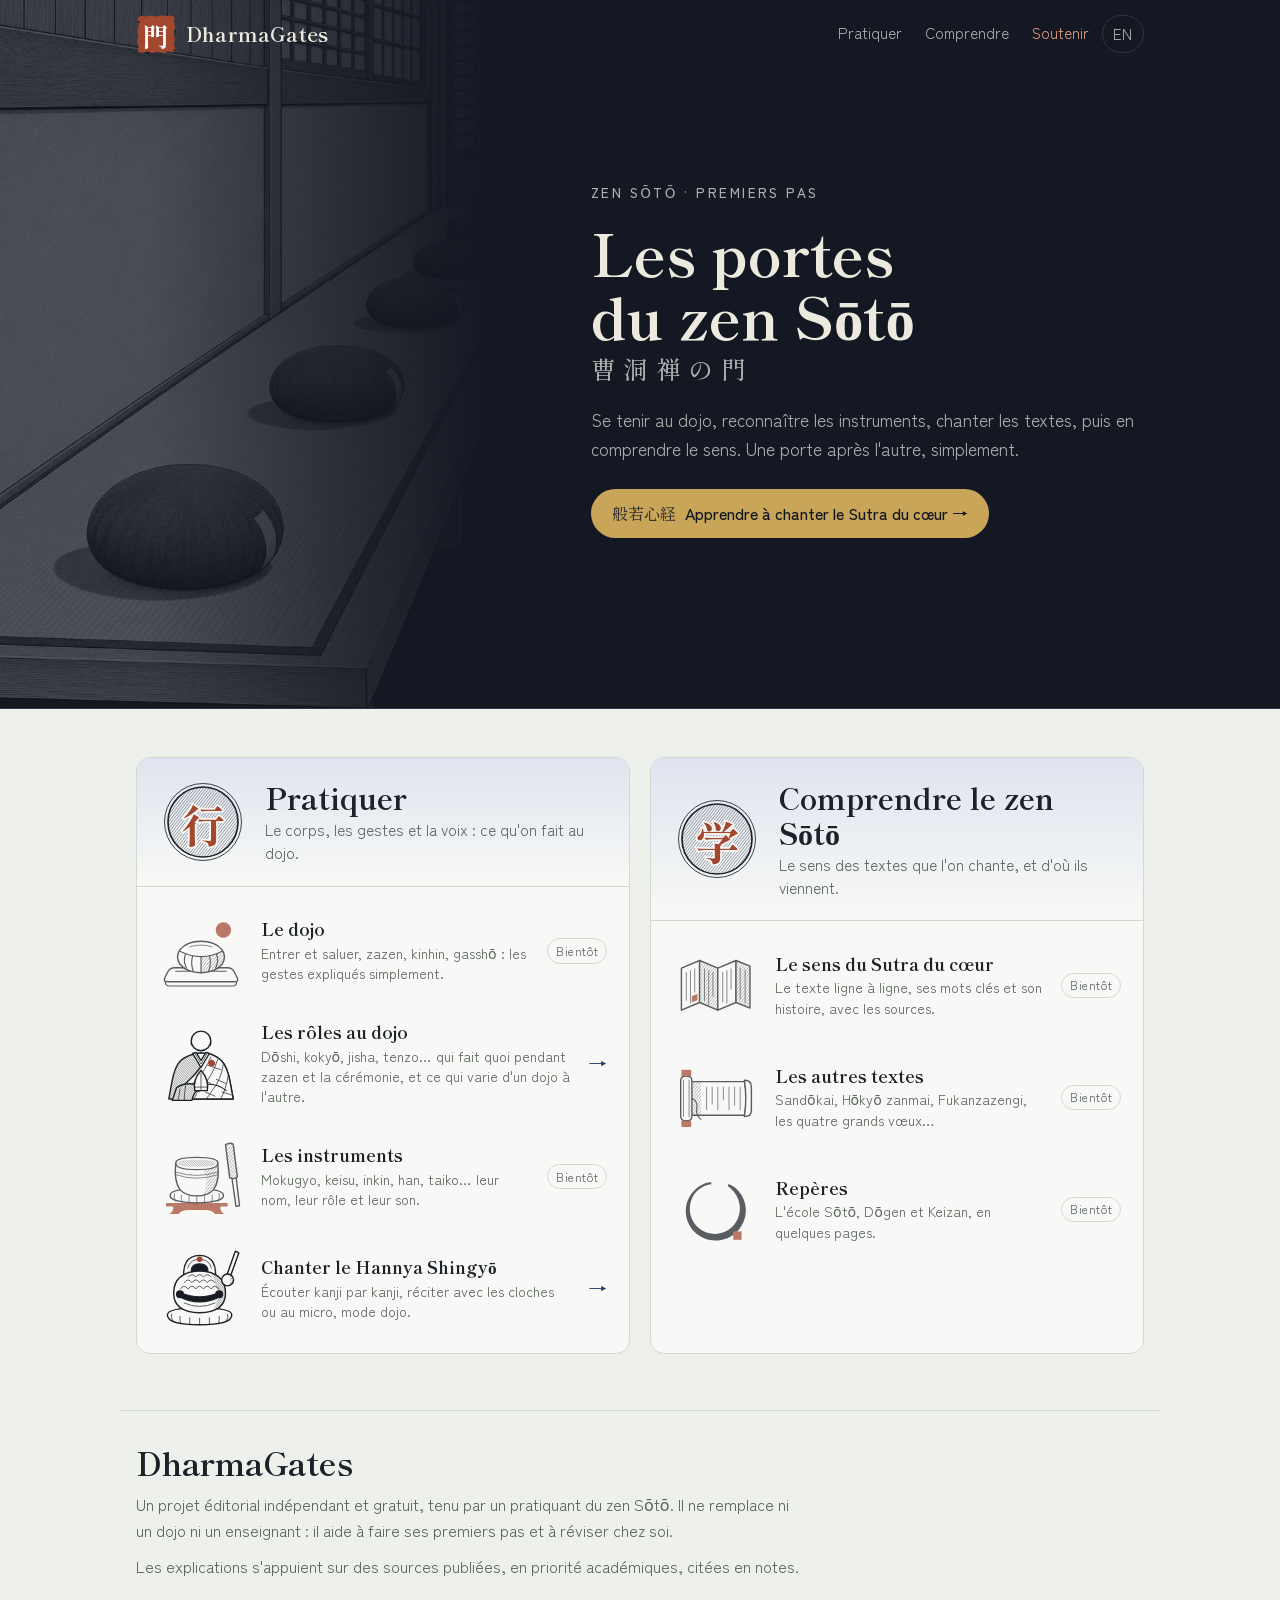
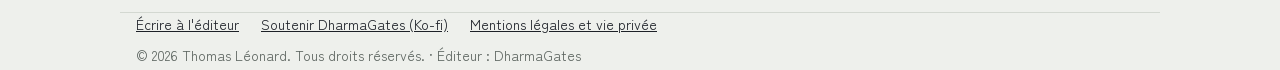
<file: index.html>
<!doctype html>
<html lang="fr">
<head>
<meta charset="utf-8">
<meta name="viewport" content="width=device-width,initial-scale=1">
<!-- Généré par outils/accueil-site.py : modifier ce script, pas ce fichier. -->
<title>DharmaGates · Pratiquer et comprendre le zen Sōtō</title>
<meta name="description" content="Apprendre les bases du zen Sōtō : les gestes du dojo, les instruments, le chant des textes, et le sens de ces textes, à commencer par le Sutra du cœur (Hannya Shingyō).">
<link rel="canonical" href="https://dharmagates.eu/">
<link rel="alternate" hreflang="fr" href="https://dharmagates.eu/">
<link rel="alternate" hreflang="en" href="https://dharmagates.eu/en/">
<link rel="alternate" hreflang="x-default" href="https://dharmagates.eu/">
<meta property="og:type" content="website">
<meta property="og:site_name" content="DharmaGates">
<meta property="og:title" content="DharmaGates · Pratiquer et comprendre le zen Sōtō">
<meta property="og:description" content="Les gestes du dojo, les instruments, le chant et le sens des textes, à commencer par le Sutra du cœur.">
<meta property="og:url" content="https://dharmagates.eu/">
<meta property="og:locale" content="fr_FR">
<meta property="og:image" content="https://dharmagates.eu/hannya-shingyo/partage.png">
<meta property="og:image:width" content="1200">
<meta property="og:image:height" content="630">
<meta property="og:image:alt" content="Sceau DharmaGates : le kanji 門 (la porte) sur une pierre rouge usée">
<meta name="twitter:card" content="summary_large_image">
<link rel="icon" href="hannya-shingyo/favicon.svg" type="image/svg+xml">
<link rel="alternate icon" href="hannya-shingyo/hannya.ico">
<link rel="preconnect" href="https://fonts.googleapis.com">
<link rel="preconnect" href="https://fonts.gstatic.com" crossorigin>
<link rel="stylesheet" href="https://fonts.googleapis.com/css2?family=Shippori+Mincho:wght@500;700&family=Zen+Kaku+Gothic+New:wght@400;500;700&display=swap">
<link rel="stylesheet" href="site.css">
</head>
<body>
<svg class="defs" width="0" height="0" aria-hidden="true"><defs><pattern id="hach" width="3.2" height="3.2" patternUnits="userSpaceOnUse" patternTransform="rotate(38)"><line class="hl" x1="0" y1="0" x2="0" y2="3.2"/></pattern><pattern id="hach2" width="2.4" height="2.4" patternUnits="userSpaceOnUse" patternTransform="rotate(-42)"><line class="hl" x1="0" y1="0" x2="0" y2="2.4"/></pattern></defs></svg>

<header class="wrap top">
  <a class="brand" href="./" aria-label="DharmaGates, accueil"><svg class="seal" viewBox="0 0 200 200" aria-hidden="true"><path d="M 16 12 L 40 8 L 46 14 L 70 7 L 104 12 L 132 6 L 150 10 L 176 8 L 192 16 L 190 40 L 195 64 L 188 98 L 194 128 L 190 150 L 196 172 L 186 193 L 160 188 L 138 194 L 110 189 L 84 195 L 58 188 L 34 194 L 10 190 L 13 164 L 6 138 L 12 110 L 7 82 L 14 56 L 8 32 Z"/><g class="wear"><circle cx="14" cy="40" r="5"/><circle cx="60" cy="196" r="6"/><circle cx="196" cy="88" r="5"/><circle cx="190" cy="180" r="4"/></g><text x="100" y="106" text-anchor="middle" dominant-baseline="central" font-weight="700" font-size="128">門</text></svg><span aria-hidden="true">DharmaGates</span></a>
  <nav class="menu" aria-label="Menu principal">
    <ul>
      <li><a href="#pratiquer">Pratiquer</a></li>
      <li><a href="#comprendre">Comprendre</a></li>
      <li class="don" data-don hidden><a data-don href="#">Soutenir</a></li>
      <li class="lang"><a href="en/" hreflang="en" lang="en" aria-label="English version">EN</a></li>
    </ul>
  </nav>
</header>

<main>
  <div class="hero">
    <!-- Fond d'encre qui remonte derrière l'en-tête, avec l'estrade du dojo en filigrane calée dans le coin haut gauche -->
    <div class="encre" aria-hidden="true"><img src="accueil-dojo.webp" alt="" width="926" height="1463"></div>
    <div class="wrap"><div class="hero-text">
      <p class="eyebrow">Zen Sōtō · premiers pas</p>
      <h1>Les portes du zen Sōtō<span class="jp" lang="ja">曹洞禅の門</span></h1>
      <p class="lead">Se tenir au dojo, reconnaître les instruments, chanter les textes, puis en comprendre le sens. Une porte après l'autre, simplement.</p>
      <a class="cta" href="hannya-shingyo/fr/"><span class="jp" lang="ja" aria-hidden="true">般若心経</span> Apprendre à chanter le Sutra du cœur →</a>
    </div></div>
  </div>

  <!-- Deux portes. Une ligne « soon » devient un lien (href) quand sa page est en ligne. -->
  <div class="wrap gates">
    <section class="gate" id="pratiquer" aria-labelledby="g1">
      <header><span class="embleme" aria-hidden="true"><svg viewBox="0 0 120 120"><circle class="e-h" cx="60" cy="60" r="50"/><circle class="e-r1" cx="60" cy="60" r="55"/><circle class="e-r2" cx="60" cy="60" r="50"/><text x="60" y="62" text-anchor="middle" dominant-baseline="central" lang="ja">行</text></svg></span><div><h2 id="g1">Pratiquer</h2><p>Le corps, les gestes et la voix : ce qu'on fait au dojo.</p></div></header>
      <ul>
      <li><div class="item soon"><span class="pic" aria-hidden="true"><svg viewBox="0 0 120 120"><circle class="a" cx="92" cy="30" r="11"/><path class="s" d="M22 84 L98 84 Q104 84 107 89 L112 99 Q114 104 107 104 L13 104 Q6 104 8 99 L13 89 Q16 84 22 84 Z"/><path class="d" d="M9 104 Q9 110 15 110 L105 110 Q111 110 111 104"/><path class="d" d="M24 89 L96 89"/><path class="s" d="M30 58 Q23 68 30 79 Q40 91 60 91 Q80 91 90 79 Q97 68 90 58 Q80 46 60 46 Q40 46 30 58 Z"/><path class="h" d="M60 69 Q78 68 91 60 Q96 69 90 79 Q80 91 60 91 Z"/><path class="d" d="M29 60 Q60 76 91 60"/><path class="d" d="M38 64 Q34 74 39 84 M48 67 Q45 78 49 89 M60 68 L60 91 M72 67 Q75 78 71 89 M82 64 Q86 74 81 84"/><path class="d f" d="M44 54 Q60 49 76 54"/></svg></span><span class="t"><b>Le dojo</b><small>Entrer et saluer, zazen, kinhin, gasshō : les gestes expliqués simplement.</small></span><span class="tag">Bientôt</span></div></li>
      <li><a class="item" href="ceremonies/"><span class="pic" aria-hidden="true"><svg viewBox="0 0 120 120"><path class="s" d="M60 44 Q42 46 31 55 Q22 64 18 88 L14 110 L106 110 L102 88 Q98 64 89 55 Q78 46 60 44 Z"/><path class="h l" d="M60 44 Q42 46 31 55 Q22 64 18 88 L14 110 L26 110 Q31 93 45 81 Q58 69 66 53 L60 63 L50 45 Z"/><path class="s" d="M71 45 Q80 47 89 55 Q98 64 102 88 L106 110 L26 110 Q31 93 45 81 Q58 69 66 53 Z"/><path class="d f" d="M74 50 Q66 70 52 84 Q38 97 34 110 M84 53 Q76 78 62 92 Q52 102 50 110 M92 60 Q88 84 76 98 Q70 106 68 110 M99 76 Q96 96 88 110"/><path class="d f" d="M70 62 L88 68 M58 80 L74 88 M82 82 L96 88 M44 94 L58 100 M66 100 L80 106 M90 100 L103 104"/><path class="s" d="M48 45 L60 65 L72 45 L67 43.5 L60 55 L53 43.5 Z"/><path class="d f" d="M51 44.5 L60 60 L69 44.5"/><path class="s" d="M51 89 Q36 86 25 94 L19 112 L47 112 Q49 103 54 98 Z"/><path class="h l" d="M51 89 Q36 86 25 94 L19 112 L47 112 Q49 103 54 98 Z"/><path class="d f" d="M30 96 Q29 104 27 112 M38 91 Q36 102 36 112"/><path class="d" d="M69 89 Q84 88 96 98"/><path class="s" d="M51 98 Q48 83 60 69 Q72 83 69 98 Z"/><path class="d f" d="M60 73 L60 98 M52 93 L68 93"/><circle class="s" cx="60" cy="27" r="14"/><path class="d f" d="M46 28 Q44 31 47 34 M74 28 Q76 31 73 34"/><path class="a" d="M72 55 q4 -3 7 1 q3 4 -1 7 q-4 2 -7 -2 q-2 -3 1 -6 Z"/></svg></span><span class="t"><b>Les rôles au dojo</b><small>Dōshi, kokyō, jisha, tenzo… qui fait quoi pendant zazen et la cérémonie, et ce qui varie d'un dojo à l'autre.</small></span><span class="go" aria-hidden="true">→</span></a></li>
      <li><div class="item soon"><span class="pic" aria-hidden="true"><svg viewBox="0 0 120 120"><path class="s" d="M104 60 L110 59 L115 101 L110 102 Z"/><path class="s" d="M95 14 Q101 10 106 13 L112 60 Q107 64 101 61 Z"/><path class="h" d="M95 14 Q101 10 106 13 L112 60 Q107 64 101 61 Z"/><path class="a" d="M10 97 H98 V102 H10 Z M20 102 H88 Q86 107 93 113 H80 Q76 107 66 107 H42 Q32 107 28 113 H15 Q22 107 20 102 Z"/><path class="s" d="M16 86 Q16 77 54 77 Q92 77 92 86 Q93 96 54 97 Q15 96 16 86 Z"/><path class="d f" d="M22 84 Q20 90 24 95 M32 86 Q31 92 33 96.5 M43 87.5 Q42.5 93 43.5 97 M54 88 L54 97 M65 87.5 Q65.5 93 64.5 97 M76 86 Q77 92 75 96.5 M86 84 Q88 90 84 95"/><path class="s" d="M24 40 Q24 32 54 32 Q84 32 84 40 Q87 66 78 78 Q70 87 54 87 Q38 87 30 78 Q21 66 24 40 Z"/><path class="h l" d="M27.5 40 Q27.5 35.5 54 35.5 Q80.5 35.5 80.5 40 Q80.5 45.5 54 45.5 Q27.5 45.5 27.5 40 Z"/><path class="h" d="M64 50 Q76 49 84 43 Q87 66 78 78 Q72 85 62 86.5 Q72 70 64 50 Z"/><path class="d" d="M24 40 Q24 49.5 54 49.5 Q84 49.5 84 40"/><path class="d f" d="M24.5 53 Q54 62.5 83.5 53 M25 57 Q54 66.5 83 57"/></svg></span><span class="t"><b>Les instruments</b><small>Mokugyo, keisu, inkin, han, taiko… leur nom, leur rôle et leur son.</small></span><span class="tag">Bientôt</span></div></li>
      <li><a class="item" href="hannya-shingyo/fr/"><span class="pic" aria-hidden="true"><svg viewBox="0 0 120 120"><path class="s" d="M12 97 Q12 87 58 87 Q104 87 104 97 Q104 111 58 111 Q12 111 12 97 Z"/><path class="d f" d="M18 96 Q16 101 20 106 M30 99 Q29 104 31 109 M44 101 L44 110.5 M58 101.5 L58 111 M72 101 L72 110.5 M86 99 Q87 104 85 109 M98 96 Q100 101 96 106"/><path class="s" d="M36 48 Q31 13 58 12 Q85 13 80 48 Z"/><path class="s" d="M21 66 Q21 36 58 34 Q95 36 95 66 Q95 93 58 94 Q21 93 21 66 Z"/><path class="h l" d="M74 37 Q95 44 95 66 Q95 86 78 91.5 Q90 64 74 37 Z"/><path class="hole" d="M46 34.6 Q46 24 58 24 Q70 24 70 34.6 Q58 33.4 46 34.6 Z"/><path class="d f" d="M41 30 Q44 19 54 18 M75 30 Q72 19 62 18"/><path class="d f" d="M36 51 q5.5 -8 11 0 q5.5 -8 11 0 q5.5 -8 11 0 q5.5 -8 11 0 M30.5 60 q5.5 -8 11 0 q5.5 -8 11 0 q5.5 -8 11 0 q5.5 -8 11 0 q5.5 -8 11 0 M41.5 43 q5.5 -7 11 0 q5.5 -7 11 0 q5.5 -7 11 0"/><path class="hole" d="M29 71 Q58 86 87 71 Q90 66 85 65.5 Q58 77 31 65.5 Q26 66 29 71 Z"/><circle class="hole" cx="30" cy="67.5" r="5"/><circle class="hole" cx="86" cy="67.5" r="5"/><path class="d f" d="M36 80 Q58 90 80 80"/><circle class="a" cx="58" cy="17.5" r="4"/><path class="s" d="M109 6 L114 8.5 L102 42 L97 40 Z"/><circle class="s" cx="98" cy="47" r="8.5"/><path class="h" d="M98 38.5 a8.5 8.5 0 0 1 0 17 a12 12 0 0 0 0 -17 Z"/></svg></span><span class="t"><b>Chanter le Hannya Shingyō</b><small>Écouter kanji par kanji, réciter avec les cloches ou au micro, mode dojo.</small></span><span class="go" aria-hidden="true">→</span></a></li>
      </ul>
    </section>
    <section class="gate" id="comprendre" aria-labelledby="g2">
      <header><span class="embleme" aria-hidden="true"><svg viewBox="0 0 120 120"><circle class="e-h" cx="60" cy="60" r="50"/><circle class="e-r1" cx="60" cy="60" r="55"/><circle class="e-r2" cx="60" cy="60" r="50"/><text x="60" y="62" text-anchor="middle" dominant-baseline="central" lang="ja">学</text></svg></span><div><h2 id="g2">Comprendre le zen Sōtō</h2><p>Le sens des textes que l'on chante, et d'où ils viennent.</p></div></header>
      <ul>
      <li><div class="item soon"><span class="pic" aria-hidden="true"><svg viewBox="0 0 120 120"><path class="s" d="M12 36 L38 25 L38 85 L12 96 Z"/><path class="s" d="M38 25 L64 36 L64 96 L38 85 Z"/><path class="s" d="M64 36 L90 25 L90 85 L64 96 Z"/><path class="s" d="M90 25 L110 33 L110 93 L90 85 Z"/><path class="h" d="M38 25 L64 36 L64 96 L38 85 Z"/><path class="h" d="M90 25 L110 33 L110 93 L90 85 Z"/><path class="d f" d="M19 42 L19 82 M25 39.5 L25 86 M31 37 L31 70 M45 37 L45 82 M51 39.5 L51 88 M57 42 L57 76 M71 42 L71 84 M77 39.5 L77 86 M83 37 L83 66 M96 36 L96 80 M103 39 L103 86"/><path class="a" d="M27 76 L35 72.6 L35 81.6 L27 85 Z"/></svg></span><span class="t"><b>Le sens du Sutra du cœur</b><small>Le texte ligne à ligne, ses mots clés et son histoire, avec les sources.</small></span><span class="tag">Bientôt</span></div></li>
      <li><div class="item soon"><span class="pic" aria-hidden="true"><svg viewBox="0 0 120 120"><path class="s" d="M26 38 L102 38 Q107 62 102 86 L26 86 Z"/><path class="h" d="M26 38 L40 38 L40 86 L26 86 Z"/><path class="d f" d="M48 46 L48 78 M56 46 L56 70 M64 46 L64 78 M72 46 L72 64 M80 46 L80 78 M88 46 L88 72 M96 46 L96 78"/><path class="s" d="M102 36 Q112 36 112 45 L112 79 Q112 88 102 88 Q106 62 102 36 Z"/><path class="s" d="M19 30 Q11 30 11 37 L11 87 Q11 94 19 94 Q27 94 27 87 L27 37 Q27 30 19 30 Z"/><path class="d f" d="M15 36 L15 88 M23 36 L23 88"/><path class="a" d="M14 21 H24 Q26 21 26 23 V30 H12 V23 Q12 21 14 21 Z M12 94 H26 V101 Q26 103 24 103 H14 Q12 103 12 101 Z"/><path class="d" d="M27 62 Q36 66 34 76 Q32 86 40 92"/></svg></span><span class="t"><b>Les autres textes</b><small>Sandōkai, Hōkyō zanmai, Fukanzazengi, les quatre grands vœux…</small></span><span class="tag">Bientôt</span></div></li>
      <li><div class="item soon"><span class="pic" aria-hidden="true"><svg viewBox="0 0 120 120"><path class="s brush" d="M79.5 24.3 L83.1 25.9 L86.5 28.0 L89.7 30.5 L92.6 33.3 L95.2 36.3 L97.6 39.7 L99.6 43.2 L101.2 47.0 L102.5 50.9 L103.4 54.9 L103.9 59.0 L104.0 63.2 L103.7 67.3 L102.9 71.4 L101.8 75.4 L100.3 79.3 L98.5 83.0 L96.3 86.6 L93.7 89.9 L90.8 92.9 L87.7 95.7 L84.3 98.1 L80.7 100.2 L76.9 102.0 L72.9 103.3 L68.9 104.3 L64.8 104.9 L60.6 105.0 L56.5 104.8 L52.4 104.2 L48.4 103.2 L44.5 101.8 L40.8 100.1 L37.3 98.0 L34.0 95.6 L30.9 92.9 L28.1 89.9 L25.7 86.7 L23.5 83.3 L21.8 79.7 L20.3 75.9 L19.2 72.1 L18.6 68.2 L18.2 64.2 L18.3 60.3 L18.7 56.4 L19.5 52.5 L20.7 48.8 L22.2 45.2 L24.0 41.8 L26.1 38.7 L28.5 35.7 L31.1 32.9 L33.9 30.3 L36.9 28.0 L40.1 26.0 L43.5 24.4 L47.1 23.0 L50.7 22.0 L54.4 21.3 L54.9 24.5 L51.4 25.1 L48.1 26.0 L44.8 27.3 L41.7 28.8 L38.8 30.7 L36.0 32.8 L33.4 35.2 L31.1 37.8 L29.2 40.7 L27.6 43.8 L26.3 47.0 L25.2 50.2 L24.5 53.6 L24.1 57.0 L24.0 60.4 L24.2 63.8 L24.7 67.1 L25.6 70.4 L26.7 73.5 L28.1 76.5 L29.8 79.4 L31.8 82.1 L34.0 84.6 L36.4 86.9 L39.0 88.9 L41.7 90.7 L44.6 92.2 L47.7 93.5 L50.8 94.4 L54.0 95.1 L57.2 95.5 L60.5 95.6 L63.7 95.3 L66.9 94.8 L70.1 94.0 L73.1 92.9 L76.1 91.5 L78.9 89.9 L81.6 88.0 L84.0 85.9 L86.3 83.6 L88.4 81.0 L90.2 78.3 L91.8 75.4 L93.1 72.4 L94.1 69.3 L94.9 66.0 L95.3 62.7 L95.5 59.4 L95.4 56.0 L94.9 52.7 L94.1 49.4 L93.1 46.1 L91.7 43.0 L90.1 39.9 L88.2 37.0 L86.0 34.3 L83.6 31.7 L80.9 29.3 L78.0 27.1 Z"/><path class="a" d="M86 92 h12 v12 h-12 Z"/></svg></span><span class="t"><b>Repères</b><small>L'école Sōtō, Dōgen et Keizan, en quelques pages.</small></span><span class="tag">Bientôt</span></div></li>
      </ul>
    </section>
  </div>

  <section class="wrap about" aria-labelledby="apropos">
    <h2 id="apropos">DharmaGates</h2>
    <p>Un projet éditorial indépendant et gratuit, tenu par un pratiquant du zen Sōtō. Il ne remplace ni un dojo ni un enseignant : il aide à faire ses premiers pas et à réviser chez soi.</p>
    <p>Les explications s'appuient sur des sources publiées, en priorité académiques, citées en notes.</p>
  </section>
</main>

<footer class="wrap">
  <ul>
    <li><a href="mailto:dharmagates.contact@gmail.com">Écrire à l'éditeur</a></li>
    <li data-don hidden><a data-don href="#">Soutenir DharmaGates (Ko-fi)</a></li>
    <li><a href="hannya-shingyo/mentions.html">Mentions légales et vie privée</a></li>
  </ul>
  <p>© 2026 Thomas Léonard. Tous droits réservés. · Éditeur : DharmaGates</p>
</footer>

<script src="hannya-shingyo/dons.js"></script>
</body>
</html>
</file>
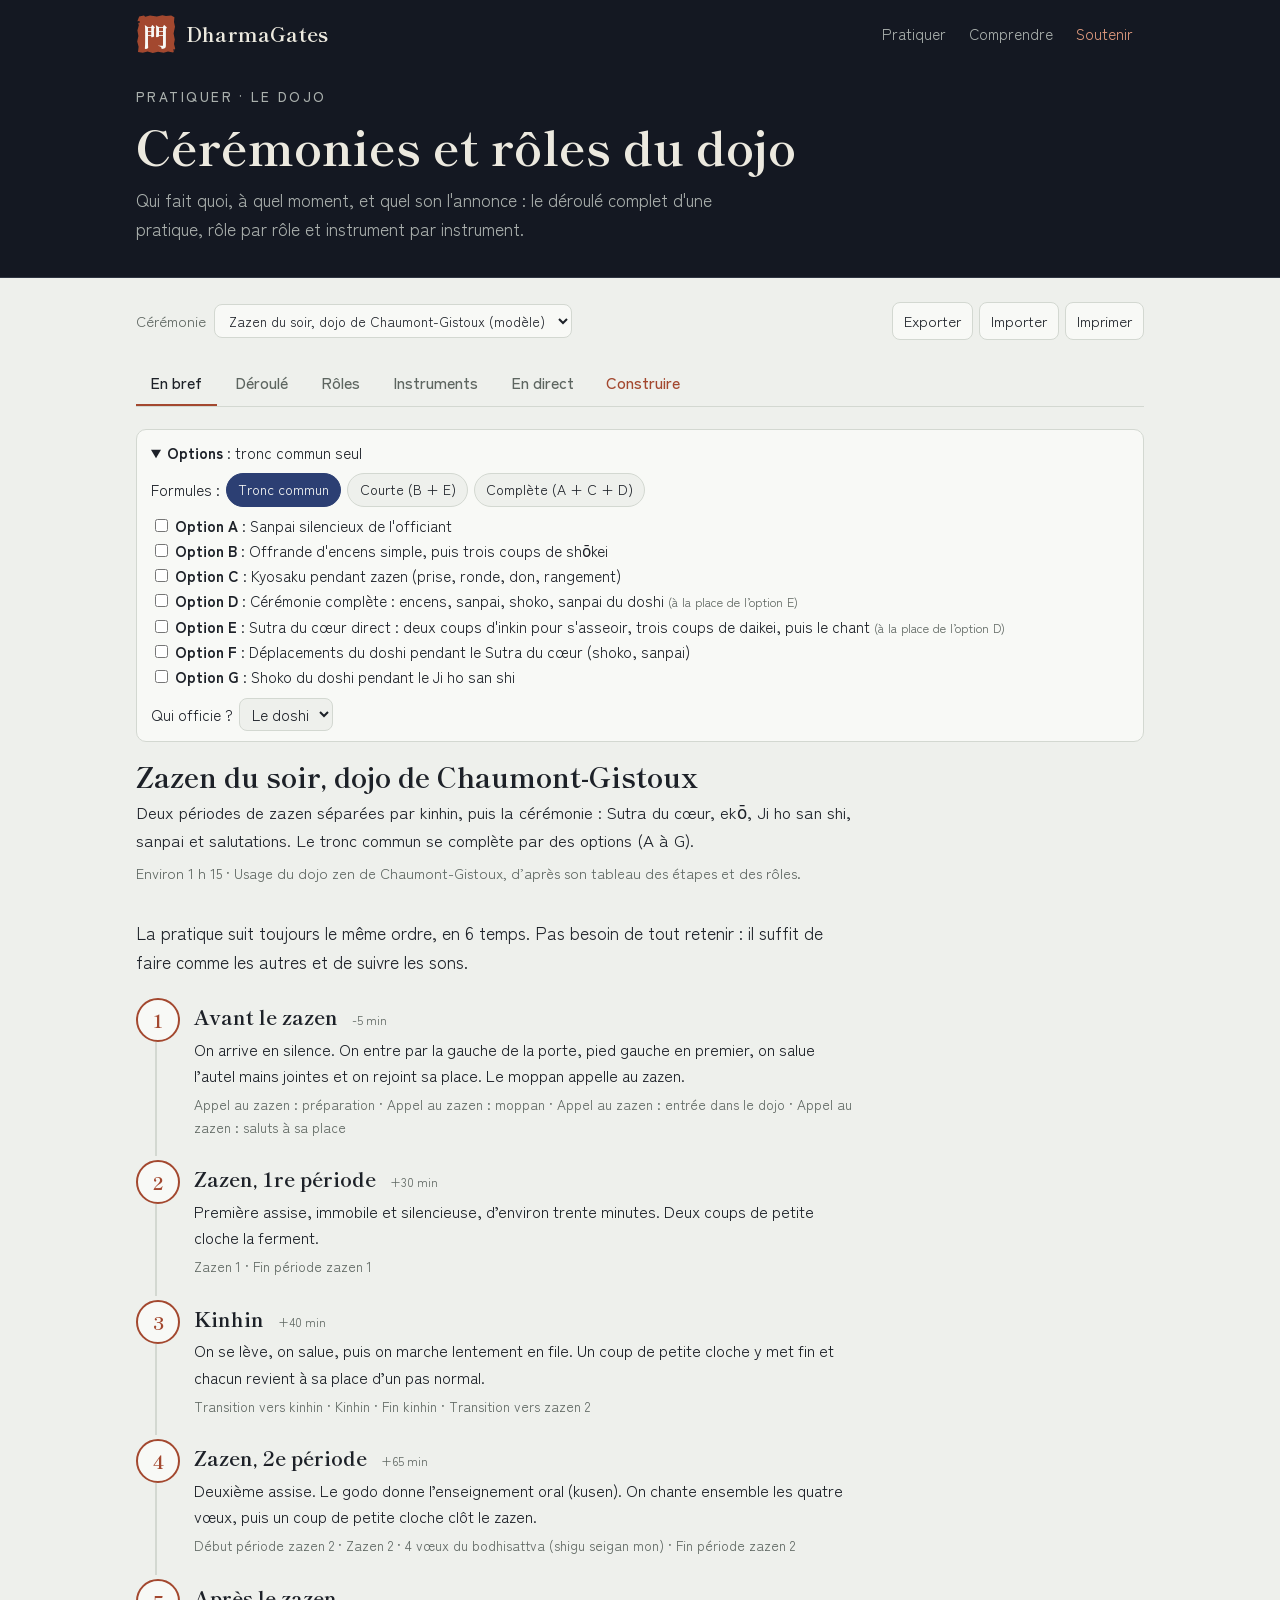
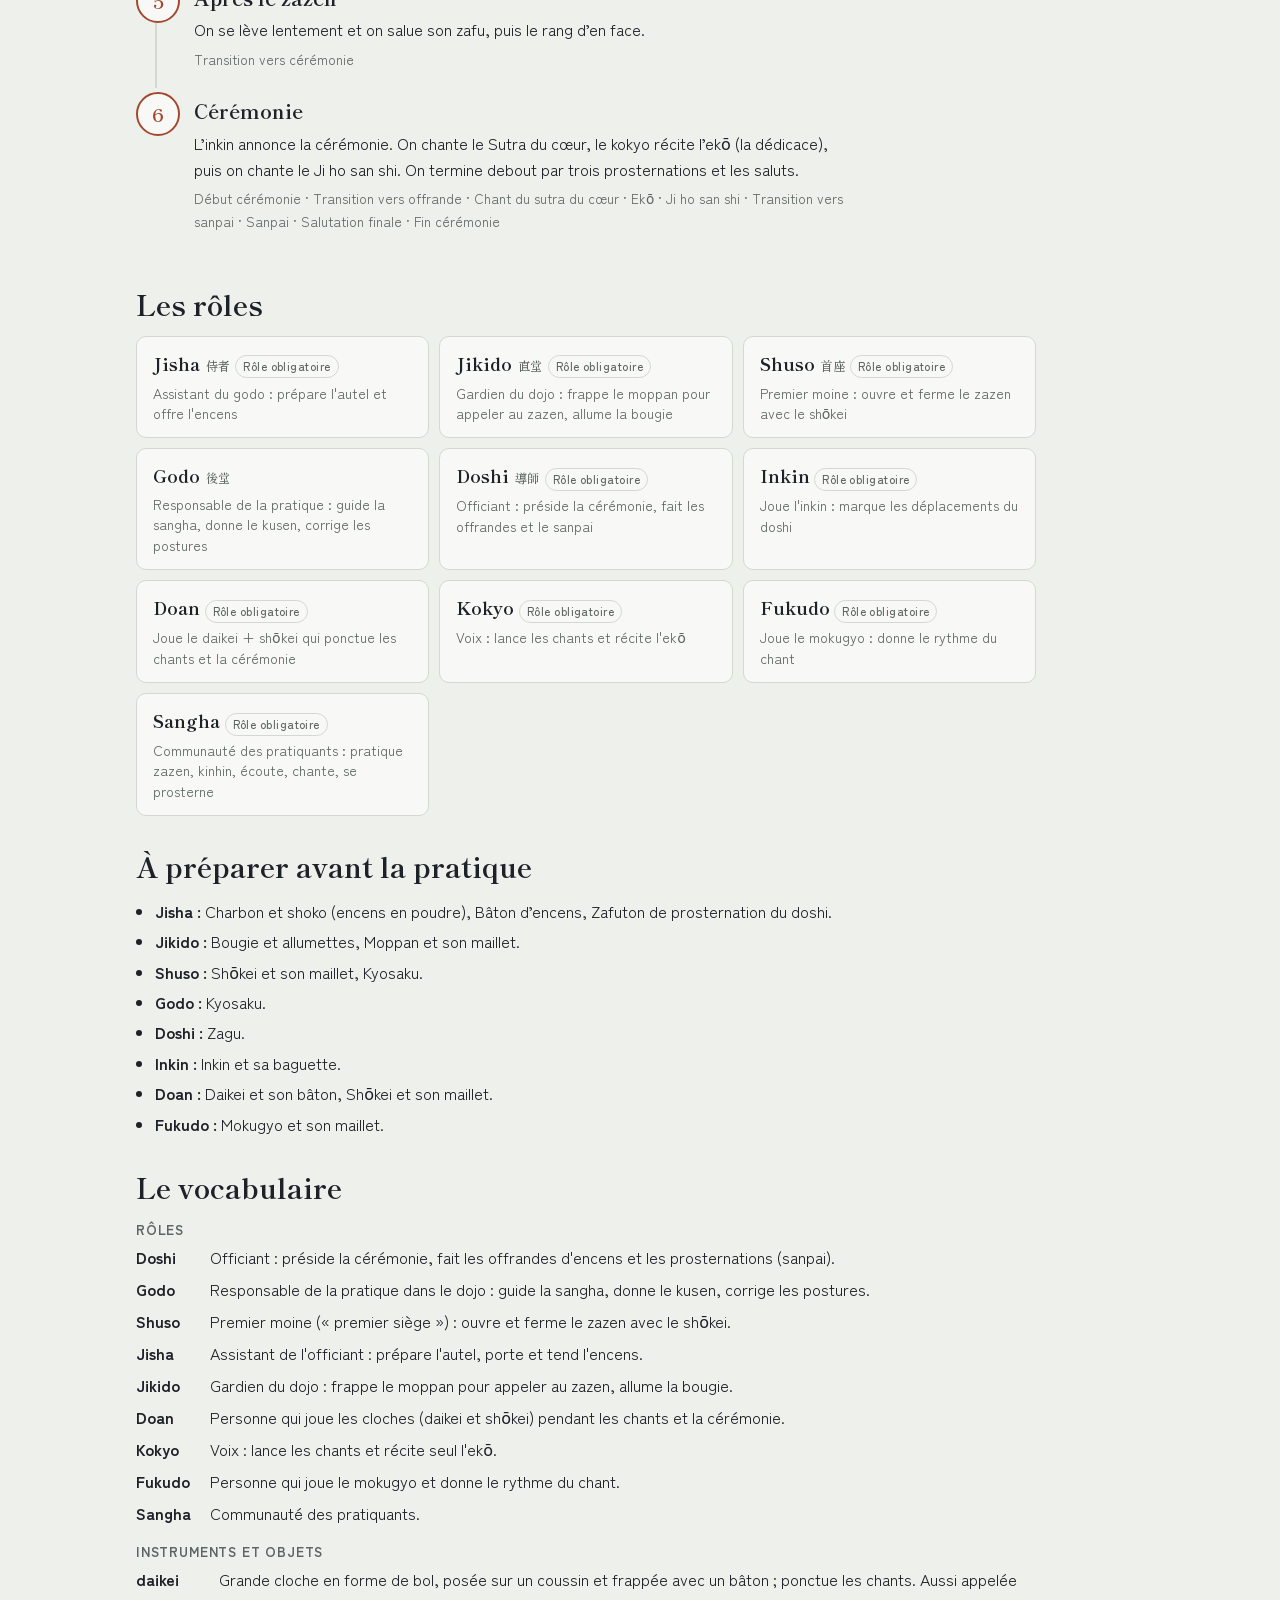
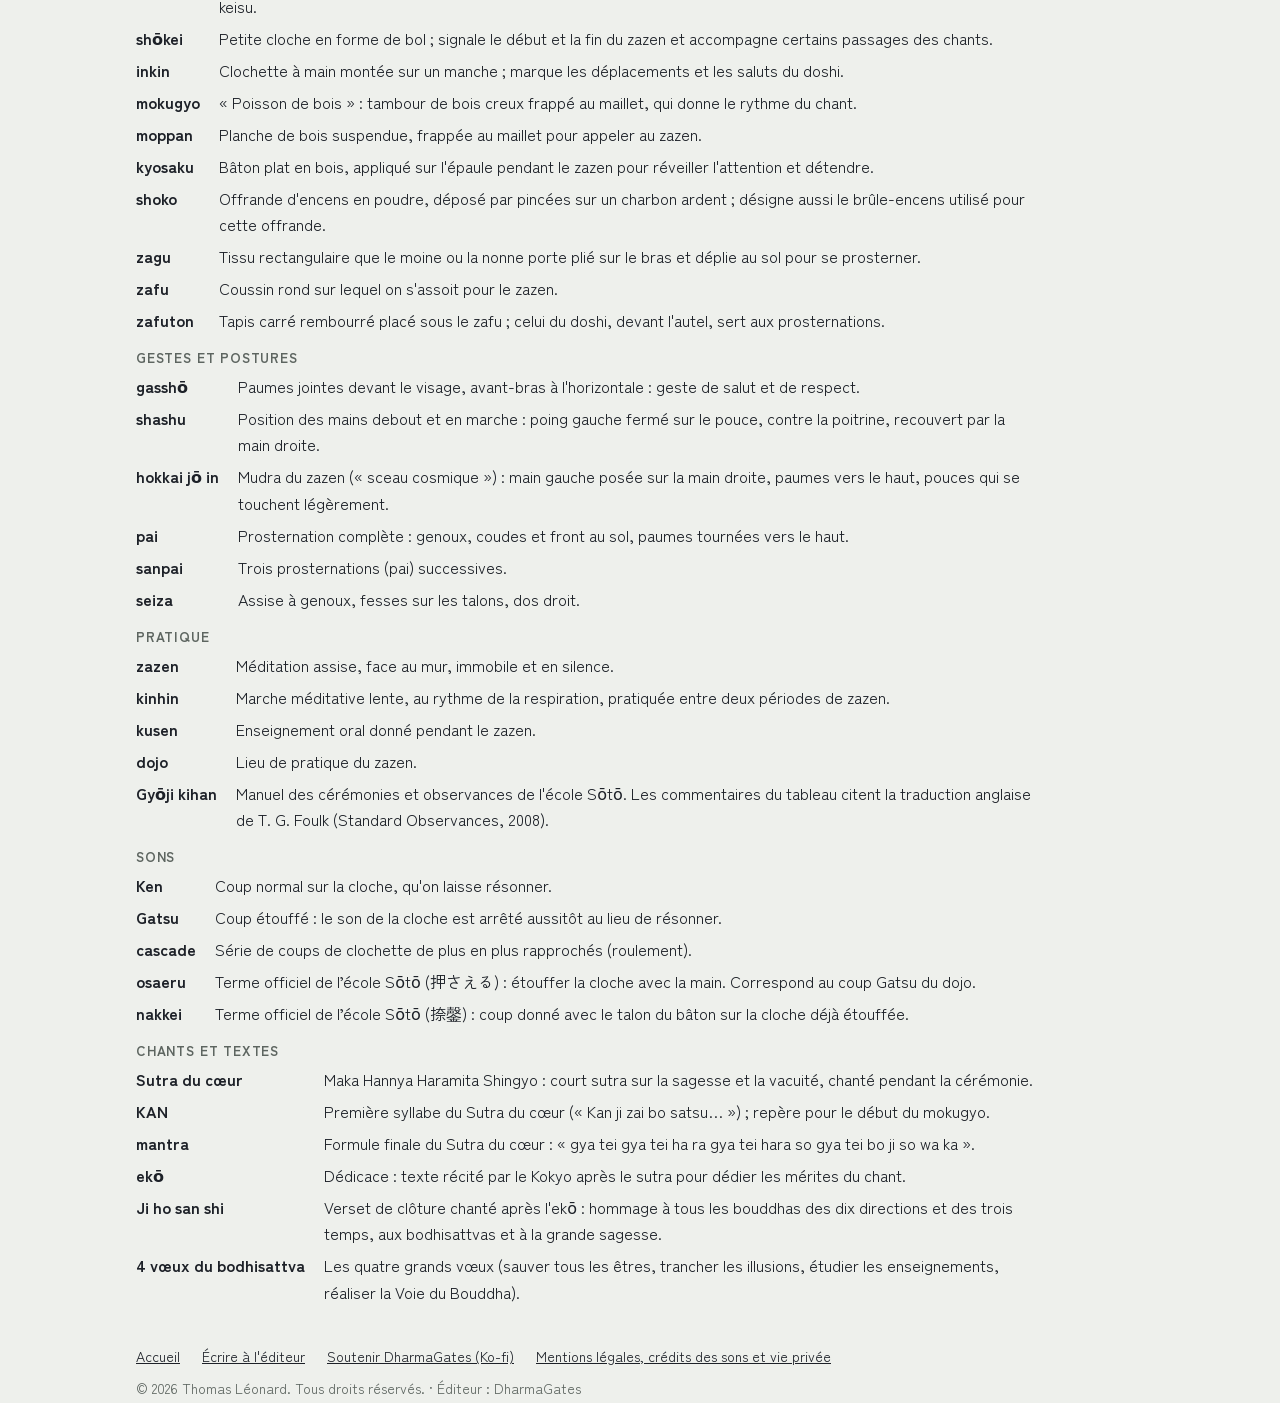
<file: ceremonies/index.html>
<!doctype html>
<html lang="fr">
<head>
<meta charset="utf-8">
<meta name="viewport" content="width=device-width,initial-scale=1">
<title>Cérémonies et rôles du dojo · DharmaGates</title>
<meta name="description" content="Qui fait quoi pendant le zazen et la cérémonie : le déroulé étape par étape, les rôles (dōshi, kokyō, jisha, dōan…), les instruments et leurs sons, et un mode en direct sur téléphone.">
<link rel="canonical" href="https://dharmagates.eu/ceremonies/">
<meta property="og:type" content="website">
<meta property="og:site_name" content="DharmaGates">
<meta property="og:locale" content="fr_FR">
<meta property="og:url" content="https://dharmagates.eu/ceremonies/">
<meta property="og:title" content="Cérémonies et rôles du dojo · DharmaGates">
<meta property="og:description" content="Le déroulé du zazen et de la cérémonie, rôle par rôle et instrument par instrument.">
<meta property="og:image" content="https://dharmagates.eu/hannya-shingyo/partage.png">
<meta name="theme-color" content="#141822">
<link rel="icon" href="../hannya-shingyo/favicon.svg" type="image/svg+xml">
<link rel="alternate icon" href="../hannya-shingyo/hannya.ico">
<link rel="stylesheet" href="https://fonts.googleapis.com/css2?family=Shippori+Mincho:wght@500;700&family=Zen+Kaku+Gothic+New:wght@400;500;700&display=swap">
<link rel="stylesheet" href="../site.css">
<link rel="stylesheet" href="ceremonies.css">
</head>
<body>

<div class="bande">
  <header class="wrap top">
    <a class="brand" href="../" aria-label="DharmaGates, accueil"><svg class="seal" viewBox="0 0 200 200" aria-hidden="true"><path d="M 16 12 L 40 8 L 46 14 L 70 7 L 104 12 L 132 6 L 150 10 L 176 8 L 192 16 L 190 40 L 195 64 L 188 98 L 194 128 L 190 150 L 196 172 L 186 193 L 160 188 L 138 194 L 110 189 L 84 195 L 58 188 L 34 194 L 10 190 L 13 164 L 6 138 L 12 110 L 7 82 L 14 56 L 8 32 Z"/><g class="wear"><circle cx="14" cy="40" r="5"/><circle cx="60" cy="196" r="6"/><circle cx="196" cy="88" r="5"/><circle cx="190" cy="180" r="4"/></g><text x="100" y="106" text-anchor="middle" dominant-baseline="central" font-weight="700" font-size="128">門</text></svg><span aria-hidden="true">DharmaGates</span></a>
    <nav class="menu" aria-label="Menu principal">
      <ul>
        <li><a href="../#pratiquer">Pratiquer</a></li>
        <li><a href="../#comprendre">Comprendre</a></li>
        <li class="don" data-don hidden><a data-don href="#">Soutenir</a></li>
      </ul>
    </nav>
  </header>
  <div class="wrap titre">
    <p class="eyebrow">Pratiquer · le dojo</p>
    <h1>Cérémonies et rôles du dojo</h1>
    <p class="lead">Qui fait quoi, à quel moment, et quel son l'annonce : le déroulé complet d'une pratique, rôle par rôle et instrument par instrument.</p>
  </div>
</div>

<main class="wrap">
  <div class="barre">
    <label class="choix"><span>Cérémonie</span> <select id="choix-ceremonie"></select></label>
    <div class="outils">
      <button type="button" id="b-exporter" title="Enregistrer cette cérémonie dans un fichier sur votre appareil">Exporter</button>
      <label class="bouton" title="Ouvrir un fichier de cérémonie exporté depuis ce module, ou un tableau Excel (.xlsx) : une étape par ligne, un rôle par colonne">Importer<input type="file" id="b-importer" accept=".json,application/json,.xlsx,application/vnd.openxmlformats-officedocument.spreadsheetml.sheet" hidden></label>
      <button type="button" id="b-retirer" hidden>Retirer</button>
      <button type="button" id="b-imprimer">Imprimer</button>
    </div>
  </div>
  <p class="message" id="message" role="status" hidden></p>

  <nav class="onglets" aria-label="Vues">
    <a href="#bref" data-vue="bref">En bref</a>
    <a href="#deroule" data-vue="deroule">Déroulé</a>
    <a href="#role" data-vue="role">Rôles</a>
    <a href="#instrument" data-vue="instrument">Instruments</a>
    <a href="#direct" data-vue="direct">En direct</a>
    <a href="#construire" data-vue="construire" class="onglet-construire">Construire</a>
  </nav>

  <div id="vue"></div>
  <div id="impression" aria-hidden="true"></div>
  <noscript><p>Ce module a besoin de JavaScript pour afficher la cérémonie.</p></noscript>
</main>

<footer class="wrap">
  <ul>
    <li><a href="../">Accueil</a></li>
    <li><a href="mailto:dharmagates.contact@gmail.com">Écrire à l'éditeur</a></li>
    <li data-don hidden><a data-don href="#">Soutenir DharmaGates (Ko-fi)</a></li>
    <li><a href="../hannya-shingyo/mentions.html">Mentions légales, crédits des sons et vie privée</a></li>
  </ul>
  <p>© 2026 Thomas Léonard. Tous droits réservés. · Éditeur : DharmaGates</p>
</footer>

<script src="../hannya-shingyo/dons.js"></script>
<script src="cases.js"></script>
<script src="excel.js"></script>
<script src="modeles/zazen-chaumont-gistoux.js"></script>
<script src="modeles/zazen-reims.js"></script>
<script src="construire.js"></script>
<script src="ceremonies.js"></script>
</body>
</html>
</file>
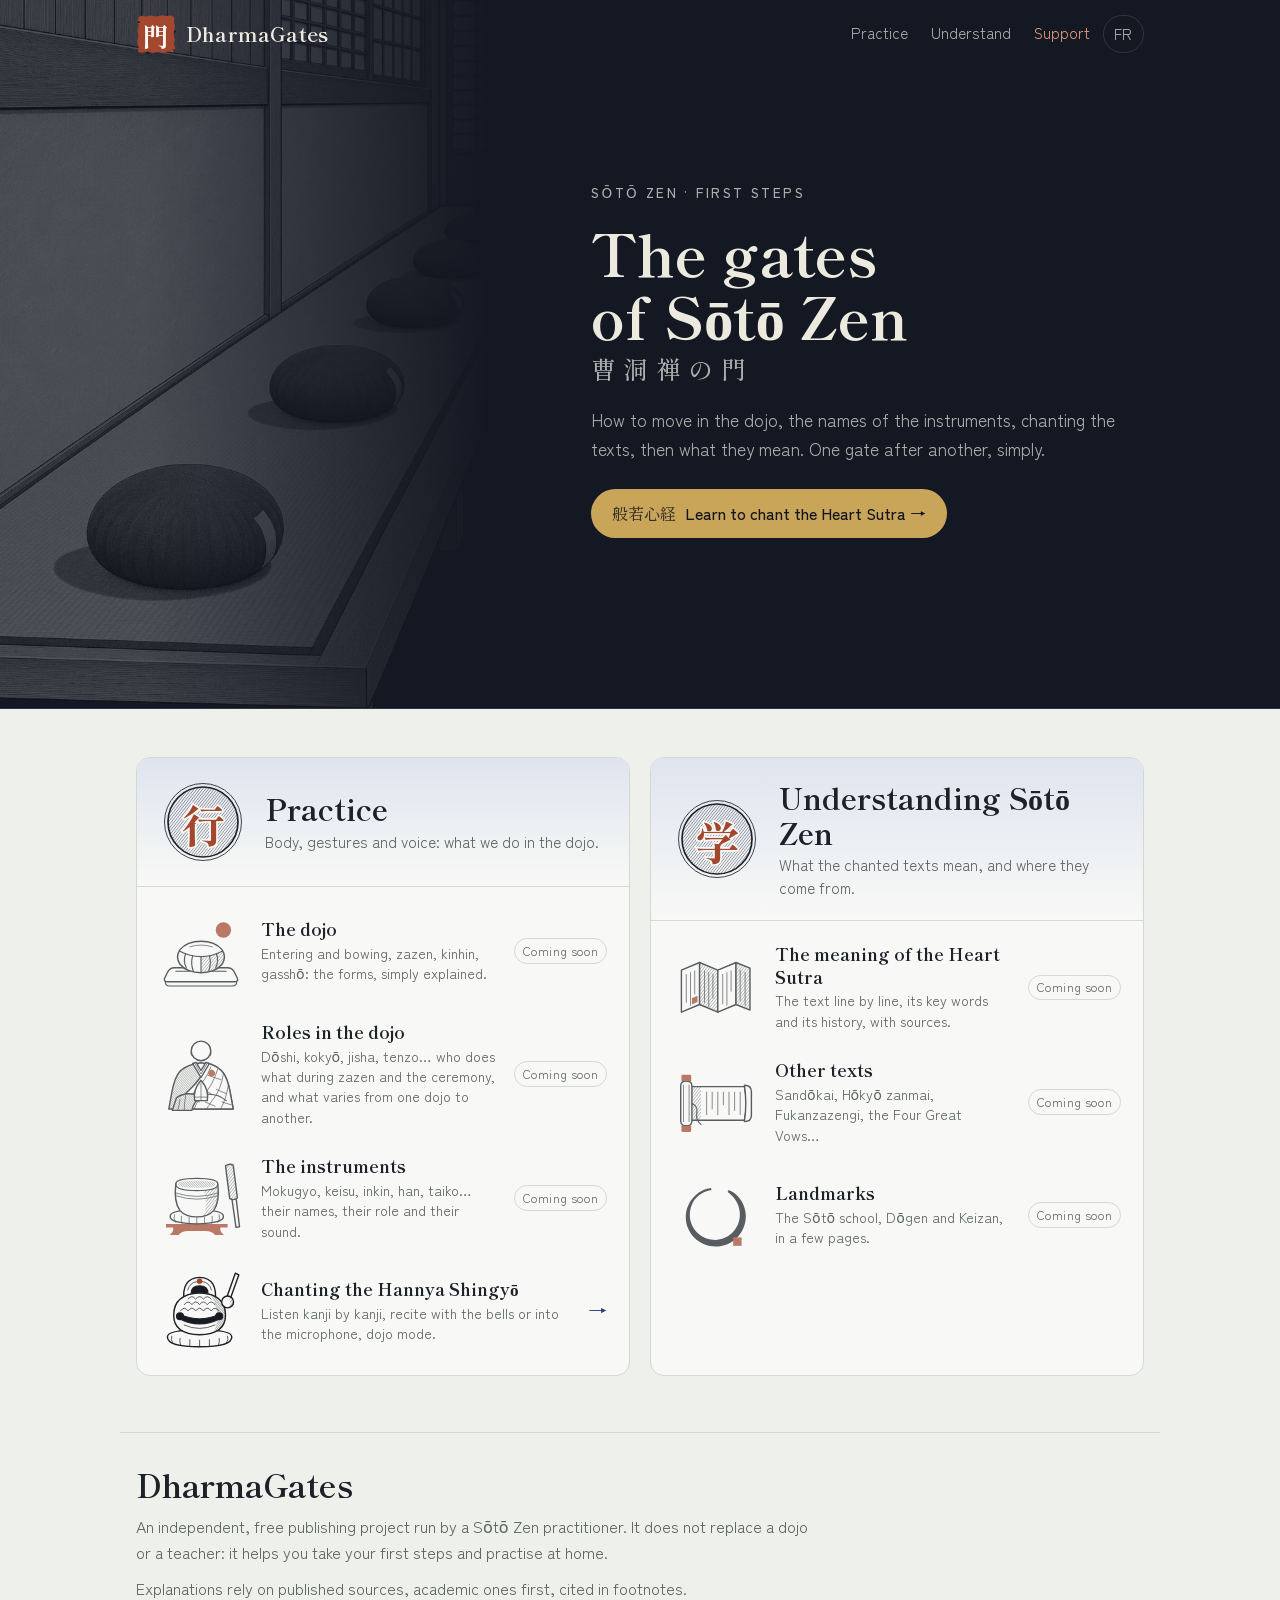
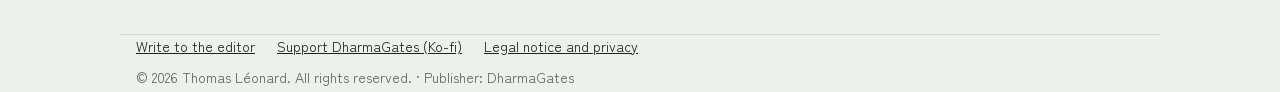
<file: en/index.html>
<!doctype html>
<html lang="en">
<head>
<meta charset="utf-8">
<meta name="viewport" content="width=device-width,initial-scale=1">
<!-- Généré par outils/accueil-site.py : modifier ce script, pas ce fichier. -->
<title>DharmaGates · Practising and understanding Sōtō Zen</title>
<meta name="description" content="Learn the basics of Sōtō Zen: the forms of the dojo, the instruments, chanting the texts and what they mean, starting with the Heart Sutra (Hannya Shingyō).">
<link rel="canonical" href="https://dharmagates.eu/en/">
<link rel="alternate" hreflang="fr" href="https://dharmagates.eu/">
<link rel="alternate" hreflang="en" href="https://dharmagates.eu/en/">
<link rel="alternate" hreflang="x-default" href="https://dharmagates.eu/">
<meta property="og:type" content="website">
<meta property="og:site_name" content="DharmaGates">
<meta property="og:title" content="DharmaGates · Practising and understanding Sōtō Zen">
<meta property="og:description" content="The forms of the dojo, the instruments, chanting the texts and what they mean, starting with the Heart Sutra.">
<meta property="og:url" content="https://dharmagates.eu/en/">
<meta property="og:locale" content="en_US">
<meta property="og:image" content="https://dharmagates.eu/hannya-shingyo/partage.png">
<meta property="og:image:width" content="1200">
<meta property="og:image:height" content="630">
<meta property="og:image:alt" content="DharmaGates seal: the kanji 門 (gate) on worn red stone">
<meta name="twitter:card" content="summary_large_image">
<link rel="icon" href="../hannya-shingyo/favicon.svg" type="image/svg+xml">
<link rel="alternate icon" href="../hannya-shingyo/hannya.ico">
<link rel="preconnect" href="https://fonts.googleapis.com">
<link rel="preconnect" href="https://fonts.gstatic.com" crossorigin>
<link rel="stylesheet" href="https://fonts.googleapis.com/css2?family=Shippori+Mincho:wght@500;700&family=Zen+Kaku+Gothic+New:wght@400;500;700&display=swap">
<link rel="stylesheet" href="../site.css">
</head>
<body>
<svg class="defs" width="0" height="0" aria-hidden="true"><defs><pattern id="hach" width="3.2" height="3.2" patternUnits="userSpaceOnUse" patternTransform="rotate(38)"><line class="hl" x1="0" y1="0" x2="0" y2="3.2"/></pattern><pattern id="hach2" width="2.4" height="2.4" patternUnits="userSpaceOnUse" patternTransform="rotate(-42)"><line class="hl" x1="0" y1="0" x2="0" y2="2.4"/></pattern></defs></svg>

<header class="wrap top">
  <a class="brand" href="./" aria-label="DharmaGates, home"><svg class="seal" viewBox="0 0 200 200" aria-hidden="true"><path d="M 16 12 L 40 8 L 46 14 L 70 7 L 104 12 L 132 6 L 150 10 L 176 8 L 192 16 L 190 40 L 195 64 L 188 98 L 194 128 L 190 150 L 196 172 L 186 193 L 160 188 L 138 194 L 110 189 L 84 195 L 58 188 L 34 194 L 10 190 L 13 164 L 6 138 L 12 110 L 7 82 L 14 56 L 8 32 Z"/><g class="wear"><circle cx="14" cy="40" r="5"/><circle cx="60" cy="196" r="6"/><circle cx="196" cy="88" r="5"/><circle cx="190" cy="180" r="4"/></g><text x="100" y="106" text-anchor="middle" dominant-baseline="central" font-weight="700" font-size="128">門</text></svg><span aria-hidden="true">DharmaGates</span></a>
  <nav class="menu" aria-label="Main menu">
    <ul>
      <li><a href="#pratiquer">Practice</a></li>
      <li><a href="#comprendre">Understand</a></li>
      <li class="don" data-don hidden><a data-don href="#">Support</a></li>
      <li class="lang"><a href="../" hreflang="fr" lang="fr" aria-label="Version française">FR</a></li>
    </ul>
  </nav>
</header>

<main>
  <div class="hero">
    <!-- Fond d'encre qui remonte derrière l'en-tête, avec l'estrade du dojo en filigrane calée dans le coin haut gauche -->
    <div class="encre" aria-hidden="true"><img src="../accueil-dojo.webp" alt="" width="926" height="1463"></div>
    <div class="wrap"><div class="hero-text">
      <p class="eyebrow">Sōtō Zen · first steps</p>
      <h1>The gates of Sōtō Zen<span class="jp" lang="ja">曹洞禅の門</span></h1>
      <p class="lead">How to move in the dojo, the names of the instruments, chanting the texts, then what they mean. One gate after another, simply.</p>
      <a class="cta" href="../hannya-shingyo/"><span class="jp" lang="ja" aria-hidden="true">般若心経</span> Learn to chant the Heart Sutra →</a>
    </div></div>
  </div>

  <!-- Deux portes. Une ligne « soon » devient un lien (href) quand sa page est en ligne. -->
  <div class="wrap gates">
    <section class="gate" id="pratiquer" aria-labelledby="g1">
      <header><span class="embleme" aria-hidden="true"><svg viewBox="0 0 120 120"><circle class="e-h" cx="60" cy="60" r="50"/><circle class="e-r1" cx="60" cy="60" r="55"/><circle class="e-r2" cx="60" cy="60" r="50"/><text x="60" y="62" text-anchor="middle" dominant-baseline="central" lang="ja">行</text></svg></span><div><h2 id="g1">Practice</h2><p>Body, gestures and voice: what we do in the dojo.</p></div></header>
      <ul>
      <li><div class="item soon"><span class="pic" aria-hidden="true"><svg viewBox="0 0 120 120"><circle class="a" cx="92" cy="30" r="11"/><path class="s" d="M22 84 L98 84 Q104 84 107 89 L112 99 Q114 104 107 104 L13 104 Q6 104 8 99 L13 89 Q16 84 22 84 Z"/><path class="d" d="M9 104 Q9 110 15 110 L105 110 Q111 110 111 104"/><path class="d" d="M24 89 L96 89"/><path class="s" d="M30 58 Q23 68 30 79 Q40 91 60 91 Q80 91 90 79 Q97 68 90 58 Q80 46 60 46 Q40 46 30 58 Z"/><path class="h" d="M60 69 Q78 68 91 60 Q96 69 90 79 Q80 91 60 91 Z"/><path class="d" d="M29 60 Q60 76 91 60"/><path class="d" d="M38 64 Q34 74 39 84 M48 67 Q45 78 49 89 M60 68 L60 91 M72 67 Q75 78 71 89 M82 64 Q86 74 81 84"/><path class="d f" d="M44 54 Q60 49 76 54"/></svg></span><span class="t"><b>The dojo</b><small>Entering and bowing, zazen, kinhin, gasshō: the forms, simply explained.</small></span><span class="tag">Coming soon</span></div></li>
      <li><div class="item soon"><span class="pic" aria-hidden="true"><svg viewBox="0 0 120 120"><path class="s" d="M60 44 Q42 46 31 55 Q22 64 18 88 L14 110 L106 110 L102 88 Q98 64 89 55 Q78 46 60 44 Z"/><path class="h l" d="M60 44 Q42 46 31 55 Q22 64 18 88 L14 110 L26 110 Q31 93 45 81 Q58 69 66 53 L60 63 L50 45 Z"/><path class="s" d="M71 45 Q80 47 89 55 Q98 64 102 88 L106 110 L26 110 Q31 93 45 81 Q58 69 66 53 Z"/><path class="d f" d="M74 50 Q66 70 52 84 Q38 97 34 110 M84 53 Q76 78 62 92 Q52 102 50 110 M92 60 Q88 84 76 98 Q70 106 68 110 M99 76 Q96 96 88 110"/><path class="d f" d="M70 62 L88 68 M58 80 L74 88 M82 82 L96 88 M44 94 L58 100 M66 100 L80 106 M90 100 L103 104"/><path class="s" d="M48 45 L60 65 L72 45 L67 43.5 L60 55 L53 43.5 Z"/><path class="d f" d="M51 44.5 L60 60 L69 44.5"/><path class="s" d="M51 89 Q36 86 25 94 L19 112 L47 112 Q49 103 54 98 Z"/><path class="h l" d="M51 89 Q36 86 25 94 L19 112 L47 112 Q49 103 54 98 Z"/><path class="d f" d="M30 96 Q29 104 27 112 M38 91 Q36 102 36 112"/><path class="d" d="M69 89 Q84 88 96 98"/><path class="s" d="M51 98 Q48 83 60 69 Q72 83 69 98 Z"/><path class="d f" d="M60 73 L60 98 M52 93 L68 93"/><circle class="s" cx="60" cy="27" r="14"/><path class="d f" d="M46 28 Q44 31 47 34 M74 28 Q76 31 73 34"/><path class="a" d="M72 55 q4 -3 7 1 q3 4 -1 7 q-4 2 -7 -2 q-2 -3 1 -6 Z"/></svg></span><span class="t"><b>Roles in the dojo</b><small>Dōshi, kokyō, jisha, tenzo… who does what during zazen and the ceremony, and what varies from one dojo to another.</small></span><span class="tag">Coming soon</span></div></li>
      <li><div class="item soon"><span class="pic" aria-hidden="true"><svg viewBox="0 0 120 120"><path class="s" d="M104 60 L110 59 L115 101 L110 102 Z"/><path class="s" d="M95 14 Q101 10 106 13 L112 60 Q107 64 101 61 Z"/><path class="h" d="M95 14 Q101 10 106 13 L112 60 Q107 64 101 61 Z"/><path class="a" d="M10 97 H98 V102 H10 Z M20 102 H88 Q86 107 93 113 H80 Q76 107 66 107 H42 Q32 107 28 113 H15 Q22 107 20 102 Z"/><path class="s" d="M16 86 Q16 77 54 77 Q92 77 92 86 Q93 96 54 97 Q15 96 16 86 Z"/><path class="d f" d="M22 84 Q20 90 24 95 M32 86 Q31 92 33 96.5 M43 87.5 Q42.5 93 43.5 97 M54 88 L54 97 M65 87.5 Q65.5 93 64.5 97 M76 86 Q77 92 75 96.5 M86 84 Q88 90 84 95"/><path class="s" d="M24 40 Q24 32 54 32 Q84 32 84 40 Q87 66 78 78 Q70 87 54 87 Q38 87 30 78 Q21 66 24 40 Z"/><path class="h l" d="M27.5 40 Q27.5 35.5 54 35.5 Q80.5 35.5 80.5 40 Q80.5 45.5 54 45.5 Q27.5 45.5 27.5 40 Z"/><path class="h" d="M64 50 Q76 49 84 43 Q87 66 78 78 Q72 85 62 86.5 Q72 70 64 50 Z"/><path class="d" d="M24 40 Q24 49.5 54 49.5 Q84 49.5 84 40"/><path class="d f" d="M24.5 53 Q54 62.5 83.5 53 M25 57 Q54 66.5 83 57"/></svg></span><span class="t"><b>The instruments</b><small>Mokugyo, keisu, inkin, han, taiko… their names, their role and their sound.</small></span><span class="tag">Coming soon</span></div></li>
      <li><a class="item" href="../hannya-shingyo/"><span class="pic" aria-hidden="true"><svg viewBox="0 0 120 120"><path class="s" d="M12 97 Q12 87 58 87 Q104 87 104 97 Q104 111 58 111 Q12 111 12 97 Z"/><path class="d f" d="M18 96 Q16 101 20 106 M30 99 Q29 104 31 109 M44 101 L44 110.5 M58 101.5 L58 111 M72 101 L72 110.5 M86 99 Q87 104 85 109 M98 96 Q100 101 96 106"/><path class="s" d="M36 48 Q31 13 58 12 Q85 13 80 48 Z"/><path class="s" d="M21 66 Q21 36 58 34 Q95 36 95 66 Q95 93 58 94 Q21 93 21 66 Z"/><path class="h l" d="M74 37 Q95 44 95 66 Q95 86 78 91.5 Q90 64 74 37 Z"/><path class="hole" d="M46 34.6 Q46 24 58 24 Q70 24 70 34.6 Q58 33.4 46 34.6 Z"/><path class="d f" d="M41 30 Q44 19 54 18 M75 30 Q72 19 62 18"/><path class="d f" d="M36 51 q5.5 -8 11 0 q5.5 -8 11 0 q5.5 -8 11 0 q5.5 -8 11 0 M30.5 60 q5.5 -8 11 0 q5.5 -8 11 0 q5.5 -8 11 0 q5.5 -8 11 0 q5.5 -8 11 0 M41.5 43 q5.5 -7 11 0 q5.5 -7 11 0 q5.5 -7 11 0"/><path class="hole" d="M29 71 Q58 86 87 71 Q90 66 85 65.5 Q58 77 31 65.5 Q26 66 29 71 Z"/><circle class="hole" cx="30" cy="67.5" r="5"/><circle class="hole" cx="86" cy="67.5" r="5"/><path class="d f" d="M36 80 Q58 90 80 80"/><circle class="a" cx="58" cy="17.5" r="4"/><path class="s" d="M109 6 L114 8.5 L102 42 L97 40 Z"/><circle class="s" cx="98" cy="47" r="8.5"/><path class="h" d="M98 38.5 a8.5 8.5 0 0 1 0 17 a12 12 0 0 0 0 -17 Z"/></svg></span><span class="t"><b>Chanting the Hannya Shingyō</b><small>Listen kanji by kanji, recite with the bells or into the microphone, dojo mode.</small></span><span class="go" aria-hidden="true">→</span></a></li>
      </ul>
    </section>
    <section class="gate" id="comprendre" aria-labelledby="g2">
      <header><span class="embleme" aria-hidden="true"><svg viewBox="0 0 120 120"><circle class="e-h" cx="60" cy="60" r="50"/><circle class="e-r1" cx="60" cy="60" r="55"/><circle class="e-r2" cx="60" cy="60" r="50"/><text x="60" y="62" text-anchor="middle" dominant-baseline="central" lang="ja">学</text></svg></span><div><h2 id="g2">Understanding Sōtō Zen</h2><p>What the chanted texts mean, and where they come from.</p></div></header>
      <ul>
      <li><div class="item soon"><span class="pic" aria-hidden="true"><svg viewBox="0 0 120 120"><path class="s" d="M12 36 L38 25 L38 85 L12 96 Z"/><path class="s" d="M38 25 L64 36 L64 96 L38 85 Z"/><path class="s" d="M64 36 L90 25 L90 85 L64 96 Z"/><path class="s" d="M90 25 L110 33 L110 93 L90 85 Z"/><path class="h" d="M38 25 L64 36 L64 96 L38 85 Z"/><path class="h" d="M90 25 L110 33 L110 93 L90 85 Z"/><path class="d f" d="M19 42 L19 82 M25 39.5 L25 86 M31 37 L31 70 M45 37 L45 82 M51 39.5 L51 88 M57 42 L57 76 M71 42 L71 84 M77 39.5 L77 86 M83 37 L83 66 M96 36 L96 80 M103 39 L103 86"/><path class="a" d="M27 76 L35 72.6 L35 81.6 L27 85 Z"/></svg></span><span class="t"><b>The meaning of the Heart Sutra</b><small>The text line by line, its key words and its history, with sources.</small></span><span class="tag">Coming soon</span></div></li>
      <li><div class="item soon"><span class="pic" aria-hidden="true"><svg viewBox="0 0 120 120"><path class="s" d="M26 38 L102 38 Q107 62 102 86 L26 86 Z"/><path class="h" d="M26 38 L40 38 L40 86 L26 86 Z"/><path class="d f" d="M48 46 L48 78 M56 46 L56 70 M64 46 L64 78 M72 46 L72 64 M80 46 L80 78 M88 46 L88 72 M96 46 L96 78"/><path class="s" d="M102 36 Q112 36 112 45 L112 79 Q112 88 102 88 Q106 62 102 36 Z"/><path class="s" d="M19 30 Q11 30 11 37 L11 87 Q11 94 19 94 Q27 94 27 87 L27 37 Q27 30 19 30 Z"/><path class="d f" d="M15 36 L15 88 M23 36 L23 88"/><path class="a" d="M14 21 H24 Q26 21 26 23 V30 H12 V23 Q12 21 14 21 Z M12 94 H26 V101 Q26 103 24 103 H14 Q12 103 12 101 Z"/><path class="d" d="M27 62 Q36 66 34 76 Q32 86 40 92"/></svg></span><span class="t"><b>Other texts</b><small>Sandōkai, Hōkyō zanmai, Fukanzazengi, the Four Great Vows…</small></span><span class="tag">Coming soon</span></div></li>
      <li><div class="item soon"><span class="pic" aria-hidden="true"><svg viewBox="0 0 120 120"><path class="s brush" d="M79.5 24.3 L83.1 25.9 L86.5 28.0 L89.7 30.5 L92.6 33.3 L95.2 36.3 L97.6 39.7 L99.6 43.2 L101.2 47.0 L102.5 50.9 L103.4 54.9 L103.9 59.0 L104.0 63.2 L103.7 67.3 L102.9 71.4 L101.8 75.4 L100.3 79.3 L98.5 83.0 L96.3 86.6 L93.7 89.9 L90.8 92.9 L87.7 95.7 L84.3 98.1 L80.7 100.2 L76.9 102.0 L72.9 103.3 L68.9 104.3 L64.8 104.9 L60.6 105.0 L56.5 104.8 L52.4 104.2 L48.4 103.2 L44.5 101.8 L40.8 100.1 L37.3 98.0 L34.0 95.6 L30.9 92.9 L28.1 89.9 L25.7 86.7 L23.5 83.3 L21.8 79.7 L20.3 75.9 L19.2 72.1 L18.6 68.2 L18.2 64.2 L18.3 60.3 L18.7 56.4 L19.5 52.5 L20.7 48.8 L22.2 45.2 L24.0 41.8 L26.1 38.7 L28.5 35.7 L31.1 32.9 L33.9 30.3 L36.9 28.0 L40.1 26.0 L43.5 24.4 L47.1 23.0 L50.7 22.0 L54.4 21.3 L54.9 24.5 L51.4 25.1 L48.1 26.0 L44.8 27.3 L41.7 28.8 L38.8 30.7 L36.0 32.8 L33.4 35.2 L31.1 37.8 L29.2 40.7 L27.6 43.8 L26.3 47.0 L25.2 50.2 L24.5 53.6 L24.1 57.0 L24.0 60.4 L24.2 63.8 L24.7 67.1 L25.6 70.4 L26.7 73.5 L28.1 76.5 L29.8 79.4 L31.8 82.1 L34.0 84.6 L36.4 86.9 L39.0 88.9 L41.7 90.7 L44.6 92.2 L47.7 93.5 L50.8 94.4 L54.0 95.1 L57.2 95.5 L60.5 95.6 L63.7 95.3 L66.9 94.8 L70.1 94.0 L73.1 92.9 L76.1 91.5 L78.9 89.9 L81.6 88.0 L84.0 85.9 L86.3 83.6 L88.4 81.0 L90.2 78.3 L91.8 75.4 L93.1 72.4 L94.1 69.3 L94.9 66.0 L95.3 62.7 L95.5 59.4 L95.4 56.0 L94.9 52.7 L94.1 49.4 L93.1 46.1 L91.7 43.0 L90.1 39.9 L88.2 37.0 L86.0 34.3 L83.6 31.7 L80.9 29.3 L78.0 27.1 Z"/><path class="a" d="M86 92 h12 v12 h-12 Z"/></svg></span><span class="t"><b>Landmarks</b><small>The Sōtō school, Dōgen and Keizan, in a few pages.</small></span><span class="tag">Coming soon</span></div></li>
      </ul>
    </section>
  </div>

  <section class="wrap about" aria-labelledby="apropos">
    <h2 id="apropos">DharmaGates</h2>
    <p>An independent, free publishing project run by a Sōtō Zen practitioner. It does not replace a dojo or a teacher: it helps you take your first steps and practise at home.</p>
    <p>Explanations rely on published sources, academic ones first, cited in footnotes.</p>
  </section>
</main>

<footer class="wrap">
  <ul>
    <li><a href="mailto:dharmagates.contact@gmail.com">Write to the editor</a></li>
    <li data-don hidden><a data-don href="#">Support DharmaGates (Ko-fi)</a></li>
    <li><a href="../hannya-shingyo/mentions.html">Legal notice and privacy</a></li>
  </ul>
  <p>© 2026 Thomas Léonard. All rights reserved. · Publisher: DharmaGates</p>
</footer>

<script src="../hannya-shingyo/dons.js"></script>
</body>
</html>
</file>
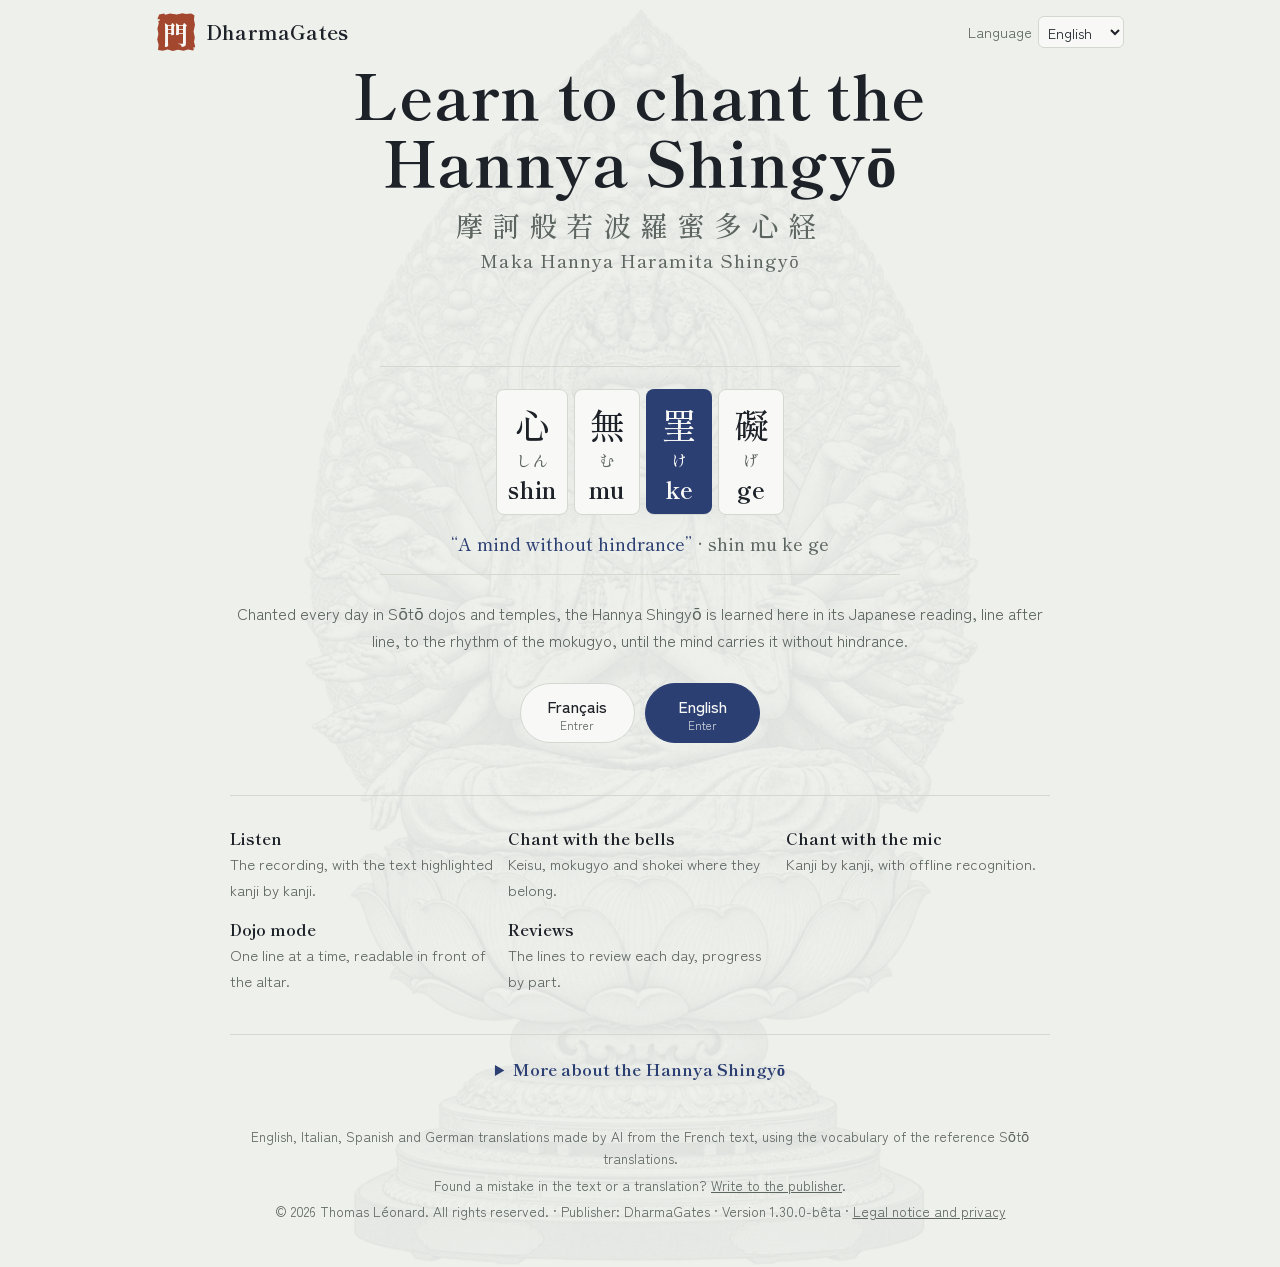
<file: hannya-shingyo/index.html>
<!doctype html>
<html lang="en">
<head>
<meta charset="utf-8">
<meta name="viewport" content="width=device-width,initial-scale=1">
<title>Learn the Hannya Shingyō: Heart Sutra chanting</title>
<meta name="description" content="Learn to chant the Heart Sutra (Hannya Shingyō) in its Sōtō Zen Japanese reading: listen kanji by kanji, recite at the mic and with the bells, free and offline.">
<!-- Référencement : adresse de référence, versions par langue (hreflang), aperçu de partage (Open Graph) -->
<link rel="canonical" href="https://dharmagates.eu/hannya-shingyo/">
<link rel="alternate" hreflang="en" href="https://dharmagates.eu/hannya-shingyo/">
<link rel="alternate" hreflang="fr" href="https://dharmagates.eu/hannya-shingyo/fr/">
<link rel="alternate" hreflang="x-default" href="https://dharmagates.eu/hannya-shingyo/">
<meta property="og:type" content="website">
<meta property="og:site_name" content="DharmaGates">
<meta property="og:title" content="Learn the Hannya Shingyō: Heart Sutra chanting">
<meta property="og:description" content="Learn to chant the Heart Sutra (Hannya Shingyō) in its Sōtō Zen Japanese reading: listen kanji by kanji, recite at the mic and with the bells, free and offline.">
<meta property="og:url" content="https://dharmagates.eu/hannya-shingyo/">
<meta property="og:locale" content="en_GB">
<meta property="og:image" content="https://dharmagates.eu/hannya-shingyo/partage.png">
<meta property="og:image:width" content="1200">
<meta property="og:image:height" content="630">
<meta property="og:image:alt" content="DharmaGates seal: the kanji 門 (gate) on worn red stone">
<meta name="twitter:card" content="summary_large_image">
<link rel="icon" href="favicon.svg" type="image/svg+xml">
<link rel="alternate icon" href="hannya.ico">
<link rel="preconnect" href="https://fonts.googleapis.com">
<link rel="preconnect" href="https://fonts.gstatic.com" crossorigin>
<link rel="stylesheet" href="https://fonts.googleapis.com/css2?family=Shippori+Mincho:wght@500;700&family=Zen+Kaku+Gothic+New:wght@400;500;700&display=swap">
<link rel="stylesheet" href="accueil.css">
</head>
<body>
<div class="page">
  <div class="kannon"></div>
  <main>
    <a class="brand corner" href="./" aria-label="DharmaGates"><svg class="seal" viewBox="0 0 200 200" aria-hidden="true"><path d="M 16 12 L 40 8 L 46 14 L 70 7 L 104 12 L 132 6 L 150 10 L 176 8 L 192 16 L 190 40 L 195 64 L 188 98 L 194 128 L 190 150 L 196 172 L 186 193 L 160 188 L 138 194 L 110 189 L 84 195 L 58 188 L 34 194 L 10 190 L 13 164 L 6 138 L 12 110 L 7 82 L 14 56 L 8 32 Z"/><g class="wear"><circle cx="14" cy="40" r="5"/><circle cx="60" cy="196" r="6"/><circle cx="196" cy="88" r="5"/><circle cx="190" cy="180" r="4"/></g><text x="100" y="106" text-anchor="middle" dominant-baseline="central" font-weight="700" font-size="128">門</text></svg><span aria-hidden="true">DharmaGates</span></a>
    <label class="pagelang" for="pageLang"><span data-t="pageLang">Language</span>
      <select id="pageLang"><option value="en" selected>English</option><option value="fr">Français</option></select>
    </label>
    <h1 data-t="h1">Learn to chant the Hannya Shingyō</h1>
    <p class="title-jp" lang="ja">摩訶般若波羅蜜多心経</p>
    <p class="title-ro" lang="ja-Latn">Maka Hannya Haramita Shingyō</p>
    <p class="tagline"><span class="sr" data-t="tagline">The Heart Sutra, to learn by heart.</span><span class="rot" id="tagline" aria-hidden="true">The Heart Sutra, to learn by heart.</span></p>
    <section class="hero" data-t-label="hero" aria-label="心無罣礙, shin mu ke ge">
      <div class="line" id="demo" aria-hidden="true">
        <span class="hl"></span>
        <span class="syl"><span class="c">心</span><span class="k">しん</span><span class="r">shin</span></span>
        <span class="syl"><span class="c">無</span><span class="k">む</span><span class="r">mu</span></span>
        <span class="syl"><span class="c">罣</span><span class="k">け</span><span class="r">ke</span></span>
        <span class="syl"><span class="c">礙</span><span class="k">げ</span><span class="r">ge</span></span>
      </div>
      <p class="m"><span data-t="verse">“A mind without hindrance”</span> <em>· shin mu ke ge</em></p>
    </section>
    <p class="intro" data-t="intro">Chanted every day in Sōtō dojos and temples, the Hannya Shingyō is learned here in its Japanese reading, line after line, to the rhythm of the mokugyo, until the mind carries it without hindrance.</p>
    <nav class="langs" id="langs" data-t-label="langs" aria-label="Choose a language and enter">
      <a href="hannya-shingyo.html?lang=fr" data-lang="fr" lang="fr">Français<small>Entrer</small></a>
      <a href="hannya-shingyo.html?lang=en" data-lang="en" lang="en">English<small>Enter</small></a>
      <!-- italien, espagnol, allemand désactivés pour le moment :
      <a href="hannya-shingyo.html?lang=it" data-lang="it" lang="it">Italiano<small>Entra</small></a>
      <a href="hannya-shingyo.html?lang=es" data-lang="es" lang="es">Español<small>Entrar</small></a>
      <a href="hannya-shingyo.html?lang=de" data-lang="de" lang="de">Deutsch<small>Eintreten</small></a>
      -->
    </nav>
    <ul class="feats">
      <li><b data-t="f1">Listen</b><span data-t="f1d">The recording, with the text highlighted kanji by kanji.</span></li>
      <li><b data-t="f2">Chant with the bells</b><span data-t="f2d">Keisu, mokugyo and shokei where they belong.</span></li>
      <li><b data-t="f3">Chant with the mic</b><span data-t="f3d">Kanji by kanji, with offline recognition.</span></li>
      <li><b data-t="f4">Dojo mode</b><span data-t="f4d">One line at a time, readable in front of the altar.</span></li>
      <li><b data-t="f5">Reviews</b><span data-t="f5d">The lines to review each day, progress by part.</span></li>
    </ul>
    <details class="more" data-t-html="more">
      <summary>More about the Hannya Shingyō</summary>
      <h2>What is the Hannya Shingyō?</h2>
      <p>The Hannya Shingyō (<span lang="ja">摩訶般若波羅蜜多心経</span>, <i lang="ja-Latn">Maka Hannya Haramita Shingyō</i>, sometimes written Hannya Shingyo), or <b>Heart Sutra</b>, is one of the shortest and most widely recited texts of Mahāyāna Buddhism. Its Chinese version, attributed to the monk Xuanzang (7th century), runs to barely 260 characters<sup>1</sup>. It distils the teaching of the “perfection of wisdom” (<i>prajñāpāramitā</i>): nothing exists by itself, “form is emptiness, emptiness is form”.</p>
      <h2>Why chant it?</h2>
      <p>In the Sōtō school, the Heart Sutra is chanted every day: at morning service in temples, and often after zazen in dojos<sup>2</sup>. In many dojos, especially in Europe, it is chanted not in translation but in its Japanese reading of the Chinese characters. Knowing it by heart lets you chant with the others without keeping your eyes on the sutra book.</p>
      <h2>How is it chanted?</h2>
      <p>The chant follows the <b>mokugyo</b>, the fish-shaped wooden drum: one beat per syllable, in a low, steady voice, without melody. The kokyō (the ino in Japan) announces the title alone, then the whole assembly joins in. The bells, keisu and shokei, mark the beginning and the end. The tempo and some details vary from one dojo and lineage to another: follow what is done in yours.</p>
      <h2>Learning to chant the Hannya Shingyō on this site</h2>
      <ol>
        <li><b>Listen</b>: the recording highlights each kanji as it is chanted, with the kana and the rōmaji.</li>
        <li><b>Chant with the bells</b>: keisu, mokugyo and shokei sound where they belong, as in the dojo.</li>
        <li><b>Chant with the mic</b>: speech recognition, which works offline, checks your recitation kanji by kanji.</li>
        <li><b>Review</b>: each day, the lines to go over, until you can chant from memory in dojo mode, one line at a time.</li>
      </ol>
      <p>The tool is free and needs no sign-up. It does not replace a dojo or a teacher: it helps you memorise the text so that you can chant with the sangha.</p>
      <p class="src"><sup>1</sup> Red Pine, <i>The Heart Sutra: The Womb of Buddhas</i>, Counterpoint, 2004; on the origin of the text, Jan Nattier, “The Heart Sūtra: A Chinese Apocryphal Text?”, <i>Journal of the International Association of Buddhist Studies</i>, 15/2, 1992, pp. 153–223.<br><sup>2</sup> Sōtōshū Shūmuchō, <i>Sōtō School Scriptures for Daily Services and Practice</i>, Tokyo, 2001.</p>
    </details>
    <div class="notes">
      <p data-t="ai">English, Italian, Spanish and German translations made by AI from the French text, using the vocabulary of the reference Sōtō translations.</p>
      <p><span data-t="err">Found a mistake in the text or a translation?</span> <a id="errata" href="mailto:dharmagates.contact@gmail.com" data-t="errLink">Write to the publisher</a>.</p>
      <p>© 2026 Thomas Léonard. <span data-t="rights">All rights reserved.</span> · <span data-t="pub">Publisher:</span> DharmaGates · <span data-t="ver">Version</span> <span id="version"></span> · <a href="mentions.html" data-t="legal">Legal notice and privacy</a></p>
    </div>
  </main>
</div>
<script src="version.js"></script>
<script src="dons.js"></script>
<script src="accueil.js"></script>
</body>
</html>
</file>
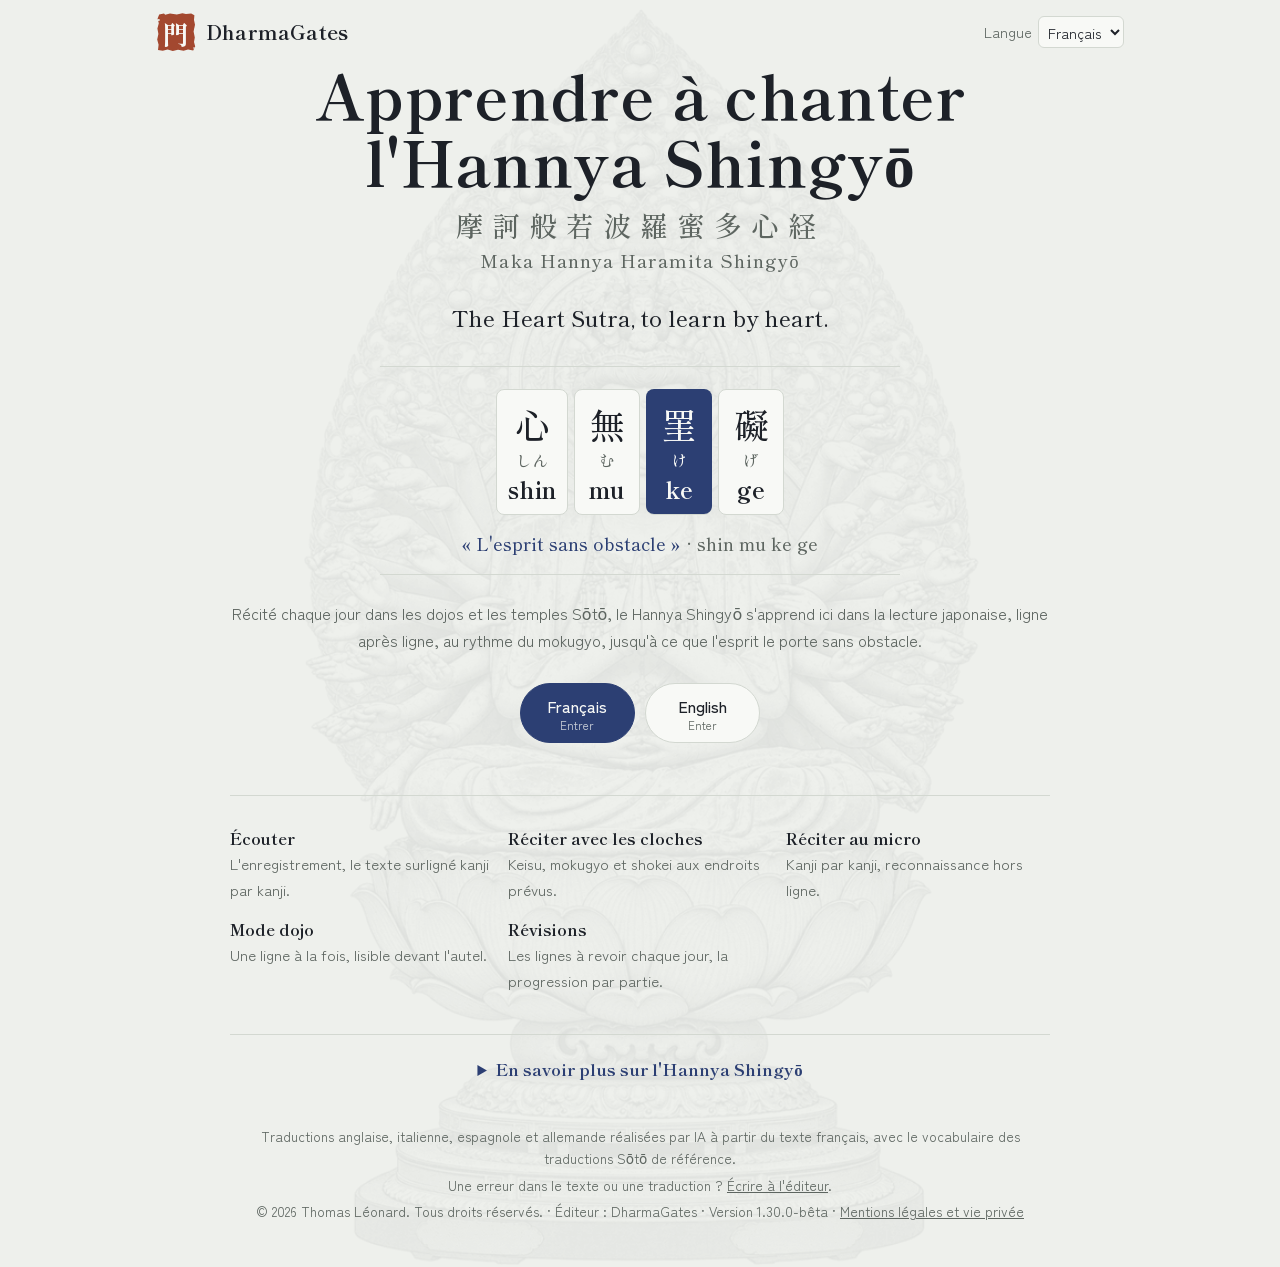
<file: hannya-shingyo/fr/index.html>
<!doctype html>
<html lang="fr">
<head>
<meta charset="utf-8">
<meta name="viewport" content="width=device-width,initial-scale=1">
<title>Apprendre l'Hannya Shingyō : chanter le Sutra du cœur</title>
<meta name="description" content="Apprendre à chanter le Sutra du cœur (Hannya Shingyō) dans la lecture japonaise du zen Sōtō : écoute kanji par kanji, récitation au micro et avec les cloches, gratuit et hors ligne.">
<!-- Référencement : adresse de référence, versions par langue (hreflang), aperçu de partage (Open Graph) -->
<link rel="canonical" href="https://dharmagates.eu/hannya-shingyo/fr/">
<link rel="alternate" hreflang="en" href="https://dharmagates.eu/hannya-shingyo/">
<link rel="alternate" hreflang="fr" href="https://dharmagates.eu/hannya-shingyo/fr/">
<link rel="alternate" hreflang="x-default" href="https://dharmagates.eu/hannya-shingyo/">
<meta property="og:type" content="website">
<meta property="og:site_name" content="DharmaGates">
<meta property="og:title" content="Apprendre l'Hannya Shingyō : chanter le Sutra du cœur">
<meta property="og:description" content="Apprendre à chanter le Sutra du cœur (Hannya Shingyō) dans la lecture japonaise du zen Sōtō : écoute kanji par kanji, récitation au micro et avec les cloches, gratuit et hors ligne.">
<meta property="og:url" content="https://dharmagates.eu/hannya-shingyo/fr/">
<meta property="og:locale" content="fr_FR">
<meta property="og:image" content="https://dharmagates.eu/hannya-shingyo/partage.png">
<meta property="og:image:width" content="1200">
<meta property="og:image:height" content="630">
<meta property="og:image:alt" content="DharmaGates seal: the kanji 門 (gate) on worn red stone">
<meta name="twitter:card" content="summary_large_image">
<link rel="icon" href="../favicon.svg" type="image/svg+xml">
<link rel="alternate icon" href="../hannya.ico">
<link rel="preconnect" href="https://fonts.googleapis.com">
<link rel="preconnect" href="https://fonts.gstatic.com" crossorigin>
<link rel="stylesheet" href="https://fonts.googleapis.com/css2?family=Shippori+Mincho:wght@500;700&family=Zen+Kaku+Gothic+New:wght@400;500;700&display=swap">
<link rel="stylesheet" href="../accueil.css">
</head>
<body>
<div class="page">
  <div class="kannon"></div>
  <main>
    <a class="brand corner" href="./" aria-label="DharmaGates"><svg class="seal" viewBox="0 0 200 200" aria-hidden="true"><path d="M 16 12 L 40 8 L 46 14 L 70 7 L 104 12 L 132 6 L 150 10 L 176 8 L 192 16 L 190 40 L 195 64 L 188 98 L 194 128 L 190 150 L 196 172 L 186 193 L 160 188 L 138 194 L 110 189 L 84 195 L 58 188 L 34 194 L 10 190 L 13 164 L 6 138 L 12 110 L 7 82 L 14 56 L 8 32 Z"/><g class="wear"><circle cx="14" cy="40" r="5"/><circle cx="60" cy="196" r="6"/><circle cx="196" cy="88" r="5"/><circle cx="190" cy="180" r="4"/></g><text x="100" y="106" text-anchor="middle" dominant-baseline="central" font-weight="700" font-size="128">門</text></svg><span aria-hidden="true">DharmaGates</span></a>
    <label class="pagelang" for="pageLang"><span data-t="pageLang">Langue</span>
      <select id="pageLang"><option value="en">English</option><option value="fr" selected>Français</option></select>
    </label>
    <h1 data-t="h1">Apprendre à chanter l'Hannya Shingyō</h1>
    <p class="title-jp" lang="ja">摩訶般若波羅蜜多心経</p>
    <p class="title-ro" lang="ja-Latn">Maka Hannya Haramita Shingyō</p>
    <p class="tagline"><span class="sr" data-t="tagline">Le Sutra du cœur, à apprendre par cœur.</span><span class="rot" id="tagline" aria-hidden="true">Le Sutra du cœur, à apprendre par cœur.</span></p>
    <section class="hero" data-t-label="hero" aria-label="心無罣礙, shin mu ke ge : « l'esprit sans obstacle »">
      <div class="line" id="demo" aria-hidden="true">
        <span class="hl"></span>
        <span class="syl"><span class="c">心</span><span class="k">しん</span><span class="r">shin</span></span>
        <span class="syl"><span class="c">無</span><span class="k">む</span><span class="r">mu</span></span>
        <span class="syl"><span class="c">罣</span><span class="k">け</span><span class="r">ke</span></span>
        <span class="syl"><span class="c">礙</span><span class="k">げ</span><span class="r">ge</span></span>
      </div>
      <p class="m"><span data-t="verse">« L'esprit sans obstacle »</span> <em>· shin mu ke ge</em></p>
    </section>
    <p class="intro" data-t="intro">Récité chaque jour dans les dojos et les temples Sōtō, le Hannya Shingyō s'apprend ici dans la lecture japonaise, ligne après ligne, au rythme du mokugyo, jusqu'à ce que l'esprit le porte sans obstacle.</p>
    <nav class="langs" id="langs" data-t-label="langs" aria-label="Choisir la langue et entrer">
      <a href="../hannya-shingyo.html?lang=fr" data-lang="fr" lang="fr">Français<small>Entrer</small></a>
      <a href="../hannya-shingyo.html?lang=en" data-lang="en" lang="en">English<small>Enter</small></a>
      <!-- italien, espagnol, allemand désactivés pour le moment :
      <a href="../hannya-shingyo.html?lang=it" data-lang="it" lang="it">Italiano<small>Entra</small></a>
      <a href="../hannya-shingyo.html?lang=es" data-lang="es" lang="es">Español<small>Entrar</small></a>
      <a href="../hannya-shingyo.html?lang=de" data-lang="de" lang="de">Deutsch<small>Eintreten</small></a>
      -->
    </nav>
    <ul class="feats">
      <li><b data-t="f1">Écouter</b><span data-t="f1d">L'enregistrement, le texte surligné kanji par kanji.</span></li>
      <li><b data-t="f2">Réciter avec les cloches</b><span data-t="f2d">Keisu, mokugyo et shokei aux endroits prévus.</span></li>
      <li><b data-t="f3">Réciter au micro</b><span data-t="f3d">Kanji par kanji, reconnaissance hors ligne.</span></li>
      <li><b data-t="f4">Mode dojo</b><span data-t="f4d">Une ligne à la fois, lisible devant l'autel.</span></li>
      <li><b data-t="f5">Révisions</b><span data-t="f5d">Les lignes à revoir chaque jour, la progression par partie.</span></li>
    </ul>
    <details class="more" data-t-html="more">
      <summary>En savoir plus sur l'Hannya Shingyō</summary>
      <h2>Qu'est-ce que l'Hannya Shingyō ?</h2>
      <p>L'Hannya Shingyō (<span lang="ja">摩訶般若波羅蜜多心経</span>, <i lang="ja-Latn">Maka Hannya Haramita Shingyō</i>, parfois écrit Hannya Shingyo), ou <b>Sutra du cœur</b>, est l'un des textes les plus courts et les plus récités du bouddhisme du Grand Véhicule. Sa version chinoise, attribuée au moine Xuanzang (VII<sup>e</sup> siècle), tient en à peine 260 caractères<sup>1</sup>. Elle condense l'enseignement de la « perfection de sagesse » (<i>prajñāpāramitā</i>) : rien n'existe par soi-même, « la forme est vide, le vide est forme ».</p>
      <h2>Pourquoi le chanter ?</h2>
      <p>Dans l'école Sōtō, le Sutra du cœur est chanté chaque jour : à l'office du matin dans les temples, et souvent après zazen dans les dojos<sup>2</sup>. Dans beaucoup de dojos, en Europe notamment, on ne le chante pas en traduction mais dans sa lecture japonaise des caractères chinois. Le connaître par cœur permet de chanter avec les autres sans garder les yeux sur le livret.</p>
      <h2>Comment se chante-t-il ?</h2>
      <p>Le chant suit le <b>mokugyo</b>, le tambour de bois en forme de poisson : un battement par syllabe, d'une voix grave et régulière, sans mélodie. Le kokyō (l'ino au Japon) annonce le titre seul, puis toute l'assemblée enchaîne. Les cloches, keisu et shokei, marquent le début et la fin. Le tempo et certains détails varient d'un dojo et d'une lignée à l'autre : suivez ce qui se fait dans le vôtre.</p>
      <h2>Apprendre à chanter l'Hannya Shingyō avec ce site</h2>
      <ol>
        <li><b>Écouter</b> : l'enregistrement surligne chaque kanji au moment où il est chanté, avec les kana et le rōmaji.</li>
        <li><b>Réciter avec les cloches</b> : keisu, mokugyo et shokei sonnent aux endroits prévus, comme au dojo.</li>
        <li><b>Réciter au micro</b> : la reconnaissance vocale, qui fonctionne sans connexion, vérifie la récitation kanji par kanji.</li>
        <li><b>Réviser</b> : chaque jour, les lignes à revoir, jusqu'à pouvoir chanter de mémoire en mode dojo, une ligne à la fois.</li>
      </ol>
      <p>L'outil est gratuit et sans inscription. Il ne remplace ni un dojo ni un enseignant : il aide à mémoriser le texte pour pouvoir chanter avec la sangha.</p>
      <p class="src"><sup>1</sup> Red Pine, <i>The Heart Sutra: The Womb of Buddhas</i>, Counterpoint, 2004 ; sur l'origine du texte, Jan Nattier, « The Heart Sūtra: A Chinese Apocryphal Text? », <i>Journal of the International Association of Buddhist Studies</i>, 15/2, 1992, p. 153-223.<br><sup>2</sup> Sōtōshū Shūmuchō, <i>Sōtō School Scriptures for Daily Services and Practice</i>, Tokyo, 2001.</p>
    </details>
    <div class="notes">
      <p data-t="ai">Traductions anglaise, italienne, espagnole et allemande réalisées par IA à partir du texte français, avec le vocabulaire des traductions Sōtō de référence.</p>
      <p><span data-t="err">Une erreur dans le texte ou une traduction ?</span> <a id="errata" href="mailto:dharmagates.contact@gmail.com" data-t="errLink">Écrire à l'éditeur</a>.</p>
      <p>© 2026 Thomas Léonard. <span data-t="rights">Tous droits réservés.</span> · <span data-t="pub">Éditeur :</span> DharmaGates · <span data-t="ver">Version</span> <span id="version"></span> · <a href="../mentions.html" data-t="legal">Mentions légales et vie privée</a></p>
    </div>
  </main>
</div>
<script src="../version.js"></script>
<script src="../dons.js"></script>
<script src="../accueil.js"></script>
</body>
</html>
</file>
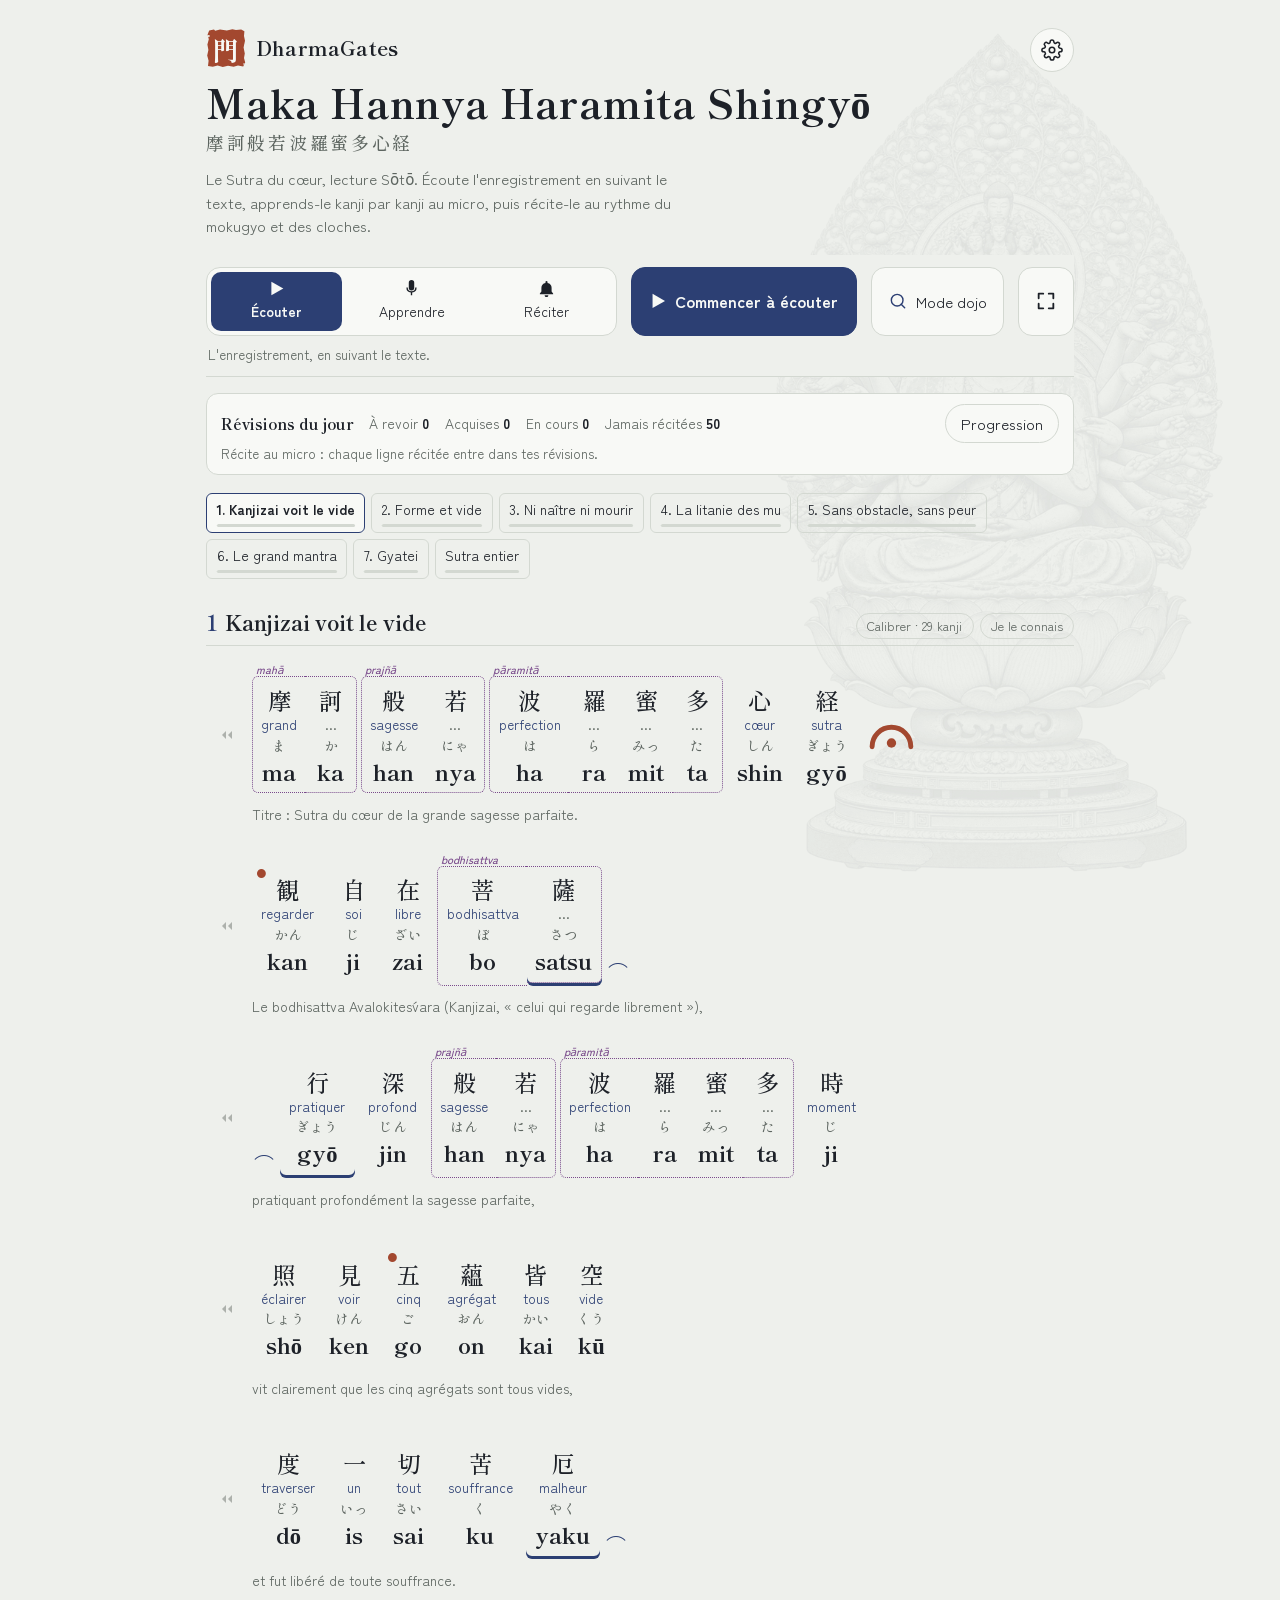
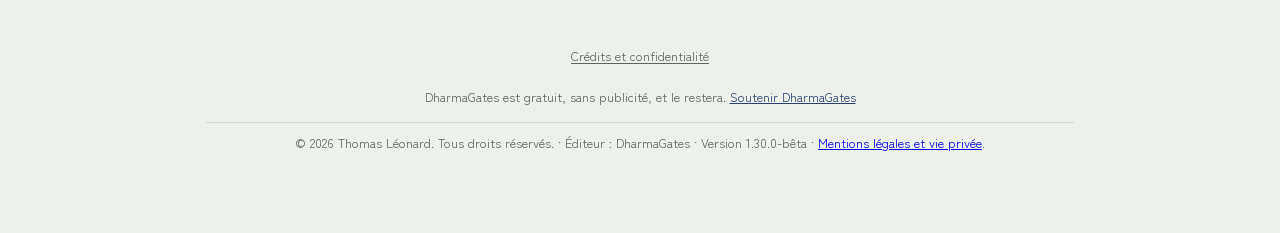
<file: hannya-shingyo/hannya-shingyo.html>
<!doctype html>
<html lang="fr">
<head>
<meta charset="utf-8">
<meta name="viewport" content="width=device-width,initial-scale=1">
<title>Hannya Shingyō · Apprendre à chanter le Sutra du cœur</title>
<meta name="description" content="Apprendre à chanter l'Hannya Shingyō (Sutra du cœur) en lecture japonaise Sōtō : texte en kanji, kana et rōmaji, enregistrement surligné, récitation au micro et au rythme du mokugyo.">
<link rel="canonical" href="https://dharmagates.eu/hannya-shingyo/hannya-shingyo.html">
<meta property="og:type" content="website">
<meta property="og:site_name" content="DharmaGates">
<meta property="og:title" content="Hannya Shingyō · Apprendre à chanter le Sutra du cœur">
<meta property="og:description" content="Apprendre à chanter l'Hannya Shingyō (Sutra du cœur) en lecture japonaise Sōtō : texte en kanji, kana et rōmaji, enregistrement surligné, récitation au micro et au rythme du mokugyo.">
<meta property="og:url" content="https://dharmagates.eu/hannya-shingyo/hannya-shingyo.html">
<meta property="og:locale" content="fr_FR">
<meta property="og:image" content="https://dharmagates.eu/hannya-shingyo/partage.png">
<meta property="og:image:width" content="1200">
<meta property="og:image:height" content="630">
<meta name="twitter:card" content="summary_large_image">
<link rel="icon" href="favicon.svg" type="image/svg+xml">
<link rel="preconnect" href="https://fonts.googleapis.com">
<link rel="preconnect" href="https://fonts.gstatic.com" crossorigin>
<link rel="stylesheet" href="https://fonts.googleapis.com/css2?family=Shippori+Mincho:wght@500;700&family=Zen+Kaku+Gothic+New:wght@400;500;700&display=swap">
<style>
/* Une colonne de récitation : barre d'outils collante, puis les lignes du sutra syllabe par syllabe */
:root{
  --bg:#eef0ec; --surface:#f8f9f6; --ink:#1d2128; --muted:#5d6560; --line:#d3d8d1;
  --accent:#2c3f73; --accent-soft:#dfe4ef; --on-accent:#f8f9f6;
  --you:#8a5a1c; --ok:#2f6b47; --ok-soft:#d9eadf; --warn:#a3482f; --skt:#7a4b8c; --skt-soft:#efe5f2; --kl:38%;
  --f-display:"Shippori Mincho","Yu Mincho","Hiragino Mincho ProN",Georgia,serif;
  --f-body:"Zen Kaku Gothic New","Yu Gothic","Segoe UI",system-ui,sans-serif;
  color-scheme:light;
}
@media (prefers-color-scheme:dark){
  :root{
    --bg:#12151c; --surface:#1a1e27; --ink:#e6e4dc; --muted:#9aa09a; --line:#2d323d;
    --accent:#c9a55a; --accent-soft:#29271f; --on-accent:#12151c;
    --you:#8fa8e0; --ok:#7cc59a; --ok-soft:#1d3127; --warn:#e08a6e; --skt:#cfa8de; --skt-soft:#2b2332; --kl:74%;
    color-scheme:dark;
  }
}
*{box-sizing:border-box}
[hidden]{display:none !important}
html,body{margin:0}
body{background:var(--bg);color:var(--ink);font:15px/1.55 var(--f-body)}
.wrap{max-width:900px;margin:0 auto;padding-left:max(16px,env(safe-area-inset-left,0px));padding-right:max(16px,env(safe-area-inset-right,0px));padding-block:28px 80px}
header.top h1{font:700 clamp(28px,5vw,40px)/1.1 var(--f-display);margin:0;letter-spacing:.02em;text-wrap:balance}
header.top .jp{font:500 18px var(--f-display);color:var(--muted);margin:.3em 0 0;letter-spacing:.15em}
header.top{position:relative}
/* ⚙ en haut à droite : ouvre les réglages */
.gearbtn{position:absolute;top:0;right:0;width:44px;height:44px;border-radius:50%;border:1px solid var(--line);background:var(--surface);color:var(--ink);display:grid;place-items:center;cursor:pointer;padding:0}
.gearbtn:hover,.gearbtn:focus-visible{border-color:var(--accent);color:var(--accent)}
.si{width:22px;height:22px;fill:none;stroke:currentColor;stroke-width:1.7;stroke-linecap:round;stroke-linejoin:round;flex:none}
/* Logo DharmaGates : sceau de pierre usée portant 門 (la porte) ; les éclats prennent la couleur du fond */
.brand{display:inline-flex;align-items:center;gap:10px;color:var(--ink);text-decoration:none}
.brand .seal{width:40px;height:40px;flex:none}
.brand .seal path{fill:#a3482f}
.brand .seal .wear{fill:var(--bg)}
.brand .seal text{fill:#f8f9f6;font-family:var(--f-display)}
.brand span{font:700 20px/1 var(--f-display);letter-spacing:.01em}
.brand:hover span,.brand:focus-visible span{color:var(--accent)}
.brand.home{margin-bottom:12px}
header.top p.lead{max-width:62ch;color:var(--muted);margin:.8em 0 0}

.bar{position:sticky;top:0;z-index:5;background:var(--bg);padding-block:12px;margin-top:18px;border-bottom:1px solid var(--line)}
.row{display:flex;flex-wrap:wrap;gap:10px 14px;align-items:center}
.row + .row{margin-top:10px}
button,select,input{font:inherit;color:inherit}
.btn{display:inline-flex;align-items:center;gap:.5em;border:1px solid var(--line);background:var(--surface);border-radius:999px;padding:.45em 1em;cursor:pointer}
.btn:hover{border-color:var(--accent)}
.btn.ghost{background:transparent}
.btn.ghost[aria-pressed="true"],.btn.ghost[aria-expanded="true"]{background:var(--accent-soft);border-color:var(--accent);font-weight:700}
.btn.sq{padding:.35em .65em;min-width:2.2em;justify-content:center}
.grow{flex:1}
.btn.primary{background:var(--accent);color:var(--on-accent);border-color:var(--accent);font-weight:700}
.btn.live{background:var(--warn);color:var(--on-accent);border-color:var(--warn)}
.btn svg{width:1em;height:1em;fill:currentColor}
:focus-visible{outline:2px solid var(--accent);outline-offset:2px}
.seg{display:inline-flex;border:1px solid var(--line);border-radius:999px;overflow:hidden;background:var(--surface)}
.seg button{border:0;background:transparent;padding:.4em .8em;cursor:pointer}
.seg button[aria-pressed="true"]{background:var(--accent-soft);color:var(--ink);font-weight:700}
label.ctl{display:inline-flex;align-items:center;gap:.4em;color:var(--muted);font-size:.92em}
label.ctl select{background:var(--surface);border:1px solid var(--line);border-radius:6px;padding:.25em .4em}
.bpm{font-variant-numeric:tabular-nums;min-width:4.5ch;color:var(--ink)}
.beat{width:12px;height:12px;border-radius:50%;background:var(--line);transition:background .25s}
.beat.on{background:var(--accent);transition:none}

.yt{display:grid;grid-template-columns:minmax(0,1.2fr) minmax(0,1fr);gap:16px 20px;margin-top:18px;align-items:start}
@media (max-width:720px){.yt{grid-template-columns:minmax(0,1fr)}}
.ytbox{position:relative;aspect-ratio:16/9;max-width:100%;background:var(--surface);border-radius:8px;overflow:hidden}
.ytbox iframe,#yt{position:absolute;inset:0;width:100%;height:100%;border:0}
.ytside{min-width:0}
body:not(.syncmode) .ytside,body:not(.syncmode) .synconly{display:none}
body:not(.syncmode) .yt:not(.compact){grid-template-columns:minmax(0,1fr);max-width:640px}
body:not(.syncmode) .yt.compact{margin:0}
/* Menu flottant de l'enregistrement : en bas à gauche, la vignette vidéo étant en bas à droite */
.ytfloat{position:fixed;left:16px;bottom:16px;right:236px;z-index:21;display:flex;flex-wrap:wrap;gap:8px 16px;align-items:center;padding:10px 12px;background:var(--surface);border:1px solid var(--line);border-radius:12px;box-shadow:0 6px 20px rgba(0,0,0,.18)}
.ytfloat .fgroup{display:inline-flex;align-items:center;gap:6px}
.ytfloat .flabel{color:var(--muted);font-size:.9em}
.ytfloat .btn{padding:.35em .8em}
.ytfloat .btn.sq{padding:.35em .65em}
.ytfloat .fgroup{gap:4px}
@media (max-width:720px){.ytfloat{right:16px;bottom:232px}}
/* Téléphone : vidéo réduite et commandes côte à côte dans une seule bande de 200 px de haut
   (au lieu d'empiler le menu au-dessus de la vignette). 200 × 200 px est le minimum imposé par YouTube. */
@media (max-width:720px){
  .yt.compact .ytbox.ytbox{right:8px;bottom:8px}
  .yt.compact ~ .ytfloat{left:8px;right:216px;bottom:8px;height:200px;box-sizing:border-box;padding:6px;gap:4px;
    display:grid;grid-template-columns:repeat(10,minmax(0,1fr));align-content:space-between;border-radius:10px}
  .yt.compact ~ .ytfloat .fgroup{display:contents}
  .yt.compact ~ .ytfloat .flabel,.yt.compact ~ .ytfloat .grow{display:none}
  .yt.compact ~ .ytfloat .btn{min-width:0;min-height:32px;padding:.15em .1em;font-size:14px;white-space:nowrap;overflow:hidden;text-overflow:ellipsis;justify-content:center}
  .yt.compact ~ .ytfloat #fPlay{grid-column:span 10}
  .yt.compact ~ .ytfloat [data-rate]{grid-column:span 2;order:1}
  .yt.compact ~ .ytfloat #ytClose{grid-column:span 4;order:1}
  .yt.compact ~ .ytfloat #fLine,.yt.compact ~ .ytfloat #fBlock,.yt.compact ~ .ytfloat #fAll{grid-column:span 10;order:2;text-align:left;padding-left:.6em}
  .yt.compact ~ .ytfloat #fLine::before,.yt.compact ~ .ytfloat #fBlock::before,.yt.compact ~ .ytfloat #fAll::before{content:"↺ "}
  .yt.compact ~ .ytfloat .synconly{display:none}
  body.ytopen.p-ecouter .wrap{padding-bottom:224px}
  html:has(body.ytopen.p-ecouter){scroll-padding-bottom:216px}
  /* vidéo agrandie : elle est dans la page, le menu reste en bas */
  .yt:not(.compact) ~ .ytfloat{bottom:8px;left:8px;right:8px}
}
body.ytopen .wrap,body.pfl .wrap{padding-bottom:120px}
/* barres flottantes de Réciter et d'Apprendre, comme celle de l'enregistrement */
.micbar.pfloat{position:fixed;left:16px;right:16px;bottom:16px;z-index:21;max-width:868px;margin:0 auto;justify-content:center;gap:8px 16px;padding:10px 14px;background:var(--surface);border:1px solid var(--line);border-radius:14px;box-shadow:0 6px 20px rgba(0,0,0,.18)}
.pfloat label.ctl{color:var(--ink);font-size:1em;gap:.6em}
.pfloat input[type=range]{width:min(320px,48vw)}
.kseg{display:flex;flex-wrap:wrap;align-items:center;justify-content:center;gap:4px}
.kseg .flabel{color:var(--muted);font-size:.9em;margin-right:4px}
.kseg button{border:1px solid var(--line);border-radius:999px;background:none;color:var(--ink);font:inherit;font-size:.9em;padding:.35em .85em;min-height:36px;cursor:pointer}
.kseg button:hover{border-color:var(--accent)}
.kseg button[aria-pressed="true"]{background:var(--accent);border-color:var(--accent);color:var(--on-accent);font-weight:700}
body:not(.p-ecouter) .ytfloat{display:none !important}
/* Bande-son à la place de la vidéo : pas d'image ; la barre du bas se place comme celles d'Apprendre et de Réciter */
.ytbox{display:none !important}
body:not(.syncmode) #ytPanel{display:none}
.ytfloat.ytfloat.ytfloat{left:16px;right:16px;bottom:16px;max-width:868px;margin:0 auto;justify-content:center;height:auto;display:flex;padding:10px 14px;border-radius:14px}
.ytfloat.ytfloat.ytfloat[hidden]{display:none}
@media (max-width:720px){.ytfloat.ytfloat.ytfloat{left:8px;right:8px;bottom:8px;gap:6px 10px}.ytfloat .flabel{font-size:.85em}}
body.ytopen.p-ecouter .wrap.wrap{padding-bottom:140px}
/* Vidéo réduite : petite vignette fixe dans le coin (le lecteur YouTube doit rester visible, 200 × 200 px au moins) */
.yt.compact{grid-template-columns:minmax(0,1fr)}
.yt.compact .ytbox{position:fixed;right:16px;bottom:16px;width:200px;height:200px;aspect-ratio:auto;z-index:20;box-shadow:0 6px 20px rgba(0,0,0,.3)}
.ytside h2{font:700 19px var(--f-display);margin:0 0 .4em}
.ytinfo{margin:0 0 .8em;color:var(--muted);max-width:60ch}
.ytnote{margin:.8em 0 0;color:var(--muted);font-size:.88em;max-width:60ch}
.tabs{display:flex;flex-wrap:wrap;gap:6px;margin-top:18px}
.tabs button{border:1px solid var(--line);background:transparent;border-radius:6px;padding:.35em .7em;cursor:pointer;font-size:.92em}
.tabs button[aria-selected="true"]{background:var(--surface);border-color:var(--accent);font-weight:700}
.tabs button .dot{display:inline-block;width:6px;height:6px;border-radius:50%;background:var(--ok);margin-left:.4em;vertical-align:middle}

.status{margin-top:8px;font-size:.9em;color:var(--muted)}
.status:empty{display:none}
/* Pratique : trois choix, puis un seul gros bouton qui lance celle qui est choisie */
.practice{display:flex;flex-wrap:wrap;gap:10px 14px;align-items:stretch}
.pseg{flex:2 1 320px;display:flex;gap:4px;padding:4px;background:var(--surface);border:1px solid var(--line);border-radius:14px}
.pseg button{flex:1;border:0;border-radius:10px;background:none;color:var(--ink);font:inherit;font-size:.92em;display:flex;flex-direction:column;align-items:center;justify-content:center;gap:4px;padding:8px 4px;min-height:58px;cursor:pointer}
.pseg button svg{width:17px;height:17px;fill:currentColor}
.pseg button:hover{background:var(--accent-soft)}
.pseg button[aria-pressed="true"]{background:var(--accent);color:var(--on-accent);font-weight:700}
.go{flex:1 1 180px;justify-content:center;min-height:66px;border-radius:14px;font-size:1.08em}
/* Mode dojo : à côté du gros bouton, avec une loupe */
.dojogo{flex:0 0 auto;justify-content:center;min-height:66px;border-radius:14px;padding:.45em 1.1em;font-size:1em}
.btn.dojogo .si{width:20px;height:20px;fill:none;color:var(--accent)}
/* Plein écran : ne garde que le texte (et les barres du bas) ; le navigateur passe en plein écran quand il le permet */
.fsgo{flex:0 0 auto;justify-content:center;min-height:66px;min-width:56px;border-radius:14px;padding:.45em .8em}
.btn.fsgo .si,.fsout .si{width:22px;height:22px;fill:none;stroke:currentColor;stroke-width:2;stroke-linecap:round;stroke-linejoin:round}
body.fs header.top,body.fs .bar .practice,body.fs .bar .pdesc,body.fs .review,body.fs footer{display:none}
body.fs .bar{position:static;padding:0;margin:0;border:0}
.fsout{position:fixed;top:max(8px,env(safe-area-inset-top,0px));right:8px;z-index:22;width:44px;height:44px;border-radius:50%;border:1px solid var(--line);background:var(--surface);color:var(--ink);display:flex;align-items:center;justify-content:center;box-shadow:0 4px 14px rgba(0,0,0,.18);cursor:pointer}
body:not(.fs) .fsout{display:none}
/* plein écran : les barres du bas sont masquées aussi ; la vignette YouTube reste visible (règle YouTube : lecteur affiché pendant la lecture) */
body.fs .ytfloat,body.fs .micbar.pfloat{display:none !important}
body.fs .wrap{padding-bottom:24px}
/* plein écran : la vignette se glisse dans n'importe quel coin, par une poignée au-dessus du lecteur (qui garde ses 200 × 200 px, rien ne le recouvre) */
.ytgrip{display:none}
body.fs .yt.compact .ytbox{height:228px;background:var(--surface)}
body.fs .yt.compact .ytbox iframe,body.fs .yt.compact #yt{top:28px;bottom:auto;height:200px}
body.fs .yt.compact .ytgrip{display:flex;position:absolute;left:0;right:0;top:0;height:28px;align-items:center;justify-content:center;cursor:grab;touch-action:none;user-select:none;color:var(--muted);font-size:18px;letter-spacing:.1em;border-bottom:1px solid var(--line)}
body.fs .yt.compact .ytbox.dragging .ytgrip{cursor:grabbing}
body.fs .yt.compact .ytbox.ytbox[data-c="tl"]{top:8px;left:8px;right:auto;bottom:auto}
body.fs .yt.compact .ytbox.ytbox[data-c="tr"]{top:8px;right:8px;left:auto;bottom:auto}
body.fs .yt.compact .ytbox.ytbox[data-c="bl"]{bottom:8px;left:8px;right:auto;top:auto}
body.fs .yt.compact .ytbox.ytbox[data-c="br"]{bottom:8px;right:8px;left:auto;top:auto}
body.fs.ytopen:has(.yt:not(.compact)) .fsout,body.fs:has(.ytbox[data-c="tr"]) .fsout{top:auto;bottom:max(8px,env(safe-area-inset-bottom,0px))}
body.fs .wrap{padding-top:0}
body.fs.ytopen.p-ecouter .wrap{padding-bottom:24px}
@media (max-width:720px){.go{flex-basis:110px}.dojogo{padding-inline:.8em}.fsgo{min-width:48px;padding-inline:.5em}}
.go .goic{display:grid;place-items:center}
.go .goic svg{width:1.1em;height:1.1em}
.pdesc{margin:8px 2px 0;color:var(--muted);font-size:.9em}
/* Réglages : page plein écran, listes groupées (comme une appli de téléphone) */
.settings{position:fixed;inset:0;z-index:15;background:var(--bg);overflow-y:auto;overscroll-behavior:contain}
.settings .shead{position:sticky;top:0;z-index:1;background:var(--bg);display:flex;align-items:center;gap:6px;padding:10px max(12px,env(safe-area-inset-left,0px));border-bottom:1px solid var(--line)}
.settings .shead b{font:700 1.25em var(--f-body)}
.sback{width:44px;height:44px;border-radius:50%;border:0;background:transparent;color:var(--ink);display:grid;place-items:center;cursor:pointer;padding:0}
.sback:hover,.sback:focus-visible{color:var(--accent)}
.sbody{max-width:640px;margin:0 auto;padding:4px 16px 48px}
.sgroup{margin-top:20px}
.sgroup .sh{display:block;padding:0 14px 6px;font:700 .75em var(--f-body);letter-spacing:.1em;text-transform:uppercase;color:var(--muted)}
.scard{background:var(--surface);border:1px solid var(--line);border-radius:14px;overflow:hidden}
.sitem{display:flex;align-items:center;gap:12px;width:100%;min-height:52px;padding:8px 14px;border:0;border-top:1px solid var(--line);background:none;color:var(--ink);font:inherit;text-align:left;cursor:pointer}
.scard > .sitem:first-child{border-top:0}
.sitem > span{flex:1}
.sitem > em{font-style:normal;color:var(--muted);font-size:.9em;text-align:right}
button.sitem:hover{background:var(--accent-soft)}
.sitem .si{color:var(--accent)}
.sitem select{max-width:58%;background:var(--bg);color:var(--ink);border:1px solid var(--line);border-radius:8px;padding:.35em .5em;font:inherit;font-size:.92em}
input.sw{appearance:none;-webkit-appearance:none;width:46px;height:28px;border-radius:14px;background:var(--line);position:relative;flex:none;cursor:pointer;margin:0;transition:background .15s}
input.sw::after{content:"";position:absolute;top:3px;left:3px;width:22px;height:22px;border-radius:50%;background:var(--surface);box-shadow:0 1px 2px rgba(0,0,0,.25);transition:left .15s}
input.sw:checked{background:var(--accent)}
input.sw:checked::after{left:21px;background:var(--on-accent)}
input.sw:focus-visible{outline:2px solid var(--accent);outline-offset:2px}
body.setopen{overflow:hidden}
.status b{color:var(--ink)}
.heard{font-family:var(--f-display);color:var(--ink);letter-spacing:.05em}
.notice{margin-top:12px;padding:.6em .9em;border-left:3px solid var(--warn);background:var(--surface);font-size:.9em;color:var(--muted)}
.micbar{display:flex;flex-wrap:wrap;align-items:center;gap:8px 14px;margin-top:10px}
.micbar[hidden]{display:none}
.srlog{margin-top:10px;padding:10px 12px;border:1px solid var(--line);border-radius:12px;background:var(--surface);font-size:.85em}
.srlog[hidden]{display:none}
.srhead{display:flex;flex-wrap:wrap;align-items:center;gap:6px 12px}
.srdict,.calinfo{color:var(--muted)}
#srlist{margin:8px 0 0;padding-left:1.8em;max-height:16em;overflow:auto;display:grid;gap:5px;color:var(--muted)}
#srlist .empty{list-style:none;margin-left:-1.8em}
#srlist .alt{font-family:var(--f-display);color:var(--ink);letter-spacing:.04em}
#srlist .alt.best{font-weight:700;text-decoration:underline;text-underline-offset:3px}
#srlist .adv{color:var(--ok);font-weight:700}
#srlist .none{color:var(--warn)}
.meter{width:120px;height:8px;border-radius:4px;background:var(--line);overflow:hidden}
.meter i{display:block;height:100%;width:0;background:var(--ok);transition:width .08s linear}

section.block{margin-top:28px}
.bhead{display:flex;flex-wrap:wrap;justify-content:space-between;align-items:baseline;gap:8px;border-bottom:1px solid var(--line);padding-bottom:6px}
.bhead h2{font:700 21px var(--f-display);margin:0}
.bhead h2 .num{color:var(--accent);margin-right:.35em}
.bbtns{display:flex;flex-wrap:wrap;gap:6px}
.known{border:1px solid var(--line);background:transparent;border-radius:999px;padding:.2em .8em;font-size:.85em;cursor:pointer;color:var(--muted)}
.known.on{border-color:var(--ok);color:var(--ok);font-weight:700}

.line{display:grid;grid-template-columns:auto minmax(0,1fr);gap:4px 10px;padding:10px 8px;border-radius:8px;margin-top:4px}
.line.target{background:var(--accent-soft)}
/* les boutons de gauche sont centrés sur la rangée de kanji (le sens et la synchro passent dessous) */
.line .body{display:contents}
.line .body > *{grid-column:2;min-width:0}
.line .syls{grid-row:1}
.line .lbtns{grid-column:1;grid-row:1;align-self:center;position:relative;margin-top:14px}   /* 14 px : la place des mots sanskrits au-dessus des kanji (.syls, 16 px en haut, 2 en bas) */
.line .lbtns .hintb{position:absolute;top:100%;margin-top:4px}
.say{width:32px;height:32px;border-radius:50%;border:1px solid var(--line);background:var(--surface);cursor:pointer;display:grid;place-items:center}
.say svg{width:12px;height:12px;fill:currentColor}
.line.done .say{border-color:var(--ok);color:var(--ok)}
.line.review .say{border-color:var(--warn);color:var(--warn)}
.lbtns{display:flex;flex-direction:column;align-items:center;gap:4px}
.ygo{border:0;background:transparent;border-radius:6px;cursor:pointer;display:grid;place-items:center;width:26px;height:20px;padding:0;color:var(--muted);opacity:.45}
.line:hover .ygo,.ygo:focus-visible{opacity:1}
.ygo svg{width:12px;height:10px;fill:currentColor}
.ygo:hover{color:var(--accent);opacity:1}
.hintb{border:1px solid var(--line);background:var(--surface);border-radius:50%;cursor:pointer;width:22px;height:22px;padding:0;display:grid;place-items:center;font:700 14px/1 var(--f-body);color:var(--muted)}
.hintb:hover,.hintb:focus-visible{border-color:var(--accent);color:var(--accent)}
.line:not(:has(.syl.masked:not(.peek):not(.ok))) .hintb{visibility:hidden}

.syls{display:flex;flex-wrap:wrap;gap:18px 4px;padding:16px 2px 2px;border-radius:8px}
/* page (hors dojo) : kanji, kana, rōmaji et mot à mot 25 % plus grands */
.line .syls{font-size:1.25em}
/* fin de ligne : « Recommencer », juste après le dernier kanji */
.again{flex:none;align-self:center;margin-left:4px;border:1px solid var(--line);background:var(--surface);border-radius:50%;cursor:pointer;width:26px;height:26px;padding:0;
  display:grid;place-items:center;color:var(--muted);opacity:.45}
.again svg{width:14px;height:14px;fill:none;stroke:currentColor;stroke-width:1.6;stroke-linecap:round;stroke-linejoin:round}
.line:hover .again,.line.target .again,.line.done .again,.line.review .again,.again:focus-visible{opacity:1}
.again:hover{border-color:var(--accent);color:var(--accent)}
/* Boutons de ligne selon le mode (page et dojo) :
   Écouter = vidéo ouverte sans récitation : seulement « revenir au début de la ligne » (.ygo) ;
   Réciter (micro, cloches, ou rien d'ouvert) : écouter la ligne (.say), indice (.hintb), Recommencer (.again) */
body.p-ecouter :is(.say,.hintb,.again){display:none}
body:not(.p-ecouter) .ygo{display:none}
.dojo .drow{flex:1;min-height:0;display:flex;align-items:center;gap:2vw;position:relative}
.dojo .drow .dline{align-self:stretch}
/* à gauche de la ligne : écouter (Réciter) ou revenir au début (Écouter) ; à droite : Recommencer */
.dojo .dside{flex:none;width:52px;display:flex;flex-direction:column;align-items:center;gap:10px}
.dojo .dside .say,.dojo .dside .again{width:44px;height:44px;margin:0;opacity:1}
.dojo .dside .say svg{width:16px;height:16px}
.dojo .dside .again svg{width:20px;height:20px}
.dojo .dside .ygo{opacity:1;width:44px;height:36px}
.dojo .dside .ygo svg{width:20px;height:16px}
/* « + » : sous le prochain kanji encore caché */
.dojo .dplus{position:absolute;z-index:1;transform:translateX(-50%);width:30px;height:30px}
.line.you .syls{outline:2px dashed var(--you);outline-offset:2px}
.line.you .syls::after{content:"à toi";align-self:center;font-size:.8em;color:var(--you);margin-left:6px;font-weight:700}
.syl{position:relative;display:inline-flex;flex-direction:column;align-items:center;min-width:2.7em;padding:.3em .45em;border:1px solid transparent;border-radius:6px;background:transparent;cursor:pointer;line-height:1.25}
.syl:hover{border-color:var(--line)}
.syl .c{font:500 1.25em var(--f-display);color:var(--ink)}
.syl .k{font:500 .72em var(--f-display);color:var(--muted)}
.syl .r{font:700 1.2em var(--f-display);color:var(--ink)}
.syl .g{font-size:.72em;color:var(--accent);line-height:1.15;max-width:7em;text-align:center;margin-bottom:.15em}
.syl .g.cont{color:var(--muted)}
.syl.now .g{color:var(--on-accent)}
.nojp .syl .c,.nojp .syl .k{display:none}
.nogloss .syl .g{display:none}
.syl.masked:not(.peek):not(.ok){border:1px dashed var(--line)}
.syl.masked:not(.peek):not(.ok) > span{visibility:hidden}
.syl.masked:not(.peek):not(.ok)::after{content:"";position:absolute;left:50%;top:50%;width:6px;height:6px;border-radius:50%;background:var(--muted);transform:translate(-50%,-50%)}
/* Mot sanskrit : un cadre en pointillés qui court sur tous ses kanji */
.syl.skt{border-style:dotted;border-color:var(--skt);border-width:1.5px 0;border-radius:0}
.syl.skt:not(.skt-e){margin-right:-4px}
.syl.skt-s{border-left-width:1.5px;border-top-left-radius:6px;border-bottom-left-radius:6px}
.syl.skt-e{border-right-width:1.5px;border-top-right-radius:6px;border-bottom-right-radius:6px}
.syl .skt-l{position:absolute;top:-16px;left:3px;font:italic 500 11px var(--f-body);color:var(--skt);white-space:nowrap}
.noskt .syl.skt{border-color:transparent}
.noskt .syl .skt-l{display:none}
/* Kanji qui reviennent : une teinte par kanji ; survol = toutes ses occurrences */
.syl[data-rep] .c,.syl[data-rep] .k,.syl[data-rep] .r{color:hsl(var(--h) 62% var(--kl))}
.syl[data-rep] .c{font-weight:700}
.syl.same{outline:2px solid hsl(var(--h) 62% var(--kl));outline-offset:1px}
.norep .syl[data-rep] .c,.norep .syl[data-rep] .r{color:var(--ink)}
.norep .syl[data-rep] .k{color:var(--muted)}
.norep .syl[data-rep] .c{font-weight:500}
.norep .syl.same{outline:0}
.ytline{display:none}
body.syncmode .ytline{display:flex;flex-wrap:wrap;gap:6px;align-items:center;margin-top:6px;font-size:.85em}
.ytline .ytt{font-variant-numeric:tabular-nums;color:var(--muted);min-width:7ch}
.ytline .ytt.set{color:var(--you);font-weight:700}
.ytn{border:1px solid var(--line);background:var(--surface);border-radius:6px;padding:.15em .55em;cursor:pointer;font:inherit;color:inherit}
.ytn:hover{border-color:var(--accent)}
.ytn.ytsave.saved{background:var(--you);border-color:var(--you);color:var(--bg);font-weight:700}
.line.locked .ytt::after{content:' 🔒'}
body.syncmode .syl.anchor{box-shadow:inset 0 -3px 0 var(--you)}
body.syncmode .syl.tapnext{outline:2px dashed var(--accent);outline-offset:2px}
#fRecInfo.hit{animation:taphit .25s ease-out}
@keyframes taphit{from{color:var(--accent);transform:scale(1.08)}to{transform:none}}
#fRecInfo{display:inline-block;font-variant-numeric:tabular-nums}
.syl.ok{background:var(--ok-soft);border-color:var(--ok)}
.syl.miss{border-color:var(--warn)}
.syl.cur{outline:2px solid var(--accent);outline-offset:2px}
/* sous le kanji que « ma voix » vient de juger : le recalibrer si la reconnaissance s'est trompée */
.fixbtn{position:absolute;z-index:30;transform:translateX(-50%);margin-top:4px;padding:.25em .7em;font:inherit;font-size:.8rem;white-space:nowrap;
  color:var(--accent);background:var(--surface);border:1px solid var(--accent);border-radius:999px;cursor:pointer;box-shadow:0 2px 8px rgba(0,0,0,.15)}
.fixbtn:hover{background:var(--accent);color:var(--surface)}
.syl.now{background:var(--accent);border-color:var(--accent)}
.syl.now > span{color:var(--on-accent)}
.grp{display:inline-flex;gap:4px;align-items:stretch}
.grp.multi{box-shadow:inset 0 -3px 0 var(--accent);border-radius:0 0 6px 6px;padding-bottom:3px}
.join{display:none}
.editbeats .join{display:inline-grid;place-items:center;align-self:center;width:20px;height:20px;padding:0;border:1px solid var(--line);border-radius:50%;background:var(--surface);color:var(--muted);cursor:pointer;font-size:13px;line-height:1}
.editbeats .join::before{content:"+"}
.editbeats .join.on{border-color:var(--accent);color:var(--accent)}
.editbeats .join.on::before{content:"×"}
.cue{align-self:center;font:500 .9em var(--f-display);color:var(--warn);letter-spacing:.1em;padding:0 4px}
.cue.fermata{display:inline-grid;place-items:center;padding:0 6px;cursor:help}
.cue.fermata svg{width:2.9em;height:1.95em}
.cue.fermata path{fill:none;stroke:currentColor;stroke-width:2.4;stroke-linecap:round}
.cue.fermata circle{fill:currentColor}
.syl.bell::before,.syl.ring::before{position:absolute;top:1px;left:3px;font-size:10px;line-height:1;color:var(--warn)}
.syl.bell::before{content:"●"}
.syl.ring::before{content:"○"}
.link{align-self:flex-end;font-size:20px;line-height:1;color:var(--accent);padding:0 2px 4px;cursor:default;user-select:none}
.editbeats .link{display:none}
.m{margin:.35em 0 0 2px;color:var(--muted);font-size:.93em;max-width:65ch}
.nomeaning .m{display:none}
footer{margin-top:40px;color:var(--muted);font-size:.85em;text-align:center}
/* Crédits repliés : un petit lien « Crédits et confidentialité » qu'on ouvre d'un toucher */
footer .credits summary{cursor:pointer;display:inline-block;padding:.3em .6em;text-decoration:underline;text-underline-offset:2px}
footer .credits[open] summary{margin-bottom:.5em}
footer .credits #credits{text-align:left;max-width:60ch;margin:0 auto;line-height:1.5}
footer .credits #credits h4{margin:1em 0 .25em;font-size:1em;font-weight:600;color:var(--ink)}
footer .credits #credits h4:first-child{margin-top:.3em}
footer .credits #credits ul{margin:0;padding-left:1.2em}
footer .credits #credits li{margin:.2em 0}
footer .edition{margin:1.2em 0 0;padding-top:.8em;border-top:1px solid var(--line)}
/* Dons : une ligne discrète au pied de page, et une invitation calme après une récitation complète du sutra */
footer .don{margin:1.4em 0 0}
footer .don a{color:var(--accent)}
.donask{position:fixed;left:16px;right:16px;bottom:16px;z-index:23;max-width:30rem;margin:0 auto;display:flex;align-items:center;gap:10px 14px;flex-wrap:wrap;
  padding:12px 14px;background:var(--surface);border:1px solid var(--line);border-radius:12px;box-shadow:0 6px 20px rgba(0,0,0,.12);
  transition:opacity .8s ease,transform .8s ease}
.donask[hidden]{display:none}
.donask.out{opacity:0;transform:translateY(8px)}
.donask p{margin:0;flex:1 1 16rem;font-size:.95em}
.donask p b{font-family:var(--f-display)}
.donask .acts{display:flex;gap:8px;margin-left:auto}
.donask a.btn{text-decoration:none}
@media (prefers-reduced-motion:reduce){.donask{transition:none}}
@media (prefers-reduced-motion:reduce){.beat{transition:none}}
/* Révisions du jour : compteurs, bouton, progression par partie ; petite barre de progression sous chaque onglet */
.review{margin-top:16px;padding:10px 14px;border:1px solid var(--line);border-radius:12px;background:var(--surface)}
.rvrow{display:flex;flex-wrap:wrap;align-items:center;gap:8px 16px}
.rvh{font:700 1em var(--f-display)}
.rvs{color:var(--muted);font-size:.92em}
.rvs b{color:var(--ink);font-variant-numeric:tabular-nums}
.rvs.due b{color:var(--warn)}
.rvnote{color:var(--muted);font-size:.9em}
.rvprog{display:grid;grid-template-columns:minmax(0,max-content) minmax(80px,1fr) auto;gap:6px 12px;align-items:center;margin-top:10px;font-size:.9em}
.pbar{height:8px;border-radius:4px;background:linear-gradient(to right,var(--ok) 0 var(--pa),var(--you) var(--pa) var(--pb),var(--line) var(--pb))}
.rvprog .pn{color:var(--muted);font-variant-numeric:tabular-nums}
.tabs button .tprog{display:block;height:3px;margin-top:4px;border-radius:2px;background:linear-gradient(to right,var(--ok) 0 var(--pa),var(--you) var(--pa) var(--pb),var(--line) var(--pb))}
/* Mode dojo : une ligne en très grand, plein écran ; sous la vignette vidéo (20) pour qu'elle reste visible */
.dojo{position:fixed;inset:0;z-index:19;background:var(--bg);display:flex;flex-direction:column;gap:12px;padding:20px max(16px,4vw)}
.dojo .dhead,.dojo .dfoot{display:flex;align-items:center;gap:12px;color:var(--muted)}
.dojo .dfoot{justify-content:center}
.dojo .dline{flex:1;display:flex;flex-wrap:wrap;align-content:center;justify-content:center;gap:3vh .8vw;font-size:clamp(30px,7vw,112px);cursor:pointer;min-height:0}
.dojo .grp{gap:.5vw}
.dojo .syl{pointer-events:none;min-width:1.3em;padding:.08em .14em;border-width:2px}
.dojo .syl .c{font-size:1em}
.dojo .syl .k{font-size:.26em}
.dojo .syl .r{font-size:.4em}
.dojo .syl .g,.dojo .skt-l,.dojo .join,.dojo .link{display:none}
.dojo .cue{font-size:.3em;align-self:center;color:var(--muted)}
.dojo .syl.masked:not(.peek):not(.ok)::after{width:.14em;height:.14em}
.dojo .dmean{margin:0;text-align:center;font-size:clamp(18px,2.6vw,32px);color:var(--ink);opacity:.85}
/* Traduction (bouton du dojo) : le sens de la ligne et le mot à mot sous chaque kanji */
.dojo.tr .syl .g{display:block;font-size:.2em;margin-bottom:.25em;max-width:none;white-space:nowrap}
.dojo:not(.tr) .dmean{display:none}

.calo .cbig{flex:1;display:flex;flex-direction:column;align-items:center;justify-content:center;gap:1vh;min-height:0}
.calo .cc{font-family:var(--f-display);font-size:clamp(110px,34vh,380px);line-height:1;color:var(--ink)}
.calo .cr{font-size:clamp(30px,7vh,76px);font-weight:700;letter-spacing:.06em;color:var(--ink)}
.calo .ck{font-size:clamp(22px,4.5vh,48px);color:var(--muted)}
.calo .cask{margin:0;text-align:center;font-size:clamp(18px,3.2vh,32px);color:var(--ink)}
.calo .cdots{display:flex;justify-content:center;gap:14px}
.calo .cdots i{width:20px;height:20px;border-radius:50%;border:2px solid var(--line)}
.calo .cdots i.cur{border-color:var(--ink)}
.calo .cdots i.ok{background:var(--ok);border-color:var(--ok)}
.calo .cdots i.new{background:var(--warn);border-color:var(--warn)}
/* Avant le tout premier calibrage : une explication, puis « On y va » */
.cintro .cibody{flex:1;display:flex;flex-direction:column;justify-content:center;gap:1em;max-width:34em;margin:0 auto;font-size:clamp(17px,2.4vh,22px);line-height:1.5;overflow-y:auto}
.cintro h2{font:700 clamp(24px,4vh,36px) var(--f-display);margin:0;text-align:center}
.cintro p{margin:0}
.cintro .ciN{color:var(--muted);text-align:center}
.cintro .dfoot .btn{font-size:1.1em;padding:.6em 2em}
.cintro .cnbtns{flex-wrap:wrap;gap:10px}
.cintro .cnbtns .btn{padding:.6em 1.2em;white-space:normal;text-align:center}
.cintro .cnbtns .btn:not(.primary){color:var(--ink)}
.calo .cheard{margin:0;text-align:center;min-height:1.6em;color:var(--muted);font-size:clamp(16px,2.6vh,26px)}
.dojo .dhint{margin:0;text-align:center;font-size:.8em;color:var(--muted)}
/* Fond : Kannon aux mille bras en filigrane, fixe contre le bord droit ; le dessin sert de masque, la couleur suit le thème */
.kbg{position:fixed;inset:0;z-index:0;pointer-events:none;background:var(--ink);opacity:.07;
  -webkit-mask:url(kannon.webp) right 24px center/auto 94vh no-repeat;mask:url(kannon.webp) right 24px center/auto 94vh no-repeat}
.wrap{position:relative;z-index:1}
</style>
</head>
<body>
<div class="kbg" aria-hidden="true"></div>
<button class="fsout" id="fsOut" title="Quitter le plein écran" aria-label="Quitter le plein écran"><svg class="si" viewBox="0 0 24 24" aria-hidden="true"><path d="M9 4v5H4M15 4v5h5M9 20v-5H4M15 20v-5h5"/></svg></button>
<div class="wrap">
  <header class="top">
    <a class="brand home" href="./" title="Revenir à la page d'accueil" aria-label="DharmaGates, accueil"><svg class="seal" viewBox="0 0 200 200" aria-hidden="true"><path d="M 16 12 L 40 8 L 46 14 L 70 7 L 104 12 L 132 6 L 150 10 L 176 8 L 192 16 L 190 40 L 195 64 L 188 98 L 194 128 L 190 150 L 196 172 L 186 193 L 160 188 L 138 194 L 110 189 L 84 195 L 58 188 L 34 194 L 10 190 L 13 164 L 6 138 L 12 110 L 7 82 L 14 56 L 8 32 Z"/><g class="wear"><circle cx="14" cy="40" r="5"/><circle cx="60" cy="196" r="6"/><circle cx="196" cy="88" r="5"/><circle cx="190" cy="180" r="4"/></g><text x="100" y="106" text-anchor="middle" dominant-baseline="central" font-weight="700" font-size="128">門</text></svg><span aria-hidden="true">DharmaGates</span></a>
    <button class="gearbtn" id="setBtn" aria-expanded="false" aria-controls="settings" aria-label="Réglages" title="Réglages"><svg class="si" viewBox="0 0 24 24" aria-hidden="true"><circle cx="12" cy="12" r="3"/><path d="M19.4 15a1.65 1.65 0 0 0 .33 1.82l.06.06a2 2 0 1 1-2.83 2.83l-.06-.06a1.65 1.65 0 0 0-1.82-.33 1.65 1.65 0 0 0-1 1.51V21a2 2 0 1 1-4 0v-.09A1.65 1.65 0 0 0 9 19.4a1.65 1.65 0 0 0-1.82.33l-.06.06a2 2 0 1 1-2.83-2.83l.06-.06A1.65 1.65 0 0 0 4.68 15a1.65 1.65 0 0 0-1.51-1H3a2 2 0 1 1 0-4h.09A1.65 1.65 0 0 0 4.6 9a1.65 1.65 0 0 0-.33-1.82l-.06-.06a2 2 0 1 1 2.83-2.83l.06.06A1.65 1.65 0 0 0 9 4.68a1.65 1.65 0 0 0 1-1.51V3a2 2 0 1 1 4 0v.09a1.65 1.65 0 0 0 1 1.51 1.65 1.65 0 0 0 1.82-.33l.06-.06a2 2 0 1 1 2.83 2.83l-.06.06A1.65 1.65 0 0 0 19.4 9a1.65 1.65 0 0 0 1.51 1H21a2 2 0 1 1 0 4h-.09a1.65 1.65 0 0 0-1.51 1z"/></svg></button>
    <h1>Maka Hannya Haramita Shingyō</h1>
    <p class="jp">摩訶般若波羅蜜多心経</p>
    <p class="lead">Le Sutra du cœur, lecture Sōtō. Écoute l'enregistrement en suivant le texte, apprends-le kanji par kanji au micro, puis récite-le au rythme du mokugyo et des cloches.</p>
  </header>

  <div class="bar">
    <!-- la pratique choisie, puis un seul bouton pour la lancer ; les boutons d'origine (cachés) gardent leur code -->
    <div class="practice">
      <div class="pseg" role="group" aria-label="Pratique">
        <button data-p="ecouter" aria-pressed="true"><svg viewBox="0 0 10 10" aria-hidden="true"><path d="M2 1l7 4-7 4z"/></svg><span>Écouter</span></button>
        <button data-p="micro" aria-pressed="false" title="Au micro : la page t'écoute, kanji par kanji"><svg viewBox="0 0 10 10" aria-hidden="true"><path d="M5 0a1.6 1.6 0 0 1 1.6 1.6v3a1.6 1.6 0 0 1-3.2 0v-3A1.6 1.6 0 0 1 5 0zM2 4.4h.8a2.2 2.2 0 0 0 4.4 0H8a3 3 0 0 1-2.6 3V9h-.8V7.4A3 3 0 0 1 2 4.4z"/></svg><span>Apprendre</span></button>
        <button data-p="cloches" aria-pressed="false"><svg viewBox="0 0 10 10" aria-hidden="true"><path d="M5 .6a.6.6 0 0 1 .6.6v.5a3 3 0 0 1 2.4 2.9v2.2l.9 1.1v.5H1.1v-.5L2 6.8V4.6a3 3 0 0 1 2.4-2.9v-.5A.6.6 0 0 1 5 .6zM3.9 9h2.2a1.1 1.1 0 0 1-2.2 0z"/></svg><span>Réciter</span></button>
      </div>
      <button class="btn primary go" id="go"><span class="goic"></span><span id="goTxt">Écouter</span></button>
      <button class="btn dojogo" id="dojoBtn" title="Une ligne à la fois, en très grand, lisible de loin"><svg class="si" viewBox="0 0 24 24" aria-hidden="true"><circle cx="11" cy="11" r="7"/><path d="M20 20l-4.2-4.2"/></svg><span>Mode dojo</span></button>
      <button class="btn fsgo" id="fsBtn" title="Plein écran : seulement le texte" aria-label="Plein écran"><svg class="si" viewBox="0 0 24 24" aria-hidden="true"><path d="M4 9V4h5M20 9V4h-5M4 15v5h5M20 15v5h-5"/></svg></button>
    </div>
    <p class="pdesc" id="pdesc"></p>
    <div hidden><button class="btn primary" id="play" title="Écouter l'enregistrement (Espace)"><svg viewBox="0 0 10 10"><path d="M2 1l7 4-7 4z"/></svg><span>Écouter</span></button><button class="btn" id="mic"><svg viewBox="0 0 10 10"><path d="M5 0a1.6 1.6 0 0 1 1.6 1.6v3a1.6 1.6 0 0 1-3.2 0v-3A1.6 1.6 0 0 1 5 0zM2 4.4h.8a2.2 2.2 0 0 0 4.4 0H8a3 3 0 0 1-2.6 3V9h-.8V7.4A3 3 0 0 1 2 4.4z"/></svg><span>Réciter au micro</span></button><button class="btn" id="recite" title="Réciter à voix haute, sans micro, au rythme du mokugyo et des cloches"><svg viewBox="0 0 10 10"><path d="M5 .6a.6.6 0 0 1 .6.6v.5a3 3 0 0 1 2.4 2.9v2.2l.9 1.1v.5H1.1v-.5L2 6.8V4.6a3 3 0 0 1 2.4-2.9v-.5A.6.6 0 0 1 5 .6zM3.9 9h2.2a1.1 1.1 0 0 1-2.2 0z"/></svg><span>Réciter avec les cloches</span></button></div>
    <!-- récitation sans micro : ouverture au keisu, mokugyo à chaque temps, cloches aux endroits prévus -->
    <!-- barres flottantes du bas : celle de la pratique choisie (Réciter : le tempo ; Apprendre : les aides du micro) -->
    <div class="micbar pfloat" id="recbar" hidden role="toolbar" aria-label="Réciter">
      <label class="ctl" for="tempo">Tempo <input type="range" id="tempo" min="50" max="160" value="104"> <span class="bpm" id="bpm">104</span></label>
      <span class="beat" id="beat" aria-hidden="true"></span>
      <div class="kseg" role="group" aria-label="Kanji affichés"><span class="flabel">Kanji</span><button data-lv="0">Tous visibles</button><button data-lv="1">1 sur 2</button><button data-lv="2">Le début</button><button data-lv="3">Tous cachés</button><button data-lv="4" title="Un quart des kanji cachés, tirés au sort à chaque clic">Hasard facile</button><button data-lv="5" title="La moitié des kanji cachés, tirés au sort à chaque clic">Hasard moyen</button><button data-lv="6" title="Trois quarts des kanji cachés, tirés au sort à chaque clic">Hasard difficile</button></div>
    </div>
    <div class="micbar pfloat" id="micbar" hidden role="toolbar" aria-label="Apprendre">
      <button class="btn ghost" id="hint" title="Dévoile un kanji de plus">Indice</button>
      <button class="btn ghost" id="skip">Passer la ligne</button>
      <button class="btn ghost" id="offline" hidden>Installer la reconnaissance hors ligne</button>
      <button class="btn ghost" id="logBtn" aria-expanded="false" title="Montre ce que la reconnaissance entend, à chaque essai">Journal</button>
    </div>
    <!-- journal : les propositions de la reconnaissance, leur lecture en kana, celle retenue et l'avance du curseur -->
    <div class="srlog" id="srlog" hidden>
      <div class="srhead"><b>Journal de la reconnaissance</b> <span class="srdict" id="srdict"></span><span class="grow"></span>
        <button class="btn ghost" id="logCopy">Copier le journal</button> <button class="btn ghost" id="logClear">Vider</button></div>
      <ol id="srlist"></ol>
    </div>
    <div class="settings" id="settings" hidden role="dialog" aria-modal="true" aria-labelledby="setTitle">
      <div class="shead"><button class="sback" id="setClose" aria-label="Fermer les réglages"><svg class="si" viewBox="0 0 24 24" aria-hidden="true"><path d="M15 6l-6 6 6 6"/></svg></button><b id="setTitle">Réglages</b></div>
      <div class="sbody">
        <div class="sgroup"><span class="sh">Ma voix</span><div class="scard">
          <button class="sitem" id="calib" title="Un kanji à la fois, en grand : l'exemple, puis toi, 5 fois. La page garde l'empreinte de ta voix."><svg class="si" viewBox="0 0 24 24" aria-hidden="true"><path d="M3 12h2M7 8v8M11 5v14M15 8v8M19 11v2"/></svg><span>Calibrer ma voix</span><em class="calinfo" id="calInfo"></em></button>
          <label class="sitem" for="engine"><span>Reconnaissance</span><select id="engine"><option value="voix">ma voix (empreintes)</option><option value="vosk">hors ligne</option><option value="google">en ligne</option></select></label>
          <button class="sitem" id="calClear" hidden><span>Effacer le calibrage</span></button>
        </div></div>
        <div class="sgroup"><span class="sh">Afficher</span><div class="scard">
          <label class="sitem" for="meaning"><span>Sens</span><input class="sw" type="checkbox" id="meaning" checked></label>
          <label class="sitem" for="gloss"><span>Mot à mot</span><input class="sw" type="checkbox" id="gloss" checked></label>
          <label class="sitem" for="jp"><span>Kanji et kana</span><input class="sw" type="checkbox" id="jp" checked></label>
          <label class="sitem" for="rep"><span>Kanji répétés</span><input class="sw" type="checkbox" id="rep"></label>
          <label class="sitem" for="skt"><span>Mots sanskrits</span><input class="sw" type="checkbox" id="skt" checked></label>
        </div></div>
        <div class="sgroup"><span class="sh">Mémoriser</span><div class="scard">
          <label class="sitem" for="level"><span>Cacher</span><select id="level">
            <option value="0">rien</option>
            <option value="1">une syllabe sur deux</option>
            <option value="2">tout sauf le début</option>
            <option value="3">tout</option>
            <option value="4">au hasard, facile</option>
            <option value="5">au hasard, moyen</option>
            <option value="6">au hasard, difficile</option>
          </select></label>
          <button class="sitem" id="reroll" hidden><span>Nouveau tirage</span></button>
        </div></div>
        <div class="sgroup"><span class="sh">Réciter</span><div class="scard">
          <label class="sitem" for="voix" title="La voix qui dit les syllabes et les lignes (écoute, écho, avec la voix, exemples du calibrage)"><span>Voix des récitations</span><select id="voix"><option value="m">masculine (Keita)</option><option value="f">féminine (Nanami)</option></select></label>
          <label class="sitem" for="lire" title="Au micro : la voix lit chaque ligne avant que tu la récites ; à la fin, elle la relit, dit « Répète », te laisse le temps de la répéter, puis passe à la ligne suivante"><span>Voix sur chaque ligne</span><select id="lire"><option value="both">avant et après</option><option value="before">avant seulement</option><option value="after">après seulement</option><option value="none">non</option></select></label>
          <label class="sitem" for="exig" title="Souple : la reconnaissance tolère l'accent (sons proches acceptés). Précise : chaque syllabe doit être bien reconnue."><span>Exigence</span><select id="exig"><option value="souple">souple (tolère l'accent)</option><option value="precis">précise</option></select></label>
          <label class="sitem" for="span"><span>Temps réunis</span><select id="span"><option value="aere">aérés (1,75 temps)</option><option value="serre">serrés (1 temps)</option></select></label>
          <label class="sitem" for="voice" id="voiceWrap" hidden><span>Voix</span><select id="voice"></select></label>
          <label class="sitem" for="editbeats"><span>Régler les temps</span><input class="sw" type="checkbox" id="editbeats"></label>
          <button class="sitem" id="resetbeats" hidden><span>Revenir aux temps du dojo</span></button>
        </div></div>
        <div class="sgroup"><span class="sh">Général</span><div class="scard">
          <label class="sitem" for="lang"><span>Langue</span><select id="lang"><option value="fr">Français</option><option value="en">English</option></select></label>
          <button class="sitem" id="syncBtn" aria-pressed="false" title="Caler le texte sur l'enregistrement"><svg class="si" viewBox="0 0 24 24" aria-hidden="true"><path d="M4 12a8 8 0 0 1 14-5l2 2M20 12a8 8 0 0 1-14 5l-2-2M20 4v5h-5M4 20v-5h5"/></svg><span>Synchroniser</span><em>administrateur</em></button>
        </div></div>
      </div>
    </div>
    <div class="status" id="status"></div>
    <div id="notices"></div>
  </div>

  <section class="yt compact" id="ytPanel" hidden aria-label="Synchroniser avec l'enregistrement">
    <div class="ytbox"><div class="ytgrip" id="ytGrip" title="Glisser pour déplacer la vidéo" aria-hidden="true"><span>⠿</span></div><div id="yt"></div></div>
    <div class="ytside">
      <h2>Synchroniser</h2>
      <p class="ytinfo" id="ytInfo"></p>
      <div class="row">
        <button class="btn ghost" id="syncSave" title="Sauve toutes les lignes et écrit synchro.json à côté de la page (il est aussi mis à jour à chaque fin de ligne)">Sauver la synchro dans un fichier</button>
        <button class="btn ghost" id="ytClear">Effacer tous les repères</button>
        <span class="ctl" title="Ne sert que pour les lignes pas encore synchronisées (≈)">Débit du texte estimé</span>
        <button class="btn ghost" id="ytSlower" title="Le surlignage avance trop vite">−</button>
        <span class="bpm" id="ytSpeedShow">100 %</span>
        <button class="btn ghost" id="ytFaster" title="Le surlignage avance trop lentement">+</button>
      </div>
      <button class="btn" id="ytMark" hidden>Ligne suivante</button>
    </div>
  </section>

  <div class="ytfloat" id="ytFloat" hidden role="toolbar" aria-label="Commandes de l'enregistrement">
    <button class="btn primary" id="fPlay">Lecture</button>
    <span class="fgroup" title="Vitesse de l'enregistrement ; le défilement des kanji suit"><span class="flabel">Vitesse</span><button class="btn ghost sq" data-rate="-0.05" aria-label="Plus lent">−</button><button class="btn ghost ratev" data-rate="reset" title="Revenir à la vitesse normale">×1</button><button class="btn ghost sq" data-rate="0.05" aria-label="Plus vite">+</button></span>
    <span class="fgroup"><span class="flabel">Reprendre</span><button class="btn ghost" id="fLine">la ligne</button><button class="btn ghost" id="fBlock">la section</button><button class="btn ghost" id="fAll">le début</button></span>
    <span class="fgroup synconly"><button class="btn ghost" id="fSave" title="Sauve toutes les lignes et écrit la synchro dans synchro.json">Sauver toute la synchro</button><span class="flabel" id="fRecInfo"></span></span>
    <span class="grow"></span>
    <button class="btn ghost sq" id="ytSize" hidden title="Agrandir la vidéo" aria-label="Agrandir la vidéo">⤢</button>
    <button class="btn ghost sq" id="ytClose" title="Fermer l'enregistrement" aria-label="Fermer l'enregistrement">✕</button>
  </div>

  <section class="review" id="review" aria-label="Révisions du jour"></section>
  <nav class="tabs" id="tabs" role="tablist" aria-label="Blocs du sutra"></nav>
  <main id="main" class="norep"></main>

  <footer>
    <details class="credits"><summary>Crédits et confidentialité</summary>
    <div id="credits">
    <h4>Confidentialité</h4><ul>
      <li><b>Reconnaissance vocale</b> : hors ligne par défaut (Vosk), l'audio ne quitte pas l'ordinateur. En mode « en ligne », il est envoyé au service du navigateur (Microsoft pour Edge, Google pour Chrome).</li>
      <li><b>Progression</b> (« Je le connais ») : enregistrée seulement dans ce navigateur.</li>
    </ul>
    <h4>Sons et voix</h4><ul>
      <li><b>Mokugyo</b> : « Mokugyo drum sounds » de <a href="https://freesound.org/people/George_Papargyris/sounds/837177/">George Papargyris</a>, via Freesound, sous licence <a href="https://creativecommons.org/licenses/by/4.0/">CC BY 4.0</a> (un coup extrait, rendu plus grave et plus fort).</li>
      <li><b>Cloches</b> : démonstrations des cloches zen Daitokuji <a href="https://tierrazen.com/fr-en/products/campana-zen-daitokuji-39-cm">39 cm</a> (keisu) et <a href="https://tierrazen.com/fr-en/products/campana-zen-daitokuji-12-cm">12 cm</a> (shokei) de Tierra Zen.</li>
      <li><b>Voix des syllabes et des lignes</b> : voix de synthèse Keita et Nanami de Microsoft Azure AI Speech.</li>
    </ul>
    <h4>Image</h4><ul>
      <li><b>Kannon</b> : image générée par IA d'après le <i>Bodhisattva Kannon aux mille bras</i> (XIVᵉ siècle), Musée national de Tokyo, C-306. Créée à partir de <a href="https://colbase.nich.go.jp/collection_items/tnm/C-306">ColBase</a> ; image modifiée, le musée n'en est pas l'auteur.</li>
    </ul>
    <h4>Traductions</h4><ul>
      <li><b>Anglais, italien, espagnol et allemand</b> : écrites pour cette page à partir du sens français, avec le vocabulaire des traductions Sōtō de référence (<a href="https://www.sotozen.com/eng/practice/sutra/scriptures.html">Sōtōshū et Soto Zen Text Project</a>, <a href="https://meditation-zen.org/sites/default/files/inline-files/hannya_shingyo.pdf">version allemande de la Sōtō-shū</a>, <a href="https://abzen.eu/wp-content/uploads/2024/02/ABZE-traduction-sutras-IT.pdf">ABZE en italien</a> et <a href="https://abzen.eu/wp-content/uploads/2024/02/ABZE-traduction-sutras-ES.pdf">en espagnol</a>), sans les recopier.</li>
    </ul>
    </div></details>
    <p class="don" data-don hidden><span>DharmaGates est gratuit, sans publicité, et le restera.</span> <a data-don href="#">Soutenir DharmaGates</a></p>
    <p class="edition">© 2026 Thomas Léonard. <span>Tous droits réservés.</span> · <span>Éditeur :</span> DharmaGates · <span>Version</span> <span id="version"></span> · <a href="mentions.html">Mentions légales et vie privée</a>.</p>
  </footer>
</div>

<!-- invitation au don : après une récitation complète du sutra, au plus une fois tous les 30 jours ; jamais pendant la pratique -->
<div class="donask" id="donAsk" hidden role="status">
  <p><b>Gasshō.</b> <span>Si cette pratique t'aide, tu peux soutenir DharmaGates.</span></p>
  <div class="acts"><a class="btn primary" data-don href="#" id="donGo">Soutenir</a><button class="btn ghost" id="donNo">Plus tard</button></div>
</div>

<div class="dojo" id="dojo" hidden role="dialog" aria-label="Mode dojo">
  <div class="dhead"><span id="dojoWhere"></span><span class="grow"></span><button class="btn ghost sq" id="dojoClose" aria-label="Fermer le mode dojo" title="Fermer le mode dojo">✕</button></div>
  <div class="drow" id="dojoRow">
    <div class="dside" id="dojoLeft"></div>
    <div class="dline" id="dojoLine"></div>
    <div class="dside" id="dojoRight"></div>
    <button class="hintb dplus" id="dojoPlus" aria-label="Ajouter un indice" title="Ajouter un indice : dévoile ce kanji">+</button>
  </div>
  <p class="dmean" id="dojoMean"></p>
  <div class="dfoot">
    <button class="btn ghost sq" id="dojoPrev" aria-label="Ligne précédente" title="Ligne précédente">←</button>
    <button class="btn" id="dojoRecite">Réciter</button>
    <button class="btn ghost" id="dojoTr" aria-pressed="true" title="Afficher ou cacher la traduction : le sens de la ligne et le mot à mot sous chaque kanji (touche T)">Traduction</button>
    <button class="btn ghost sq" id="dojoNext" aria-label="Ligne suivante" title="Ligne suivante">→</button>
  </div>
  <p class="dhint">← → ou Espace : changer de ligne · T : traduction · Échap : fermer</p>
</div>

<button class="fixbtn" id="fixBtn" hidden title="La reconnaissance s'est trompée sur ce kanji ? Refais son calibrage (5 enregistrements), puis la récitation reprend ici">Recalibrer ce kanji</button>
<!-- avant le tout premier calibrage : ce qui va se passer -->
<div class="dojo calo cintro" id="caloIntro" hidden role="dialog" aria-labelledby="ciTitle">
  <div class="dhead"><span class="grow"></span><button class="btn ghost sq" id="ciClose" aria-label="Pas maintenant" title="Pas maintenant">✕</button></div>
  <div class="cibody">
    <h2 id="ciTitle">Calibrer ta voix</h2>
    <p>Pour réciter au micro, la page doit d'abord apprendre ta voix : chaque voix est différente, et la reconnaissance se trompe moins quand elle connaît la tienne.</p>
    <p>Un kanji s'affiche en grand. Tu entends l'exemple, puis tu le dis à ton tour, 5 fois. Les points en bas montrent où tu en es, puis le kanji suivant arrive tout seul.</p>
    <p>Mets-toi au calme et parle d'une voix normale, comme au zendō. Si un kanji coince, « Passer ce kanji » le garde pour plus tard.</p>
    <p>Tu peux t'arrêter quand tu veux avec ✕ : les kanji déjà faits sont gardés. L'empreinte de ta voix reste dans ce navigateur.</p>
    <p class="ciN"><span>Kanji à calibrer :</span> <b id="ciN"></b></p>
  </div>
  <div class="dfoot"><button class="btn primary" id="ciGo">On y va</button></div>
</div>
<!-- calibrage lancé par « Commencer à apprendre » sur le sutra entier : une section à la fois, puis le choix -->
<div class="dojo calo cintro" id="caloNext" hidden role="dialog" aria-labelledby="cnTitle">
  <div class="dhead"><span class="grow"></span><button class="btn ghost sq" id="cnClose" aria-label="Arrêter" title="Arrêter">✕</button></div>
  <div class="cibody">
    <h2 id="cnTitle">Section calibrée</h2>
    <p class="ciN" id="cnDone"></p>
    <p>Tu peux calibrer la section suivante maintenant, ou commencer à apprendre les sections déjà calibrées et revenir au calibrage plus tard.</p>
  </div>
  <div class="dfoot cnbtns"><button class="btn" id="cnMore"></button><button class="btn primary" id="cnLearn">Commencer à apprendre</button></div>
</div>
<!-- calibrage : un kanji à la fois, en très grand, à dire 5 fois -->
<div class="dojo calo" id="calo" hidden role="dialog" aria-label="Calibrer ma voix">
  <div class="dhead"><span id="caloWhere"></span><span class="grow"></span><button class="btn ghost sq" id="caloClose" aria-label="Arrêter le calibrage" title="Arrêter le calibrage">✕</button></div>
  <div class="cbig"><span class="cc" id="caloKanji"></span><span class="cr" id="caloRoma"></span><span class="ck" id="caloKana"></span></div>
  <p class="cask" id="caloAsk"></p>
  <div class="cdots" id="caloDots" aria-hidden="true"></div>
  <p class="cheard" id="caloHeard"></p>
  <div class="dfoot"><span class="meter" title="Niveau du micro"><i id="caloMeter"></i></span><button class="btn ghost" id="caloSkip">Passer ce kanji</button></div>
  <p class="dhint">Écoute l'exemple, puis dis le kanji · 5 fois · Échap : arrêter</p>
</div>

<!-- voix des récitations : Keita (masculine) ou Nanami (féminine, fichiers en -f) ; seule la voix choisie est chargée -->
<script>(() => { let f = false; try { f = JSON.parse(localStorage.getItem('hannya:voix')) === 'f'; } catch {}
  const x = f ? '-f' : ''; document.write(`<script src="syllabes${x}.js"><\/script><script src="lignes${x}.js"><\/script>`); })();</script>
<script src="traductions.js"></script>
<script src="version.js"></script>
<script src="dons.js"></script>
<script>
// Numéro de version, affiché en bas de page : il est défini dans version.js, commun avec la page d'accueil
const VERSION = window.HANNYA_VERSION || '';
document.getElementById('version').textContent = VERSION;

/* ---------- Langue ----------
   Le français est la langue d'origine de la page. ?lang=en|it|es|de dans l'adresse, sinon le dernier choix.
   Les textes de l'interface sont traduits au vol (par leur texte français exact), ceux du sutra à la construction de DATA. */
const LANG = (() => {
  const q = new URLSearchParams(location.search).get('lang');
  let l = q;
  try { if (q) localStorage.setItem('hannya:lang', JSON.stringify(q)); else l = JSON.parse(localStorage.getItem('hannya:lang') || '"fr"'); } catch { l = q || 'fr'; }
  // italien, espagnol, allemand désactivés pour le moment (traductions gardées dans traductions.js) : remettre leur code ici
  return ['en'].includes(l) && window.I18N && I18N[l] ? l : 'fr';
})();
const TX = LANG === 'fr' ? null : I18N[LANG];
document.documentElement.lang = LANG;
// Le logo ramène à l'accueil dans la langue de l'outil (anglais à la racine, français dans fr/)
if (LANG === 'fr') document.querySelector('.brand.home').href = 'fr/';
function tr(s){
  if (!TX || typeof s !== 'string') return s;
  const k = s.trim(); if (!k) return s;
  if (TX.ui[k] != null) return s.replace(k, TX.ui[k]);
  const i = I18N.patterns.findIndex(re => re.test(k));
  return i < 0 ? s : s.replace(k, k.replace(I18N.patterns[i], TX.pat[i]));
}
// Tout texte ou infobulle qui apparaît dans la page passe par tr()
function localize(node){
  if (node.nodeType === 3){ const t = tr(node.data); if (t !== node.data) node.data = t; return; }
  if (node.nodeType !== 1) return;
  for (const a of ['title', 'aria-label']){ const v = node.getAttribute(a); if (v){ const t = tr(v); if (t !== v) node.setAttribute(a, t); } }
  node.childNodes.forEach(localize);
}
if (TX){
  localize(document.body);
  new MutationObserver(ms => ms.forEach(m => {
    if (m.type === 'childList') m.addedNodes.forEach(localize);
    else localize(m.type === 'characterData' ? m.target : m.target);
  })).observe(document.body, { childList: true, subtree: true, characterData: true, attributes: true, attributeFilter: ['title', 'aria-label'] });
  if (TX.footer) document.getElementById('credits').innerHTML = TX.footer;
}

// [romaji, kana, kanji, sens] ; un kanji = une syllabe
// [romaji, kana, kanji, sens, options]
// Romaji : « + » réunit deux syllabes sur un même temps (en fin de ligne : avec le début de la ligne suivante),
// « ● » = coup de keisu sur cette syllabe, « ○ » = coup ken de shokei ; « ▼ » après une ligne = dernier coup, gatsu de keisu, un temps après
const RAW = [
 {t:"Kanjizai voit le vide", lines:[
  ["ma ka han nya ha ra mit ta shin gyō","ま か はん にゃ は ら みっ た しん ぎょう","摩訶般若波羅蜜多心経","Titre : Sutra du cœur de la grande sagesse parfaite.",{hold:2}],
  ["●kan ji zai bo satsu+","かん じ ざい ぼ さつ","観自在菩薩","Le bodhisattva Avalokiteśvara (Kanjizai, « celui qui regarde librement »),"],
  ["gyō jin han nya ha ra mit ta ji","ぎょう じん はん にゃ は ら みっ た じ","行深般若波羅蜜多時","pratiquant profondément la sagesse parfaite,"],
  ["shō ken ●go on kai kū","しょう けん ご おん かい くう","照見五蘊皆空","vit clairement que les cinq agrégats sont tous vides,"],
  ["dō is sai ku yaku+","どう いっ さい く やく","度一切苦厄","et fut libéré de toute souffrance."]]},
 {t:"Forme et vide", lines:[
  ["sha ri shi","しゃ り し","舎利子","Ô Shariputra,"],
  ["shiki+fu i kū","しき ふ い くう","色不異空","la forme n'est pas différente du vide,"],
  ["kū fu i shiki+","くう ふ い しき","空不異色","le vide n'est pas différent de la forme."],
  ["shiki soku+ze kū","しき そく ぜ くう","色即是空","La forme, c'est le vide ;"],
  ["kū soku+ze shiki+","くう そく ぜ しき","空即是色","le vide, c'est la forme."],
  ["jyu sō gyō shiki","じゅ そう ぎょう しき","受想行識","Sensation, perception, formations mentales, conscience :"],
  ["yaku+bu nyo ze","やく ぶ にょ ぜ","亦復如是","il en est exactement de même."]]},
 {t:"Ni naître ni mourir", lines:[
  ["sha ri shi","しゃ り し","舎利子","Ô Shariputra,"],
  ["ze sho hō kū sō","ぜ しょ ほう くう そう","是諸法空相","tous les phénomènes ont la marque du vide :"],
  ["fu shō fu metsu+fu ku fu jyo","ふ しょう ふ めつ ふ く ふ じょ","不生不滅不垢不浄","ils ne naissent ni ne meurent, ne sont ni souillés ni purs,"],
  ["fu zō fu gen","ふ ぞう ふ げん","不増不減","n'augmentent ni ne diminuent."]]},
 {t:"La litanie des mu", lines:[
  ["ze ko kū chū","ぜ こ くう ちゅう","是故空中","C'est pourquoi, dans le vide,"],
  ["mu shiki+mu jyu sō gyō shiki+","む しき む じゅ そう ぎょう しき","無色無受想行識","pas de forme, pas de sensation, perception, formations, conscience,"],
  ["mu gen ni bi ze shin ni","む げん に び ぜ しん に","無眼耳鼻舌身意","pas d'œil, d'oreille, de nez, de langue, de corps, d'esprit,"],
  ["mu shiki+sho kō mi soku+hō","む しき しょ こう み そく ほう","無色声香味触法","pas de forme, son, odeur, saveur, toucher, objet mental,"],
  ["mu gen kai nai shi mu i shiki+kai","む げん かい ない し む い しき かい","無眼界乃至無意識界","pas de monde de la vue, et ainsi jusqu'à : pas de monde de la conscience."],
  ["mu mu myō yaku+mu mu myō jin","む む みょう やく む む みょう じん","無無明亦無無明尽","Pas d'ignorance, ni fin de l'ignorance,"],
  ["nai shi mu rō shi","ない し む ろう し","乃至無老死","et ainsi jusqu'à : pas de vieillesse ni de mort,"],
  ["yaku+mu rō shi jin","やく む ろう し じん","亦無老死尽","ni fin de la vieillesse et de la mort."],
  ["mu ku shū metsu+dō","む く しゅう めつ どう","無苦集滅道","Pas de souffrance, d'origine, de cessation, de chemin,"],
  ["mu chi yaku+mu toku+","む ち やく む とく","無智亦無得","pas de sagesse, pas d'obtention,"],
  ["i mu sho tok ko","い む しょ とっ こ","以無所得故","car il n'y a rien à obtenir."]]},
 {t:"Sans obstacle, sans peur", lines:[
  ["bo dai sat ta","ぼ だい さっ た","菩提薩埵","Le bodhisattva,"],
  ["e han nya ha ra mit ta ●ko","え はん にゃ は ら みっ た こ","依般若波羅蜜多故","s'appuyant sur la sagesse parfaite,"],
  ["shin mu ke ge mu ke ge ko","しん む け げ む け げ こ","心無罣礙無罣礙故","a l'esprit sans obstacle. Sans obstacle,"],
  ["mu u ku fu","む う く ふ","無有恐怖","il est sans peur."],
  ["on ri is sai ten dō mu sō","おん り いっ さい てん どう む そう","遠離一切顛倒夢想","Loin de toutes les vues inversées et des illusions,"],
  ["ku kyō ne han","く きょう ね はん","究竟涅槃","il atteint le nirvana ultime."],
  ["san ze sho butsu+","さん ぜ しょ ぶつ","三世諸仏","Les bouddhas des trois temps,"],
  ["e han nya ha ra mit ta ●ko","え はん にゃ は ら みっ た こ","依般若波羅蜜多故","s'appuyant sur la sagesse parfaite,"],
  ["toku+a noku+ta ra san myaku+san bo dai","とく あ のく た ら さん みゃく さん ぼ だい","得阿耨多羅三藐三菩提","obtiennent l'éveil suprême et parfait."]]},
 {t:"Le grand mantra", lines:[
  ["ko chi han nya ha ra mit ta","こ ち はん にゃ は ら みっ た","故知般若波羅蜜多","Sache donc que la sagesse parfaite"],
  ["ze dai jin shu","ぜ だい じん しゅ","是大神呪","est le grand mantra divin,"],
  ["ze dai myō shu","ぜ だい みょう しゅ","是大明呪","le grand mantra de lumière,"],
  ["ze mu jō shu","ぜ む じょう しゅ","是無上呪","le mantra insurpassable,"],
  ["ze mu tō dō shu","ぜ む とう どう しゅ","是無等等呪","le mantra sans égal."],
  ["nō jyo is sai ku","のう じょ いっ さい く","能除一切苦","Il supprime toute souffrance."],
  ["shin jitsu+fu ko","しん じつ ふ こ","真実不虚","C'est la vérité, non un mensonge."],
  ["ko setsu han nya ha ra mit ta shu","こ せつ はん にゃ は ら みっ た しゅ","故説般若波羅蜜多呪","Voici donc le mantra de la sagesse parfaite,"],
  ["soku setsu+shu watsu","そく せつ しゅ わつ","即説呪曰","le mantra qui dit :"]]},
 {t:"Gyatei", lines:[
  ["gya tei gya tei","ぎゃ てい ぎゃ てい","羯諦羯諦","Allé, allé (gate gate),"],
  ["○ha ra gya tei","は ら ぎゃ てい","波羅羯諦","allé au-delà (pāragate),"],
  ["ha ra sō gya tei","は ら そう ぎゃ てい","波羅僧羯諦","allé tout à fait au-delà (pārasaṃgate),"],
  ["○bo dai so+wa+ka","ぼ だい そ わ か","菩提薩婆訶","éveil, ainsi soit-il (bodhi svāhā) !",{post:"▼"}],
  ["han nya shin gyō","はん にゃ しん ぎょう","般若心経","Sutra du cœur de la sagesse.",{hold:1}]]}
];

// Mot à mot, un sens par kanji. « … » : suite d'un mot sanskrit transcrit sur plusieurs kanji
const GLOSS = {
  "摩訶般若波羅蜜多心経": "grand|…|sagesse|…|perfection|…|…|…|cœur|sutra",
  "観自在菩薩": "regarder|soi|libre|bodhisattva|…",
  "行深般若波羅蜜多時": "pratiquer|profond|sagesse|…|perfection|…|…|…|moment",
  "照見五蘊皆空": "éclairer|voir|cinq|agrégat|tous|vide",
  "度一切苦厄": "traverser|un|tout|souffrance|malheur",
  "舎利子": "Śāri|…|fils",
  "色不異空": "forme|ne pas|différer|vide",
  "空不異色": "vide|ne pas|différer|forme",
  "色即是空": "forme|aussitôt|être|vide",
  "空即是色": "vide|aussitôt|être|forme",
  "受想行識": "sensation|perception|formation|conscience",
  "亦復如是": "aussi|encore|comme|ceci",
  "是諸法空相": "ces|tous|phénomène|vide|aspect",
  "不生不滅": "ne pas|naître|ne pas|s'éteindre",
  "不垢不浄": "ne pas|souillé|ne pas|pur",
  "不増不減": "ne pas|croître|ne pas|décroître",
  "是故空中": "ceci|raison|vide|dans",
  "無色": "sans|forme",
  "無受想行識": "sans|sensation|perception|formation|conscience",
  "無眼耳鼻舌身意": "sans|œil|oreille|nez|langue|corps|esprit",
  "無色声香味触法": "sans|forme|son|odeur|saveur|toucher|objet mental",
  "無眼界": "sans|œil|monde",
  "乃至無意識界": "ainsi|jusqu'à|sans|esprit|conscience|monde",
  "無無明": "sans|sans|clarté",
  "亦無無明尽": "aussi|sans|sans|clarté|épuisement",
  "乃至無老死": "ainsi|jusqu'à|sans|vieillesse|mort",
  "亦無老死尽": "aussi|sans|vieillesse|mort|épuisement",
  "無苦集滅道": "sans|souffrance|origine|extinction|voie",
  "無智亦無得": "sans|sagesse|aussi|sans|obtenir",
  "以無所得故": "par|sans|ce que|obtenir|raison",
  "菩提薩埵": "éveil|…|être|…",
  "依般若波羅蜜多故": "s'appuyer|sagesse|…|perfection|…|…|…|raison",
  "心無罣礙": "esprit|sans|entrave|obstacle",
  "無罣礙故": "sans|entrave|obstacle|raison",
  "無有恐怖": "sans|avoir|crainte|peur",
  "遠離一切顛倒夢想": "loin|séparé|un|tout|renversé|inversé|rêve|pensée",
  "究竟涅槃": "extrême|fin|nirvana|…",
  "三世諸仏": "trois|époque|tous|bouddha",
  "得阿耨多羅三藐三菩提": "obtenir|insurpassable|…|…|…|parfait|…|éveil complet|…|…",
  "故知般若波羅蜜多": "donc|savoir|sagesse|…|perfection|…|…|…",
  "是大神呪": "être|grand|divin|mantra",
  "是大明呪": "être|grand|lumineux|mantra",
  "是無上呪": "être|sans|au-dessus|mantra",
  "是無等等呪": "être|sans|égal|égaler|mantra",
  "能除一切苦": "pouvoir|ôter|un|tout|souffrance",
  "真実不虚": "vrai|réel|ne pas|vain",
  "故説般若波羅蜜多呪": "donc|dire|sagesse|…|perfection|…|…|…|mantra",
  "即説呪曰": "aussitôt|dire|mantra|disant",
  "羯諦羯諦": "allé|…|allé|…",
  "波羅羯諦": "au-delà|…|allé|…",
  "波羅僧羯諦": "au-delà|…|ensemble|allé|…",
  "菩提薩婆訶": "éveil|…|svāhā|…|…",
  "不生不滅不垢不浄": "ne pas|naître|ne pas|s'éteindre|ne pas|souillé|ne pas|pur",
  "無色無受想行識": "sans|forme|sans|sensation|perception|formation|conscience",
  "無眼界乃至無意識界": "sans|œil|monde|ainsi|jusqu'à|sans|esprit|conscience|monde",
  "無無明亦無無明尽": "sans|sans|clarté|aussi|sans|sans|clarté|épuisement",
  "心無罣礙無罣礙故": "esprit|sans|entrave|obstacle|sans|entrave|obstacle|raison",
  "般若心経": "sagesse|…|cœur|sutra"
};

// Mots sanskrits transcrits phonétiquement : ces kanji notent un son, pas un sens
const SANSKRIT = [
  ["阿耨多羅三藐三菩提", "anuttarā-samyak-saṃbodhi", "éveil suprême et parfait"],
  ["菩提薩埵", "bodhisattva", "être d'éveil"],
  ["波羅蜜多", "pāramitā", "perfection, « passé sur l'autre rive »"],
  ["波羅僧羯諦", "pārasaṃgate", "allé tout à fait au-delà"],
  ["波羅羯諦", "pāragate", "allé au-delà"],
  ["薩婆訶", "svāhā", "ainsi soit-il, salut !"],
  ["舎利子", "Śāriputra", "nom du disciple ; 子 traduit putra, « fils »"],
  ["摩訶", "mahā", "grand"],
  ["般若", "prajñā", "sagesse"],
  ["菩薩", "bodhisattva", "être d'éveil (forme abrégée)"],
  ["涅槃", "nirvāṇa", "extinction, apaisement"],
  ["羯諦", "gate", "allé"],
  ["菩提", "bodhi", "éveil"],
  ["仏", "buddha", "l'éveillé"]
];
function markSanskrit(L){
  const text = L.syl.map(s => s.c).join("");
  for (let i = 0; i < text.length;){
    const w = SANSKRIT.find(([k]) => text.startsWith(k, i));
    if (!w){ i++; continue; }
    for (let j = 0; j < w[0].length; j++) L.syl[i + j].skt = { t: w[1], m: TX?.skt?.[w[0]] ?? w[2], start: j === 0, end: j === w[0].length - 1 };
    i += w[0].length;
  }
}
const toHira = s => s.replace(/[ァ-ヶ]/g, c => String.fromCharCode(c.charCodeAt(0) - 0x60));
const toKata = s => s.replace(/[ぁ-ゖ]/g, c => String.fromCharCode(c.charCodeAt(0) + 0x60));

// Formes acceptées pour une syllabe : le kanji, le kana, et les variantes de lecture courantes
// Forme souple : sans sonorisation (が→か, ば→は…), sans consonne doublée ni voyelle longue,
// petits kana comme les grands (みゃ = みや)
const SMALL = { 'ゃ': 'や', 'ゅ': 'ゆ', 'ょ': 'よ', 'ぁ': 'あ', 'ぃ': 'い', 'ぅ': 'う', 'ぇ': 'え', 'ぉ': 'お' };
const loosen = s => s.normalize('NFD').replace(/[゙゚]/g, '').normalize('NFC').replace(/[っー]/g, '').replace(/[ゃゅょぁぃぅぇぉ]/g, c => SMALL[c]);
// Formes apprises au calibrage (clé : kanji|lecture), lues avant que store existe
const VOICE = (() => { try { return JSON.parse(localStorage.getItem('hannya:voice')) || {}; } catch { return {}; } })();
function variants(s){
  const k = s.k, v = new Set([s.c, k, k.replace(/う$/, ''), ...(VOICE[s.c + '|' + k] || [])]);
  if (/っ$/.test(k)) ['つ','ち','く','ぷ',''].forEach(x => v.add(k.replace(/っ$/, x)));
  if (/てい$/.test(k)) v.add('て');
  [...v].forEach(x => v.add(loosen(x)));
  v.add(loosen(k.match(/^.[ゃゅょぁぃぅぇぉ]?/)[0]));   // le début de la syllabe suffit (shi pour shiki)
  return [...v].filter(Boolean).sort((a, b) => b.length - a.length);
}

const PRESET = {};
const DATA = RAW.map((b, bi) => ({
  title: TX?.titles?.[bi] ?? b.t,
  lines: b.lines.map(([r, k, c, m, o = {}], li) => {
    m = TX?.mean?.[c] ?? m;
    const R = [], flags = [];
    r.trim().split(/\s+/).forEach(tok => {
      const bell = tok.startsWith('●'), ring = tok.startsWith('○');
      const parts = tok.replace(/^[●○]/, '').split('+');
      parts.forEach((p, pi) => {
        if (!p) return;
        if (pi < parts.length - 1) PRESET[bi + '-' + li + '-' + R.length] = true;
        flags.push({ bell: bell && pi === 0, ring: ring && pi === 0 });
        R.push(p);
      });
    });
    const K = k.split(' '), C = [...c], G = (TX?.gloss?.[c] ?? GLOSS[c] ?? '').split('|');
    if (R.length !== K.length || R.length !== C.length || R.length !== G.length) console.warn('Désalignement', bi, li, c);
    const syl = R.map((x, i) => ({ r: x, k: K[i], c: C[i], g: G[i] || '', ...flags[i] }));
    syl.forEach(s => s.vars = variants(s));
    const line = { b: bi, l: li, m, syl, hold: o.hold || 0, pre: o.pre || '', post: o.post || '' };
    markSanskrit(line);
    return line;
  })
}));

// Kanji présents plusieurs fois : teintes espacées par l'angle d'or, les plus fréquents d'abord
const COUNT = {};
DATA.forEach(B => B.lines.forEach(L => L.syl.forEach(s => { COUNT[s.c] = (COUNT[s.c] || 0) + 1; })));
const REP = {};
Object.keys(COUNT).filter(k => COUNT[k] > 1).sort((a, b) => COUNT[b] - COUNT[a]).forEach((k, i) => { REP[k] = Math.round(i * 137.508) % 360; });
const store = {
  get(k, d){ try { const v = localStorage.getItem('hannya:' + k); return v == null ? d : JSON.parse(v); } catch { return d; } },
  set(k, v){ try { localStorage.setItem('hannya:' + k, JSON.stringify(v)); } catch {} }
};

// moteur par défaut : « ma voix » (empreintes) ; les réglages enregistrés avant la 1.10 y passent une fois
if (!store.get('engineV2')){ store.set('engine', 'voix'); store.set('engineV2', true); }
const S = { span: store.get('span', 'aere'), engine: store.get('engine', 'voix'), lire: store.get('lire', 'both'), exig: store.get('exig', 'souple'), tab: store.get('tab', 0), level: 0, mode: 'seul', bpm: store.get('bpm', 104), known: store.get('known', {}) };
const $ = id => document.getElementById(id);
const main = $('main'), statusEl = $('status');

function viewBlocks(){ return S.tab === 7 ? DATA : [DATA[S.tab]]; }
// Au hasard : dans chaque ligne, la part choisie des kanji (S.rand : 25, 50 ou 75 %), tirés au sort
const RANDS = [0.25, 0.5, 0.75];
let randomMask = {};
function drawRandomMask(){
  randomMask = {};
  DATA.forEach(B => B.lines.forEach(L => {
    const idx = L.syl.map((_, i) => i);
    for (let i = idx.length - 1; i > 0; i--){ const j = Math.floor(Math.random() * (i + 1)); [idx[i], idx[j]] = [idx[j], idx[i]]; }
    idx.slice(0, Math.round(L.syl.length * (S.rand || 0.5))).forEach(i => { randomMask[L.b + "-" + L.l + "-" + i] = true; });
  }));
}
function isMasked(i, L){
  if (S.level === 4) return !!randomMask[L.b + "-" + L.l + "-" + i];
  return S.level === 1 ? i % 2 === 1 : S.level === 2 ? i > 0 : S.level === 3;
}
function chipEl(b, l, s){ return main.querySelector(`.syl[data-b="${b}"][data-l="${l}"][data-s="${s}"]`); }
function lineEl(b, l){ return main.querySelector(`.line[data-b="${b}"][data-l="${l}"]`); }
function setStatus(html){ statusEl.innerHTML = tr(html); if (!$('calo').hidden && html) $('caloHeard').innerHTML = tr(html); }
const esc = s => s.replace(/[&<>"]/g, c => ({'&':'&amp;','<':'&lt;','>':'&gt;','"':'&quot;'}[c]));

function renderTabs(){
  const names = DATA.map((B, i) => `${i + 1}. ${B.title}`).concat(['Sutra entier']);
  $('tabs').innerHTML = names.map((n, i) =>
    `<button role="tab" data-tab="${i}" aria-selected="${S.tab === i}">${esc(n)}${S.known[i] ? '<span class="dot" title="Su par cœur"></span>' : ''}<i class="tprog" style="${progress(i < DATA.length ? DATA[i].lines : FLAT).style}"></i></button>`).join('');
}

// Temps : syllabes « réunies » sur un seul coup de mokugyo. Par défaut, ceux du tableau du dojo
let joins = store.get('joins3', null) || { ...PRESET };
const jkey = (L, i) => L.b + '-' + L.l + '-' + i;
function groups(L){
  const out = []; let cur = [];
  L.syl.forEach((_, i) => { cur.push(i); if (i === L.syl.length - 1 || !joins[jkey(L, i)]){ out.push(cur); cur = []; } });
  return out;
}
function chipHTML(bi, L, i){ const s = L.syl[i]; return `<button class="syl${isMasked(i, L) ? ' masked' : ''}${s.bell ? ' bell' : ''}${s.ring ? ' ring' : ''}${s.skt ? ' skt' + (s.skt.start ? ' skt-s' : '') + (s.skt.end ? ' skt-e' : '') : ''}"${s.skt ? ` title="${esc(s.skt.t + ' : ' + s.skt.m)} (sanskrit transcrit)"` : ''} data-b="${bi}" data-l="${L.l}" data-s="${i}" data-k="${s.c}"${REP[s.c] != null ? ` data-rep style="--h:${REP[s.c]}"` : ''}${!s.skt && COUNT[s.c] > 1 ? ` title="${s.c} revient ${COUNT[s.c]} fois"` : ''} aria-label="${esc(s.r)}">${s.skt && s.skt.start ? `<span class="skt-l">${esc(s.skt.t)}</span>` : ''}<span class="c">${s.c}</span><span class="g${s.g === '…' ? ' cont' : ''}">${esc(s.g)}</span><span class="k">${s.k}</span><span class="r">${esc(s.r)}</span></button>`; }
function joinHTML(L, i, on, tail){
  const what = tail ? 'avec le début de la ligne suivante' : 'ces syllabes';
  return `<button class="join${on ? ' on' : ''}${tail ? ' tail' : ''}" data-j="${jkey(L, i)}" title="${on ? 'Séparer' : 'Réunir sur un temps'} ${what}" aria-label="${on ? 'Séparer' : 'Réunir sur un temps'} ${what}"></button>`;
}
const FLAT = DATA.flatMap(B => B.lines);
const prevLine = L => FLAT[FLAT.indexOf(L) - 1];
const linkedOut = L => !!joins[jkey(L, L.syl.length - 1)] && FLAT.indexOf(L) < FLAT.length - 1;
const linkedIn = L => { const p = prevLine(L); return !!p && linkedOut(p); };
function sylsHTML(bi, L){
  const G = groups(L), n = L.syl.length, lin = linkedIn(L), lout = linkedOut(L);
  return (lin ? '<span class="link" title="Même temps que la fin de la ligne précédente">⌒</span>' : '') +
    G.map((g, gi) =>
      `<span class="grp${g.length > 1 || (lin && gi === 0) || (lout && gi === G.length - 1) ? ' multi' : ''}">${g.map((i, k) => chipHTML(bi, L, i) + (k < g.length - 1 ? joinHTML(L, i, true) : '')).join('')}</span>` +
      (gi < G.length - 1 ? joinHTML(L, g[g.length - 1], false) : '')).join('') +
    joinHTML(L, n - 1, !!joins[jkey(L, n - 1)], true) +
    (lout ? '<span class="link" title="Même temps que le début de la ligne suivante">⌒</span>' : '') +
    // point d'orgue (𝄐) : tenir longtemps le dernier son
    (L.hold ? `<span class="cue fermata" role="img" title="Point d'orgue : tenir longtemps le dernier son" aria-label="Point d'orgue : tenir longtemps le dernier son"><svg viewBox="0 0 24 16" aria-hidden="true"><path d="M2.5 14a9.5 9.5 0 0 1 19 0"/><circle cx="12" cy="12.2" r="2.3"/></svg></span>` : '') +
    (L.post ? `<span class="cue">${L.post}</span>` : '');
}

function render(){
  main.innerHTML = viewBlocks().map(B => {
    const bi = DATA.indexOf(B);
    return `<section class="block">
      <div class="bhead"><h2><span class="num">${bi + 1}</span>${esc(B.title)}</h2>
        <span class="bbtns"><button class="known calb" data-calib="${bi}" title="Calibrer ma voix sur les kanji de cette partie qui n'ont pas encore d'empreinte">Calibrer</button>
        <button class="known ${S.known[bi] ? 'on' : ''}" data-known="${bi}">${S.known[bi] ? 'Su par cœur' : 'Je le connais'}</button></span></div>
      ${B.lines.map(L => `<div class="line" data-b="${bi}" data-l="${L.l}">
        <div class="lbtns"><button class="say" data-b="${bi}" data-l="${L.l}" aria-label="Écouter la ligne" title="Écouter cette ligne avec la voix de synthèse"><svg viewBox="0 0 10 10"><path d="M2 1l7 4-7 4z"/></svg></button>
        <button class="ygo" data-b="${bi}" data-l="${L.l}" aria-label="Recommencer la ligne avec l'enregistrement" title="Recommencer cette ligne avec l'enregistrement"><svg viewBox="0 0 12 10"><path d="M5 1L1 5l4 4zM11 1L7 5l4 4z"/></svg></button>
        <button class="hintb" data-b="${bi}" data-l="${L.l}" aria-label="Ajouter un indice" title="Ajouter un indice : dévoile un kanji caché, au hasard">+</button></div>
        <div class="body"><div class="syls">${sylsHTML(bi, L)}<button class="again" data-b="${bi}" data-l="${L.l}" aria-label="Recommencer la ligne" title="Recommencer cette ligne au micro : ses kanji sont de nouveau cachés et la récitation reprend ici"><svg viewBox="0 0 16 16"><path d="M3 8a5 5 0 1 0 1.6-3.7"/><path d="M4.4 1.6v3h3"/></svg></button></div>
        <p class="m">${esc(L.m)}</p>
        <div class="ytline" data-b="${bi}" data-l="${L.l}"><span class="ytt">—</span><button class="ytn" data-d="-0.1" title="Début de la ligne 0,1 s plus tôt">−0,1 s</button><button class="ytn" data-d="0.1" title="Début de la ligne 0,1 s plus tard">+0,1 s</button><button class="ytn" data-d="play" title="La vidéo reprend au début de cette ligne">▶ Recommencer ici</button><button class="ytn" data-d="clear" title="Retire les repères posés sur cette ligne">Effacer le repère</button><button class="ytn ytsave" data-d="save" title="Fige la synchro de cette ligne : les prochains Espace et clics ne la modifieront plus">Sauver la synchro</button><button class="ytn" data-d="redo" title="Efface la synchro de la ligne ; la vidéo repart juste avant : clique sur chaque kanji au moment où il est chanté (ou tape Espace).">Refaire la ligne</button></div></div></div>`).join('')}
    </section>`;
  }).join('');
  renderTabs(); renderReview();
  try { calLabels(); } catch {}                    // empreintes pas encore chargées au premier affichage
  if (typeof paintAnchors === 'function') { paintAnchors(); tapShow(); }
}

/* ---------- Sons ---------- */
let ac, master;
function audio(){
  if (!ac){ ac = new (window.AudioContext || window.webkitAudioContext)(); master = ac.createGain(); master.gain.value = 0.8; master.connect(ac.destination); }
  if (ac.state === 'suspended') ac.resume();
  return ac;
}
// Mokugyo : un vrai coup enregistré (George Papargyris, Freesound, CC BY 4.0), isolé, rendu un peu plus grave et plus fort.
// Tant qu'il n'est pas chargé, un coup de bois recréé le remplace.
const MOKU_FILE = 'mokugyo-papargyris.mp3', MOKU_CUT = [0.5, 0.9], MOKU_PITCH = 0.84, MOKU_GAIN = 1.45;   // le 1er des 7 coups du fichier
let mokuBuf = null;
// Décode le fichier, isole le coup (début net, fin en fondu) et égalise son volume
function loadMoku(){
  if (!mokuBuf) mokuBuf = fetch(MOKU_FILE).then(r => r.arrayBuffer()).then(b => audio().decodeAudioData(b)).then(src => {
    const a = audio(), sr = src.sampleRate, A = Math.floor(MOKU_CUT[0] * sr), Z = Math.min(src.length, Math.floor(MOKU_CUT[1] * sr)) - A;
    const mono = new Float32Array(Z);
    for (let c = 0; c < src.numberOfChannels; c++){ const d = src.getChannelData(c); for (let i = 0; i < Z; i++) mono[i] += d[A + i] / src.numberOfChannels; }
    let peak = 0; for (const v of mono) peak = Math.max(peak, Math.abs(v));
    const on = Math.max(0, mono.findIndex(v => Math.abs(v) > peak * 0.05) - Math.round(sr * 0.002)), len = Z - on;
    const out = a.createBuffer(1, len, sr), o = out.getChannelData(0), fade = Math.round(sr * 0.04);
    for (let i = 0; i < len; i++) o[i] = mono[on + i] / peak * 0.7 * (i > len - fade ? (len - i) / fade : 1);
    return out;
  }).catch(() => null);
  mokuBuf.then(b => mokuBuf.done = b);
  return mokuBuf;
}
function mokugyo(when, out = master){
  const a = audio(), t = when ?? a.currentTime, buf = loadMoku().done;
  if (buf){
    const s = a.createBufferSource(), g = a.createGain();
    s.buffer = buf; s.playbackRate.value = MOKU_PITCH; g.gain.value = MOKU_GAIN;
    s.connect(g).connect(out); s.start(t);
    return;
  }
  const o = a.createOscillator(), g = a.createGain();
  o.type = 'sine'; o.frequency.setValueAtTime(420, t); o.frequency.exponentialRampToValueAtTime(300, t + 0.06);
  g.gain.setValueAtTime(0.0001, t); g.gain.exponentialRampToValueAtTime(0.8, t + 0.004); g.gain.exponentialRampToValueAtTime(0.0001, t + 0.2);
  o.connect(g).connect(out); o.start(t); o.stop(t + 0.25);
}
// Cloches : coups de démonstration des cloches Daitokuji (Tierra Zen), gardés avec toute leur résonance et un fondu final.
// keisu = 39 cm (les ● du sutra, et le dernier coup ▼ en gatsu) ; shokei = 12 cm (les ○ du gyatei, en ken).
// Ken = coup plein qui résonne librement ; gatsu = coup étouffé, la résonance est arrêtée peu après la frappe. Tant qu'un son n'est pas chargé, une cloche recréée le remplace.
const BELLS = {
  keisu: { file: 'keisu-39cm.mp3', len: 29, gain: 0.9 },
  shokei: { file: 'shokei-12cm.mp3', len: 16.5, gain: 0.9 },
};
const bellBufs = {};
function loadBell(name){
  const B = BELLS[name];
  if (!bellBufs[name]){
    bellBufs[name] = fetch(B.file).then(r => r.arrayBuffer()).then(b => audio().decodeAudioData(b)).then(src => {
      const a = audio(), sr = src.sampleRate, Z = Math.min(src.length, Math.floor(B.len * sr));
      const mono = new Float32Array(Z);
      for (let c = 0; c < src.numberOfChannels; c++){ const d = src.getChannelData(c); for (let i = 0; i < Z; i++) mono[i] += d[i] / src.numberOfChannels; }
      let peak = 0; for (const v of mono) peak = Math.max(peak, Math.abs(v));
      const on = Math.max(0, mono.findIndex(v => Math.abs(v) > peak * 0.05) - Math.round(sr * 0.002)), len = Z - on;
      const out = a.createBuffer(1, len, sr), o = out.getChannelData(0), fade = Math.round(sr * 6);
      for (let i = 0; i < len; i++){ const k = i > len - fade ? (len - i) / fade : 1; o[i] = mono[on + i] / peak * 0.7 * k * k; }   // fondu sur les dernières secondes
      return out;
    }).catch(() => null);
    bellBufs[name].then(b => bellBufs[name].done = b);
  }
  return bellBufs[name];
}
const loadKeisu = () => loadBell('keisu');
// Joue une cloche enregistrée ; « damp » (en s) étouffe la résonance après la frappe. Renvoie false si elle n'est pas chargée.
const GATSU_HOLD = 0.5, GATSU_STOP = 0.5;
const ringing = { keisu: [], shokei: [] };   // coups qui résonnent encore, par cloche
function playBell(name, vol, t, out, damp){
  const buf = loadBell(name).done;
  if (!buf) return false;
  const a = audio(), s = a.createBufferSource(), g = a.createGain(), v = vol * BELLS[name].gain;
  s.buffer = buf; g.gain.setValueAtTime(v, t);
  s.connect(g).connect(out); s.start(t);
  if (damp){
    // la main qui étouffe arrête toute la cloche : ce coup et la résonance des précédents
    const end = t + damp + GATSU_STOP;
    ringing[name].forEach(r => { r.g.gain.cancelScheduledValues(t + damp); r.g.gain.setTargetAtTime(0, t + damp, GATSU_STOP / 5); try { r.s.stop(end + 0.05); } catch {} });
    ringing[name] = [];
    g.gain.setValueAtTime(v, t + damp); g.gain.exponentialRampToValueAtTime(0.0005, end); s.stop(end + 0.05);
  } else {
    const r = { s, g }; ringing[name].push(r);
    s.onended = () => { ringing[name] = ringing[name].filter(x => x !== r); };
  }
  return true;
}
// (la sortie par défaut est lue après audio(), qui crée master au premier son)
function shokei(vol = 1, when, out){ const a = audio(); playBell('shokei', vol, when ?? a.currentTime, out || master); }
// Gatsu : coup de keisu étouffé (dernier coup)
function gatsu(vol = 1, when, out){ const a = audio(), t = when ?? a.currentTime; out = out || master; if (!playBell('keisu', vol, t, out, GATSU_HOLD)) bell(vol, t, out); }
function bell(vol = 1, when, out){
  const a = audio(), t = when ?? a.currentTime; out = out || master;
  if (playBell('keisu', vol, t, out)) return;
  [[1, .5, 5], [2.01, .18, 3.5], [2.76, .22, 3], [4.07, .1, 2], [5.43, .06, 1.4]].forEach(([r, amp, dec]) => {
    const o = a.createOscillator(), g = a.createGain();
    o.frequency.value = 392 * r;
    g.gain.setValueAtTime(0.0001, t); g.gain.exponentialRampToValueAtTime(amp * vol, t + 0.005); g.gain.exponentialRampToValueAtTime(0.0001, t + dec);
    o.connect(g).connect(out); o.start(t); o.stop(t + dec + 0.1);
  });
}
// Syllabes enregistrées (syllabes.js) : décodées une fois, puis jouées pile sur le temps
let SAMPLE = null, samplesPromise = null;
// Coupe les silences autour de la syllabe, renforce un souffle initial trop faible (ふ), égalise le volume.
// ONSET_BOOST : niveau visé pour le souffle avant la voyelle (médiane, en part du maximum). Le « f » de ふ est très
// faible dans les deux voix (2 à 7 % chez Nanami, contre 15 à 40 % pour le « sh » de し) : la voyelle arrive d'un coup
// et ふ sonne comme « gu ». Le gain est calculé pour chaque voix (5 au plus), et le souffle n'est plus coupé au début.
const ONSET_BOOST = { 'ふ': 0.2 };
function prepareSample(buf, kana){
  const a = audio(), d = buf.getChannelData(0), rate = buf.sampleRate, win = Math.round(rate * 0.01), en = [];
  for (let j = 0; j < d.length; j += win){ let e = 0; const end = Math.min(d.length, j + win); for (let q = j; q < end; q++) e += d[q] * d[q]; en.push(Math.sqrt(e / win)); }
  const mx = Math.max(...en), th = mx * 0.02;
  const want = ONSET_BOOST[kana];
  const s = Math.max(0, en.findIndex(e => e > (want ? mx * 0.004 : th))); let z = en.length - 1; while (z > s && en[z] < th) z--;
  const A = Math.max(0, s * win - Math.round(rate * 0.02)), Z = Math.min(d.length, (z + 1) * win + Math.round(rate * 0.06));
  let boost = 1, vo = 0;
  if (want){
    const v = en.findIndex(e => e > mx * 0.35), pre = en.slice(s, v).sort((x, y) => x - y), med = pre[pre.length >> 1] || 0;
    if (med > 0) boost = Math.min(5, Math.max(1, want * mx / med));
    vo = v * win;
  }
  const ramp = Math.round(rate * 0.02);
  const res = a.createBuffer(1, Z - A, rate), o = res.getChannelData(0);
  let peak = 0;
  for (let j = 0; j < o.length; j++){
    const i = A + j; let v = d[i];
    if (i < vo) v *= i < vo - ramp ? boost : 1 + (boost - 1) * (vo - i) / ramp;
    o[j] = v; peak = Math.max(peak, Math.abs(v));
  }
  const g = 0.8 / (peak || 1), fi = Math.round(rate * 0.005), fo = Math.round(rate * 0.05), n = o.length;
  for (let j = 0; j < n; j++){ let v = o[j] * g; if (j < fi) v *= j / fi; if (j > n - fo) v *= (n - j) / fo; o[j] = v; }
  return res;
}
function loadSamples(){
  if (samplesPromise || !window.SYLLABES) return samplesPromise;
  const a = audio(), out = {};
  samplesPromise = Promise.all(Object.entries(window.SYLLABES).map(([k, b64]) => {
    const bin = atob(b64), u = new Uint8Array(bin.length);
    for (let i = 0; i < bin.length; i++) u[i] = bin.charCodeAt(i);
    return a.decodeAudioData(u.buffer).then(buf => { out[k] = prepareSample(buf, k); });
  })).then(() => { SAMPLE = out; }).catch(() => {});
  return samplesPromise;
}
// Joue une syllabe telle quelle (sans accélérer, donc sans changer la hauteur) ; sa voyelle tenue
// dure jusqu'à la syllabe suivante et s'efface en fondu enchaîné sur son début : pas de silence entre les deux
function playSample(kana, when, slot, out = master){
  const buf = SAMPLE && SAMPLE[kana]; if (!buf) return;
  const a = audio(), src = a.createBufferSource(), g = a.createGain();
  src.buffer = buf;
  const dur = Math.min(buf.duration, slot + 0.08);
  g.gain.setValueAtTime(1, when);
  g.gain.setValueAtTime(1, when + Math.max(0, dur - 0.1));
  g.gain.linearRampToValueAtTime(0.0001, when + dur);
  src.connect(g).connect(out); src.start(when); src.stop(when + dur + 0.02);
}
// Les syllabes d'un même temps se partagent le temps
// Durée d'un groupe de temps : un temps réuni « aéré » dure 1,75 temps (2,5 temps pour trois syllabes)
function groupSpan(n){ return beatMs() / 1000 * (S.span === 'aere' && n > 1 ? 1 + 0.75 * (n - 1) : 1); }
function sing(members, when, out = master){
  if (!SAMPLE) return;
  const a = audio(), live = members.filter(m => !m.hold), t = when ?? a.currentTime + 0.01, span = groupSpan(live.length);
  live.forEach((m, k) => playSample(sylSpeech(m.L.syl[m.i]), t + k * span / live.length, span / live.length, out));
}
// Lignes entières (lignes.js) : décodées une fois ; l'instant de chaque syllabe vient des repères de mots
let LINES = null, linesPromise = null;
const lineText = L => L.syl.map(s => s.c).join('');
function syllableTimes(info){
  let pos = 0;
  const words = info.w.map(([o, d, t]) => { const r = { o, d, a: pos, b: pos + t.length }; pos += t.length; return r; });
  return info.c.map(ci => {
    const w = words.find(x => ci >= x.a && ci < x.b) || words[words.length - 1];
    return w.o + w.d * (ci - w.a) / Math.max(1, w.b - w.a) - info.s;
  });
}
function loadLines(){
  if (linesPromise || !window.LIGNES) return linesPromise;
  const a = audio(), out = {};
  linesPromise = Promise.all(Object.entries(window.LIGNES).map(([k, info]) => {
    const bin = atob(info.a), u = new Uint8Array(bin.length);
    for (let i = 0; i < bin.length; i++) u[i] = bin.charCodeAt(i);
    return a.decodeAudioData(u.buffer).then(buf => { out[k] = { buf, s: info.s, e: info.e, times: syllableTimes(info) }; });
  })).then(() => { LINES = out; }).catch(() => {});
  return linesPromise;
}
// Joue une ligne entière à l'instant « when », à la vitesse « rate », pendant « len » secondes au plus
function playLine(info, when, rate, len, out = master){
  const a = audio(), src = a.createBufferSource(), g = a.createGain();
  src.buffer = info.buf; src.playbackRate.value = rate;
  g.gain.setValueAtTime(1, when);
  g.gain.setValueAtTime(1, when + Math.max(0, len - 0.15));
  g.gain.linearRampToValueAtTime(0.0001, when + len);
  src.connect(g).connect(out);
  src.start(when, Math.max(0, info.s - 0.03), len * rate + 0.1);
}
function sayOne(kana){
  const p = loadSamples();
  if (!p) return speak(kana);
  p.then(() => SAMPLE ? playSample(kana, audio().currentTime + 0.02, beatMs() / 1000) : speak(kana));
}
function sayLine(L){
  const lp = loadLines();
  if (lp){
    lp.then(() => {
      const info = LINES && LINES[lineText(L)];
      if (info) playLine(info, audio().currentTime + 0.05, 1, info.e - info.s + 0.3);
      else sayLineSyllables(L);
    });
    return;
  }
  sayLineSyllables(L);
}
function sayLineSyllables(L){
  const p = loadSamples();
  if (!p) return speak(L.syl.map(sylSpeech).join(''), 0.85);
  p.then(() => {
    if (!SAMPLE) return speak(L.syl.map(sylSpeech).join(''), 0.85);
    let t = audio().currentTime + 0.05;
    groups(L).forEach(g => { const span = groupSpan(g.length); g.forEach((i, k) => playSample(sylSpeech(L.syl[i]), t + k * span / g.length, span / g.length)); t += span; });
  });
}
function pulse(){ const b = $('beat'); b.classList.add('on'); setTimeout(() => b.classList.remove('on'), 90); }

/* ---------- Voix japonaise ---------- */
const hasTTS = 'speechSynthesis' in window;
let jaVoice = null;
function pickVoice(){
  if (!hasTTS || window.SYLLABES) return;
  const vs = speechSynthesis.getVoices().filter(v => /^ja/i.test(v.lang));
  const saved = store.get('voice', '');
  jaVoice = vs.find(v => v.voiceURI === saved) || vs[0] || null;
  $('voiceWrap').hidden = vs.length < 2;
  $('voice').innerHTML = vs.map(v => `<option value="${esc(v.voiceURI)}"${v === jaVoice ? ' selected' : ''}>${esc(v.name)}</option>`).join('');
  renderNotices();
}
function utter(kana, rate){
  const u = new SpeechSynthesisUtterance(toKata(kana));
  u.lang = 'ja-JP'; u.voice = jaVoice; u.rate = rate; u.pitch = 0.85;
  return u;
}
// Petit délai après cancel() : sinon certains navigateurs ignorent la phrase suivante
function speak(kana, rate = 0.9){
  if (!hasTTS || !jaVoice) return;
  speechSynthesis.cancel();
  const u = utter(kana, rate);
  setTimeout(() => speechSynthesis.speak(u), 40);
}
const sylSpeech = s => s.k.replace(/っ$/, '');

// Durée d'une syllabe à vitesse 1 : apprise ligne par ligne, avec une moyenne générale de repli
let secPerSyl = store.get('sps', 0.22);
const lineSps = store.get('lineSps', {});
const lineKey = L => L.b + '-' + L.l;
const mora = s => Math.max(1, s.k.replace(/[ゃゅょぁぃぅぇぉ]/g, '').length);

/* ---------- Lecture ---------- */
let playing = false, runId = 0, timers = [], lastLine = null;
const later = (fn, ms) => { const t = setTimeout(fn, ms); timers.push(t); return t; };
const beatMs = () => 60000 / S.bpm;

function buildItems(){
  const lines = viewBlocks().flatMap(B => B.lines);
  const out = [{ t: 'rest', n: 1 }];
  // Ouverture, si l'on part du titre (temps de silence entre les coups) : keisu ken, 5 temps, ken, 5 temps, gatsu,
  // 2 temps, un coup de mokugyo, 1 temps, puis le titre
  if (lines[0] === DATA[0].lines[0]) out.push(
    { t: 'strike', s: 'ken' }, { t: 'rest', n: 5 }, { t: 'strike', s: 'ken' }, { t: 'rest', n: 5 },
    { t: 'strike', s: 'gatsu' }, { t: 'rest', n: 2 }, { t: 'strike', s: 'moku' }, { t: 'rest', n: 1 });
  if (S.mode === 'seul') out.push({ t: 'stream', lines });
  // Avec les syllabes enregistrées : récitation continue, une syllabe par temps
  else if (LINES && S.mode === 'avec') out.push({ t: 'lines', lines });
  else if (SAMPLE && S.mode === 'avec') out.push({ t: 'stream', lines, voice: true });
  else lines.forEach(L => {
    out.push(LINES ? { t: 'lines', lines: [L] } : SAMPLE ? { t: 'stream', lines: [L], voice: true } : { t: 'voice', L });
    if (S.mode === 'echo') out.push({ t: 'rest', n: 1 }, { t: 'stream', lines: [L], you: true }, { t: 'rest', n: 1 });
  });
  out.push({ t: 'rest', n: 1 });
  return out;
}

function clearNow(){
  main.querySelectorAll('.syl.now').forEach(e => e.classList.remove('now'));
  main.querySelectorAll('.line.you').forEach(e => e.classList.remove('you'));
}
function scrollToLine(el){
  const reduce = matchMedia('(prefers-reduced-motion: reduce)').matches;
  el.scrollIntoView({ block: 'center', behavior: reduce ? 'auto' : 'smooth' });
}
// Un ● sur la première syllabe d'une ligne (« kan ») sonne un temps avant elle, sur le dernier temps de la ligne précédente
const earlyBell = (L, i) => i === 0 && !!L.syl[0].bell;
// Suite des temps : chaque groupe = un coup de mokugyo ; les voyelles tenues ajoutent des temps
function streamGroups(lines){
  const seq = [];
  lines.forEach(L => L.syl.forEach((_, i) => seq.push({ L, i })));
  const out = []; let cur = [];
  seq.forEach((x, k) => {
    cur.push(x);
    if (k === seq.length - 1 || !joins[jkey(x.L, x.i)]){
      out.push(cur); cur = [];
      if (x.i === x.L.syl.length - 1) for (let n = 0; n < x.L.hold; n++) out.push([{ L: x.L, i: x.i, hold: true }]);
    }
  });
  return out;
}
function lightVisual(members, you){
  clearNow();
  members.forEach(({ L, i }) => { const el = chipEl(L.b, L.l, i); if (el) el.classList.add('now'); });
  const ln = lineEl(members[0].L.b, members[0].L.l);
  if (ln){ if (you) ln.classList.add('you'); if (ln !== lastLine){ scrollToLine(ln); lastLine = ln; } }
  pulse();
}
function lightUp(members, you, voice){
  clearNow();
  members.forEach(({ L, i }) => { const el = chipEl(L.b, L.l, i); if (el) el.classList.add('now'); });
  const ln = lineEl(members[0].L.b, members[0].L.l);
  if (ln){ if (you) ln.classList.add('you'); if (ln !== lastLine){ scrollToLine(ln); lastLine = ln; } }
  mokugyo(); pulse();
  if (members.some(m => !m.hold && m.L.syl[m.i].bell)) bell(0.6);
  if (members.some(m => !m.hold && m.L.syl[m.i].ring)) shokei(0.6);
  if (voice) sing(members);
}
const highlight = (L, i) => lightUp([{ L, i }]);
// Lignes entières : le mokugyo bat chaque temps régulièrement ; la ligne démarre sur son premier temps,
// légèrement accélérée ou ralentie (0,9 à 1,15) pour tenir dans ses temps. Si elle déborde,
// on ajoute des temps entiers, toujours au même rythme. Le surlignage suit la voix.
// Syllabes sans mokugyo (les cloches sonnent quand même) : le titre, chanté seul par l'ino (il entre à « kan ji zai »),
// et le « shin » du « han nya shin gyō » final
function noMoku(L, i){
  if (L === DATA[0].lines[0]) return true;
  const lastB = DATA[DATA.length - 1], last = lastB.lines[lastB.lines.length - 1];
  return L === last && i != null && L.syl[i].r === 'shin';
}
function runLines(lines, done, id){
  const a = audio(), out = playBus || master;
  let li = 0, at = a.currentTime + 0.15;
  const pump = () => {
    if (id !== runId) return;
    while (li < lines.length && at < a.currentTime + 1.5){
      const L = lines[li], beat = beatMs() / 1000, info = LINES[lineText(L)];
      const strikes = [];
      let t = at;
      groups(L).forEach((g, gi) => { strikes.push([t, g.some(i => L.syl[i].bell && (!earlyBell(L, i) || li === 0)), g.some(i => L.syl[i].ring), g.every(i => noMoku(L, i))]); t += groupSpan(g.length); });
      for (let n = 0; n < L.hold; n++){ strikes.push([t, false]); t += beat; }
      if (info){
        const speech = info.e - info.s, rate = Math.min(1.15, Math.max(0.9, speech / (t - at)));
        while (at + speech / rate + 0.1 > t){ strikes.push([t, false]); t += beat; }
        playLine(info, at, rate, Math.min(speech / rate + 0.3, t - at + 0.15), out);
        info.times.forEach((ts, i) => {
          const when = at + ts / rate;
          later(() => { if (id === runId) lightVisual([{ L, i }]); }, Math.max(0, (when - a.currentTime) * 1000));
        });
      }
      const nextL = lines[li + 1];
      if (nextL && earlyBell(nextL, 0)) strikes[strikes.length - 1][1] = true;   // cloche de la ligne suivante, un temps avant
      if (L.post === '▼') gatsu(0.6, t, out);   // dernier coup
      strikes.forEach(([st, isBell, isRing, silent]) => { if (!silent && !noMoku(L)) mokugyo(st, out); if (isBell) bell(0.6, st, out); if (isRing) shokei(0.6, st, out); later(() => { if (id === runId) pulse(); }, Math.max(0, (st - a.currentTime) * 1000)); });
      at = t; li++;
    }
    if (li < lines.length) later(pump, 100);
    else later(() => { if (id !== runId) return; clearNow(); done(); }, Math.max(0, (at - a.currentTime) * 1000));
  };
  pump();
}
// Les temps sont programmés à l'avance sur l'horloge audio (régulière à la milliseconde) ;
// seul le surlignage passe par les minuteries, qui peuvent prendre du retard sans gêner le son
let playBus = null;
function runStream(lines, you, done, id, voice){
  const G = streamGroups(lines), a = audio(), out = playBus || master;
  let i = 0, at = a.currentTime + 0.15;
  const pump = () => {
    if (id !== runId) return;
    while (i < G.length && at < a.currentTime + 1.0){
      const g = G[i];
      if (!g.every(m => noMoku(m.L, m.hold ? null : m.i))) mokugyo(at, out);
      const nx = G[i + 1];
      if (g.some(m => !m.hold && m.L.syl[m.i].bell && (!earlyBell(m.L, m.i) || i === 0)) ||
          (nx && nx.some(m => !m.hold && earlyBell(m.L, m.i)))) bell(0.6, at, out);
      if (g.some(m => !m.hold && m.L.syl[m.i].ring)) shokei(0.6, at, out);
      if (voice) sing(g, at, out);
      const when = at;
      later(() => { if (id === runId) lightVisual(g, you); }, Math.max(0, (when - a.currentTime) * 1000));
      at += groupSpan(g.filter(m => !m.hold).length);
      const z = g[g.length - 1];
      if (z.i === z.L.syl.length - 1 && z.L.post === '▼' && (z.hold || !z.L.hold)) gatsu(0.6, at, out);   // dernier coup
      i++;
    }
    if (i < G.length) later(pump, 100);
    else later(() => { if (id !== runId) return; clearNow(); done(); }, Math.max(0, (at - a.currentTime) * 1000));
  };
  pump();
}

// Avec voix : la ligne est dite d'un souffle, le surlignage et le mokugyo suivent la voix
function runVoice(L, done, id){
  if (!hasTTS || !jaVoice){ runStream([L], false, done, id); return; }
  const n = L.syl.length, key = lineKey(L);
  const sps = lineSps[key] || secPerSyl;
  const rate = Math.min(2, Math.max(0.6, sps / (beatMs() / 1000)));
  const parts = L.syl.map(sylSpeech), starts = [];
  let p = 0; parts.forEach(s => { starts.push(p); p += s.length + 1; });
  const u = utter(parts.join(' '), rate);
  const weights = L.syl.map(mora), W = weights.reduce((a, b) => a + b, 0);
  let cur = -1, t0 = 0, finished = false;

  const go = i => { if (id !== runId || i <= cur || i >= n) return; cur = i; highlight(L, i); };
  const finish = () => {
    if (finished) return; finished = true;
    later(() => { if (id !== runId) return; clearNow(); done(); }, beatMs() * 0.6);
  };
  u.onstart = () => {
    if (id !== runId) return;
    t0 = performance.now();
    const D = sps * n / rate * 1000;
    let acc = 0;
    weights.forEach((w, i) => { later(() => go(i), D * acc / W); acc += w; });
  };
  // Repères envoyés par la voix pendant qu'elle parle : on se recale dessus
  u.onboundary = e => {
    if (id !== runId || (e.name && e.name !== 'word')) return;
    let i = 0; while (i + 1 < n && starts[i + 1] <= e.charIndex) i++;
    go(i);
  };
  u.onend = () => {
    if (t0 && id === runId){
      const v = (performance.now() - t0) / 1000 * rate / n;
      lineSps[key] = lineSps[key] ? 0.5 * lineSps[key] + 0.5 * v : v;
      secPerSyl = 0.8 * secPerSyl + 0.2 * v;
      store.set('lineSps', lineSps); store.set('sps', secPerSyl);
    }
    finish();
  };
  u.onerror = () => finish();
  speechSynthesis.cancel();
  later(() => { if (id === runId) speechSynthesis.speak(u); }, 40);
  // Si la voix ne démarre pas, on continue au mokugyo seul
  later(() => {
    if (!t0 && !finished && id === runId){ finished = true; speechSynthesis.cancel(); runStream([L], false, done, id); }
  }, 2500);
}

function startPlay(keepMic){
  if (!keepMic) stopMic();
  stopPlay();
  audio(); playing = true; lastLine = null; micUI();
  playBus = ac.createGain(); playBus.connect(master);
  const id = ++runId;
  let items = [], k = 0;
  setStatus(S.mode === 'echo' ? 'La voix dit la ligne, puis c\'est <b>à toi</b> au rythme du mokugyo.' :
            S.mode === 'seul' ? 'Récite au rythme du mokugyo, en suivant le marqueur.' : 'Récite en même temps que la voix.');
  const next = () => {
    if (id !== runId) return;
    const it = items[k++];
    // fin naturelle : on lâche le bus sans le couper, pour laisser résonner les cloches
    if (!it){ playBus = null; stopPlay(); setStatus(listening ? 'Fin de l\'accompagnement. Le micro écoute toujours.' : ''); if (S.tab === 7) donAsk(); return; }
    if (it.t === 'bell'){ bell(); later(next, it.gap); }
    // un coup, puis son temps
    else if (it.t === 'strike'){ const out = playBus || master; ({ ken: () => bell(0.8, undefined, out), gatsu: () => gatsu(0.8, undefined, out), moku: () => mokugyo(undefined, out) })[it.s](); pulse(); later(next, beatMs()); }
    else if (it.t === 'rest') later(next, beatMs() * it.n);
    else if (it.t === 'stream') runStream(it.lines, it.you, next, id, it.voice);
    else if (it.t === 'lines') runLines(it.lines, next, id);
    else runVoice(it.L, next, id);
  };
  Promise.all([loadSamples(), loadLines(), loadMoku(), loadKeisu(), loadBell('shokei')]).then(() => { if (id !== runId) return; items = buildItems(); next(); });
}
/* Invitation au don : après une récitation ou une écoute complète du sutra, quelques secondes plus tard (le temps que
   les cloches résonnent). Au plus une fois tous les 30 jours, qu'on la ferme ou qu'on donne. Rien si aucune page de dons
   n'est réglée (dons.js), ni en mode dojo ou plein écran, ni si une autre pratique a repris entre-temps. */
const DON_PAUSE = 30 * 24 * 3600 * 1000;
function donAsk(){
  if (!window.DHARMA_DONS || Date.now() - store.get('donAsk', 0) < DON_PAUSE) return;
  const box = $('donAsk');
  setTimeout(() => {
    if (playing || listening || !$('dojo').hidden || document.body.classList.contains('fs')) return;
    store.set('donAsk', Date.now());
    box.classList.add('out'); box.hidden = false; void box.offsetWidth; box.classList.remove('out');
  }, 4000);
}
function donClose(){ const box = $('donAsk'); box.classList.add('out'); setTimeout(() => { box.hidden = true; }, 800); }
$('donNo').onclick = donClose;
$('donGo').addEventListener('click', donClose);

function stopPlay(){
  if (playBus){ try { playBus.disconnect(); } catch {} playBus = null; }
  runId++; timers.forEach(clearTimeout); timers = []; playing = false; clearNow();
  if (hasTTS) speechSynthesis.cancel();
  micUI();
}

/* ---------- Reconnaissance vocale ---------- */
const SR = window.SpeechRecognition || window.webkitSpeechRecognition;
let rec = null, listening = false, calib = false, calTok = 0, vmic = null, flat = [], target = 0, committed = '', skipUpTo = 0;
// fixQ : dernier kanji jugé par « ma voix » { L, i, ok } ; calOne : ce kanji pendant qu'on le recalibre
let fixQ = null, calOne = null, lineTok = 0;

function norm(t){ return loosen(toHira(t)).replace(/[\s、。・，,.!?！？ー「」]/g, '').toLowerCase(); }

// Exigence souple : les sons que la reconnaissance confond facilement sont gommés des deux côtés
// (ん, ち/し, つ/す, voyelles longues), et une forme est reconnue à un son près après le premier (しく pour しき)
const soft = () => S.exig === 'souple';
const blur = s => s.replace(/ん/g, '').replace(/ち/g, 'し').replace(/つ/g, 'す')
  .replace(/([おこそとのほもよろ])[うお]/g, '$1').replace(/([えけせてねへめれ])い/g, '$1');
const forms = s => soft() ? (s.soft ||= [...new Set(s.vars.map(blur))].filter(Boolean).sort((a, b) => b.length - a.length)) : s.vars;
// Renvoie la longueur lue si la forme v est entendue à la position j, sinon 0
function fit(v, T, j){
  if (T.startsWith(v, j)) return v.length;
  if (!soft() || v.length < 2 || j + v.length > T.length || T[j] !== v[0]) return 0;
  let d = 0;
  for (let x = 1; x < v.length; x++) if (T[j + x] !== v[x] && ++d > 1) return 0;
  return v.length;
}
// Alignement syllabes ↔ texte entendu (plus longue sous-suite commune, par syllabe)
function match(L, text){
  const T = soft() ? blur(norm(text)) : norm(text), n = L.syl.length, m = T.length;
  const dp = Array.from({ length: n + 1 }, () => new Int16Array(m + 1));
  for (let i = n - 1; i >= 0; i--){
    const vs = forms(L.syl[i]);
    for (let j = m; j >= 0; j--){
      let best = dp[i + 1][j];
      if (j < m && dp[i][j + 1] > best) best = dp[i][j + 1];
      for (const v of vs){ const len = fit(v, T, j); if (len){ const c = 1 + dp[i + 1][j + len]; if (c > best) best = c; } }
      dp[i][j] = best;
    }
  }
  const matched = new Array(n).fill(false), pos = [];
  let i = 0, j = 0;
  while (i < n){
    const cur = dp[i][j];
    const v = forms(L.syl[i]).find(v => { const len = fit(v, T, j); return len && 1 + dp[i + 1][j + len] === cur; });
    if (v){ matched[i] = true; const len = fit(v, T, j); pos[i] = [j, len]; j += len; i++; }
    else if (dp[i + 1][j] === cur) i++;
    else j++;
  }
  return { matched, count: dp[0][0], pos, T };
}

/* ---------- Réciter kanji par kanji ----------
   Une ligne à la fois, à ton rythme. Tout est caché ; la case du kanji attendu est entourée. Dis-le : il passe en vert et
   le curseur avance. Tu peux en enchaîner plusieurs : en exigence souple, un kanji mal entendu au milieu d'un groupe
   compte comme dit si les deux suivants sont reconnus. Après 4 s de silence sans avancer, le kanji attendu est dévoilé et
   tu le redis ; raté une seconde fois, il est marqué en orange et on passe au suivant. Fin de ligne : la suivante
   démarre, sans aucun son. Les lignes avec un kanji raté sont « à revoir » et reprises à la fin. */
const SILENCE_MS = 4000;
let got = [], shown = [], missed = [], cur = 0, base = 0, tries = 0, review = [];
let heardIdx = 0, heardText = '', silenceTimer = null, lineLock = false;
const maskLine = L => L.syl.forEach((_, i) => chipEl(L.b, L.l, i).classList.add('masked'));
// Trouvés : verts ; dévoilés (indice ou raté) : visibles ; ratés : bord orange ; kanji attendu : entouré
function showChips(L){
  L.syl.forEach((_, i) => {
    const el = chipEl(L.b, L.l, i);
    el.classList.toggle('ok', got[i]);
    el.classList.toggle('peek', (shown[i] || missed[i]) && !got[i]);
    el.classList.toggle('miss', missed[i]);
    el.classList.toggle('cur', !lineLock && i === cur);
  });
}
// Oublie ce qui a été entendu : l'essai suivant repart du kanji attendu
function resetHeard(){ committed = ''; skipUpTo = heardIdx; heardText = ''; base = cur; clearTimeout(silenceTimer); }
function focusTarget(){
  main.querySelectorAll('.line.target').forEach(e => e.classList.remove('target'));
  const L = flat[target], ln = lineEl(L.b, L.l);
  ln.classList.add('target'); ln.classList.remove('done', 'review'); scrollToLine(ln);
  maskLine(L);
  ln.querySelectorAll('.syl').forEach(e => e.classList.remove('ok', 'miss', 'peek', 'cur'));
  got = L.syl.map(() => false); shown = L.syl.map(() => false); missed = L.syl.map(() => false);
  cur = 0; tries = 0; lineLock = false; resetHeard(); showChips(L); hideFix();
  setStatus(`Ligne ${target + 1}/${flat.length} : dis le kanji entouré, ou enchaîne-en plusieurs.`);
  voskRegrammar();
  if (readBefore()) readFirst(L); else if (vmic && !calib) vmic.armed = true;
}
/* Voix sur chaque ligne (réglage « Voix sur chaque ligne », S.lire : both | before | after | none)
   Avant : la voix lit la ligne, puis tu la récites ; le micro n'écoute pas pendant la lecture.
   Après : ligne finie, la voix la relit, dit « Répète », te laisse le temps de la répéter (ce n'est pas jugé),
   puis ligne suivante. sayTok / lineTok : une lecture dépassée (Arrêter, Recommencer, autre ligne) ne fait plus rien. */
const readBefore = () => S.lire === 'both' || S.lire === 'before';
const readAfter = () => S.lire === 'both' || S.lire === 'after';
const pause = ms => new Promise(r => setTimeout(r, ms));
let sayTok = 0;
// lit la ligne et attend la fin ; rend sa durée (en secondes)
async function sayLineWait(L){
  const lp = loadLines(); if (lp) await lp;
  const info = LINES && LINES[lineText(L)];
  if (info){ const len = info.e - info.s + 0.3; playLine(info, audio().currentTime + 0.05, 1, len); await pause(len * 1000 + 100); return len; }
  const sp = loadSamples(); if (sp) await sp;
  const len = SAMPLE ? groups(L).reduce((t, g) => t + groupSpan(g.length), 0) : L.syl.length * 0.45;
  sayLineSyllables(L); await pause(len * 1000 + 200); return len;
}
// « Répète », dit dans la langue de la page
function sayWord(t){
  if (!hasTTS) return;
  const u = new SpeechSynthesisUtterance(tr(t)); u.lang = LANG; u.rate = 1;
  speechSynthesis.cancel(); setTimeout(() => speechSynthesis.speak(u), 40);
}
function readFirst(L){
  const t = ++sayTok;
  lineLock = true; if (vmic) vmic.armed = false; clearTimeout(silenceTimer);
  showChips(L); setStatus('Écoute la ligne…');
  sayLineWait(L).then(() => pause(400)).then(() => {
    if (t !== sayTok || !listening || calib || L !== flat[target]) return;
    lineLock = false; resetHeard(); if (vmic) vmic.armed = true; showChips(L);
    setStatus(`Ligne ${target + 1}/${flat.length} : dis le kanji entouré, ou enchaîne-en plusieurs.`);
  });
}
async function readAfterLine(L, t){
  if (vmic) vmic.armed = false;
  const st = ++sayTok, live = () => t === lineTok && st === sayTok && listening;
  await pause(700);
  if (!live()) return;
  const len = await sayLineWait(L);
  if (!live()) return;
  sayWord('Répète.');
  setStatus('<b>Répète</b> la ligne.');
  await pause(900 + len * 1300 + 800);            // le temps de la répéter, un peu plus lentement
  if (live()) nextLine();
}
function onResult(e){
  if (!listening) return;
  // pendant une lecture de la voix (ou entre deux lignes) : ce qui est entendu ne comptera pas, même plus tard
  if (lineLock){ heardIdx = skipUpTo = e.results.length; return; }
  const L = flat[target], rest = { syl: L.syl.slice(base) }, finals = [], keep = new Set(L.syl.map(x => x.c));
  // chaque proposition est lue de plusieurs façons (telle qu'écrite, lecture mixte, tout en kana) :
  // on garde la proposition et la lecture qui reconnaissent le plus de kanji
  const pick = alts => {
    let best = { t: '', sc: -1, forms: [] };
    alts.forEach((t, a) => { let top = { x: t, sc: -1 };
      for (const x of readings(t, keep)){ const sc = match(rest, committed + x).count; if (sc > top.sc) top = { x, sc }; }
      best.forms[a] = top.x;
      if (top.sc > best.sc) Object.assign(best, { t: top.x, sc: top.sc, a }); });
    return best;
  };
  let interim = '';
  for (let i = Math.max(e.resultIndex, skipUpTo); i < e.results.length; i++){
    const r = e.results[i];
    if (r.isFinal){
      const alts = Array.from(r, x => x.transcript), best = pick(alts);
      committed = (committed + best.t).slice(-120);
      finals.push({ alts, best });
    } else interim += pick([r[0].transcript]).t;
  }
  // résultats déjà définitifs : un essai suivant ne les relira pas (le partiel en cours, lui, n'est pas compté)
  heardIdx = e.results.length - (e.results.length && !e.results[e.results.length - 1].isFinal ? 1 : 0);
  const text = committed + interim;
  if (text === heardText && !finals.length) return; // rien de nouveau (Vosk répète son résultat partiel)
  heardText = text;
  // ce qui a été dit depuis le dernier silence, comparé à la suite de la ligne : seuls les kanji
  // reconnus à la suite, à partir du kanji attendu au début de l'essai, font avancer le curseur
  const m = match(rest, text).matched;
  // groupe : en souple, un kanji non reconnu suivi de deux reconnus compte comme dit
  let p = 0; while (p < m.length && (m[p] || soft() && m[p + 1] && m[p + 2])) p++;
  if (base + p > cur){
    for (let i = cur; i < base + p; i++) if (!missed[i]) got[i] = true;
    cur = base + p; tries = 0;
  }
  finals.forEach(f => logResult(L, f));
  showChips(L);
  setStatus(`Entendu : <span class="heard">${esc(text) || '…'}</span>`);
  if (cur >= L.syl.length){ finishLine(); return; }
  clearTimeout(silenceTimer);
  if (text) silenceTimer = setTimeout(endAttempt, SILENCE_MS);
}
// Silence : si le curseur a avancé, on continue ; sinon le kanji attendu est dévoilé, puis compté raté
function endAttempt(){
  if (!listening || lineLock) return;
  const L = flat[target], progressed = cur > base;
  if (!progressed) failKanji(L);
  resetHeard(); showChips(L);
}
function failKanji(L){
  if (++tries === 1 && !shown[cur]){ shown[cur] = true; setStatus('Le kanji est dévoilé : redis-le.'); return; }
  missed[cur] = true; cur++; tries = 0;
  if (cur >= L.syl.length){ finishLine(); return; }
  setStatus('Marqué à revoir. Kanji suivant.');
}
function finishLine(){
  lineLock = true; clearTimeout(silenceTimer);
  const L = flat[target], bad = missed.some(Boolean);
  showChips(L); lineEl(L.b, L.l).classList.add(bad ? 'review' : 'done');
  srsGrade(L, missed, shown);
  if (bad && !review.includes(L)) review.push(L);
  setStatus(bad ? 'Ligne finie, <b>à revoir</b> : elle sera reprise à la fin.' : '<b>Ligne trouvée.</b>');
  const t = ++lineTok;
  if (readAfter()){ readAfterLine(L, t); return; }
  setTimeout(() => t === lineTok && nextLine(), bad ? 2500 : 1200);
}
function nextLine(){
  if (!listening) return;
  if (++target < flat.length){ focusTarget(); return; }
  if (review.length){
    flat = review; review = []; target = 0;
    flat.forEach(maskLine); focusTarget();
    setStatus(`Reprise des lignes à revoir (${flat.length}) : dis le kanji entouré.`);
    return;
  }
  stopMic();
  setStatus('<b>Tout est trouvé.</b>');
}

/* ---------- Révisions espacées ----------
   Chaque ligne récitée au micro est rangée dans une boîte, de 0 à 5. Tout trouvé sans aide : elle monte d'une boîte ;
   avec un kanji dévoilé : elle reste ; un kanji raté : elle repart à 0. La boîte fixe le délai avant la prochaine
   révision (SRS_DAYS). Seul le premier passage d'une séance compte, pas la reprise des lignes à revoir.
   Une ligne en boîte 3 ou plus (réussie trois fois de suite) est « acquise ». */
const SRS_DAYS = [1, 1, 3, 7, 14, 30];
const srs = store.get('srs', {});
const day = (d = 0) => { const t = new Date(); t.setDate(t.getDate() + d); return t.toLocaleDateString('sv'); };
let graded = new Set();
const srsPrev = new Map();
function srsUngrade(L){
  if (!srsPrev.has(L)) return;
  const k = lineKey(L), prev = srsPrev.get(L);
  if (prev) srs[k] = prev; else delete srs[k];
  store.set('srs', srs); graded.delete(L); srsPrev.delete(L);
}
function srsGrade(L, missed, shown){
  if (graded.has(L)) return;
  graded.add(L);
  srsPrev.set(L, srs[lineKey(L)] ? { ...srs[lineKey(L)] } : null);
  const k = lineKey(L), r = srs[k] || { box: 0, n: 0 };
  r.box = missed.some(Boolean) ? 0 : shown.some(Boolean) ? r.box : Math.min(5, r.box + 1);
  r.n++; r.last = day(); r.due = day(SRS_DAYS[r.box]);
  srs[k] = r; store.set('srs', srs);
  renderReview(); renderTabs();
}
const dueLines = () => FLAT.filter(L => srs[lineKey(L)] && srs[lineKey(L)].due <= day());
const lineState = L => { const r = srs[lineKey(L)]; return !r ? 'new' : r.box >= 3 ? 'ok' : 'learn'; };
function progress(lines){
  const c = { ok: 0, learn: 0, new: 0 };
  lines.forEach(L => c[lineState(L)]++);
  const n = lines.length || 1;
  return { ...c, style: `--pa:${c.ok / n * 100}%;--pb:${(c.ok + c.learn) / n * 100}%` };
}
let reviewOpen = false;
function renderReview(){
  const due = dueLines(), all = progress(FLAT);
  const next = Object.values(srs).map(r => r.due).filter(d => d > day()).sort()[0];
  const nextTxt = next ? new Date(next + 'T12:00').toLocaleDateString(LANG, { weekday: 'long', day: 'numeric', month: 'long' }) : '';
  $('review').innerHTML = `<div class="rvrow">
      <span class="rvh">Révisions du jour</span>
      <span class="rvs${due.length ? ' due' : ''}"><span>À revoir</span> <b>${due.length}</b></span>
      <span class="rvs"><span>Acquises</span> <b>${all.ok}</b></span>
      <span class="rvs"><span>En cours</span> <b>${all.learn}</b></span>
      <span class="rvs"><span>Jamais récitées</span> <b>${all.new}</b></span>
      <span class="grow"></span>
      ${due.length ? `<button class="btn primary" id="rvGo" title="Récite les lignes à revoir aujourd'hui, kanji par kanji">Réviser au micro</button>` : ''}
      <button class="btn ghost" id="rvProg" aria-expanded="${reviewOpen}">Progression</button>
    </div>
    ${due.length ? '' : `<div class="rvnote">${Object.keys(srs).length
      ? `<span>Rien à revoir aujourd'hui.</span>${next ? ` <span>Prochaine révision :</span> ${esc(nextTxt)}` : ''}`
      : `<span>Récite au micro : chaque ligne récitée entre dans tes révisions.</span>`}</div>`}
    <div class="rvprog"${reviewOpen ? '' : ' hidden'}>${DATA.map(B => {
      const p = progress(B.lines);
      return `<span>${esc(B.title)}</span><span class="pbar" style="${p.style}"></span><span class="pn">${p.ok}/${B.lines.length}</span>`;
    }).join('')}</div>`;
  if (due.length) $('rvGo').onclick = () => startMic(dueLines());
  $('rvProg').onclick = () => { reviewOpen = !reviewOpen; renderReview(); };
}
// Chaque reconnaissance est une instance à part : les événements d'une ancienne instance
// (arrêtée, mais qui finit de se fermer) sont ignorés, sinon la relance suivante se bloque
// Coupures réseau : on relance avec un délai croissant ; hors ligne si Chrome sait le faire sur l'appareil
let netFails = 0, onDevice = false;
async function checkOnDevice(){
  if (!SR || typeof SR.available !== 'function') return 'absent';
  try {
    const st = await SR.available({ langs: ['ja-JP'], processLocally: true });
    onDevice = st === 'available';
    $('offline').hidden = !(st === 'downloadable' || st === 'downloading');
    return st;
  } catch { return 'absent'; }
}
// Une session reprise par la page (restart) peut échouer le temps que le navigateur libère le micro :
// ces erreurs-là ne coupent pas l'écoute, la page réessaie (6 fois au plus, de plus en plus lentement)
let restartFails = 0;
// Chrome peut annoncer la reconnaissance japonaise sur l'appareil, puis fermer chaque session sans ouvrir le micro
// (« aborted » en boucle, vu avec Chrome 156) : dès qu'une session locale finit sans son, on passe au service en ligne
let localBroken = false;
// Chrome n'accepte qu'une reconnaissance à la fois : deux onglets de l'outil qui écoutent se coupent l'un l'autre
// (« aborted » en boucle, aucun son). L'onglet qui commence à écouter prévient les autres, qui s'arrêtent ;
// et 5 sessions de suite fermées sans son arrêtent l'écoute avec une explication, au lieu de relancer sans fin.
let deadRuns = 0;
const micChannel = 'BroadcastChannel' in window ? new BroadcastChannel('hannya-micro') : null;
function claimMic(){ deadRuns = 0; try { micChannel?.postMessage('start'); } catch {} }
if (micChannel) micChannel.onmessage = e => {
  if (e.data !== 'start' || !listening) return;
  stopMic(); setStatus("Le micro est passé à un autre onglet de l'outil.");
};
const TRANSIENT = ['audio-capture', 'not-allowed', 'service-not-allowed', 'aborted'];
function newRecognizer(restart){
  const r = new SR();
  r.lang = 'ja-JP'; r.continuous = true; r.interimResults = true; r.maxAlternatives = 4;
  // la reconnaissance sur l'appareil de Chrome (processLocally) n'est plus utilisée : en test réel (Chrome 156),
  // un seul résultat en 40 s de récitation, alors que le micro captait bien la voix. Hors ligne : Vosk.
  r.local = false;
  if (r.local) r.processLocally = true;
  const id = ++srN;
  trace(`#${id} ${r.local ? 'appareil' : 'en ligne'}${restart ? ' (relance)' : ''}`);
  ['audiostart', 'speechstart', 'end'].forEach(t => r.addEventListener(t, () => trace(`#${id} ${t}`)));
  r.addEventListener('error', e => trace(`#${id} erreur ${e.error}`));
  r.addEventListener('result', e => { if (e.results[e.results.length - 1]?.isFinal) trace(`#${id} résultat`); });
  const mine = fn => (...args) => { if (r === rec) fn(...args); };
  r.onstart = mine(() => { skipUpTo = 0; });
  // aux reprises, la consigne de la ligne reste affichée
  r.onaudiostart = mine(() => { r.audio = true; restartFails = 0; deadRuns = 0; if (!restart && !calib) setStatus('Micro ouvert' + (r.local ? ' (reconnaissance hors ligne)' : '') + '. Récite la ligne surlignée.'); });
  r.onresult = mine(e => { netFails = 0; restartFails = 0; onResult(e); });
  r.onerror = mine(e => {
    if (r.local && !r.audio) return;               // repli géré dans onend
    if (restart && TRANSIENT.includes(e.error) && ++restartFails <= 6){ r.transient = true; return; }
    if (restart && TRANSIENT.includes(e.error)){ listening = false; setStatus('Le micro ne reprend pas (' + esc(e.error) + '). Relance « Réciter au micro ».'); return; }
    if (e.error === 'not-allowed' || e.error === 'service-not-allowed'){ listening = false; setStatus('Le micro est refusé. Autorise-le via l\u0027icône à gauche de la barre d\u0027adresse, puis réessaie.'); }
    else if (e.error === 'network'){
      netFails++;
      if (netFails > 8){ listening = false; setStatus('La connexion au service de reconnaissance ne revient pas. Vérifie internet, puis relance le micro.'); }
      else setStatus('Connexion perdue, je reprends… (essai ' + netFails + ')');
    }
    else if (e.error === 'audio-capture'){ listening = false; setStatus('Aucun micro détecté.'); }
    else if (e.error === 'no-speech') setStatus("Je n'entends rien. Rapproche le micro ou parle plus fort.");
    else if (e.error !== 'aborted') setStatus('Erreur de reconnaissance vocale : <b>' + esc(e.error) + '</b>');
  });
  // Le navigateur coupe l'écoute après un silence : on relance une nouvelle instance
  r.onend = mine(() => {
    if (r.local && !r.audio && listening){
      localBroken = true;
      setStatus('La reconnaissance sur l\u0027appareil ne démarre pas : je passe au service en ligne.');
      setTimeout(() => { if (listening && r === rec){ rec = newRecognizer(); try { rec.start(); } catch {} } }, 300);
      return;
    }
    if (!r.audio && listening && ++deadRuns >= 5){
      listening = false; micUI();
      setStatus("Le micro ne s'ouvre pas : une autre page l'utilise sans doute (un autre onglet de l'outil, une visio…). Ferme-la, puis relance.");
      return;
    }
    const delay = netFails ? Math.min(5000, 500 * netFails) : r.transient ? 300 * restartFails : 150;
    if (listening) setTimeout(() => { if (listening && r === rec){ rec = newRecognizer(true); try { rec.start(); } catch {} } }, delay);
    else micUI();
  });
  return r;
}
/* ---------- Comparaison par le son ----------
   La reconnaissance écrit des mots japonais courants : 感 ou 缶 pour « kan », 時代 pour « ji zai ». Un dictionnaire
   japonais (kuromoji, 18 Mo chargés une fois depuis le CDN, puis gardés par le navigateur) donne leur lecture en kana :
   on compare alors les sons, plus l'écriture. Tant qu'il n'est pas chargé, ou s'il ne charge pas, on compare l'écriture. */
const KUROMOJI = 'https://cdn.jsdelivr.net/npm/kuromoji@0.1.2/';
let kuro = null, kuroState = '';
function loadKuromoji(){
  if (kuroState === 'loading' || kuroState === 'ok') return;
  kuroState = 'loading'; dictUI();
  const done = (st, t) => { kuroState = st; if (t) kuro = t; dictUI(); };
  const build = () => { try { kuromoji.builder({ dicPath: KUROMOJI + 'dict/' }).build((err, t) => err ? done('fail') : done('ok', t)); } catch { done('fail'); } };
  if (window.kuromoji) return build();
  const sc = document.createElement('script');
  sc.src = KUROMOJI + 'build/kuromoji.js'; sc.onload = build; sc.onerror = () => done('fail');
  document.head.append(sc);
}
function dictUI(){
  $('srdict').textContent = { loading: 'Dictionnaire des sons : chargement…', ok: 'Comparaison par le son ✓',
    fail: "Dictionnaire des sons indisponible : comparaison de l'écriture" }[kuroState] || '';
}
// Lecture en hiragana de ce que la reconnaissance a écrit (mot inconnu du dictionnaire : laissé tel quel).
// keep : les mots écrits seulement avec ces kanji restent écrits (le dictionnaire lirait 心経 « こころけい »)
function kanaOf(t, keep){
  if (!kuro || !t) return t;
  try { return toHira(kuro.tokenize(t).map(w => keep && [...w.surface_form].every(c => keep.has(c)) || !w.reading || w.reading === '*'
    ? w.surface_form : w.reading).join('')); }
  catch { return t; }
}
// Les lectures d'une proposition, sans doublon : telle qu'écrite, mixte, tout en kana
const readings = (t, keep) => [...new Set([t, kanaOf(t, keep), kanaOf(t)])];

/* ---------- Journal de la reconnaissance ----------
   Pour chaque résultat définitif : le kanji attendu, les propositions (et leur lecture en kana), celle retenue
   (soulignée) et l'avance du curseur. « Copier le journal » le donne en texte, pour le transmettre. */
const LOG_MAX = 400;
let srLog = [], srTrace = [], srN = 0;
// trace : les sessions de reconnaissance (ouverture du micro, erreurs, fins), pour le journal copié
function trace(t){
  srTrace.push(((performance.now() / 1000) % 10000).toFixed(1) + ' ' + t);
  if (srTrace.length > 80) srTrace.shift();
}
// reconnus : les kanji passés depuis le début de l'essai (le dernier silence)
function logResult(L, f){
  const exp = L.syl[base];
  srLog.push({ line: target + 1, exp: exp ? `${exp.c} (${exp.k})` : '—', alts: f.alts.map((t, i) => ({ t, k: f.best.forms[i] })), best: f.best.a,
    got: L.syl.slice(base, cur).map(x => x.c).join('') });
  if (srLog.length > LOG_MAX) srLog.shift();
  renderLog();
}
function renderLog(){
  const ol = $('srlist');
  ol.innerHTML = srLog.length ? srLog.map(x => `<li><span>Ligne</span> ${x.line} · <span>attendu</span> <b>${esc(x.exp)}</b> · ${x.alts.map((a, i) =>
      `<span class="alt${i === x.best ? ' best' : ''}">${esc(a.t) || '∅'}</span>${a.k !== a.t ? ` (${esc(a.k)})` : ''}`).join(' / ')} → ${x.learn ? `<span>appris</span> <span class="adv">${esc(x.learn)}</span>` : x.got
      ? `<span>reconnus</span> <span class="adv">${esc(x.got)}</span>` : '<span class="none">aucun kanji reconnu</span>'}</li>`).join('')
    : `<li class="empty">Rien entendu pour l'instant.</li>`;
  ol.scrollTop = ol.scrollHeight;
}
function logText(){
  return [`Hannya Shingyō ${VERSION} · ${S.engine === 'vosk' ? 'hors ligne' : 'en ligne'} · ${S.exig} · ${kuroState || 'sans dictionnaire'} · ${Object.keys(PRINTS || {}).length} kanji calibrés`]
    .concat(['Sessions : ' + (srTrace.join(' · ') || '—')], srLog.map(x => `L${x.line} attendu ${x.exp} : ${x.alts.map((a, i) => (i === x.best ? '*' : '') + (a.t || '∅') + (a.k !== a.t ? ` (${a.k})` : '')).join(' / ')} → ${x.learn ? 'appris ' + x.learn : x.got || '—'}`))
    .join('\n');
}
$('logBtn').onclick = () => {
  const open = $('srlog').hidden;
  $('srlog').hidden = !open; $('logBtn').setAttribute('aria-expanded', open);
  if (open) dictUI();
};
$('logCopy').onclick = () => navigator.clipboard.writeText(logText())
  .then(() => setStatus('Journal copié : colle-le dans ton message.'), () => setStatus('Copie impossible : sélectionne le journal à la main.'));
$('logClear').onclick = () => { srLog = []; srTrace = []; renderLog(); };
renderLog();

/* ---------- Empreintes de ta voix ----------
   Sans moteur de reconnaissance : la page compare ta voix à tes propres enregistrements.
   Calibrage : pour chaque kanji, l'exemple (voix japonaise) puis toi, 5 fois. Chaque fois, la page garde l'empreinte
   de ce que tu as dit : MFCC, le timbre du son, mesuré toutes les 10 ms (sans retirer sa moyenne : sur une syllabe
   courte, le timbre moyen est la voyelle même ; le micro est le même au calibrage et à la récitation). Récitation (moteur « ma voix ») : chaque mot est découpé par les silences, puis
   comparé (DTW : alignement souple dans le temps) aux empreintes des kanji de la ligne ; il est reconnu si le kanji
   attendu est le plus proche, à 10 % près. Un kanji sans empreinte est compté comme dit dès qu'un mot est entendu.
   Empreintes gardées dans ce navigateur (IndexedDB « hannya », une entrée par kanji + lecture). */
const voiceKey = x => x.c + '|' + x.k;
const voiceDB = (() => {
  let p;
  const db = () => p ||= new Promise((ok, ko) => {
    const r = indexedDB.open('hannya', 1);
    r.onupgradeneeded = () => r.result.createObjectStore('voix');
    r.onsuccess = () => ok(r.result); r.onerror = () => ko(r.error);
  });
  const tx = (mode, f) => db().then(d => new Promise((ok, ko) => {
    const t = d.transaction('voix', mode), q = f(t.objectStore('voix'));
    t.oncomplete = () => ok(q && q.result); t.onerror = () => ko(t.error);
  }));
  return { all: () => tx('readonly', st => st.getAll()), put: (k, v) => tx('readwrite', st => st.put(v, k)), clear: () => tx('readwrite', st => st.clear()) };
})();
let PRINTS = null;
async function loadPrints(){
  if (!PRINTS){ try { PRINTS = Object.fromEntries((await voiceDB.all()).map(v => [v.k, v.prints])); } catch { PRINTS = {}; } }
  return PRINTS;
}

// Analyse du son : FFT, banc de filtres mel, MFCC, DTW
function fft(re, im){
  const n = re.length;
  for (let i = 1, j = 0; i < n; i++){
    let b = n >> 1; for (; j & b; b >>= 1) j ^= b; j ^= b;
    if (i < j){ [re[i], re[j]] = [re[j], re[i]]; [im[i], im[j]] = [im[j], im[i]]; }
  }
  for (let len = 2; len <= n; len <<= 1){
    const a = -2 * Math.PI / len, wr = Math.cos(a), wi = Math.sin(a), h = len >> 1;
    for (let i = 0; i < n; i += len){
      let cr = 1, ci = 0;
      for (let k = 0; k < h; k++){
        const p = i + k, q = p + h, tr = re[q] * cr - im[q] * ci, ti = re[q] * ci + im[q] * cr;
        re[q] = re[p] - tr; im[q] = im[p] - ti; re[p] += tr; im[p] += ti;
        const t = cr * wr - ci * wi; ci = cr * wi + ci * wr; cr = t;
      }
    }
  }
}
const melCache = {};
function melBank(N, sr){
  const key = N + '/' + sr;
  if (melCache[key]) return melCache[key];
  const mel = f => 2595 * Math.log10(1 + f / 700), hz = m => 700 * (10 ** (m / 2595) - 1);
  const lo = mel(80), hi = mel(Math.min(7600, sr / 2)), M = 26;
  const bins = Array.from({ length: M + 2 }, (_, i) => Math.min(N >> 1, Math.floor((N + 1) * hz(lo + (hi - lo) * i / (M + 1)) / sr)));
  const bank = [];
  for (let m = 1; m <= M; m++){
    const a = bins[m - 1], b = bins[m], c = bins[m + 1], w = [];
    for (let k = a; k <= c; k++) w.push(k < b ? (k - a) / Math.max(1, b - a) : (c - k) / Math.max(1, c - b));
    bank.push({ a, w });
  }
  return melCache[key] = bank;
}
const CEPS = 12;
function mfcc(sig, sr){
  const fl = Math.round(0.025 * sr), hop = Math.round(0.01 * sr);
  let N = 1; while (N < fl) N <<= 1;
  const bank = melBank(N, sr), M = bank.length, re = new Float32Array(N), im = new Float32Array(N), frames = [];
  const win = Float32Array.from({ length: fl }, (_, i) => 0.54 - 0.46 * Math.cos(2 * Math.PI * i / (fl - 1)));
  for (let s0 = 0; s0 + fl <= sig.length; s0 += hop){
    re.fill(0); im.fill(0);
    for (let i = 0; i < fl; i++) re[i] = (sig[s0 + i] - 0.97 * (s0 + i ? sig[s0 + i - 1] : 0)) * win[i];
    fft(re, im);
    const lm = bank.map(({ a, w }) => { let e = 1e-10; for (let k = 0; k < w.length; k++){ const x = a + k; e += w[k] * (re[x] * re[x] + im[x] * im[x]); } return Math.log(e); });
    const c = new Float32Array(CEPS);
    for (let q = 1; q <= CEPS; q++){ let v = 0; for (let m = 0; m < M; m++) v += lm[m] * Math.cos(Math.PI * q * (m + 0.5) / M); c[q - 1] = v; }
    frames.push(c);
  }
  return frames;
}
function dtw(a, b){
  const m = b.length;
  let prev = new Float32Array(m + 1).fill(Infinity), cur = new Float32Array(m + 1);
  prev[0] = 0;
  for (let i = 1; i <= a.length; i++){
    cur[0] = Infinity; const x = a[i - 1];
    for (let j = 1; j <= m; j++){
      const y = b[j - 1]; let d = 0;
      for (let q = 0; q < CEPS; q++){ const t = x[q] - y[q]; d += t * t; }
      cur[j] = Math.sqrt(d) + Math.min(prev[j], cur[j - 1], prev[j - 1]);
    }
    [prev, cur] = [cur, prev];
  }
  return prev[m] / (a.length + m);
}
// Le mot entendu comparé aux empreintes des kanji de la ligne : reconnu si le kanji attendu est le plus proche (10 % près)
const printDist = (f, k) => Math.min(...PRINTS[k].map(p => dtw(f, p)));
/* Jugement : ce que tu as dit est comparé à TOUS les kanji calibrés du sutra, pas seulement à ceux de la ligne
   (sinon « yaku » dit à la place de « metsu » passait : parmi 不 生 滅, metsu était le plus proche).
   Accepté si le kanji attendu est le plus proche, à 10 % près, ou si le plus proche se lit pareil (色 et 識 : しき). */
const voiceKana = k => k.slice(k.indexOf('|') + 1);
function voiceJudge(f, L, i){
  const exp = voiceKey(L.syl[i]);
  if (!PRINTS[exp]) return { ok: true, none: true };
  const keys = Object.keys(PRINTS).filter(k => PRINTS[k] && PRINTS[k].length);
  const d = Object.fromEntries(keys.map(k => [k, printDist(f, k)]));
  const best = keys.reduce((a, k) => d[k] < d[a] ? k : a);
  return { ok: d[exp] <= d[best] * 1.1 || voiceKana(best) === voiceKana(exp), d, best, exp };
}

// Micro et découpage par les silences : un « mot » commence quand le son dépasse le bruit de fond,
// et finit après 0,35 s de calme (2,5 s au plus) ; un peu de son d'avant est gardé pour ne pas couper l'attaque
async function openVoiceMic(onWord, onLevel){
  const stream = await navigator.mediaDevices.getUserMedia({ audio: { echoCancellation: true, noiseSuppression: true, autoGainControl: true, channelCount: 1 } });
  const ctx = new AudioContext(), src = ctx.createMediaStreamSource(stream), node = ctx.createScriptProcessor(1024, 1, 1);
  const sr = ctx.sampleRate, bd = 1024 / sr;
  let noise = 0.004, on = false, loud = 0, quiet = 0, pre = [], cur = [];
  node.onaudioprocess = e => {
    const x = new Float32Array(e.inputBuffer.getChannelData(0));
    let sq = 0; for (const v of x) sq += v * v;
    const rms = Math.sqrt(sq / x.length);
    onLevel?.(rms);
    if (!vmic?.armed){ on = false; loud = 0; cur = []; pre = []; if (rms < noise * 3) noise = 0.95 * noise + 0.05 * rms; return; }
    const hiT = Math.max(0.015, noise * 4), loT = Math.max(0.008, noise * 2);
    if (!on){
      if (rms > hiT){ cur.push(x); if (++loud >= 2){ on = true; quiet = 0; } }
      else { loud = 0; pre = pre.concat(cur, [x]).slice(-6); cur = []; noise = 0.95 * noise + 0.05 * rms; }
      return;
    }
    cur.push(x);
    quiet = rms < loT ? quiet + 1 : 0;
    if (quiet * bd >= 0.35 || cur.length * bd >= 2.5){
      const blocks = pre.concat(cur.slice(0, cur.length - Math.max(0, quiet - 3)));
      on = false; loud = 0; cur = []; pre = [];
      const sig = new Float32Array(blocks.length * 1024);
      blocks.forEach((b, i) => sig.set(b, i * 1024));
      if (sig.length / sr >= 0.15) onWord(sig, sr);
    }
  };
  src.connect(node); node.connect(ctx.destination);
  vmic = { ctx, stream, src, node, armed: false };
  return vmic;
}
function closeVoiceMic(){
  if (!vmic) return;
  const m = vmic; vmic = null;
  try { m.node.disconnect(); m.src.disconnect(); } catch {}
  m.stream.getTracks().forEach(t => t.stop());
  m.ctx.close();
}
const micError = err => setStatus(err && err.name === 'NotAllowedError'
  ? 'Le micro est refusé. Autorise-le via l\u0027icône à gauche de la barre d\u0027adresse, puis réessaie.' : 'Impossible d\u0027ouvrir le micro.');

/* ---------- Calibrer ma voix ----------
   Un kanji à la fois, en très grand, avec sa lecture : l'exemple (voix japonaise), puis toi, 5 fois
   (3 ne suffisaient pas : un kanji calibré avec moins de 5 enregistrements est complété au calibrage suivant).
   Un kanji mal reconnu en récitation (refusé encore une fois après avoir été dévoilé : tu l'avais sous les yeux,
   c'est donc la reconnaissance qui coince) reçoit 2 enregistrements de plus au calibrage suivant, 7 en tout.
   Les kanji sont ceux de la partie ouverte, chacun une seule fois : ceux sans empreinte, puis ceux à compléter ;
   s'il n'y en a aucun, on propose de refaire la partie. À la fin, le moteur « ma voix » est choisi. */
const CALIB_REPS = 5, CALIB_MAX = 7;
// calQ : { x : la syllabe, n : enregistrements à faire, keep : empreintes déjà là, gardées, weak : mal reconnu }
let calQ = [], calI = 0, calRep = 0, calPrints = [], calStep = '';
const weakPrints = store.get('voixfaible', {});
const isWeak = x => weakPrints[voiceKey(x)] && PRINTS[voiceKey(x)] && PRINTS[voiceKey(x)].length < CALIB_MAX;
// enregistrements voulus pour ce kanji, et ce qui manque (0 : rien à faire)
const calWant = x => isWeak(x) ? CALIB_MAX : CALIB_REPS;
const calMissing = x => { const P = PRINTS[voiceKey(x)]; return P ? Math.max(0, calWant(x) - P.length) : CALIB_REPS; };
function markWeak(x){
  const k = voiceKey(x);
  if (!PRINTS[k] || PRINTS[k].length >= CALIB_MAX || weakPrints[k]) return;
  weakPrints[k] = true; store.set('voixfaible', weakPrints); calInfo();
}
// auto : lancé par « Réciter au micro » faute d'empreintes ; la récitation suit le calibrage
let calAuto = false;
let calBlock = null;
async function startCalib(auto, blocks){
  calBlock = blocks && blocks.length === 1 ? blocks[0] : null;
  stopMic(); stopPlay();
  if (videoPlaying()) ytPlayer.pauseVideo();
  await loadPrints();
  // b : la section où le kanji apparaît en premier (affichée dans l'écran du calibrage)
  const seen = new Set();
  const all = (blocks || viewBlocks()).flatMap(B => B.lines).flatMap(L => L.syl.map(x => ({ x, b: L.b })))
    .filter(({ x }) => !seen.has(voiceKey(x)) && seen.add(voiceKey(x)));
  calQ = all.filter(({ x }) => !PRINTS[voiceKey(x)]).map(q => ({ ...q, n: CALIB_REPS, keep: [] }))
    .concat(all.filter(({ x }) => PRINTS[voiceKey(x)] && calMissing(x))
      .map(q => ({ ...q, n: calMissing(q.x), keep: PRINTS[voiceKey(q.x)], weak: !!isWeak(q.x) })));
  if (!calQ.length){
    if (!confirm(tr(`Les ${all.length} kanji de cette partie sont déjà calibrés. Les refaire ?`))) return;
    calQ = all.map(q => ({ ...q, n: CALIB_REPS, keep: [] }));
  }
  if (!Object.keys(PRINTS).length && !(await calIntro(calQ.length))) return;
  calI = 0; calib = true; listening = true; calAuto = !!auto; claimMic();
  $('calo').hidden = false; micUI();
  $('caloWhere').textContent = ''; $('caloAsk').textContent = '';
  $('caloHeard').innerHTML = tr(!auto ? '' : calQ.some(q => !q.keep.length) ? 'Pas encore de calibrage : on commence par là.'
    : calQ.some(q => q.weak) ? 'Quelques kanji mal reconnus : on les renforce d\u0027abord.' : 'On complète tes empreintes : 5 enregistrements par kanji.');
  const tok = calTok;
  try { await openVoiceMic(calWord, lv => $('caloMeter').style.width = Math.min(100, lv * 500) + '%'); }
  catch (err){ stopMic(); micError(err); return; }
  if (tok !== calTok){ closeVoiceMic(); return; }
  await Promise.all([loadSamples(), loadPrints()]);
  if (tok === calTok) calShow();
}
// Tout premier calibrage (aucune empreinte encore) : l'explication, puis « On y va » ou ✕
function calIntro(n){
  $('ciN').textContent = n; $('caloIntro').hidden = false; $('ciGo').focus();
  return new Promise(res => {
    const done = ok => { $('caloIntro').hidden = true; $('ciGo').onclick = $('ciClose').onclick = null; res(ok); };
    $('ciGo').onclick = () => done(true); $('ciClose').onclick = () => done(false);
  });
}
function calShow(){
  const { x, n, keep, weak } = calQ[calI];
  calRep = 0; calPrints = []; calTok++;
  $('caloWhere').textContent = `${calQ[calI].b + 1}. ${DATA[calQ[calI].b].title} · ` + tr(`Kanji ${calI + 1}/${calQ.length}`);
  $('caloKanji').textContent = x.c; $('caloRoma').textContent = x.r; $('caloKana').textContent = x.k;
  if (keep.length) $('caloHeard').innerHTML = tr(weak ? `Mal reconnu en récitation : ${n} enregistrements de plus.`
    : `Déjà ${keep.length} enregistrements : ${n} de plus.`);
  calTurn();
}
const calDots = () => $('caloDots').innerHTML = Array.from({ length: calQ[calI].n }, (_, i) =>
  `<i class="${i < calRep ? 'ok' : i === calRep ? 'cur' : ''}"></i>`).join('');
// L'exemple joué, puis le micro écoute ton tour
function sayExample(x){
  return new Promise(ok => {
    const k = sylSpeech(x), buf = SAMPLE && SAMPLE[k];
    if (buf){ playSample(k, audio().currentTime + 0.05, buf.duration); setTimeout(ok, buf.duration * 1000 + 350); }
    else { speak(k); setTimeout(ok, 1300); }
  });
}
async function calTurn(){
  const { x, n } = calQ[calI], tok = calTok;
  if (!vmic) return;
  vmic.armed = false; calStep = 'exemple';
  $('caloAsk').innerHTML = tr(`Écoute l'exemple… · ${calRep + 1}/${n}`); calDots();
  await sayExample(x);
  if (!calib || tok !== calTok || !vmic) return;
  calStep = 'toi'; vmic.armed = true;
  $('caloAsk').innerHTML = tr(`À toi : dis « ${esc(x.r)} » · ${calRep + 1}/${n}`);
  clearTimeout(silenceTimer);
  silenceTimer = setTimeout(() => { if (calib && calStep === 'toi' && tok === calTok) $('caloHeard').innerHTML = tr(`Je n'entends rien. Redis « ${esc(x.r)} ».`); }, 7000);
}
function calWord(sig, sr){
  if (!calib || calStep !== 'toi') return;
  const f = mfcc(sig, sr);
  if (f.length < 10){ $('caloHeard').innerHTML = tr('Trop court : redis-le.'); return; }
  vmic.armed = false; calStep = ''; clearTimeout(silenceTimer);
  calPrints.push(f); calRep++;
  $('caloHeard').innerHTML = tr('Enregistré ✓');
  if (calRep < calQ[calI].n){ calTok++; setTimeout(calTurn, 300); return; }
  calSave();
}
async function calSave(){
  const { x, keep } = calQ[calI], k = voiceKey(x), prints = keep.concat(calPrints);
  calDots(); $('caloAsk').innerHTML = tr('Empreinte enregistrée ✓');
  PRINTS[k] = prints;
  if (weakPrints[k]){ delete weakPrints[k]; store.set('voixfaible', weakPrints); }
  try { await voiceDB.put(k, { k, prints }); } catch {}
  calInfo();
  setTimeout(calNext, 800);
}
// Calibrage enchaîné par « Commencer à apprendre » : une section à la fois (sutra entier), puis on demande la suite
let calChain = [];
const blockMissing = B => B.lines.some(L => L.syl.some(x => calMissing(x)));
function calAsk(doneB){
  if (!doneB){ startMic(); return; }
  calChain.push(doneB);
  const next = viewBlocks().find(B => blockMissing(B) && !calChain.includes(B));
  const ready = viewBlocks().filter(B => !blockMissing(B) || calChain.includes(B));
  if (!next){ startMic(S.tab === 7 && ready.length < DATA.length ? ready.flatMap(B => B.lines) : undefined); return; }
  $('cnDone').textContent = `${DATA.indexOf(doneB) + 1}. ${doneB.title}`;
  $('cnMore').textContent = tr('Calibrer la section suivante') + ` · ${DATA.indexOf(next) + 1}. ${next.title}`;
  $('caloNext').hidden = false; $('cnLearn').focus();
  const close = () => { $('caloNext').hidden = true; };
  $('cnMore').onclick = () => { close(); startCalib(true, [next]); };
  $('cnLearn').onclick = () => { close(); startMic(ready.flatMap(B => B.lines)); };
  $('cnClose').onclick = () => { close(); calChain = []; };
}
function calNext(){
  if (!calib) return;
  $('caloHeard').textContent = '';
  if (++calI < calQ.length){ calShow(); return; }
  if (calOne){ endRecal(true); return; }
  const auto = calAuto;
  stopMic();
  S.engine = 'voix'; store.set('engine', 'voix'); $('engine').value = 'voix';
  if (auto){ calAsk(calBlock); return; }
  setStatus('<b>Calibrage fini.</b> Le moteur « ma voix » est choisi : récite au micro.');
}
function calInfo(){
  const n = Object.keys(PRINTS || {}).length, w = Object.keys(weakPrints).length;
  $('calInfo').textContent = (n ? `${n} kanji calibré${n > 1 ? 's' : ''}` : '') + (w ? tr(` · ${w} à renforcer`) : '');
  $('calClear').hidden = !n;
  calLabels();
}
// Bouton de chaque section : ce qui reste à calibrer (sans empreinte ou à renforcer), ou « Voix calibrée ✓ »
function calLabels(){
  if (!PRINTS) return;
  main.querySelectorAll('[data-calib]').forEach(b => {
    const seen = new Set(), xs = DATA[+b.dataset.calib].lines.flatMap(L => L.syl).filter(x => !seen.has(voiceKey(x)) && seen.add(voiceKey(x)));
    const todo = xs.filter(x => calMissing(x)).length;
    b.textContent = tr(todo ? `Calibrer · ${todo} kanji` : 'Voix calibrée ✓');
    b.classList.toggle('on', !todo);
  });
}
main.addEventListener('click', e => { const b = e.target.closest('[data-calib]'); if (b) startCalib(false, [DATA[+b.dataset.calib]]); });
$('calib').onclick = () => { if (calOne) endRecal(false); else if (calib){ stopMic(); setStatus(''); } else startCalib(); };
$('caloClose').onclick = () => { if (calOne){ endRecal(false); return; } stopMic(); setStatus(''); };
$('caloSkip').onclick = () => { if (calOne){ endRecal(false); return; } if (calib){ clearTimeout(silenceTimer); calTok++; calNext(); } };
// Échap arrête ; Espace ne lance pas l'enregistrement pendant le calibrage
window.addEventListener('keydown', e => {
  if (!calib) return;
  if (e.key === 'Escape'){ if (calOne) endRecal(false); else { stopMic(); setStatus(''); } }
  else if (e.code !== 'Space') return;
  e.preventDefault(); e.stopImmediatePropagation();
}, true);
window.addEventListener('keyup', e => { if (calib && e.code === 'Space'){ e.preventDefault(); e.stopImmediatePropagation(); } }, true);
$('calClear').onclick = async () => {
  if (!confirm(tr('Effacer le calibrage de ta voix ?'))) return;
  Object.keys(VOICE).forEach(k => delete VOICE[k]); store.set('voice', VOICE);
  FLAT.forEach(L => L.syl.forEach(x => { x.vars = variants(x); delete x.soft; }));
  try { await voiceDB.clear(); } catch {}
  Object.keys(weakPrints).forEach(k => delete weakPrints[k]); store.set('voixfaible', weakPrints);
  PRINTS = {}; calInfo();
};
loadPrints().then(calInfo);

/* ---------- Réciter avec le moteur « ma voix » ---------- */
async function startVoiceRec(){
  await loadPrints();
  if (!listening) return;
  try { await openVoiceMic(voiceWord); } catch (err){ stopMic(); micError(err); return; }
  if (!listening){ closeVoiceMic(); return; }
  vmic.armed = !lineLock;                          // la voix lit peut-être la ligne : le micro attend
  if (!lineLock) setStatus('Micro ouvert (ma voix). Dis le kanji entouré, avec une petite pause après chaque kanji.');
}
function voiceWord(sig, sr){
  if (calOne){ calWord(sig, sr); return; }          // recalibrage d'un kanji : même micro
  if (!listening || lineLock || calib) return;
  const L = flat[target], x = L.syl[cur], f = mfcc(sig, sr);
  if (!x || f.length < 10) return;
  const j = voiceJudge(f, L, cur), near = j.best && j.best.replace('|', ' (') + ')';
  const what = j.none ? 'sans empreinte' : `plus proche ${near} ${j.d[j.best].toFixed(2)} · attendu ${j.d[j.exp].toFixed(2)}`;
  srLog.push({ line: target + 1, exp: `${x.c} (${x.k})`, alts: [{ t: what, k: what }], best: 0, got: j.ok ? x.c : '' });
  if (srLog.length > LOG_MAX) srLog.shift();
  renderLog();
  // refusé alors qu'il était déjà dévoilé : la reconnaissance coince, ce kanji sera renforcé au prochain calibrage
  const i = cur;
  if (!j.ok){ if (shown[cur]) markWeak(x); failKanji(L); showChips(L); showFix(L, i, false); return; }
  if (!missed[cur]) got[cur] = true;
  cur++; tries = 0; showChips(L);
  if (j.none) hideFix(); else showFix(L, i, true);
  setStatus(j.none ? 'Ce kanji n\u0027a pas d\u0027empreinte : compté comme dit.' : 'Reconnu ✓');
  if (cur >= L.syl.length) finishLine();
}

/* « Recalibrer ce kanji » : sous le kanji que « ma voix » vient de juger, accepté ou refusé.
   Si la reconnaissance s'est trompée, un clic refait son calibrage (l'exemple puis toi, 5 fois ; les nouvelles
   empreintes remplacent les anciennes), sans quitter la récitation. Ensuite la récitation reprend : un kanji refusé
   est de nouveau attendu (il n'est plus compté raté), un kanji accepté reste trouvé. Échap ou « Passer » : on reprend sans rien changer. */
function hideFix(){ fixQ = null; const b = $('fixBtn'); if (b) b.hidden = true; }
function showFix(L, i, ok){ fixQ = { L, i, ok }; placeFix(); }
function placeFix(){
  const b = $('fixBtn'), q = fixQ, el = q && chipEl(q.L.b, q.L.l, q.i);
  if (!b || !el){ if (b) b.hidden = true; return; }
  const r = el.getBoundingClientRect();
  b.style.left = (r.left + r.width / 2 + scrollX) + 'px'; b.style.top = (r.bottom + scrollY) + 'px';
  b.hidden = false;
}
addEventListener('resize', () => fixQ && placeFix());
$('fixBtn').onclick = () => {
  const q = fixQ; hideFix();
  if (!q || !listening || !vmic || q.L !== flat[target]) return;
  const { L, i } = q, x = L.syl[i];
  vmic.armed = false; calOne = q; calib = true; clearTimeout(silenceTimer);
  lineTok++;                                       // la ligne suivante attendra la fin du recalibrage
  calQ = [{ x, b: L.b, n: CALIB_REPS, keep: [] }]; calI = 0; calAuto = false;
  $('calo').hidden = false; micUI();
  $('caloHeard').innerHTML = tr(`On refait ce kanji : ${CALIB_REPS} enregistrements, qui remplacent les anciens.`);
  loadSamples().then(() => { if (calOne === q) calShow(); });
};
// fin du recalibrage (done : les empreintes sont enregistrées) ; la récitation reprend au même endroit
function endRecal(done){
  const q = calOne; if (!q) return;
  calOne = null; calib = false; calTok++; clearTimeout(silenceTimer);
  $('calo').hidden = true; micUI();
  const { L, i, ok } = q;
  if (!listening || L !== flat[target]) return;
  if (done && !ok && missed[i]){
    // compté raté à cause de la reconnaissance : on le redemande
    missed[i] = false; shown[i] = true; cur = i; tries = 1;
    if (lineLock){
      lineLock = false; lineTok++;
      lineEl(L.b, L.l).classList.remove('review', 'done');
      const r = review.indexOf(L); if (r >= 0) review.splice(r, 1);
      srsUngrade(L);
    }
  }
  showChips(L);
  if (lineLock){ const t = ++lineTok; setTimeout(() => t === lineTok && nextLine(), 600); }
  else if (vmic) vmic.armed = true;
  setStatus(done ? (lineLock ? 'Kanji recalibré ✓' : `Kanji recalibré ✓ Dis le kanji entouré.`) : 'Récitation reprise.');
}

/* ---------- Reconnaissance hors ligne (Vosk, modèle japonais dans vosk-ja.tar.gz) ---------- */
let voskModelP = null, vosk = null, voskResults = [];
// vosk.js (5,5 Mo) n'est chargé qu'au premier usage de la reconnaissance hors ligne : la page s'ouvre plus vite
const voskAvailable = () => location.protocol.startsWith('http');
let voskLibP = null;
function loadVoskLib(){
  if (typeof Vosk !== 'undefined') return Promise.resolve();
  return voskLibP ||= new Promise((ok, ko) => {
    const s = document.createElement('script');
    s.src = 'vosk.js'; s.onload = ok; s.onerror = () => { voskLibP = null; s.remove(); ko(new Error('vosk.js')); };
    document.head.appendChild(s);
  });
}
function loadVoskModel(){
  if (!voskModelP){
    setStatus('Chargement du modèle hors ligne (50 Mo, quelques secondes)…');
    voskModelP = loadVoskLib().then(() => Vosk.createModel(new URL('vosk-ja.tar.gz', location.href).href)).catch(err => { voskModelP = null; throw err; });
  }
  return voskModelP;
}
// Vocabulaire limité aux syllabes du sutra : la reconnaissance devient bien plus fiable. En souple, seulement
// la ligne récitée : le moteur choisit parmi une poignée de syllabes, ce qui tolère l'accent.
// Syllabes absentes du modèle : dites en morceaux qu'il connaît
const VOSK_SPLIT = { 'みゃく': ['みゃ', 'く'] };
function voskWords(){
  const lines = S.exig === 'souple' ? flat.slice(target, target + 1) : DATA.flatMap(B => B.lines);
  return [...new Set(lines.flatMap(L => L.syl.flatMap(s => VOSK_SPLIT[sylSpeech(s)] || [sylSpeech(s)]))), '[unk]'];
}
// Les résultats de Vosk sont présentés à onResult comme ceux du navigateur
function voskRecognizer(model, ctx){
  const r = new model.KaldiRecognizer(ctx.sampleRate, JSON.stringify(voskWords()));
  const item = (t, fin) => { const x = [{ transcript: t.replace(/\[unk\]|\s+/g, '') }]; x.isFinal = fin; return x; };
  const mine = () => listening && vosk && vosk.r === r;
  r.on('result', m => {
    const t = m && m.result && m.result.text; if (!t || !mine()) return;
    voskResults.push(item(t, true));
    onResult({ resultIndex: voskResults.length - 1, results: voskResults });
  });
  r.on('partialresult', m => {
    const t = m && m.result && m.result.partial; if (!t || !mine()) return;
    onResult({ resultIndex: voskResults.length, results: voskResults.concat([item(t, false)]) });
  });
  return r;
}
// Nouvelle ligne visée : en souple, le moteur reçoit le vocabulaire de cette ligne et de la suivante
function voskRegrammar(){
  if (!vosk || S.exig !== 'souple') return;
  const old = vosk.r;
  vosk.r = voskRecognizer(vosk.model, vosk.ctx);
  try { old.remove(); } catch {}
}
async function startVosk(){
  try {
    const model = await loadVoskModel();
    if (!listening) return;
    const stream = await navigator.mediaDevices.getUserMedia({ audio: { echoCancellation: true, noiseSuppression: true, channelCount: 1 } });
    if (!listening){ stream.getTracks().forEach(t => t.stop()); return; }
    const ctx = new AudioContext();
    const src = ctx.createMediaStreamSource(stream), node = ctx.createScriptProcessor(4096, 1, 1);
    vosk = { model, stream, ctx, node, src };
    vosk.r = voskRecognizer(model, ctx);
    node.onaudioprocess = e => { try { vosk && vosk.r.acceptWaveform(e.inputBuffer); } catch {} };
    src.connect(node); node.connect(ctx.destination);
    setStatus('Micro ouvert (hors ligne). Récite la ligne surlignée.');
  } catch (err) {
    listening = false; micUI();
    setStatus(err && err.name === 'NotAllowedError'
      ? 'Le micro est refusé. Autorise-le via l\'icône à gauche de la barre d\'adresse, puis réessaie.'
      : 'Impossible de démarrer la reconnaissance hors ligne. Choisis « en ligne » dans Reconnaissance.');
  }
}
function stopVosk(){
  if (!vosk) return;
  const v = vosk; vosk = null;
  try { v.node.disconnect(); v.src.disconnect(); } catch {}
  v.stream.getTracks().forEach(t => t.stop());
  try { v.r.remove(); } catch {}
  v.ctx.close();
}
// only : les lignes à réciter (révisions du jour), affichées dans le sutra entier ; sinon la partie ouverte
function startMic(only){
  const offline = S.engine === 'vosk' && voskAvailable();
  const own = S.engine === 'voix';
  if (!SR && !offline && !own){ renderNotices(); return; }
  stopPlay();
  if (videoPlaying()) ytPlayer.pauseVideo();       // le micro entendrait la vidéo
  if (rec){ const old = rec; rec = null; try { old.abort(); } catch {} }
  if (only){ S.tab = 7; store.set('tab', S.tab); }
  render();
  flat = only ? only.slice() : viewBlocks().flatMap(B => B.lines); flat.forEach(maskLine);   // tout est caché, ligne par ligne on dévoile
  target = 0; committed = ''; skipUpTo = 0; heardIdx = 0; review = []; graded = new Set(); listening = true; claimMic();
  if (!own) loadKuromoji();
  micUI(); focusTarget();
  // petit délai : laisse le temps à l'ancienne écoute de libérer le micro
  if (own){ startVoiceRec(); return; }
  if (offline){ voskResults = []; startVosk(); return; }
  netFails = 0;
  checkOnDevice().finally(() => setTimeout(() => { if (!listening) return; rec = newRecognizer(); try { rec.start(); } catch {} }, 300));
}
function stopMic(){
  const was = listening; hideFix(); calOne = null; sayTok++;
  listening = false; clearTimeout(silenceTimer);
  stopVosk(); closeVoiceMic(); calTok++;
  if (rec){ const old = rec; rec = null; try { old.abort(); } catch {} }
  main.querySelectorAll('.line.target').forEach(e => e.classList.remove('target'));
  // les lignes pas encore récitées retrouvent l'affichage habituel ; les autres gardent leurs résultats
  const wasCal = calib;
  calib = false; $('calo').hidden = true;
  if (was && !wasCal) flat.slice(target + 1).forEach(L => { if (!lineEl(L.b, L.l)?.classList.contains('done'))
    L.syl.forEach((_, i) => chipEl(L.b, L.l, i)?.classList.toggle('masked', isMasked(i, L))); });
  micUI();
}
function micUI(){
  const b = $('mic'), on = listening;
  b.classList.toggle('live', on);
  b.querySelector('span').textContent = on ? 'Arrêter' : 'Réciter au micro';
  floatUI();
  $('calib').querySelector('span').textContent = calib ? 'Arrêter le calibrage' : 'Calibrer ma voix';
  const r = $('recite');
  r.classList.toggle('live', playing);
  r.querySelector('span').textContent = playing ? 'Arrêter' : 'Réciter';
  $('dojoRecite').textContent = playing ? 'Arrêter' : 'Réciter';
  document.body.classList.toggle('reciting', listening || playing);   // choisit les boutons de ligne affichés
  try { if (listening && !calib) practiceSet('micro', true); else if (playing) practiceSet('cloches', true); } catch {}
  goUI();
}

/* ---------- Avertissements ---------- */
function renderNotices(){
  const msgs = [];
  if ((!hasTTS || !jaVoice) && !window.SYLLABES) msgs.push('Aucune voix japonaise sur cet appareil. Ajoute-la dans Paramètres Windows › Heure et langue › Voix (japonais), puis recharge la page. Le mokugyo, le surlignage et le micro marchent quand même.');
  if (!SR) msgs.push('Ce navigateur ne sait pas reconnaître la voix. Ouvre la page dans Edge ou Chrome.');
  $('notices').innerHTML = msgs.map(m => `<div class="notice">${esc(m)}</div>`).join('');
}

/* ---------- Événements ---------- */
$('play').onclick = () => ytToggle();
function videoPlaying(){ return !!(ytPlayer && ytPlayer.getPlayerState && !$('ytPanel').hidden && ytPlayer.getPlayerState() === YT.PlayerState.PLAYING); }
// Réciter : ligne par ligne, à ton rythme (voir « Réciter ligne par ligne »)
// moteur « ma voix » : s'il manque des empreintes dans la partie ouverte, le calibrage de ces kanji se lance d'abord
$('mic').onclick = async () => {
  if (listening){ stopMic(); setStatus(''); return; }
  if (S.engine === 'voix'){
    const P = await loadPrints();
    const todo = viewBlocks().filter(blockMissing);
    if (todo.length){ calChain = []; startCalib(true, [todo[0]]); return; }
  }
  startMic();
};
// Réciter avec les cloches : sans micro, l'accompagnement prévu (keisu, mokugyo, cloches) bat le rythme
$('recite').onclick = () => {
  if (playing){ stopPlay(); setStatus(''); return; }
  if (videoPlaying()) ytPlayer.pauseVideo();
  startPlay();
};

/* ---------- Mode dojo ----------
   Une seule ligne, en très grand, pour réciter devant l'autel. La ligne affichée suit la page (récitation avec les
   cloches, vidéo, micro) ; sinon on avance soi-même : flèches, Espace, clic à droite ou à gauche de la ligne.
   Les syllabes sont recopiées de la page avec leur état (cachée, trouvée, chantée), vérifié tous les dixièmes de seconde. */
let dojoOn = false, dojoIdx = 0, dojoAuto = null, dojoSig = '', dojoTimer = 0, dojoFs = false, wakeLock = null;
const pageLines = () => [...main.querySelectorAll('.line')];
const dojoAutoLine = () => main.querySelector('.syl.now')?.closest('.line') || main.querySelector('.line.target');
function dojoTick(){
  if (!dojoOn) return;
  dojoPaint();
  dojoTimer = setTimeout(dojoTick, 100);
}
function dojoPaint(){
  const lines = pageLines(), auto = dojoAutoLine();
  if (auto !== dojoAuto){ dojoAuto = auto; if (auto) dojoIdx = Math.max(0, lines.indexOf(auto)); }
  const ln = lines[Math.min(dojoIdx, lines.length - 1)];
  if (ln){
    const sig = dojoIdx + '|' + sylsInner(ln);
    if (sig !== dojoSig){
      dojoSig = sig;
      const b = +ln.dataset.b;
      $('dojoLine').innerHTML = sylsInner(ln);
      // boutons de la ligne, copiés de la page (un clic actionne celui de la page) : à gauche ▶ ou « revenir », à droite ↺
      const copy = sel => { const e = ln.querySelector(sel); return e ? e.outerHTML.replace('<button ', `<button data-src="${sel}" `) : ''; };
      $('dojoLeft').innerHTML = copy('.lbtns .say') + copy('.lbtns .ygo');
      $('dojoRight').innerHTML = copy('.syls .again');
      $('dojoMean').textContent = ln.querySelector('.m').textContent;
      $('dojoWhere').textContent = `${b + 1}. ${DATA[b].title} · ${dojoIdx + 1}/${lines.length}`;
      $('dojo').classList.toggle('nojp', main.classList.contains('nojp'));
    }
  }
  dojoPlusPlace();
}
function dojoOpen(){
  const lines = pageLines(), auto = dojoAutoLine();
  // la ligne en cours, sinon la première visible à l'écran
  dojoIdx = auto ? lines.indexOf(auto) : Math.max(0, lines.findIndex(l => l.getBoundingClientRect().bottom > 120));
  dojoAuto = auto; dojoSig = ''; dojoOn = true; $('dojo').hidden = false;
  if (!document.fullscreenElement) document.documentElement.requestFullscreen?.().then(() => { dojoFs = true; }).catch(() => {});
  navigator.wakeLock?.request('screen').then(w => { wakeLock = w; }).catch(() => {});   // l'écran reste allumé
  dojoTick();
}
function dojoClose(){
  dojoOn = false; $('dojo').hidden = true; clearTimeout(dojoTimer);
  if (dojoFs && document.fullscreenElement) document.exitFullscreen().catch(() => {});
  dojoFs = false; wakeLock?.release().catch(() => {}); wakeLock = null;
}
function dojoMove(d){ dojoIdx = Math.min(pageLines().length - 1, Math.max(0, dojoIdx + d)); dojoAuto = dojoAutoLine(); dojoPaint(); }
$('dojoBtn').onclick = dojoOpen;
// Traduction dans le dojo : affichée par défaut, le choix est retenu
let dojoTr = store.get('dojotr', true);
function dojoTrSet(on){ dojoTr = on; store.set('dojotr', on); $('dojo').classList.toggle('tr', on); $('dojoTr').setAttribute('aria-pressed', on); }
$('dojoTr').onclick = () => dojoTrSet(!dojoTr);
dojoTrSet(dojoTr);
$('dojoClose').onclick = dojoClose;
$('dojoPrev').onclick = () => dojoMove(-1);
$('dojoNext').onclick = () => dojoMove(1);
$('dojoRecite').onclick = () => $('recite').click();
$('dojoLine').onclick = e => dojoMove(e.clientX < innerWidth / 2 ? -1 : 1);
$('dojoLeft').onclick = $('dojoRight').onclick = e => {
  const b = e.target.closest('button[data-src]'), ln = pageLines()[dojoIdx];
  if (b && ln) ln.querySelector(b.dataset.src)?.click();
};
/* « + » du dojo : sous le prochain kanji encore caché. En récitation, c'est le kanji attendu (entouré) ; s'il est
   déjà dévoilé, pas de « + ». Un clic dévoile ce kanji-là. Replacé à chaque tour (10 fois par seconde). */
function dojoPlusPlace(){
  const p = $('dojoPlus'), line = $('dojoLine');
  let a = line.querySelector('.syl.cur');
  if (a){ if (a.classList.contains('peek') || a.classList.contains('ok')) a = null; }
  else a = line.querySelector('.syl.masked:not(.peek):not(.ok)');
  if (!a){ p.style.visibility = 'hidden'; p.dataset.s = ''; return; }
  const r = a.getBoundingClientRect(), R = $('dojoRow').getBoundingClientRect();
  p.style.left = (r.left + r.width / 2 - R.left) + 'px'; p.style.top = (r.bottom - R.top + 6) + 'px';
  p.style.visibility = ''; p.dataset.s = a.dataset.s;
}
$('dojoPlus').onclick = () => {
  const ln = pageLines()[dojoIdx], s = $('dojoPlus').dataset.s;
  if (!ln || s === '' || s == null) return;
  const L = DATA[+ln.dataset.b].lines[+ln.dataset.l];
  if (listening && L === flat[target]) hintTarget();
  else chipEl(L.b, L.l, +s)?.classList.add('peek');
  dojoPaint();
};
// Échap quitte d'abord le plein écran (le navigateur le gère seul) : on ferme le mode dojo avec lui
document.addEventListener('fullscreenchange', () => { if (dojoOn && dojoFs && !document.fullscreenElement) dojoClose(); });
// Avant le raccourci Espace de la page : en mode dojo, Espace et les flèches changent de ligne
window.addEventListener('keydown', e => {
  if (!dojoOn) return;
  if (e.key === 'Escape') dojoClose();
  else if (e.key === 't' || e.key === 'T') dojoTrSet(!dojoTr);
  else if (['ArrowRight', 'PageDown', ' '].includes(e.key)) dojoMove(1);
  else if (['ArrowLeft', 'PageUp'].includes(e.key)) dojoMove(-1);
  else return;
  e.preventDefault(); e.stopImmediatePropagation();
}, true);
window.addEventListener('keyup', e => { if (dojoOn && e.code === 'Space'){ e.preventDefault(); e.stopImmediatePropagation(); } }, true);
// Indice : dévoile tout de suite le kanji attendu, sans attendre la fin de l'essai
function hintTarget(){
  const L = flat[target]; if (!listening || !L || lineLock || shown[cur]) return;
  shown[cur] = true; tries = 1; showChips(L);
}
$('hint').onclick = hintTarget;
/* « Recommencer » (fin de ligne) : la ligne repart de zéro, kanji cachés, et la récitation continue à partir d'elle.
   Micro éteint : la récitation démarre directement sur cette ligne. Une ligne finie « à revoir » qu'on recommence
   n'est plus dans la liste à revoir (elle y revient si elle est encore ratée). Les révisions espacées ne comptent
   toujours que le premier passage. */
// kanji d'une ligne, sans le bouton « Recommencer » (pour le dojo)
const sylsInner = ln => { const c = ln.querySelector('.syls').cloneNode(true); c.querySelector('.again')?.remove(); return c.innerHTML; };
function restartLine(L){
  if (calib) return;
  if (!listening){ startMic(); if (!listening) return; }
  const t = flat.indexOf(L);
  if (t < 0){ setStatus('Cette ligne ne fait pas partie de la récitation en cours.'); return; }
  lineTok++; clearTimeout(silenceTimer); hideFix();
  const r = review.indexOf(L); if (r >= 0) review.splice(r, 1);
  target = t; focusTarget();
}
// Bouton « + » d'une ligne : sur la ligne récitée, comme Indice ; ailleurs, dévoile un kanji caché au hasard
function hintLine(L){
  if (listening && L === flat[target]){ hintTarget(); return; }
  const pool = [...lineEl(L.b, L.l).querySelectorAll('.syl.masked:not(.peek):not(.ok)')];
  if (pool.length) pool[Math.floor(Math.random() * pool.length)].classList.add('peek');
}
$('offline').onclick = async () => {
  setStatus('Téléchargement de la reconnaissance japonaise hors ligne…');
  try {
    const ok = await SR.install({ langs: ['ja-JP'], processLocally: true });
    await checkOnDevice();
    setStatus(ok && onDevice ? 'Reconnaissance hors ligne installée. Relance le micro.' : 'Installation impossible pour le japonais sur ce navigateur.');
  } catch { setStatus('Installation impossible pour le japonais sur ce navigateur.'); }
};
$('span').value = S.span;
$('span').onchange = e => { S.span = e.target.value; store.set('span', S.span); if (playing) startPlay(listening); };
// Langue : la page se recharge dans la langue choisie (les textes du sutra sont posés au chargement)
$('lang').value = LANG;
$('lang').onchange = e => { store.set('lang', e.target.value); location.href = location.pathname; };
$('exig').value = S.exig;
$('exig').onchange = e => { S.exig = e.target.value; store.set('exig', S.exig); stopMic(); };
$('engine').value = S.engine;
$('engine').onchange = e => { S.engine = e.target.value; store.set('engine', S.engine); stopMic(); };
// Passer : les kanji restants de la ligne sont comptés ratés
$('skip').onclick = () => {
  if (!listening || lineLock) return;
  for (let i = cur; i < missed.length; i++) missed[i] = true;
  cur = missed.length; finishLine();
};
// Réciter : toujours au seul son des instruments (mokugyo, cloches) ; « écho » et « avec la voix » ne sont plus proposés
S.mode = 'seul';
// Réglages repliés
/* Réglages : page plein écran, ouverte par ⚙ ; ← ou Échap la ferme. Ses outils (calibrage, dojo, synchro) la ferment d'abord. */
function setOpen(open){
  $('settings').hidden = !open; $('setBtn').setAttribute('aria-expanded', open);
  document.body.classList.toggle('setopen', open);
  if (open) $('setClose').focus(); else $('setBtn').focus({ preventScroll: true });
}
$('setBtn').onclick = () => setOpen($('settings').hidden);
$('setClose').onclick = () => setOpen(false);
window.addEventListener('keydown', e => { if (e.key === 'Escape' && !$('settings').hidden){ e.preventDefault(); setOpen(false); } });
for (const id of ['calib', 'dojoBtn', 'syncBtn'])
  $(id).addEventListener('click', () => { if (!$('settings').hidden) setOpen(false); }, true);
/* Pratique choisie (Écouter / Au micro / Cloches) et gros bouton qui la lance. Le bouton reprend l'état du bouton
   d'origine (caché) : « Pause » ou « Arrêter » pendant la pratique. Changer de pratique arrête celle en cours. */
const PRACTICE = {
  ecouter: { btn: 'play', label: 'Commencer à écouter', desc: 'L\u0027enregistrement, en suivant le texte.', icon: 'play' },
  micro: { btn: 'mic', label: 'Commencer à apprendre', desc: 'Au micro : dis chaque kanji, la page t\u0027écoute et passe au suivant.', icon: 'mic' },
  cloches: { btn: 'recite', label: 'Commencer à réciter', desc: 'À voix haute, au rythme du mokugyo et des cloches.', icon: 'recite' },
};
S.practice = PRACTICE[store.get('practice')] ? store.get('practice') : 'ecouter';
function practiceSet(p, quiet){
  if (!PRACTICE[p] || p === S.practice && quiet) return;
  // en quittant Écouter, l'enregistrement se ferme (sauf pendant la synchro de l'administrateur)
  if (p !== 'ecouter' && !$('ytPanel').hidden && !syncMode) closeYT();
  S.practice = p; store.set('practice', p);
  for (const k of Object.keys(PRACTICE)) document.body.classList.toggle('p-' + k, k === p);
  floatUI();
  document.querySelectorAll('.pseg button').forEach(b => b.setAttribute('aria-pressed', b.dataset.p === p));
  $('pdesc').textContent = tr(PRACTICE[p].desc);
  goUI();
}
/* Barre flottante du bas, selon la pratique : Écouter → commandes de l'enregistrement (vidéo ouverte) ;
   Réciter → le tempo (toujours, pour le régler avant de commencer) ; Apprendre → Indice, Passer la ligne, Journal (micro ouvert) */
function floatUI(){
  const p = S.practice;
  $('recbar').hidden = p !== 'cloches';
  $('micbar').hidden = !(p === 'micro' && listening && !calib);
  document.body.classList.toggle('pfl', !$('recbar').hidden || !$('micbar').hidden || (p === 'ecouter' && !$('ytPanel').hidden));
}
function goUI(){
  let P; try { P = PRACTICE[S.practice || 'ecouter']; } catch { return; }   // appelé par micUI avant la création de PRACTICE
  const src = $(P.btn), g = $('go'); if (!g || !src) return;
  const active = src.classList.contains('live') || (P.btn === 'play' && src.querySelector('span').textContent === tr('Pause'));
  $('goTxt').textContent = active ? src.querySelector('span').textContent : tr(P.label);
  g.querySelector('.goic').innerHTML = src.querySelector('svg').outerHTML;
  g.classList.toggle('live', active && P.btn !== 'play');
}
document.querySelector('.pseg').onclick = e => {
  const b = e.target.closest('button[data-p]'); if (!b || b.dataset.p === S.practice) return;
  if (listening) stopMic(); if (playing){ stopPlay(); setStatus(''); }
  if (typeof videoPlaying === 'function' && videoPlaying()) ytPlayer.pauseVideo();
  clearMarks();
  practiceSet(b.dataset.p);
};
// En changeant de pratique, on efface les marques de la précédente sur le texte (kanji trouvés, ratés, dévoilés,
// lignes réussies ou à revoir). La progression enregistrée (« Révisions du jour ») n'est pas touchée.
function clearMarks(){
  main.querySelectorAll('.syl.ok,.syl.miss,.syl.peek,.syl.cur').forEach(e => e.classList.remove('ok', 'miss', 'peek', 'cur'));
  main.querySelectorAll('.line.done,.line.review,.line.target,.line.you').forEach(e => e.classList.remove('done', 'review', 'target', 'you'));
  $('fixBtn').hidden = true; setStatus('');
}
$('go').onclick = () => $(PRACTICE[S.practice].btn).click();
// la synchro (administrateur) se fait sur l'enregistrement : elle passe en Écouter, pour avoir ses commandes en bas
$('syncBtn').addEventListener('click', () => practiceSet('ecouter', true), true);
{ const p = S.practice; S.practice = null; practiceSet(p); }
$('tempo').value = S.bpm; $('bpm').textContent = S.bpm;
$('tempo').oninput = e => { S.bpm = +e.target.value; $('bpm').textContent = S.bpm; store.set('bpm', S.bpm); };
// menu « Cacher » : 0 à 3, puis 4, 5, 6 = au hasard 25, 50, 75 % (S.level 4 et S.rand)
const levelValue = () => S.level === 4 ? 4 + RANDS.indexOf(S.rand) : S.level;
$('level').onchange = e => { const v = +e.target.value; S.level = Math.min(4, v); if (v >= 4){ S.rand = RANDS[v - 4]; drawRandomMask(); } $('reroll').hidden = S.level !== 4; stopPlay(); stopMic(); render(); levelUI(); };
/* Boutons « Kanji » de la barre de Réciter : même réglage que « Cacher », mais appliqué sans tout redessiner,
   pour ne pas arrêter la récitation en cours. « Au hasard » refait un tirage à chaque clic. */
function levelUI(){ const v = levelValue(); document.querySelectorAll('.kseg [data-lv]').forEach(b => b.setAttribute('aria-pressed', +b.dataset.lv === v)); }
document.querySelector('.kseg').onclick = e => {
  const b = e.target.closest('[data-lv]'); if (!b) return;
  const v = +b.dataset.lv;
  if (listening){ $('level').value = v; $('level').onchange({ target: $('level') }); return; }
  S.level = Math.min(4, v);
  if (v >= 4){ S.rand = RANDS[v - 4]; drawRandomMask(); }
  $('level').value = v; $('reroll').hidden = S.level !== 4;
  DATA.forEach(B => B.lines.forEach(L => L.syl.forEach((_, i) => chipEl(L.b, L.l, i)?.classList.toggle('masked', isMasked(i, L)))));
  levelUI();
};
levelUI();
$('reroll').onclick = () => { drawRandomMask(); stopPlay(); stopMic(); render(); };
$('meaning').onchange = e => main.classList.toggle('nomeaning', !e.target.checked);
$('editbeats').onchange = e => {
  main.classList.toggle('editbeats', e.target.checked);
  $('resetbeats').hidden = !e.target.checked;
  if (e.target.checked){ stopPlay(); stopMic(); setStatus('Clique <b>+</b> entre deux syllabes pour les réciter sur un seul temps, <b>×</b> pour les séparer. Tes réglages restent dans ce navigateur.'); }
};
$('resetbeats').onclick = () => { joins = { ...PRESET }; store.set('joins3', joins); render(); };
$('rep').onchange = e => main.classList.toggle('norep', !e.target.checked);
main.addEventListener('mouseover', e => {
  const c = e.target.closest('.syl[data-rep]');
  main.querySelectorAll('.syl.same').forEach(x => x.classList.remove('same'));
  if (c) main.querySelectorAll(`.syl[data-k="${c.dataset.k}"]`).forEach(x => x.classList.add('same'));
});
$('skt').onchange = e => main.classList.toggle('noskt', !e.target.checked);
$('gloss').onchange = e => main.classList.toggle('nogloss', !e.target.checked);
$('jp').onchange = e => main.classList.toggle('nojp', !e.target.checked);
$('voice').onchange = e => { store.set('voice', e.target.value); pickVoice(); };
// Voix des récitations : ses fichiers sont chargés en tête de page, d'où le rechargement
$('voix').value = store.get('voix', 'm');
$('voix').onchange = e => { store.set('voix', e.target.value); location.reload(); };
$('lire').value = S.lire;
$('lire').onchange = e => { S.lire = e.target.value; store.set('lire', S.lire); };
$('tabs').onclick = e => {
  const b = e.target.closest('[data-tab]'); if (!b) return;
  S.tab = +b.dataset.tab; store.set('tab', S.tab); stopPlay(); stopMic(); render();
  // vidéo ouverte : elle se place au début de la partie choisie
  if (!$('ytPanel').hidden && ytPlayer && ytPlayer.seekTo && !syncMode){ stopFade(); ytPlayer.seekTo(Math.max(0, studyRange().start - 0.5), true); }
};
main.onclick = e => {
  const j = e.target.closest('.join');
  if (j){ const k = j.dataset.j; if (joins[k]) delete joins[k]; else joins[k] = true; store.set('joins3', joins); render(); return; }
  const yg = e.target.closest('.ygo');
  if (yg){ lineFromVideo(DATA[+yg.dataset.b].lines[+yg.dataset.l]); return; }
  const hb = e.target.closest('.hintb');
  if (hb){ hintLine(DATA[+hb.dataset.b].lines[+hb.dataset.l]); return; }
  const ag = e.target.closest('.again');
  if (ag){ restartLine(DATA[+ag.dataset.b].lines[+ag.dataset.l]); return; }
  const yn = e.target.closest('.ytn');
  if (yn){ const box = yn.closest('.ytline'); nudgeLine(DATA[+box.dataset.b].lines[+box.dataset.l], yn.dataset.d); return; }
  const syl = e.target.closest('.syl'), say = e.target.closest('.say'), kn = e.target.closest('[data-known]');
  if (syl && !$('ytPanel').hidden && ytPlayer && ytPlayer.getCurrentTime){
    const L = DATA[+syl.dataset.b].lines[+syl.dataset.l], i = +syl.dataset.s;
    if (syncMode) setAnchor(L, i); else jumpTo(L, i);
    return;
  }
  if (syl){
    const L = DATA[+syl.dataset.b].lines[+syl.dataset.l];
    if (syl.classList.contains('masked')) syl.classList.toggle('peek');
    sayOne(sylSpeech(L.syl[+syl.dataset.s]));
  } else if (say){
    const L = DATA[+say.dataset.b].lines[+say.dataset.l];
    sayLine(L);
  } else if (kn){
    const i = +kn.dataset.known; S.known[i] = !S.known[i]; store.set('known', S.known); render();
  }
};
/* ---------- Chanter avec l'enregistrement (lecteur YouTube officiel) ----------
   Synchronisation faite une fois par l'utilisateur : l'instant de début de chaque ligne dans la vidéo.
   Ensuite le surlignage suit la vidéo ; dans une ligne, les syllabes se répartissent jusqu'à la ligne suivante. */
const YT_ID = '_76-ek1QdM0';
let ytPlayer = null, ytTimer = 0, ytSyncing = false, ytIdx = 0, ytTimes = store.get('ytsync', []);
// Temps de réaction : on clique un peu après avoir entendu la syllabe
const YT_REACTION = 0.2;
let ytAnchors = store.get('ytanchors', {});
let ytSpeed = store.get('ytspeed', 1);              // vitesse du texte (1 = débit mesuré ou estimé)            // { indice global de syllabe : instant (s) }
// Toutes les syllabes dans l'ordre, avec leur poids en temps : les syllabes réunies (temps du dojo, y compris
// d'une ligne à l'autre) se partagent un temps ; une voyelle tenue ajoute ses temps à la dernière syllabe
function ytSyllables(){
  const out = [];
  streamGroups(DATA.flatMap(B => B.lines)).forEach(g => {
    if (g[0].hold){ out[out.length - 1].w += 1; return; }
    g.forEach(m => out.push({ L: m.L, i: m.i, w: 1 / g.length }));
  });
  return out;
}
// Instant de chaque syllabe : interpolation linéaire (pondérée) entre les repères posés,
// avec le début et la fin du chant (0:02 et 4:58) comme repères par défaut
// Les repères sont placés en « position » = nombre de temps écoulés depuis le début du chant :
// temps tapés avec Espace (ytBeats, position entière) et syllabes cliquées (ytAnchors, position de la syllabe)
let ytBeats = store.get('ytbeats', {});               // { position (temps) : instant (s) }
function ytSyllableTimes(){
  const S2 = ytSyllables(), cum = [0];
  S2.forEach(s => cum.push(Math.round((cum[cum.length - 1] + s.w) * 720) / 720));   // arrondi : les temps tombent juste
  const total = cum[S2.length];
  const byPos = new Map();
  Object.entries(ytBeats).forEach(([k, t]) => byPos.set(+k, t));
  Object.entries(ytAnchors).forEach(([g, t]) => { if (cum[+g] != null) byPos.set(cum[+g], t); });
  const pts = [...byPos].sort((a, b) => a[0] - b[0]);
  // débit (s par temps) : mesuré sur les repères les plus récents s'il y en a deux, sinon estimé ;
  // dans les deux cas modulé par le réglage « Plus vite / Plus lent »
  let rate = (YT_CHANT[1] - YT_CHANT[0]) / total;
  if (pts.length >= 2){
    const b = pts[pts.length - 1]; let a = pts[0];
    for (let k = pts.length - 2; k >= 0; k--){ a = pts[k]; if (b[0] - a[0] >= 8) break; }
    if (b[0] > a[0]) rate = Math.min(2, Math.max(0.25, (b[1] - a[1]) / (b[0] - a[0])));
  }
  rate /= ytSpeed;
  if (!pts.length) pts.push([0, YT_CHANT[0]]);
  else if (pts[0][0] > 0) pts.unshift([0, Math.max(0, pts[0][1] - pts[0][0] * rate)]);
  const last = pts[pts.length - 1];
  if (last[0] < total) pts.push([total, last[1] + (total - last[0]) * rate]);
  const times = new Array(S2.length);
  let k = 0;
  for (let g = 0; g < S2.length; g++){
    while (k + 2 < pts.length && pts[k + 1][0] <= cum[g]) k++;
    const [p1, t1] = pts[k], [p2, t2] = pts[k + 1];
    times[g] = t1 + (t2 - t1) * (cum[g] - p1) / Math.max(1e-6, p2 - p1);
  }
  return { syl: S2, times, cum, pts, total };
}
// Position (en temps) qui correspond à un instant de la vidéo
function posAt(t){
  const { pts } = ytSyllableTimes();
  if (t <= pts[0][1]) return pts[0][0];
  for (let k = 0; k + 1 < pts.length; k++){
    const [p1, t1] = pts[k], [p2, t2] = pts[k + 1];
    if (t <= t2) return p1 + (p2 - p1) * (t - t1) / Math.max(1e-6, t2 - t1);
  }
  return pts[pts.length - 1][0];
}
// Pose un repère (position → instant) et retire les repères qui contrediraient l'ordre du texte
// Lignes dont la synchro est sauvée (figée) : { "bloc-ligne": true }
let ytLocked = store.get('ytlocked', {});
const lockKey = lineKey;
// Positions couvertes par les lignes sauvées
function lockedSpans(){
  const S2 = ytSyllables(), { cum } = ytSyllableTimes();
  return allLines().filter(L => ytLocked[lockKey(L)]).map(L => lineSpan(L, S2, cum));
}
// Renvoie false (sans rien changer) si le repère tombe dans une ligne sauvée ou la contredirait
// force (clic sur un kanji) : la ligne du repère peut être sauvée, on la corrige quand même
function putMark(pos, t, sylG, force){
  const { cum } = ytSyllableTimes(), spans = lockedSpans().filter(([a, b]) => !(force && pos >= a && pos < b));
  const locked = p => spans.some(([a, b]) => p >= a && p < b);
  const clash = (p, tp) => (p < pos && tp >= t) || (p > pos && tp <= t) || p === pos;
  if (locked(pos)) return false;
  if (Object.keys(ytBeats).some(k => locked(+k) && clash(+k, ytBeats[k])) ||
      Object.keys(ytAnchors).some(g => locked(cum[+g]) && clash(cum[+g], ytAnchors[g]))) return false;
  Object.keys(ytBeats).forEach(k => { if (clash(+k, ytBeats[k])) delete ytBeats[k]; });
  Object.keys(ytAnchors).forEach(g => { if (clash(cum[+g], ytAnchors[g])) delete ytAnchors[g]; });
  if (sylG == null) ytBeats[pos] = t; else ytAnchors[sylG] = t;
  store.set('ytbeats', ytBeats); store.set('ytanchors', ytAnchors);
  return true;
}
// Instant correspondant à une position (en temps), d'après la synchro actuelle
function timeAt(pos){
  const { pts } = ytSyllableTimes();
  for (let k = 0; k + 1 < pts.length; k++){
    const [p1, t1] = pts[k], [p2, t2] = pts[k + 1];
    if (pos <= p2) return t1 + (t2 - t1) * (pos - p1) / Math.max(1e-6, p2 - p1);
  }
  return pts[pts.length - 1][1];
}
// Instant de la vidéo, lissé entre deux mises à jour du lecteur
let ytClock = { v: -1, w: 0 };
function ytNow(){
  const v = ytPlayer.getCurrentTime(), w = performance.now();
  if (v !== ytClock.v){ ytClock = { v, w }; return v; }
  if (ytPlayer.getPlayerState() !== YT.PlayerState.PLAYING) return v;
  return v + Math.min(1, (w - ytClock.w) / 1000) * (ytPlayer.getPlaybackRate ? ytPlayer.getPlaybackRate() : 1);
}
function sylIndex(L, i){ return ytSyllables().findIndex(s => s.L === L && s.i === i); }
const fmtTime = t => Math.floor(t / 60) + ':' + (t % 60).toFixed(1).padStart(4, '0').replace('.', ',');
function paintAnchors(){
  main.querySelectorAll('.syl.anchor').forEach(e => e.classList.remove('anchor'));
  const S2 = ytSyllables();
  Object.keys(ytAnchors).forEach(g => { const s = S2[+g]; if (s){ const el = chipEl(s.L.b, s.L.l, s.i); if (el) el.classList.add('anchor'); } });
  // début de chaque ligne : instant enregistré (en couleur) ou estimé (≈)
  const { times, cum } = ytSyllableTimes();
  main.querySelectorAll('.ytline').forEach(box => {
    const L = DATA[+box.dataset.b].lines[+box.dataset.l], g = S2.findIndex(s => s.L === L && s.i === 0);
    const [p0, p1] = lineSpan(L, S2, cum), set = Object.keys(ytBeats).some(k => +k >= p0 && +k < p1) || S2.some((s, k) => s.L === L && ytAnchors[k] != null);
    const span = box.querySelector('.ytt');
    span.textContent = (set ? '' : '≈ ') + fmtTime(times[g]);
    span.classList.toggle('set', set);
    const saved = !!ytLocked[lockKey(L)], btn = box.querySelector('.ytsave');
    btn.classList.toggle('saved', saved); btn.textContent = saved ? 'Synchro sauvée ✓' : 'Sauver la synchro';
    btn.title = saved ? 'Ligne figée. Clique pour la libérer et pouvoir la refaire' : 'Fige la synchro de cette ligne : les prochains Espace et clics ne la modifieront plus';
    box.closest('.line')?.classList.toggle('locked', saved);
  });
}
// Positions (en temps) couvertes par une ligne : [début, fin)
function lineSpan(L, S2, cum){
  const a = S2.findIndex(s => s.L === L), b = S2.findLastIndex(s => s.L === L);
  return [cum[a], cum[b + 1]];
}
// Réglage fin d'une ligne entière (±0,1 s), effacement de ses repères, ou écoute à partir de son début
function nudgeLine(L, d){
  const S2 = ytSyllables(), g = S2.findIndex(s => s.L === L && s.i === 0), { times, cum } = ytSyllableTimes(), [p0, p1] = lineSpan(L, S2, cum);
  const inLine = k => +k >= p0 && +k < p1;
  if (d === 'save'){
    // sauver : chaque temps de la ligne reçoit son instant actuel (même estimé), puis la ligne est figée ; un second clic la libère
    if (ytLocked[lockKey(L)]){ delete ytLocked[lockKey(L)]; store.set('ytlocked', ytLocked); }
    else saveLine(L);
  } else if (d === 'clear'){
    // retire tous les repères de la ligne (temps tapés et syllabes cliquées) : elle redevient estimée et n'est plus sauvée
    delete ytLocked[lockKey(L)]; store.set('ytlocked', ytLocked);
    Object.keys(ytBeats).forEach(k => { if (inLine(k)) delete ytBeats[k]; });
    S2.forEach((s, k) => { if (s.L === L) delete ytAnchors[k]; });
  } else if (d === 'redo'){
    // refaire : la ligne est effacée puis recalée kanji par kanji ; la vidéo repart un peu avant son ancien début
    const start = times[g];
    delete ytLocked[lockKey(L)]; store.set('ytlocked', ytLocked);
    Object.keys(ytBeats).forEach(k => { if (inLine(k)) delete ytBeats[k]; });
    S2.forEach((s, k) => { if (s.L === L) delete ytAnchors[k]; });
    store.set('ytbeats', ytBeats); store.set('ytanchors', ytAnchors);
    if (ytPlayer && ytPlayer.seekTo){ ytPlayer.seekTo(Math.max(0, start - 1.5), true); ytPlayer.playVideo(); }
    scrollToLine(lineEl(L.b, L.l)); tapFrom(p0);
    paintAnchors(); ytInfo();
    setStatus('Clique sur chaque kanji de la ligne, au moment où il est chanté.');
    return;
  } else if (d === 'play'){
    if (ytPlayer && ytPlayer.seekTo){ ytPlayer.seekTo(Math.max(0, times[g] - 0.5), true); ytPlayer.playVideo(); }
    lightVisual([{ L, i: 0 }]); scrollToLine(lineEl(L.b, L.l));
    tapFrom(p0);
    return;
  } else {
    // décale tous les repères de la ligne ; s'il n'y en a aucun, on fixe son début à partir de l'estimation
    const keys = Object.keys(ytBeats).filter(inLine), syls = S2.map((s, k) => k).filter(k => S2[k].L === L && ytAnchors[k] != null);
    if (!keys.length && !syls.length){ ytBeats[p0] = times[g]; keys.push(String(p0)); }
    keys.forEach(k => ytBeats[k] = Math.max(0, +(ytBeats[k] + +d).toFixed(2)));
    syls.forEach(k => ytAnchors[k] = Math.max(0, +(ytAnchors[k] + +d).toFixed(2)));
  }
  store.set('ytbeats', ytBeats); store.set('ytanchors', ytAnchors);
  paintAnchors(); ytInfo(); saveSyncFile();
}
// Clic sur une syllabe pendant la vidéo : elle est chantée maintenant
// (les prochains Espace continuent au kanji suivant)
function setAnchor(L, i){
  markSyl(sylIndex(L, i), Math.max(0, +(ytNow() - YT_REACTION).toFixed(2)), true);
  tapShow(); lightVisual([{ L, i }]);
}
// Synchro estimée avant tout repère : le titre commence vers 0:34, la fin vers 4:58
const YT_CHANT = [34, 298];
function ytAutoTimes(){
  const lines = DATA.flatMap(B => B.lines), w = lines.map(L => L.syl.length + L.hold), total = w.reduce((a, b) => a + b, 0);
  let acc = 0;
  return lines.map((_, i) => { const t = YT_CHANT[0] + (YT_CHANT[1] - YT_CHANT[0]) * acc / total; acc += w[i]; return +t.toFixed(2); });
}
const ytManual = () => ytTimes.filter(x => x != null).length > 0;
const ytActiveTimes = () => ytManual() ? ytTimes : ytAutoTimes();
const allLines = () => DATA.flatMap(B => B.lines);
function ytInfo(){
  const k = Object.keys(ytBeats).length + Object.keys(ytAnchors).length;
  $('ytInfo').innerHTML = tr(k
    ? `<b>${k} repère${k > 1 ? 's' : ''}</b> posé${k > 1 ? 's' : ''}. `
    : 'Synchro estimée. ') +
    tr('Pendant l\u0027enregistrement, <b>clique sur chaque kanji au moment où il est chanté</b> (ou tape Espace) : le kanji attendu est entouré. Chaque ligne est sauvée à son dernier kanji, et synchro.json est mis à jour. Sous chaque ligne : réglage fin, et « Refaire la ligne » pour la recaler.');
  $('ytSpeedShow').textContent = Math.round(ytSpeed * 100) + ' %';
}
/* La bande-son (bande-son.mp3, à côté de la page) remplace le lecteur YouTube. Elle garde les mêmes
   instants que la vidéo : synchro.json reste valable. Le petit objet ci-dessous offre au reste du code
   les mêmes fonctions que le lecteur YouTube (getCurrentTime, seekTo, playVideo, pauseVideo…). */
const AUDIO_SRC = 'bande-son.mp3';
const AUDIO_OFFSET = 0;   // décalage (s) entre la bande-son et les instants de synchro.json, si besoin
window.YT = { PlayerState: { UNSTARTED: -1, ENDED: 0, PLAYING: 1, PAUSED: 2, BUFFERING: 3, CUED: 5 } };
function audioPlayer(src, ev){
  const a = new Audio(src); a.preload = 'auto';
  let state = YT.PlayerState.UNSTARTED;
  const set = st => { if (st === state) return; state = st; ev.onStateChange?.({ data: st }); };
  a.addEventListener('playing', () => set(YT.PlayerState.PLAYING));
  a.addEventListener('waiting', () => { if (!a.paused) set(YT.PlayerState.BUFFERING); });
  a.addEventListener('pause', () => { if (!a.ended) set(YT.PlayerState.PAUSED); });
  a.addEventListener('ended', () => set(YT.PlayerState.ENDED));
  a.addEventListener('ratechange', () => ev.onPlaybackRateChange?.({ data: a.playbackRate }));
  const P = {
    audio: a,
    getCurrentTime: () => Math.max(0, a.currentTime - AUDIO_OFFSET),
    seekTo: t => { a.currentTime = Math.max(0, t + AUDIO_OFFSET); },
    playVideo: () => { a.play().catch(() => set(YT.PlayerState.PAUSED)); },
    pauseVideo: () => a.pause(),
    getPlayerState: () => state,
    setPlaybackRate: r => { a.playbackRate = r; },
    getPlaybackRate: () => a.playbackRate,
    setVolume: v => { a.volume = Math.max(0, Math.min(1, v / 100)); },
    getVolume: () => Math.round(a.volume * 100),
  };
  setTimeout(() => ev.onReady?.(), 0);
  return P;
}
function loadYT(){ return Promise.resolve(); }
async function openYT(){
  if (!listening) stopPlay();
  $('ytPanel').hidden = false; $('ytFloat').hidden = false; document.body.classList.add('ytopen');
  ytInfo(); tapFrom(null);
  await loadYT();
  if (!ytPlayer) ytPlayer = audioPlayer(AUDIO_SRC, { onReady: () => ytPlayer.setPlaybackRate(ytRate),
              onPlaybackRateChange: e => { ytRate = e.data; store.set('ytrate', ytRate); showRate(); },
              onStateChange: e => { const on = e.data === YT.PlayerState.PLAYING; playLabel(on); if (on) startFollow(); else { stopFollow(); tapLast = null; tapShow(); }
                                    if (e.data === YT.PlayerState.PAUSED || e.data === YT.PlayerState.ENDED) stopFade();
                                    if (e.data === YT.PlayerState.ENDED && S.tab === 7) donAsk(); } });
}
function closeYT(){
  setSync(false); playLabel(false);
  $('ytPanel').hidden = true; $('ytFloat').hidden = true; document.body.classList.remove('ytopen'); stopFollow(); endSync();
  if (ytPlayer && ytPlayer.pauseVideo) ytPlayer.pauseVideo();
  clearNow(); tapShow();
}
function startFollow(){ clearInterval(ytTimer); followPrev = null; ytTimer = setInterval(follow, 60); }
function stopFollow(){ clearInterval(ytTimer); }
// Partie étudiée : la section affichée, ou tout le sutra. Fin = après le dernier kanji (temps tenu compris)
function studyRange(){
  const { syl, times, cum } = ytSyllableTimes(), b = S.tab < DATA.length ? DATA[S.tab].lines[0].b : null;
  const first = b == null ? 0 : syl.findIndex(s => s.L.b === b), last = b == null ? syl.length - 1 : syl.findLastIndex(s => s.L.b === b);
  return { start: times[first], end: timeAt(cum[last + 1]) };
}
// Fondu de 5/3 s sur le son de la vidéo, puis pause ; le volume d'origine revient une fois la vidéo arrêtée
const FADE_S = 5 / 3;
let fade = null, followPrev = null;
function fadeOut(){
  if (fade) return;
  const v0 = ytPlayer.getVolume(), t0 = performance.now();
  fade = { v0, id: setInterval(() => {
    const k = (performance.now() - t0) / (FADE_S * 1000);
    if (k < 1){ ytPlayer.setVolume(Math.round(v0 * (1 - k))); return; }
    clearInterval(fade.id); fade = null;
    ytPlayer.pauseVideo(); setTimeout(() => ytPlayer.setVolume(v0), 500);
  }, 100) };
}
function stopFade(){ if (!fade) return; clearInterval(fade.id); ytPlayer.setVolume(fade.v0); fade = null; }
function follow(){
  if (!ytPlayer || ytSyncing || !ytPlayer.getCurrentTime) return;
  const t = ytNow(), { syl, times } = ytSyllableTimes();
  // fin d'étude : la vidéo passe le dernier kanji de la section (ou du sutra) → fondu puis arrêt
  if (!syncMode){
    const { end } = studyRange();
    if (fade && t < end - 0.5) stopFade();                       // on est revenu en arrière pendant le fondu
    else if (followPrev != null && followPrev < end && t >= end && t - followPrev < 1 &&
             ytPlayer.getPlayerState() === YT.PlayerState.PLAYING) fadeOut();
  }
  followPrev = t;
  let lo = -1;
  for (let g = 0; g < times.length; g++){ if (times[g] <= t) lo = g; else break; }
  if (lo < 0){ clearNow(); return; }
  const { L, i } = syl[lo], el = chipEl(L.b, L.l, i);
  if (el && !el.classList.contains('now')) lightVisual([{ L, i }]);
}
function targetLine(L){
  main.querySelectorAll('.line.target').forEach(e => e.classList.remove('target'));
  if (!L) return;
  const ln = lineEl(L.b, L.l); ln.classList.add('target'); scrollToLine(ln);
}
function startSync(){
  if (!ytPlayer || !ytPlayer.seekTo) return;
  ytSyncing = true; ytIdx = 0; ytTimes = [];
  $('ytMark').hidden = false; clearNow(); targetLine(allLines()[0]);
  ytPlayer.seekTo(0, true); ytPlayer.playVideo();
  ytInfo(); $('ytMark').focus();
}
function endSync(){
  ytSyncing = false; $('ytMark').hidden = true; targetLine(null);
  store.set('ytsync', ytTimes); ytInfo();
}
function markLine(){
  if (!ytSyncing || !ytPlayer) return;
  ytTimes[ytIdx] = +ytPlayer.getCurrentTime().toFixed(2);
  store.set('ytsync', ytTimes);
  ytIdx++;
  const lines = allLines();
  if (ytIdx >= lines.length) endSync();
  else { targetLine(lines[ytIdx]); ytInfo(); }
}
const speedYT = k => { ytSpeed = Math.round(ytSpeed * k * 100) / 100; store.set('ytspeed', ytSpeed); ytInfo(); };
$('ytFaster').onclick = () => speedYT(1.05);
// Recommencer : la vidéo revient au début de la ligne, de la section (bloc) ou du sutra en cours
function ytCurrent(){
  const t = ytNow(), { syl, times } = ytSyllableTimes();
  let lo = 0;
  for (let g = 0; g < times.length; g++){ if (times[g] <= t) lo = g; else break; }
  return { syl, times, cur: syl[lo] };
}
function restartAt(pick){
  if (!ytPlayer || !ytPlayer.getCurrentTime) return;
  const { syl, times, cur } = ytCurrent(), { cum } = ytSyllableTimes();
  const g = syl.findIndex(s => pick(s, cur));
  if (g < 0) return;
  ytPlayer.seekTo(Math.max(0, times[g] - 0.3), true);
  tapFrom(cum[g]);
  ytPlayer.playVideo();
}
// Vitesse de l'enregistrement : le surlignage suit l'horloge de la vidéo, il reste donc synchronisé à toute vitesse
let ytRate = store.get('ytrate', 1);
function showRate(){ document.querySelectorAll('.ratev').forEach(e => e.textContent = '×' + String(ytRate).replace('.', ',')); }
function setRate(v){
  ytRate = Math.min(2, Math.max(0.5, Math.round(v * 20) / 20));
  store.set('ytrate', ytRate); showRate();
  if (ytPlayer && ytPlayer.setPlaybackRate) ytPlayer.setPlaybackRate(ytRate);
}
document.querySelectorAll('[data-rate]').forEach(b => b.onclick = () => { setRate(b.dataset.rate === 'reset' ? 1 : ytRate + +b.dataset.rate); b.blur(); });
showRate();
$('fLine').onclick = () => restartAt((s, cur) => s.L === cur.L);
$('fBlock').onclick = () => restartAt((s, cur) => s.L.b === cur.L.b);
$('fAll').onclick = () => { if (S.tab !== 7){ S.tab = 7; store.set('tab', 7); render(); } restartAt(() => true); };
// Recommencer une ligne avec l'enregistrement : ouvre la vidéo si besoin, attend le lecteur, puis reprend au début de la ligne
async function lineFromVideo(L){
  stopPlay();
  if ($('ytPanel').hidden) openYT();
  for (let i = 0; i < 100 && !(ytPlayer && ytPlayer.seekTo && ytPlayer.getPlayerState); i++) await new Promise(r => setTimeout(r, 100));
  if (!(ytPlayer && ytPlayer.seekTo)) return;
  nudgeLine(L, 'play');
}
function lockedNote(){ setStatus('Ligne déjà sauvée : clique un kanji pour le corriger, ou « Refaire la ligne ».'); }
/* Taper la synchro, kanji par kanji : chaque Espace (ou clic sur un kanji) marque le kanji suivant au moment où il est
   chanté, même deux kanji réunis sur un temps, sans rattrapage, en retranchant le temps de réaction ; un double appui
   (moins de 0,08 s) est ignoré. Au dernier kanji d'une ligne, la ligne est sauvée (figée) et synchro.json mis à jour. */
let tapLast = null, tapNext = null;
function tapFrom(pos){ tapLast = null; tapNext = pos; tapShow(); }
// Syllabe qui commence à une position (ou la contient) : son indice, sa position, la position de la suivante
function sylAt(pos){
  const { syl, cum } = ytSyllableTimes();
  let g = 0; while (g + 1 < syl.length && cum[g + 1] <= pos + 1e-6) g++;
  return { g, s: syl[g], pos: cum[g], next: cum[g + 1] };
}
// Position du kanji que vise le prochain Espace : le suivant du dernier marqué, sinon celui où en est la vidéo
function tapTarget(t){
  if (tapLast) return t - tapLast.t < 0.08 ? null : sylAt(tapLast.k).next;
  if (tapNext != null) return tapNext;
  return sylAt(posAt(t)).pos;
}
function tapBeat(){
  if (!ytPlayer || !ytPlayer.getCurrentTime) return;
  const now = +ytNow().toFixed(2), k = tapTarget(now), { total } = ytSyllableTimes();
  if (k == null || k >= total) return;
  markSyl(sylAt(k).g, Math.max(0, +(now - YT_REACTION).toFixed(2)));
  tapShow(true);
}
// Marque la syllabe g à l'instant t. force (clic) : corrige aussi un kanji d'une ligne déjà sauvée.
// Une ligne est sauvée à son dernier kanji, ou de nouveau après une correction si elle l'était déjà.
function markSyl(g, t, force){
  const { syl, cum } = ytSyllableTimes(), L = syl[g].L, wasLocked = !!ytLocked[lockKey(L)];
  const ok = putMark(cum[g], t, g, force);
  tapLast = { t, k: cum[g] }; tapNext = null;     // même refusé, le compte continue
  const last = g + 1 >= syl.length || syl[g + 1].L !== L;
  if (ok && (last || wasLocked)) saveLine(L);
  if (!ok) lockedNote();
  paintAnchors(); ytInfo();
  return ok;
}
// Fige une ligne : chaque temps reçoit son instant actuel (même estimé)
function fixLine(L){
  const S2 = ytSyllables(), { cum } = ytSyllableTimes(), [p0, p1] = lineSpan(L, S2, cum), fixed = [];
  for (let p = Math.ceil(p0 - 1e-6); p < p1; p++) fixed.push([p, +timeAt(p).toFixed(2)]);
  fixed.forEach(([p, t]) => ytBeats[p] = t);
  ytLocked[lockKey(L)] = true;
}
// Sauve une ligne : elle est figée, puis synchro.json est mis à jour
function saveLine(L){
  fixLine(L);
  store.set('ytbeats', ytBeats); store.set('ytlocked', ytLocked);
  saveSyncFile(true);
}
// Entoure la syllabe attendue au prochain Espace et l'annonce dans le menu
function tapShow(hit){
  main.querySelectorAll('.syl.tapnext').forEach(e => e.classList.remove('tapnext'));
  if ($('ytPanel').hidden || !syncMode) return;
  const { syl, cum, total } = ytSyllableTimes();
  const k = tapLast ? sylAt(tapLast.k).next : tapNext;
  let txt = '';
  if (k != null && k < total){
    let g = 0; while (g + 1 < syl.length && cum[g + 1] <= k + 1e-6) g++;
    const s = syl[g], el = chipEl(s.L.b, s.L.l, s.i);
    if (el) el.classList.add('tapnext');
    txt = `Prochain kanji : « ${s.L.syl[s.i].r} » · ${g + 1}/${syl.length}`;
  }
  $('fRecInfo').textContent = txt;
  if (hit){ $('fRecInfo').classList.remove('hit'); void $('fRecInfo').offsetWidth; $('fRecInfo').classList.add('hit'); }
}
// Espace : en synchro, marque un temps (jamais Pause) ; sinon Écouter / Pause de l'enregistrement
['keydown', 'keyup'].forEach(type => document.addEventListener(type, e => {
  if (e.code !== 'Space' || /INPUT|SELECT|TEXTAREA/.test(document.activeElement.tagName)) return;
  e.preventDefault(); e.stopImmediatePropagation();
  if (type === 'keydown' && !e.repeat){ if (syncMode) tapBeat(); else ytToggle(); }
}, true));
// Un clic dans la vidéo lui donne le clavier : on le reprend aussitôt pour que Espace reste à la page
window.addEventListener('blur', () => setTimeout(() => {
  if (!$('ytPanel').hidden && document.activeElement && document.activeElement.tagName === 'IFRAME'){ document.activeElement.blur(); window.focus(); }
}, 0));
$('ytSlower').onclick = () => speedYT(1 / 1.05);
// Écouter / Pause : ouvre l'enregistrement si besoin ; la première fois, part du début du bloc affiché
function playLabel(on){
  $('play').querySelector('span').textContent = on ? 'Pause' : 'Écouter';
  try { if (on) practiceSet('ecouter', true); } catch {}
  goUI();
  $('fPlay').textContent = on ? 'Pause' : 'Lecture';
}
async function waitPlayer(){
  for (let i = 0; i < 100 && !(ytPlayer && ytPlayer.seekTo && ytPlayer.getPlayerState); i++) await new Promise(r => setTimeout(r, 100));
  return !!(ytPlayer && ytPlayer.seekTo);
}
async function ytToggle(){
  if (playing) stopPlay();
  const open = !$('ytPanel').hidden && ytPlayer && ytPlayer.getPlayerState;
  if (open && ytPlayer.getPlayerState() === YT.PlayerState.PLAYING){ ytPlayer.pauseVideo(); return; }
  if (!open){ openYT(); if (!(await waitPlayer())) return; }
  // reprend dans la partie étudiée : à son début si la vidéo est avant elle ou déjà au bout
  const { start, end } = studyRange(), t = ytPlayer.getCurrentTime();
  if (!syncMode && (t < 1 || t < start - 1 || t >= end - 0.2)) ytPlayer.seekTo(Math.max(0, start - 0.5), true);
  ytPlayer.playVideo();
}
// Hors synchro, un clic sur une syllabe fait sauter l'enregistrement à cet endroit
function jumpTo(L, i){
  const { times } = ytSyllableTimes(), g = sylIndex(L, i);
  ytPlayer.seekTo(Math.max(0, times[g] - 0.3), true); ytPlayer.playVideo();
  lightVisual([{ L, i }]);
}
// Mode synchro : affiche les outils de calage, et Espace marque les temps
let syncMode = false;
function setSync(on){
  syncMode = on;
  if (on && S.tab !== 7){ S.tab = 7; store.set('tab', 7); render(); }   // la synchro se fait sur tout le sutra
  document.body.classList.toggle('syncmode', on);
  $('syncBtn').setAttribute('aria-pressed', on);
  if (on){ ytInfo(); tapShow(); paintAnchors(); }
  else main.querySelectorAll('.syl.tapnext').forEach(e => e.classList.remove('tapnext'));
}
$('syncBtn').onclick = async () => {
  if (syncMode){ setSync(false); return; }
  if ($('ytPanel').hidden){ openYT(); await waitPlayer(); }
  setSync(true);
};
$('fPlay').onclick = () => ytToggle();
const setYtSize = compact => {
  $('ytPanel').classList.toggle('compact', compact);
  $('ytSize').textContent = compact ? '⤢' : '⤡';
  $('ytSize').title = $('ytSize').ariaLabel = compact ? 'Agrandir la vidéo' : 'Réduire la vidéo';
  store.set('ytcompact', compact);
};
// Téléphone : la vidéo est intégrée en haut de la page ; écran plus large : vignette flottante (le bouton ⤢ est retiré)
setYtSize(false);   // plus de vignette : la bande-son n'a pas d'image
$('ytSize').onclick = () => setYtSize(!$('ytPanel').classList.contains('compact'));
$('ytClose').onclick = closeYT;
$('ytMark').onclick = markLine;
$('ytClear').onclick = () => { if (Object.keys(ytLocked).length && !confirm(tr('Effacer aussi les lignes sauvées ?'))) return; ytLocked = {}; store.set('ytlocked', ytLocked); ytAnchors = {}; ytBeats = {}; store.set('ytanchors', ytAnchors); store.set('ytbeats', ytBeats); tapFrom(0); paintAnchors(); clearNow(); ytInfo(); };


if (hasTTS){ pickVoice(); speechSynthesis.onvoiceschanged = pickVoice; }
render(); renderNotices();

/* ---------- Synchro dans un fichier ----------
   synchro.json, à côté de la page, garde la synchro et les réglages hors du navigateur. Il est chargé quand le
   navigateur n'a encore aucune synchro (autre navigateur, données effacées) ; le bouton en télécharge une version à jour. */
const SYNC_KEYS = ['ytbeats', 'ytanchors', 'ytlocked', 'ytspeed', 'ytrate', 'known'];
// Site en ligne : la synchro est réservée à l'administrateur, qui la fait en local (lancer-hannya.pyw) puis publie synchro.json.
// Ailleurs que sur localhost, le bouton « Synchroniser » est masqué, synchro.json est relu à chaque visite (la dernière synchro
// publiée l'emporte) et sa progression « Je le connais » (known) n'est pas reprise : chaque visiteur garde la sienne.
const ADMIN = ['localhost', '127.0.0.1'].includes(location.hostname);
if (!ADMIN) $('syncBtn').style.display = 'none';
function applySync(o){
  SYNC_KEYS.forEach(k => { if (o[k] != null && (ADMIN || k !== 'known')) store.set(k, o[k]); });
  ytBeats = store.get('ytbeats', {}); ytAnchors = store.get('ytanchors', {}); ytLocked = store.get('ytlocked', {});
  ytSpeed = store.get('ytspeed', 1); ytRate = store.get('ytrate', 1); S.known = store.get('known', {});
  showRate(); ytInfo(); render();
}
if (!ADMIN || (store.get('ytbeats', null) == null && store.get('ytanchors', null) == null))
  fetch('synchro.json', { cache: 'no-cache' }).then(r => r.ok ? r.json() : null).then(o => { if (o) applySync(o); }).catch(() => {});
function syncData(){
  const o = { sauve: new Date().toISOString().slice(0, 10) };
  SYNC_KEYS.forEach(k => o[k] = store.get(k, null));
  return o;
}
// synchro.json est réécrit par le serveur local (lancer-hannya.pyw) ; plusieurs changements rapprochés n'en font qu'un
let syncFileTimer = 0, syncFileNote = false;
function writeSyncFile(){
  if (!ADMIN) return Promise.resolve(false);   // site en ligne : rien à écrire
  return fetch('synchro.json', { method: 'PUT', headers: { 'Content-Type': 'application/json' }, body: JSON.stringify(syncData(), null, 1) })
    .then(r => r.ok, () => false);
}
function saveSyncFile(announce){
  syncFileNote = syncFileNote || !!announce;
  clearTimeout(syncFileTimer);
  syncFileTimer = setTimeout(() => writeSyncFile().then(ok => {
    if (syncFileNote) setStatus(ok ? 'Ligne sauvée ✓ · synchro.json mis à jour'
      : "Ligne sauvée ✓ dans ce navigateur. synchro.json n'a pas pu être mis à jour : relance la page avec le raccourci Hannya Shingyo.");
    syncFileNote = false;
  }), 400);
}
// Boutons (panneau et menu flottant) : toutes les lignes sont sauvées (leurs boutons passent à « Synchro sauvée ✓ »),
// puis synchro.json est écrit tout de suite ; si le serveur ne sait pas écrire (ancienne version), on télécharge le fichier
function saveAllSync(){
  allLines().forEach(L => { if (!ytLocked[lockKey(L)]) fixLine(L); });
  store.set('ytbeats', ytBeats); store.set('ytlocked', ytLocked);
  paintAnchors(); ytInfo();
  return writeSyncFile();
}
$('syncSave').onclick = $('fSave').onclick = () => saveAllSync().then(ok => {
  if (ok){ setStatus('Synchro sauvée dans synchro.json ✓'); return; }
  const a = document.createElement('a');
  a.href = URL.createObjectURL(new Blob([JSON.stringify(syncData(), null, 1)], { type: 'application/json' }));
  a.download = 'synchro.json'; a.click();
  setTimeout(() => URL.revokeObjectURL(a.href), 1000);
});


/* ---------- Plein écran : seulement le texte ---------- */
(() => {
  let fsReq = false;   // vrai si c'est ce bouton qui a mis le navigateur en plein écran
  const fsOn = () => {
    document.body.classList.add('fs');
    if (!document.fullscreenElement) document.documentElement.requestFullscreen?.().then(() => { fsReq = true; }).catch(() => {});
    if (lastLine) scrollToLine(lastLine);
  };
  const fsOff = () => {
    document.body.classList.remove('fs');
    if (fsReq && document.fullscreenElement) document.exitFullscreen().catch(() => {});
    fsReq = false;
  };
  $('fsBtn').onclick = fsOn; $('fsOut').onclick = fsOff;
  // Échap ou geste du navigateur : on quitte aussi le mode
  document.addEventListener('fullscreenchange', () => { if (fsReq && !document.fullscreenElement && !dojoOn){ fsReq = false; fsOff(); } });
})();

/* ---------- Vignette déplaçable en plein écran : glisser la poignée, elle se range dans le coin le plus proche ---------- */
(() => {
  const box = document.querySelector('.ytbox'), grip = $('ytGrip');
  box.dataset.c = store.get('ytcorner', 'br');
  let dx = 0, dy = 0, on = false;
  grip.addEventListener('pointerdown', e => {
    const r = box.getBoundingClientRect(); dx = e.clientX - r.left; dy = e.clientY - r.top; on = true;
    grip.setPointerCapture(e.pointerId); box.classList.add('dragging');
    Object.assign(box.style, { left: r.left + 'px', top: r.top + 'px', right: 'auto', bottom: 'auto' });
    e.preventDefault();
  });
  grip.addEventListener('pointermove', e => {
    if (!on) return;
    const w = box.offsetWidth, h = box.offsetHeight;
    box.style.left = Math.max(0, Math.min(innerWidth - w, e.clientX - dx)) + 'px';
    box.style.top = Math.max(0, Math.min(innerHeight - h, e.clientY - dy)) + 'px';
  });
  const drop = () => {
    if (!on) return; on = false; box.classList.remove('dragging');
    const r = box.getBoundingClientRect(), c = (r.top + r.height / 2 < innerHeight / 2 ? 't' : 'b') + (r.left + r.width / 2 < innerWidth / 2 ? 'l' : 'r');
    box.style.left = box.style.top = box.style.right = box.style.bottom = '';
    box.dataset.c = c; store.set('ytcorner', c);
  };
  grip.addEventListener('pointerup', drop); grip.addEventListener('pointercancel', drop);
})();
</script>
</body>
</html>
</file>
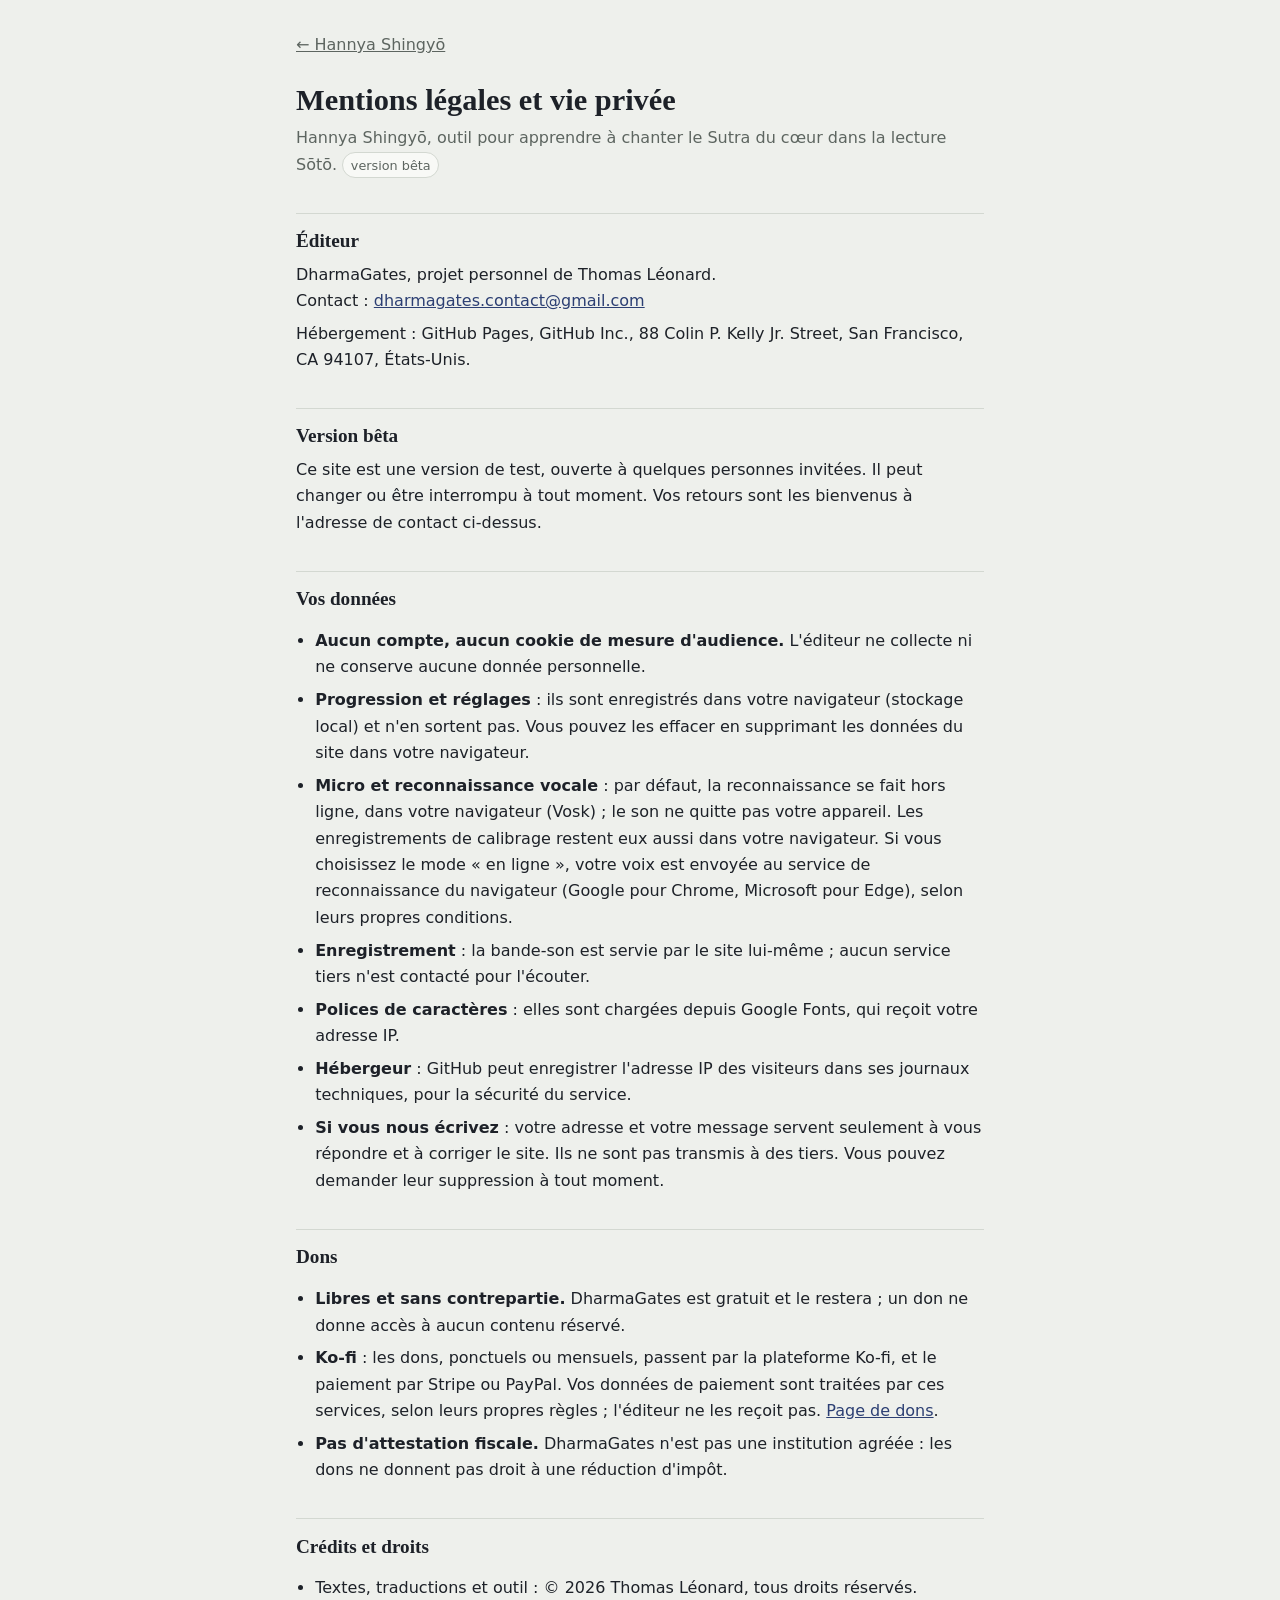
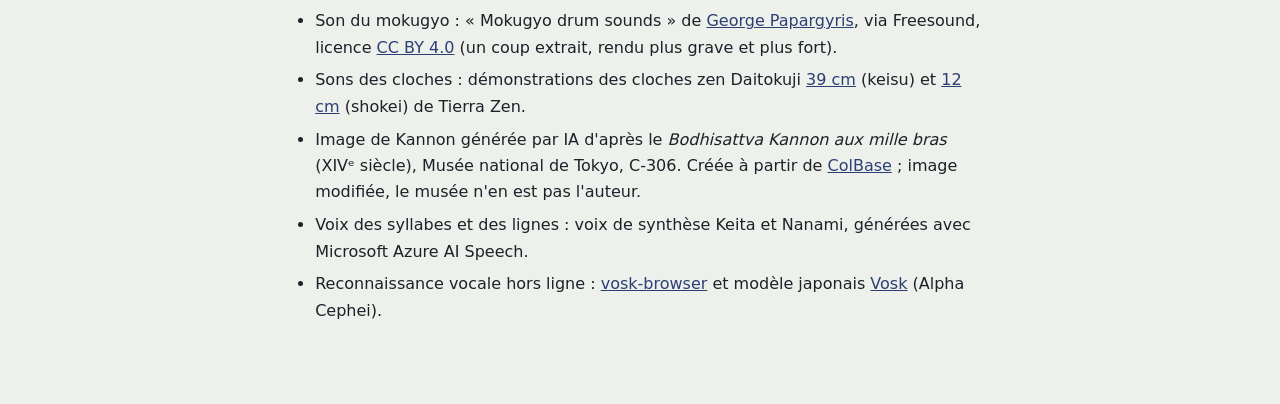
<file: hannya-shingyo/mentions.html>
<!doctype html>
<html lang="fr">
<head>
<meta charset="utf-8">
<meta name="viewport" content="width=device-width,initial-scale=1">
<title>Mentions légales · Hannya Shingyō</title>
<meta name="description" content="Mentions légales, vie privée et crédits du site Hannya Shingyō de DharmaGates.">
<link rel="canonical" href="https://dharmagates.eu/hannya-shingyo/mentions.html">
<link rel="icon" href="favicon.svg" type="image/svg+xml">
<link rel="alternate icon" href="hannya.ico">
<style>
/* Mentions légales et vie privée de la version bêta. Mêmes couleurs que l'accueil, polices du système (aucun appel externe). */
:root{
  --bg:#eef0ec; --surface:#f8f9f6; --ink:#1d2128; --muted:#5d6560; --line:#d3d8d1; --accent:#2c3f73;
  --f-display:"Yu Mincho","Hiragino Mincho ProN",Georgia,serif;
  --f-body:"Yu Gothic","Segoe UI",system-ui,sans-serif;
  color-scheme:light;
}
@media (prefers-color-scheme:dark){
  :root:not([data-theme="light"]){--bg:#12151c; --surface:#1a1e27; --ink:#e6e4dc; --muted:#9aa09a; --line:#2d323d; --accent:#c9a55a; color-scheme:dark}
}
:root[data-theme="dark"]{--bg:#12151c; --surface:#1a1e27; --ink:#e6e4dc; --muted:#9aa09a; --line:#2d323d; --accent:#c9a55a; color-scheme:dark}
*{box-sizing:border-box}
html,body{margin:0}
body{background:var(--bg);color:var(--ink);font:16px/1.65 var(--f-body)}
main{max-width:720px;margin:0 auto;padding:32px 16px 64px}
h1{font:700 1.9em/1.2 var(--f-display);margin:0 0 .2em}
h2{font:700 1.2em/1.3 var(--f-display);margin:1.8em 0 .4em;padding-top:.8em;border-top:1px solid var(--line)}
p,li{margin:.4em 0}
ul{padding-left:1.2em}
a{color:var(--accent)}
.lead{color:var(--muted)}
.back{display:inline-block;margin-bottom:24px;color:var(--muted)}
.beta{display:inline-block;font-size:.8em;padding:.1em .6em;border:1px solid var(--line);border-radius:99px;background:var(--surface);color:var(--muted);vertical-align:middle}
</style>
</head>
<body>
<main>
  <a class="back" href="fr/">← Hannya Shingyō</a>
  <h1>Mentions légales et vie privée</h1>
  <p class="lead">Hannya Shingyō, outil pour apprendre à chanter le Sutra du cœur dans la lecture Sōtō. <span class="beta">version bêta</span></p>

  <h2>Éditeur</h2>
  <p>DharmaGates, projet personnel de Thomas Léonard.<br>
  Contact : <a id="contact" href="mailto:dharmagates.contact@gmail.com">dharmagates.contact@gmail.com</a></p>
  <p>Hébergement : GitHub Pages, GitHub Inc., 88 Colin P. Kelly Jr. Street, San Francisco, CA 94107, États-Unis.</p>

  <h2>Version bêta</h2>
  <p>Ce site est une version de test, ouverte à quelques personnes invitées. Il peut changer ou être interrompu à tout moment. Vos retours sont les bienvenus à l'adresse de contact ci-dessus.</p>

  <h2>Vos données</h2>
  <ul>
    <li><b>Aucun compte, aucun cookie de mesure d'audience.</b> L'éditeur ne collecte ni ne conserve aucune donnée personnelle.</li>
    <li><b>Progression et réglages</b> : ils sont enregistrés dans votre navigateur (stockage local) et n'en sortent pas. Vous pouvez les effacer en supprimant les données du site dans votre navigateur.</li>
    <li><b>Micro et reconnaissance vocale</b> : par défaut, la reconnaissance se fait hors ligne, dans votre navigateur (Vosk) ; le son ne quitte pas votre appareil. Les enregistrements de calibrage restent eux aussi dans votre navigateur. Si vous choisissez le mode « en ligne », votre voix est envoyée au service de reconnaissance du navigateur (Google pour Chrome, Microsoft pour Edge), selon leurs propres conditions.</li>
    <li><b>Enregistrement</b> : la bande-son est servie par le site lui-même ; aucun service tiers n'est contacté pour l'écouter.</li>
    <li><b>Polices de caractères</b> : elles sont chargées depuis Google Fonts, qui reçoit votre adresse IP.</li>
    <li><b>Hébergeur</b> : GitHub peut enregistrer l'adresse IP des visiteurs dans ses journaux techniques, pour la sécurité du service.</li>
    <li><b>Si vous nous écrivez</b> : votre adresse et votre message servent seulement à vous répondre et à corriger le site. Ils ne sont pas transmis à des tiers. Vous pouvez demander leur suppression à tout moment.</li>
  </ul>

  <h2>Dons</h2>
  <ul>
    <li><b>Libres et sans contrepartie.</b> DharmaGates est gratuit et le restera ; un don ne donne accès à aucun contenu réservé.</li>
    <li><b>Ko-fi</b> : les dons, ponctuels ou mensuels, passent par la plateforme Ko-fi, et le paiement par Stripe ou PayPal. Vos données de paiement sont traitées par ces services, selon leurs propres règles ; l'éditeur ne les reçoit pas.<span data-don hidden> <a data-don href="#">Page de dons</a>.</span></li>
    <li><b>Pas d'attestation fiscale.</b> DharmaGates n'est pas une institution agréée : les dons ne donnent pas droit à une réduction d'impôt.</li>
  </ul>

  <h2>Crédits et droits</h2>
  <ul>
    <li>Textes, traductions et outil : © 2026 Thomas Léonard, tous droits réservés.</li>
    <li>Son du mokugyo : « Mokugyo drum sounds » de <a href="https://freesound.org/people/George_Papargyris/sounds/837177/">George Papargyris</a>, via Freesound, licence <a href="https://creativecommons.org/licenses/by/4.0/">CC BY 4.0</a> (un coup extrait, rendu plus grave et plus fort).</li>
    <li>Sons des cloches : démonstrations des cloches zen Daitokuji <a href="https://tierrazen.com/fr-en/products/campana-zen-daitokuji-39-cm">39 cm</a> (keisu) et <a href="https://tierrazen.com/fr-en/products/campana-zen-daitokuji-12-cm">12 cm</a> (shokei) de Tierra Zen.</li>
    <li>Image de Kannon générée par IA d'après le <i>Bodhisattva Kannon aux mille bras</i> (XIVᵉ siècle), Musée national de Tokyo, C-306. Créée à partir de <a href="https://colbase.nich.go.jp/collection_items/tnm/C-306">ColBase</a> ; image modifiée, le musée n'en est pas l'auteur.</li>
    <li>Voix des syllabes et des lignes : voix de synthèse Keita et Nanami, générées avec Microsoft Azure AI Speech.</li>
    <li>Reconnaissance vocale hors ligne : <a href="https://github.com/ccoreilly/vosk-browser">vosk-browser</a> et modèle japonais <a href="https://alphacephei.com/vosk/models">Vosk</a> (Alpha Cephei).</li>
  </ul>
</main>
<script src="dons.js"></script>
</body>
</html>
</file>
<file: site.css>
/* Accueil du site DharmaGates : mêmes couleurs, polices et sceau que l'outil Hannya Shingyō. */
:root{
  --bg:#eef0ec; --surface:#f8f9f6; --ink:#1d2128; --muted:#5d6560; --line:#d3d8d1;
  --accent:#2c3f73; --accent-soft:#dfe4ef; --on-accent:#f8f9f6; --seal:#a3482f; --soon:#e6e8e3;
  --f-display:"Shippori Mincho","Yu Mincho","Hiragino Mincho ProN",Georgia,serif;
  --f-body:"Zen Kaku Gothic New","Yu Gothic","Segoe UI",system-ui,sans-serif;
  color-scheme:light;
}
@media (prefers-color-scheme:dark){
  :root:not([data-theme="light"]){
    --bg:#12151c; --surface:#1a1e27; --ink:#e6e4dc; --muted:#9aa09a; --line:#2d323d;
    --accent:#c9a55a; --accent-soft:#29271f; --on-accent:#12151c; --soon:#20242d; color-scheme:dark;
  }
}
:root[data-theme="dark"]{
  --bg:#12151c; --surface:#1a1e27; --ink:#e6e4dc; --muted:#9aa09a; --line:#2d323d;
  --accent:#c9a55a; --accent-soft:#29271f; --on-accent:#12151c; --soon:#20242d; color-scheme:dark;
}
*{box-sizing:border-box}
html{scroll-behavior:smooth}
html,body{margin:0}
body{background:var(--bg);color:var(--ink);font:16px/1.65 var(--f-body)}
a{color:inherit}
:focus-visible{outline:2px solid var(--accent);outline-offset:2px}
.wrap{max-width:1040px;margin:0 auto;padding:0 16px}

/* En-tête : sceau + nom à gauche, menu à droite (sous le nom sur téléphone) */
.top{display:flex;align-items:center;justify-content:space-between;gap:12px 24px;flex-wrap:wrap;padding-top:14px;padding-bottom:14px}
.brand{display:inline-flex;align-items:center;gap:10px;color:var(--ink);text-decoration:none}
.brand .seal{width:40px;height:40px;flex:none}
.brand .seal path{fill:var(--seal)}
.brand .seal .wear{fill:var(--bg)}
.brand .seal text{fill:#f8f9f6;font-family:var(--f-display)}
.brand span{font:700 20px/1 var(--f-display);letter-spacing:.01em}
.menu ul{list-style:none;margin:0;padding:0;display:flex;flex-wrap:wrap;gap:4px 2px}
.menu a{display:block;padding:.35em .7em;border-radius:999px;text-decoration:none;font-size:.95em;color:var(--muted)}
.menu a:hover,.menu a:focus-visible{color:var(--ink);background:var(--accent-soft)}
.menu .don a{color:var(--seal)}
.menu .lang a{border:1px solid var(--line)}
@media (prefers-color-scheme:dark){:root:not([data-theme="light"]) .menu .don a{color:#d98a6e}}
:root[data-theme="dark"] .menu .don a{color:#d98a6e}

/* Ouverture : en-tête et titre sur fond d'encre, l'estrade du dojo en filigrane dans le coin haut gauche.
   Le fond (.encre) remonte derrière l'en-tête ; l'image est rognée en haut et à gauche et s'efface vers la droite. */
.top,.hero{--ink:#ece9df;--muted:#aab0ad;--line:#2f3542;--accent:#c9a55a;--accent-soft:#262b38;--on-accent:#12151c;--bg:#141822;color:var(--ink)}
.top{position:relative;z-index:2}
.top .menu .don a{color:#e09a7e}
body{overflow-x:hidden}
.hero{position:relative;padding:0;border-bottom:1px solid #2f3542}
.hero .encre{position:absolute;left:0;right:0;bottom:0;top:-220px;z-index:0;overflow:hidden;background:#141822;pointer-events:none}
.hero .encre img{position:absolute;left:-72px;top:-78px;height:calc(100% + 152px);width:auto;opacity:.26;
  -webkit-mask:linear-gradient(90deg,#000 34%,transparent 88%);mask:linear-gradient(90deg,#000 34%,transparent 88%)}
.hero .wrap{position:relative;z-index:1;min-height:min(640px,74vh);display:flex;align-items:center}
.hero-text{margin-left:min(43vw,455px);max-width:620px;padding:20px 0 76px}
.eyebrow{margin:0;font:500 .85em var(--f-body);letter-spacing:.18em;text-transform:uppercase;color:var(--muted)}
h1{font:700 clamp(36px,4.6vw,64px)/1.08 var(--f-display);margin:.3em 0 0;max-width:13em;text-wrap:balance}
h1 .jp{display:block;margin-top:.35em;font-size:.42em;font-weight:500;letter-spacing:.3em;color:var(--muted)}
.lead{max-width:34em;margin:1.4em 0 0;font-size:1.08em;color:var(--muted)}

/* Bouton d'entrée directe dans l'outil, sous l'accroche */
.cta{display:inline-flex;align-items:center;gap:.6em;margin-top:26px;padding:.7em 1.3em;border-radius:999px;background:var(--accent);color:var(--on-accent);text-decoration:none;font-weight:500}
.cta:hover,.cta:focus-visible{filter:brightness(1.1)}
.cta .jp{font-family:var(--f-display);opacity:.8;white-space:nowrap}
@media (max-width:420px){.cta .jp{display:none}}

/* Les deux portes : Pratiquer (行) et Comprendre (学) */
.gates{display:grid;grid-template-columns:1fr 1fr;gap:20px;padding-top:48px}
.gate{background:var(--surface);border:1px solid var(--line);border-radius:14px;overflow:hidden;scroll-margin-top:16px}
.gate > header{display:flex;gap:20px;align-items:center;padding:22px 24px;border-bottom:1px solid var(--line);background:linear-gradient(var(--accent-soft),var(--surface))}
.embleme{flex:none;width:84px;height:84px;display:block}
.embleme svg{width:100%;height:100%;display:block;overflow:visible}
.embleme text{font:700 64px var(--f-display);fill:var(--seal);stroke:var(--surface);stroke-width:5;paint-order:stroke}
.e-h{fill:url(#hach)}.e-r1{fill:none;stroke:var(--ink);stroke-width:1.2}.e-r2{fill:none;stroke:var(--ink);stroke-width:2.4}
.gate h2{font:700 clamp(24px,3vw,30px)/1.15 var(--f-display);margin:0}
.gate header p{margin:.25em 0 0;color:var(--muted);font-size:.95em;line-height:1.5}
.gate ul{list-style:none;margin:0;padding:8px}
.item{display:flex;gap:18px;align-items:center;padding:14px;border-radius:10px;text-decoration:none;color:inherit}
a.item:hover,a.item:focus-visible{background:var(--accent-soft)}
/* Pictogrammes façon gravure : trait fin, hachures, une touche du rouge du sceau */
.defs{position:absolute}
.hl{stroke:var(--ink);stroke-width:.9}
.item .pic{flex:none;width:84px;height:84px}
.item .pic svg{width:100%;height:100%;display:block;overflow:visible}
.pic .s{fill:var(--surface);stroke:var(--ink);stroke-width:2;stroke-linejoin:round}
.pic .d{fill:none;stroke:var(--ink);stroke-width:1.6;stroke-linecap:round;stroke-linejoin:round}
.pic .d.f{stroke-width:1}
.pic .h{fill:url(#hach);stroke:none}
.pic .h.l{fill:url(#hach2)}
.pic .hole{fill:#171a21;stroke:var(--ink);stroke-width:1.6;stroke-linejoin:round}
.pic .a{fill:var(--seal);stroke:none}
.pic .brush{fill:var(--ink);stroke:none}
.item .t{flex:1;min-width:0}
.item b{display:block;font:700 1.08em/1.3 var(--f-display)}
.item small{display:block;color:var(--muted);font-size:.88em;line-height:1.45;margin-top:.15em}
.item .go{flex:none;color:var(--accent);font-size:1.2em}
.item.soon .pic{opacity:.72}
.tag{flex:none;align-self:center;font-size:.75em;letter-spacing:.05em;padding:.15em .65em;border-radius:999px;border:1px solid var(--line);color:var(--muted);white-space:nowrap}
@media (max-width:760px){.gates{grid-template-columns:1fr}}
@media (max-width:420px){.item{gap:12px;padding:12px 8px}.item .pic,.embleme{width:64px;height:64px}.gate > header{padding:18px 16px}}

/* Ce qu'est le site, en deux phrases */
.about{margin-top:56px;padding-top:32px;padding-bottom:32px;border-top:1px solid var(--line);border-bottom:1px solid var(--line)}
.about h2{font:700 clamp(24px,3.4vw,32px)/1.2 var(--f-display);margin:0}
.about p{max-width:42em;margin:.6em 0 0;color:var(--muted)}

footer{padding:28px 0 40px;font-size:.88em;color:var(--muted)}
footer ul{list-style:none;padding:0;margin:0 0 .6em;display:flex;flex-wrap:wrap;gap:6px 22px}
footer a{color:var(--ink)}
footer p{margin:.2em 0}

@media (max-width:900px){
  .hero .wrap{min-height:0;display:block}
  .hero-text{margin-left:0;padding:150px 0 60px}
  .hero .encre img{left:-45px;height:calc(100% + 120px);opacity:.14;-webkit-mask:none;mask:none}
}
@media (max-width:600px){
  .top{flex-direction:column;align-items:flex-start}
}
@media (prefers-reduced-motion:reduce){html{scroll-behavior:auto}}
</file>
<file: ceremonies/ceremonies.css>
/* Module « Cérémonies et rôles du dojo » : s'appuie sur ../site.css (couleurs, polices, en-tête). */
[hidden]{display:none!important}

/* Bandeau d'encre en haut, comme l'accueil, mais plus court */
.bande{background:#141822;border-bottom:1px solid #2f3542}
.titre{--ink:#ece9df;--muted:#aab0ad;color:var(--ink);padding-top:18px;padding-bottom:34px}
.titre h1{font-size:clamp(30px,4vw,48px);max-width:none}
.titre .lead{margin-top:.8em}

main.wrap{padding-top:24px}
h2{font:700 clamp(22px,2.6vw,28px)/1.2 var(--f-display);margin:0 0 .5em}
h3{font:700 1.1em/1.3 var(--f-display);margin:0 0 .4em}
.kanji{font:500 .7em var(--f-display);color:var(--muted);margin-left:.45em;letter-spacing:.05em}
.minute{font-size:.75em;color:var(--muted);margin-left:.5em;white-space:nowrap;font-weight:400}

/* Barre du haut : choix de la cérémonie et fichiers */
.barre{display:flex;flex-wrap:wrap;gap:10px 16px;align-items:center;justify-content:space-between}
.choix{display:flex;align-items:center;gap:8px;font-size:.92em;color:var(--muted);min-width:0;max-width:100%}
select,button,.bouton{font:inherit;font-size:.92em;color:var(--ink);background:var(--surface);border:1px solid var(--line);border-radius:8px;padding:.4em .75em}
select{max-width:100%;min-width:0}
.choix select{flex:1}
button,.bouton{cursor:pointer}
button:hover,.bouton:hover{background:var(--accent-soft)}
button:disabled{opacity:.4;cursor:default}
.outils{display:flex;flex-wrap:wrap;gap:6px}
.message{margin:10px 0 0;padding:.5em .8em;border-radius:8px;background:var(--accent-soft);font-size:.92em}

/* Onglets des vues */
.onglets{display:flex;gap:4px;margin:20px 0 22px;border-bottom:1px solid var(--line);overflow-x:auto;scrollbar-width:none}
.onglets a{flex:none;padding:.55em .9em;text-decoration:none;color:var(--muted);border-bottom:3px solid transparent;margin-bottom:-1px;font-weight:500}
.onglets a:hover{color:var(--ink)}
.onglets a.actif{color:var(--ink);border-bottom-color:var(--seal)}

.tag{display:inline-block;font-size:.72em;font-weight:500;letter-spacing:.04em;padding:.1em .6em;border-radius:999px;border:1px solid var(--line);color:var(--muted);vertical-align:middle;margin-left:.5em;white-space:nowrap}
.aide{color:var(--muted);font-size:.9em;margin:0 0 12px}

/* Une action : texte, sons, signal */
.action{line-height:1.45}
.action + .action{margin-top:.5em}
.action .qui{font-weight:700}
.action.optionnelle .quoi{font-style:italic}
.sons{display:flex;flex-wrap:wrap;gap:4px;margin-top:4px}
.son{display:inline-block;font-size:.78em;font-weight:500;padding:.1em .55em;border-radius:6px;background:var(--accent-soft);color:var(--accent);white-space:nowrap}
.son.grand{font-size:.9em;padding:.2em .7em}
.signal{display:block;font-size:.85em;color:var(--seal);margin-top:3px}
@media (prefers-color-scheme:dark){:root:not([data-theme="light"]) .signal{color:#e09a7e}}
:root[data-theme="dark"] .signal{color:#e09a7e}

/* Aperçu */
.apercu section{margin-bottom:40px}
.resume{font-size:1.05em;margin:.2em 0 .4em;max-width:44em}
.meta{color:var(--muted);font-size:.9em;margin:0}
.encart{margin-top:22px;padding:16px 20px;border-left:4px solid var(--seal);background:var(--surface);border-radius:0 10px 10px 0;max-width:46em}
.encart p{margin:.4em 0 0}
.cartes{list-style:none;margin:0;padding:0;display:grid;grid-template-columns:repeat(auto-fill,minmax(230px,1fr));gap:10px}
.carte{display:block;height:100%;padding:14px 16px;border:1px solid var(--line);border-radius:10px;background:var(--surface);text-decoration:none}
.carte:hover,.carte:focus-visible{background:var(--accent-soft)}
.carte b{font:700 1.1em var(--f-display)}
.carte .tag{margin-left:.4em}
.carte small{display:block;color:var(--muted);font-size:.88em;line-height:1.45;margin-top:.3em}
.prepa{margin:0;padding-left:1.2em}
.prepa li{margin:.25em 0}
.lignees > p{max-width:44em}
.tableau{border-collapse:collapse;font-size:.9em;min-width:640px}
.tableau th,.tableau td{border:1px solid var(--line);padding:.45em .7em;text-align:left;vertical-align:top}
.tableau thead th{background:var(--surface)}
.tableau tbody th{font-weight:500}
.tableau sup a{text-decoration:none;color:var(--accent)}
.notes{font-size:.85em;color:var(--muted);padding-left:1.4em;margin-top:14px}
.notes li{margin:.2em 0}
.defile{overflow-x:auto;-webkit-overflow-scrolling:touch;max-width:100%}

/* Déroulé : la matrice étapes × rôles */
.matrice-cadre{border:1px solid var(--line);border-radius:10px;max-height:78vh;overflow:auto;background:var(--surface)}
.matrice{border-collapse:separate;border-spacing:0;font-size:.86em;min-width:1300px;width:100%}
.matrice th,.matrice td{padding:.5em .6em;border-bottom:1px solid var(--line);border-right:1px solid var(--line);vertical-align:top;text-align:left}
.matrice thead th{position:sticky;top:0;z-index:2;background:var(--surface);font:700 1em var(--f-display);white-space:nowrap;border-bottom:2px solid var(--line)}
.matrice thead th a{text-decoration:none}
.matrice thead th .kanji{display:block;margin:0;font-size:.8em}
.matrice .col-moment{position:sticky;left:0;z-index:1;background:var(--surface);width:150px;min-width:130px;font-weight:500}
.matrice thead .col-moment{z-index:3}
.matrice td{min-width:110px;background:var(--bg)}
.matrice td.vide{background:var(--surface)}
.matrice td.fusion{background:var(--accent-soft)}
.matrice tr.suite th .idem{color:var(--muted)}
.matrice tr.debut > *{border-top:1px solid var(--line)}
.matrice tr.phase th{position:static;background:var(--ink);color:var(--bg);font:700 .95em var(--f-display);letter-spacing:.04em;padding:.4em .7em}
.matrice tr.phase th span{position:sticky;left:.7em}
.matrice tr.variante th{font-size:.85em;color:var(--seal);font-weight:700}
.matrice tr.variante td{background:var(--surface);font-style:italic}

/* Par rôle / par instrument */
.puces-choix{display:flex;flex-wrap:wrap;gap:6px;margin-bottom:18px}
.puces-choix a{padding:.3em .8em;border-radius:999px;border:1px solid var(--line);text-decoration:none;font-size:.92em;background:var(--surface)}
.puces-choix a:hover{background:var(--accent-soft)}
.puces-choix a.actif{background:var(--accent);color:var(--on-accent);border-color:var(--accent)}
.fiche{background:var(--surface);border:1px solid var(--line);border-radius:12px;padding:18px 20px;margin-bottom:24px}
.fiche h2 .tag{font-family:var(--f-body)}
.fiche dl{display:grid;grid-template-columns:max-content 1fr;gap:.35em 1.2em;margin:.8em 0 0}
.fiche dt{color:var(--muted);font-size:.9em}
.fiche dd{margin:0}
@media (max-width:560px){.fiche dl{grid-template-columns:1fr}.fiche dd{margin-bottom:.4em}}
.cta-direct{display:inline-block;margin-top:14px;padding:.5em 1.1em;border-radius:999px;background:var(--accent);color:var(--on-accent);text-decoration:none;font-weight:500;font-size:.95em}
.ecouter{margin:.4em 0 .2em}
.option{display:inline-flex;align-items:center;gap:.3em;font-size:.92em;color:var(--muted);margin:0 0 12px;cursor:pointer}
.sous{margin-top:8px}
.phase-titre{margin:22px 0 8px;padding-bottom:4px;border-bottom:1px solid var(--line)}
.fil{list-style:none;margin:0;padding:0}
.fil > li{padding:10px 0 10px 14px;border-left:3px solid var(--accent);margin-bottom:6px;background:var(--surface);border-radius:0 8px 8px 0;padding-right:12px}
.fil > li.pas-moi{border-left-color:var(--line);background:transparent}
.fil .moment{font-size:.82em;color:var(--muted);font-weight:500;margin-bottom:2px}
.fil .autres{margin-top:6px;padding-top:6px;border-top:1px dashed var(--line);font-size:.88em;color:var(--muted)}
.fil .variante,.direct .variante{margin-top:6px;font-size:.92em;font-style:italic}
.fil .variante b,.direct .variante b{color:var(--seal);font-style:normal}
.son-ligne{display:flex;flex-wrap:wrap;gap:6px;align-items:center}
.son-ligne .qui{font-weight:700;font-size:.92em}
.sons-liste .quoi{font-size:.9em;color:var(--muted);margin-top:2px}

@media (max-width:560px){
  .onglets{gap:0}
  .onglets a{padding:.5em .42em;font-size:.88em}
  .matrice .col-moment{width:100px;min-width:96px}
}

/* En direct : une étape à la fois, gros texte, gros boutons */
.direct{max-width:640px;margin:0 auto}
.direct-reglages{display:flex;flex-wrap:wrap;gap:8px 16px;align-items:center;margin-bottom:12px;font-size:.92em}
.direct-reglages .option{margin:0}
.direct-reglages select{font-weight:700}
button.lien{border:none;background:none;text-decoration:underline;color:var(--muted);padding:0}
.direct-carte{background:var(--surface);border:1px solid var(--line);border-radius:14px;padding:18px 20px 20px;min-height:46vh;touch-action:pan-y}
.direct-carte .ou{font-size:.8em;letter-spacing:.12em;text-transform:uppercase;color:var(--muted)}
.direct-carte h2{font-size:clamp(24px,6vw,32px);margin:.15em 0 .5em}
.direct-carte .moi{font-size:clamp(19px,4.8vw,23px);line-height:1.4;padding:14px 16px;border-radius:10px;background:var(--accent-soft)}
.direct-carte .moi .son{font-size:.8em}
.direct-carte .moi .signal{font-size:.85em}
.direct-carte .moi.rien{background:transparent;border:1px dashed var(--line);font-size:1em;color:var(--muted)}
.direct-carte .moi.rien p{margin:0}
.direct-carte .autres{margin-top:16px;font-size:.92em;color:var(--muted)}
.direct-carte .autres h3{font:500 .8em var(--f-body);letter-spacing:.1em;text-transform:uppercase;margin-bottom:.4em}
.direct-carte .ensuite{margin:18px 0 0;font-size:.88em;color:var(--muted)}
.direct-nav{position:sticky;bottom:0;display:flex;align-items:center;justify-content:space-between;gap:10px;padding:12px 0 calc(12px + env(safe-area-inset-bottom));background:var(--bg)}
.direct-nav .nav{font-size:1.05em;padding:.75em 1.1em;border-radius:12px;min-width:120px}
.direct-nav .nav.principal{background:var(--accent);color:var(--on-accent);border-color:var(--accent)}
.direct-nav .compteur{font-size:.85em;color:var(--muted);text-align:center}
/* En direct, sur téléphone, on gagne de la place en haut */
@media (max-width:700px){
  body.mode-direct .bande,body.mode-direct .barre,body.mode-direct footer{display:none}
  body.mode-direct main.wrap{padding-top:4px}
  body.mode-direct .onglets{margin:4px 0 12px}
  .direct-nav{flex-wrap:wrap}
  .direct-nav .compteur{order:-1;width:100%}
  .direct-nav .nav{min-width:0;flex:1;white-space:nowrap}
  .direct-carte{min-height:40vh}
}

/* Impression : la cérémonie complète en liste, rien d'autre */
#impression{display:none}
@media print{
  .bande,.barre,.message,.onglets,#vue,footer{display:none!important}
  #impression{display:block;font-size:10.5pt;line-height:1.4;color:#000}
  #impression h1{font-size:18pt;margin:0 0 4pt}
  #impression h2{font-size:13pt;margin:14pt 0 4pt;border-bottom:1px solid #999;break-after:avoid}
  #impression h3{font-size:11pt;margin:8pt 0 2pt;break-after:avoid}
  #impression ul{margin:0;padding-left:1.1em}
  #impression li{break-inside:avoid;margin:1pt 0}
  #impression .action{display:inline}
  #impression .action + .action::before{content:" · "}
  #impression .action + .action{margin:0}
  #impression .sons,#impression .signal{display:inline;margin-left:.4em}
  #impression .son{background:none;color:#000;border:1px solid #999;padding:0 .3em}
  #impression .signal{color:#000;font-style:italic}
  body{background:#fff}
}

/* ---------- En bref : le déroulé général, très simplement ---------- */
.bref{max-width:900px}
.bref > section,.bref .temps{margin-bottom:34px}
.bref .intro h2{margin-bottom:.2em}
.bref-intro,.temps{max-width:720px}
.bref-intro{font-size:1.08em;margin:0 0 22px}
.temps{list-style:none;margin:0;padding:0;counter-reset:temps}
.temps > li{counter-increment:temps;position:relative;padding:0 0 22px 58px}
.temps > li::before{content:counter(temps);position:absolute;left:0;top:0;width:40px;height:40px;border-radius:50%;
  display:grid;place-items:center;font:700 1.15em var(--f-display);background:var(--surface);border:2px solid var(--seal);color:var(--seal)}
.temps > li::after{content:"";position:absolute;left:19px;top:44px;bottom:4px;width:2px;background:var(--line)}
.temps > li:last-child::after{display:none}
.temps .t-tete{display:flex;align-items:baseline;gap:8px;flex-wrap:wrap;padding-top:6px}
.temps h3{font-size:1.25em;margin:0}
.temps p{margin:.35em 0 0}
.temps .t-moments{font-size:.85em;color:var(--muted)}
.mots{margin-top:18px}
.mots dl{display:grid;grid-template-columns:max-content 1fr;gap:.35em 1.2em;margin:0}
.mots dt{font-weight:700}
.mots dd{margin:0}
@media (max-width:480px){.mots dl{grid-template-columns:1fr}.mots dd{margin-bottom:.4em}}
.bref .encart{margin-top:26px}

/* ---------- Construire : palette, grille, inspecteur ---------- */
body.mode-construire main.wrap{max-width:none}
.onglets a.onglet-construire{color:var(--seal)}
.onglets a.onglet-construire.actif{color:var(--ink)}
.atelier{--col-moment:170px;--col-role:150px;--col-plus:44px;position:relative}
.a-aide{max-width:70em}
.a-outils{display:flex;flex-wrap:wrap;gap:8px 16px;align-items:center;justify-content:space-between;margin-bottom:12px}
.a-titre b{font:700 1.15em var(--f-display);margin-right:.6em}
.a-titre .etat{font-size:.85em;color:var(--muted)}
.a-actions{display:flex;flex-wrap:wrap;gap:6px}
.a-actions .bouton{text-decoration:none}
.a-corps{display:grid;grid-template-columns:220px minmax(0,1fr);gap:16px;align-items:start}
.atelier.inspecteur-ouvert{margin-right:356px}

.palette{position:sticky;top:10px;max-height:calc(100vh - 20px);overflow:auto;background:var(--surface);border:1px solid var(--line);border-radius:12px;padding:12px}
.p-titre{font-size:1.05em;margin:0 0 8px}
.p-onglets{display:flex;flex-wrap:wrap;gap:4px;margin-bottom:8px}
.p-onglets button{font-size:.85em;padding:.25em .6em;border-radius:999px}
.p-onglets button.actif{background:var(--ink);color:var(--bg);border-color:var(--ink)}
.p-aide{font-size:.8em;color:var(--muted);margin:0 0 8px;line-height:1.4}
.p-liste{display:flex;flex-direction:column;gap:6px}
.p-item{text-align:left;cursor:grab;user-select:none;-webkit-user-select:none;padding:.45em .7em;border-radius:8px;font-size:.9em;border:1px solid var(--line);background:var(--bg);line-height:1.3}
.p-item:active{cursor:grabbing}
.p-item.p-bloc{border-left:4px solid var(--accent)}
.p-item.p-phase{border-left:4px solid var(--ink);font-weight:700}
.p-item.p-son{border-left:4px solid var(--seal);display:flex;flex-direction:column;gap:5px}
.ps-nom{font-weight:700}
.p-joue .ps-nom{display:flex;align-items:center;gap:6px}
.motif{display:flex;flex-direction:column;gap:5px}
.m-suite,.m-ajout{display:flex;flex-wrap:wrap;gap:4px;align-items:center}
.m-coup{font-size:.8em;padding:.1em .5em;border-radius:6px;border:1px solid var(--accent);background:var(--accent-soft);color:var(--accent);cursor:pointer}
.m-coup.m-gatsu{background:var(--surface);border-style:dashed}
.m-coup.m-cascade{border-color:var(--seal);color:var(--seal);background:var(--surface)}
.m-plus{font-size:.78em;padding:.1em .45em;border-radius:6px;cursor:pointer}
.m-vide{font-size:.8em;color:var(--muted)}
.p-item.p-option{display:flex;align-items:center;justify-content:space-between;gap:8px;flex-wrap:wrap}
.ps-reglage{display:flex;align-items:center;gap:6px;flex-wrap:wrap}
.ps-coups{display:inline-flex;align-items:center;border:1px solid var(--line);border-radius:999px;background:var(--surface)}
.ps-pas{border:none;background:none;padding:.05em .55em;font-size:1em;line-height:1.4;cursor:pointer;color:var(--ink);border-radius:999px}
.ps-pas:disabled{opacity:.35;cursor:default}
.ps-nb{min-width:2.2em;text-align:center;font-variant-numeric:tabular-nums;font-size:.92em}
.ps-frappe{font-size:.85em;padding:.15em .3em;border-radius:6px;cursor:pointer}
.p-item.p-role{border-style:dashed}
.p-item.arme{outline:3px solid var(--seal);outline-offset:1px}

.chantier{min-width:0}
.grille-cadre{overflow:auto;border:1px solid var(--line);border-radius:12px;background:var(--surface);max-height:calc(100vh - 40px)}
.grille{position:relative;width:max-content;min-width:100%;font-size:.86em}
.b-entete,.b-ligne{display:grid}
.b-entete{position:sticky;top:0;z-index:4;background:var(--surface);border-bottom:2px solid var(--line)}
.b-coin,.b-col,.b-plus{padding:.5em .6em}
.b-coin{position:sticky;left:0;z-index:2;background:var(--surface);color:var(--muted);font-weight:500;border-right:1px solid var(--line)}
.b-col{border-right:1px solid var(--line);cursor:grab;user-select:none;-webkit-user-select:none}
.b-col b{font:700 1.05em var(--f-display)}
.b-col .kanji{display:block;margin:0;font-size:.8em}
.b-col.choisi,.b-phase.choisi,.b-ligne.choisi .b-moment{background:var(--accent-soft)}
.b-plus{border:none;border-radius:0;background:none;font-size:1.3em;color:var(--accent)}
.poignee{display:inline-block;color:var(--muted);cursor:grab;margin-right:.3em;letter-spacing:-.15em;touch-action:none;padding:0 .15em}
.b-phase{position:sticky;left:0;width:max-content;min-width:100%;background:var(--ink);color:var(--bg);font:700 .95em var(--f-display);padding:.4em .7em;cursor:pointer;user-select:none}
.b-phase .poignee{color:inherit;opacity:.6}
.b-phase .nom{position:sticky;left:.7em}
.b-vide,.b-fin{padding:14px;color:var(--muted);font-size:.9em;border-bottom:1px solid var(--line);background:var(--bg)}
.b-fin{border:2px dashed var(--line);margin:10px;border-radius:10px;text-align:center}
.b-ligne{border-bottom:1px solid var(--line);position:relative}
.b-ligne.debut{border-top:1px solid var(--line)}
.b-moment{grid-column:1;position:sticky;left:0;z-index:2;background:var(--surface);border-right:1px solid var(--line);padding:.45em .5em;cursor:pointer;font-weight:500;line-height:1.35}
.b-moment .idem{color:var(--muted);font-weight:400}
.b-moment .tag{margin:.3em 0 0;display:inline-block}
.b-case{border-right:1px solid var(--line);min-height:44px;background:var(--bg)}
.tuile{position:relative;z-index:1;margin:4px;padding:.4em .5em;border-radius:8px;background:var(--surface);border:1px solid var(--line);
  box-shadow:0 1px 2px rgba(0,0,0,.06);cursor:grab;user-select:none;-webkit-user-select:none;line-height:1.35;min-width:0}
.tuile.sonore{border-left:3px solid var(--seal)}
.tuile.optionnelle .t-texte{font-style:italic}
.tuile.choisi{outline:2px solid var(--accent);outline-offset:1px}
.tuile .sons{margin-top:3px}
.tuile .signal{font-size:.8em}
.t-texte{display:-webkit-box;-webkit-line-clamp:4;-webkit-box-orient:vertical;overflow:hidden}

/* Pendant un glisser */
.fantome{position:fixed;left:0;top:0;z-index:50;pointer-events:none;max-width:240px;padding:.4em .7em;border-radius:8px;background:var(--ink);color:var(--bg);font-size:.85em;box-shadow:0 6px 18px rgba(0,0,0,.25)}
.source-glisse{opacity:.4}
body.glisse-en-cours,body.glisse-en-cours *{cursor:grabbing!important;user-select:none!important;-webkit-user-select:none!important}
.survol{outline:2px dashed var(--seal);outline-offset:-3px;background:var(--accent-soft)!important}
.tuile.survol{outline-style:solid}
.repere{position:absolute;z-index:6;background:var(--seal);border-radius:2px;pointer-events:none}
.repere.horizontal{height:4px}
.repere.vertical{width:4px}
body.glisse-geste .b-case,body.glisse-son .b-case,body.glisse-action .b-case{background:var(--accent-soft)}
.corbeille{position:fixed;left:50%;bottom:calc(16px + env(safe-area-inset-bottom));transform:translateX(-50%);z-index:40;display:none;
  padding:.8em 1.6em;border-radius:999px;background:var(--surface);border:2px dashed var(--seal);color:var(--seal);font-weight:700}
body.glisse-action .corbeille,body.glisse-etape .corbeille,body.glisse-col .corbeille,body.glisse-phasex .corbeille{display:block}
.corbeille.survol{background:var(--seal)!important;color:var(--on-accent)}
.bandeau-arme{position:fixed;left:0;right:0;bottom:0;z-index:40;display:flex;gap:12px;align-items:center;justify-content:center;flex-wrap:wrap;
  padding:12px 16px calc(12px + env(safe-area-inset-bottom));background:var(--ink);color:var(--bg);font-size:.95em}
.bandeau-arme button{background:var(--bg);color:var(--ink)}
body.mode-arme .b-case{background:var(--accent-soft)}

/* Inspecteur : volet à droite (ordinateur), en bas (téléphone) */
.inspecteur{position:fixed;top:0;right:0;bottom:0;width:340px;z-index:30;overflow:auto;background:var(--surface);border-left:1px solid var(--line);
  box-shadow:-6px 0 20px rgba(0,0,0,.08);padding:16px 18px calc(16px + env(safe-area-inset-bottom))}
.i-tete{display:flex;justify-content:space-between;align-items:center;gap:8px;margin-bottom:6px}
.i-tete h2{margin:0;font-size:1.2em}
.i-fermer{border:none;background:none;font-size:1.2em}
.i-ou{color:var(--muted);font-size:.85em;margin:0 0 8px}
.i-champ{display:block;margin:0 0 12px}
.i-liste{margin:0 0 12px}
.i-phrase{border:0;padding:0;margin:0}
.i-pli{border:1px solid var(--line);border-radius:8px;margin:0 0 8px;padding:0 10px}
.i-pli > summary{cursor:pointer;padding:8px 0;font-size:.92em;display:flex;gap:.5em;align-items:baseline;list-style:none}
.i-pli > summary::-webkit-details-marker{display:none}
.i-pli > summary::before{content:'▸';color:var(--muted);flex:0 0 auto}
.i-pli[open] > summary::before{content:'▾'}
.i-pli > summary b{flex:0 0 auto}
.ipl-resume{color:var(--muted);min-width:0;overflow:hidden;text-overflow:ellipsis;white-space:nowrap}
.i-pli[open]{padding-bottom:10px}
.i-pli fieldset.i-cases{border:0;padding:0;margin:0}
.i-pastilles{margin:0 0 12px}
.ip-nom{display:block;font-size:.82em;color:var(--muted);margin-bottom:3px}
.ip-liste{display:flex;flex-wrap:wrap;gap:5px;margin-bottom:6px}
.puce{font:inherit;font-size:.88em;text-align:left;border:1px solid var(--line);background:var(--surface);color:var(--ink);border-radius:14px;padding:.25em .7em;cursor:pointer}
.puce span{color:var(--muted)}
.i-pastilles .p-ajout{margin-top:6px}
.il-ligne{display:flex;align-items:flex-end;gap:6px}
.il-ligne .i-champ{flex:1;min-width:0;margin:0}
.il-plus{flex:0 0 auto;width:2.2em;height:2.2em;font:inherit;font-size:1em;line-height:1;border:1px solid var(--line);background:var(--surface);color:var(--ink);border-radius:8px;cursor:pointer}
.il-plus.actif{background:var(--ink);color:var(--bg);border-color:var(--ink)}
.i-liste .p-ajout select{flex:0 0 auto;width:auto;font:inherit;font-size:.88em;color:var(--ink);background:var(--bg);border:1px solid var(--line);border-radius:8px;padding:.3em .4em}
.i-champ > span{display:block;font-size:.82em;color:var(--muted);margin-bottom:3px}
.i-champ input,.i-champ textarea,.i-champ select,.inspecteur select{width:100%;font:inherit;font-size:.95em;color:var(--ink);background:var(--bg);border:1px solid var(--line);border-radius:8px;padding:.45em .6em}
.i-champ textarea{resize:vertical}
.inspecteur fieldset{border:1px solid var(--line);border-radius:8px;margin:0 0 12px;padding:8px 10px}
.inspecteur legend{font-size:.82em;color:var(--muted);padding:0 4px}
.i-cases label{display:inline-flex;align-items:center;gap:.25em;margin:2px 10px 2px 0;font-size:.92em}
.i-son{display:flex;align-items:center;gap:8px;margin-bottom:6px;flex-wrap:wrap}
.i-son small{color:var(--muted)}
.i-case{display:flex;align-items:center;gap:.35em;margin:0 0 12px}
.i-boutons{display:flex;flex-wrap:wrap;gap:8px;margin-top:6px}
button.danger{color:var(--seal);border-color:var(--seal)}
.i-variante{border-bottom:1px dashed var(--line);margin-bottom:8px}
.i-note{font-size:.82em;color:var(--muted)}

@media (max-width:860px){
  .a-corps{grid-template-columns:1fr}
  .atelier.inspecteur-ouvert{margin-right:0}
  .palette{position:static;max-height:none}
  .p-liste{flex-direction:row;flex-wrap:nowrap;overflow-x:auto;padding-bottom:4px}
  .p-item{flex:none;white-space:nowrap}
  .atelier{--col-moment:110px;--col-role:128px}
  .grille-cadre{max-height:70vh}
  .inspecteur{top:auto;left:0;width:auto;max-height:62vh;border-left:none;border-top:1px solid var(--line);border-radius:14px 14px 0 0;box-shadow:0 -6px 20px rgba(0,0,0,.12)}
}
@media print{.atelier{display:none}}
body.mode-construire .titre{display:none}
body.mode-construire main.wrap{padding-top:12px}
body.mode-construire .onglets{margin:12px 0 14px}
.bref{margin-bottom:40px}
@media (max-width:560px){.onglets{flex-wrap:wrap;overflow:visible}}
.i-son select{width:auto;padding:.25em .4em;font-size:.88em}
.i-son small{flex-basis:100%}

/* ---------- Options (A, B, C…), conditions, références ---------- */
.options{background:var(--surface);border:1px solid var(--line);border-radius:10px;padding:10px 14px;margin:0 0 18px;font-size:.95em}
.options summary{cursor:pointer}
.options[open] summary{margin-bottom:8px}
.o-formules{display:flex;flex-wrap:wrap;align-items:center;gap:6px;margin-bottom:8px}
.o-formules button{font:inherit;font-size:.92em;padding:.3em .8em;border-radius:999px;border:1px solid var(--line);background:var(--bg);color:var(--ink);cursor:pointer}
.o-formules button.actif{background:var(--accent);color:var(--on-accent);border-color:var(--accent)}
.o-liste{list-style:none;margin:0 0 6px;padding:0;display:grid;gap:4px}
.o-liste label{display:block;cursor:pointer;line-height:1.4}
.o-liste small{color:var(--muted)}
.o-choix{display:inline-flex;align-items:center;gap:.4em;margin-top:4px}
.o-choix select{font:inherit;color:var(--ink);background:var(--bg);border:1px solid var(--line);border-radius:8px;padding:.25em .5em}
.tag.opt{border-color:var(--accent);color:var(--accent)}
.tag.condition{font-style:italic}
.ref{display:inline-block;font-size:.72em;color:var(--muted);margin-left:.5em;white-space:nowrap;border-bottom:1px dotted var(--muted);cursor:help}
.glossaire h3{font-family:var(--f-body);font-size:.85em;letter-spacing:.06em;text-transform:uppercase;color:var(--muted);margin:16px 0 6px}
body.mode-direct .options{margin-bottom:10px}
@media print{.options{display:none}}

/* ---------- Construire : actions et objets ---------- */
.p-sous{font-family:var(--f-body);font-size:.8em;letter-spacing:.06em;text-transform:uppercase;color:var(--muted);margin:10px 0 2px}
.p-item.p-option select{max-width:100%;min-width:0;flex:1 1 90px}
.p-sections{gap:12px}
.p-section h3{font-family:var(--f-body);font-size:.8em;letter-spacing:.06em;text-transform:uppercase;color:var(--muted);margin:0 0 4px}
.p-liste.p-puces{flex-direction:row;flex-wrap:wrap;gap:5px}
.p-liste.p-puces .p-item{width:auto;padding:.25em .65em;font-size:.88em;border-radius:999px}
.p-item.p-instr{border-style:dashed}
.p-ajout{display:flex;gap:5px;margin-top:6px}
.p-ajout input{flex:1;min-width:0;font:inherit;font-size:.88em;color:var(--ink);background:var(--bg);border:1px solid var(--line);border-radius:8px;padding:.3em .5em}
.p-ajout button{font:inherit;font-size:.88em;border:1px solid var(--line);background:var(--surface);color:var(--ink);border-radius:8px;padding:.3em .6em;cursor:pointer}
.ps-serie{display:flex;align-items:center;gap:.3em;font-size:.85em;color:var(--muted);width:100%}
.ps-serie input{font:inherit;width:6em;color:var(--ink);background:var(--bg);border:1px solid var(--line);border-radius:6px;padding:.15em .4em}
body.glisse-objet .tuile{outline:2px dashed var(--accent);outline-offset:-2px}
body.glisse-option .b-ligne{outline:2px dashed var(--accent);outline-offset:-3px}
.b-ligne.survol{background:color-mix(in srgb,var(--accent) 12%,transparent)}
.p-opt{border:1px solid var(--line);border-radius:10px;padding:7px 8px;margin-top:6px;display:flex;flex-direction:column;gap:6px;background:var(--bg)}
.po-tete{display:flex;align-items:center;gap:6px}
.po-tete small{color:var(--muted);font-size:.8em;margin-right:auto}
.po-tete .po-puce{width:auto;padding:.25em .65em;font-size:.88em;border-radius:999px}
.p-opt input[type=text]{flex:1;min-width:0;font:inherit;font-size:.88em;color:var(--ink);background:var(--surface);border:1px solid var(--line);border-radius:8px;padding:.3em .5em}
.po-suppr{font:inherit;border:0;background:none;color:var(--muted);cursor:pointer;font-size:1.15em;line-height:1;padding:.1em .35em;border-radius:6px}
.po-suppr:hover{color:var(--ink);background:var(--surface)}
.po-exclut{display:flex;flex-wrap:wrap;gap:3px 10px;font-size:.85em;color:var(--muted)}
.po-exclut label{color:var(--ink);white-space:nowrap}
.po-ajout{font:inherit;font-size:.88em;border:1px dashed var(--line);background:none;color:var(--ink);border-radius:8px;padding:.4em .6em;margin-top:8px;cursor:pointer;width:100%}
@media (max-width:860px){.po-cartes{display:flex;gap:8px;overflow-x:auto;align-items:flex-start;padding-bottom:4px}.p-opt{flex:0 0 240px}.p-section{min-width:0;max-width:100%}}
.i-phrase{border:1px solid var(--line);border-radius:8px;padding:8px 10px;margin:0 0 12px}
.i-phrase legend{font-size:.82em;color:var(--muted);padding:0 4px}
@media (max-width:860px){.p-sections{flex-direction:column;overflow-x:visible}.p-liste.p-puces{flex-wrap:nowrap;overflow-x:auto;padding-bottom:4px}.p-liste.p-puces .p-item{flex:0 0 auto}}
.b-moment .tag.opt{margin-left:.4em}
@media (max-width:860px){.p-liste{align-items:flex-start}.p-sous{align-self:center;margin:0 4px}}
</file>
<file: hannya-shingyo/accueil.css>
/* Page d'accueil (toutes les langues) : mêmes couleurs et polices que l'outil. */
/* Page d'accueil : présente l'outil et fait entrer dans la langue choisie. Mêmes couleurs et polices que l'outil.
   Le titre en grand, les kanji dessous, tout centré ; au milieu, le vers « shin mu ke ge » (l'esprit sans obstacle)
   comme dans l'outil, le carré jaune passant doucement de kanji en kanji. */
:root{
  --bg:#eef0ec; --surface:#f8f9f6; --ink:#1d2128; --muted:#5d6560; --line:#d3d8d1;
  --accent:#2c3f73; --accent-soft:#dfe4ef; --on-accent:#f8f9f6;
  --f-display:"Shippori Mincho","Yu Mincho","Hiragino Mincho ProN",Georgia,serif;
  --f-body:"Zen Kaku Gothic New","Yu Gothic","Segoe UI",system-ui,sans-serif;
  color-scheme:light;
}
@media (prefers-color-scheme:dark){
  :root:not([data-theme="light"]){
    --bg:#12151c; --surface:#1a1e27; --ink:#e6e4dc; --muted:#9aa09a; --line:#2d323d;
    --accent:#c9a55a; --accent-soft:#29271f; --on-accent:#12151c; color-scheme:dark;
  }
}
:root[data-theme="dark"]{
  --bg:#12151c; --surface:#1a1e27; --ink:#e6e4dc; --muted:#9aa09a; --line:#2d323d;
  --accent:#c9a55a; --accent-soft:#29271f; --on-accent:#12151c; color-scheme:dark;
}
*{box-sizing:border-box}
html,body{margin:0}
body{background:var(--bg);color:var(--ink);font:16px/1.65 var(--f-body)}
a{color:inherit}
:focus-visible{outline:2px solid var(--accent);outline-offset:2px}
.page{position:relative;overflow:hidden;min-height:100vh}
/* Langue de la page d'accueil (les boutons plus bas, eux, font entrer dans l'outil) */
.pagelang{position:absolute;top:16px;right:16px;display:inline-flex;align-items:center;gap:.4em;font-size:.9em;color:var(--muted)}
.pagelang select{font:inherit;color:var(--ink);background:var(--surface);border:1px solid var(--line);border-radius:6px;padding:.25em .4em}
/* Logo DharmaGates : sceau de pierre usée portant 門 (la porte) ; les éclats prennent la couleur du fond */
.brand{display:inline-flex;align-items:center;gap:10px;color:var(--ink);text-decoration:none}
.brand .seal{width:40px;height:40px;flex:none}
.brand .seal path{fill:#a3482f}
.brand .seal .wear{fill:var(--bg)}
.brand .seal text{fill:#f8f9f6;font-family:var(--f-display)}
.brand span{font:700 20px/1 var(--f-display);letter-spacing:.01em}
.brand:hover span,.brand:focus-visible span{color:var(--accent)}
.brand.corner{position:absolute;top:12px;left:16px}
@media (max-width:600px){.pagelang{position:static;justify-content:center;margin-bottom:12px}.brand.corner{position:static;display:flex;width:max-content;margin:0 auto 14px}}
/* Kannon en filigrane : le dessin sert de masque, la couleur suit le thème */
.kannon{position:absolute;inset:0;pointer-events:none;background:var(--ink);opacity:.07;
  -webkit-mask:url(kannon.webp) center/contain no-repeat;mask:url(kannon.webp) center/contain no-repeat}
main{position:relative;max-width:1000px;margin:0 auto;padding:48px 16px 40px;text-align:center}
main > .intro,main > .langs,main > .feats,main > .more,main > .notes{max-width:820px;margin-left:auto;margin-right:auto}
h1{font:700 clamp(34px,6vw,62px)/1.08 var(--f-display);margin:12px 0 0;letter-spacing:.01em;text-wrap:balance}
.title-ro{margin:.35em 0 0;font:500 clamp(15px,1.8vw,18px)/1.3 var(--f-display);letter-spacing:.06em;color:var(--muted)}
.title-jp{margin:.45em 0 0;font:500 clamp(20px,2.8vw,28px)/1.3 var(--f-display);letter-spacing:.32em;color:var(--muted)}
.tagline{margin:1.3em 0 0;font:500 clamp(18px,2.2vw,22px) var(--f-display);min-height:1.6em}
/* L'accroche passe d'une langue à l'autre : elle s'efface en montant, la suivante apparaît */
.tagline .rot{display:inline-block;transition:opacity .7s ease,transform .7s ease}
.tagline .rot.out{opacity:0;transform:translateY(-.4em)}
.tagline .rot.in{opacity:0;transform:translateY(.4em);transition:none}
.sr{position:absolute;width:1px;height:1px;overflow:hidden;clip:rect(0 0 0 0);white-space:nowrap}
/* Le vers : le carré jaune est un calque sous le texte des kanji, qui glisse de l'un à l'autre */
.hero{max-width:520px;margin:30px auto 0;padding:22px 0 18px;border-top:1px solid var(--line);border-bottom:1px solid var(--line)}
.line{position:relative;display:inline-flex;gap:6px;flex-wrap:wrap;justify-content:center;font-size:clamp(17px,2.4vw,22px)}
.syl{position:relative;display:inline-flex;flex-direction:column;align-items:center;min-width:3em;padding:.35em .5em;border:1px solid var(--line);border-radius:8px;background:var(--surface);line-height:1.25}
.syl > span{position:relative;z-index:2;transition:color .9s ease}
.syl .c{font:500 1.6em var(--f-display)}
.syl .k{font:500 .72em var(--f-display);color:var(--muted)}
.syl .r{font:700 1.05em var(--f-display)}
.syl.on > span{color:var(--on-accent)}
.hl{position:absolute;left:0;top:0;z-index:1;border-radius:8px;background:var(--accent);
  transition:transform 1.1s cubic-bezier(.45,0,.25,1),width 1.1s cubic-bezier(.45,0,.25,1)}
.hero .m{margin:.9em 0 0;font:500 1.1em var(--f-display);color:var(--accent)}
.hero .m em{font-style:normal;color:var(--muted)}
.intro{margin-top:1.6em;color:var(--muted)}
/* Entrée : un bouton par langue, chacun dans sa langue ; celle de la page est en avant */
.langs{display:flex;flex-wrap:wrap;gap:10px;justify-content:center;margin-top:30px}
.langs a{display:inline-flex;flex-direction:column;align-items:center;min-width:7.2em;padding:.55em 1.1em;border:1px solid var(--line);border-radius:999px;
  background:var(--surface);text-decoration:none;font-weight:500;transition:border-color .15s,background .15s}
.langs a small{font-size:.72em;font-weight:400;color:var(--muted);line-height:1.2}
.langs a:hover,.langs a:focus-visible{border-color:var(--accent);background:var(--accent-soft)}
.langs a[aria-current="true"]{background:var(--accent);border-color:var(--accent);color:var(--on-accent)}
.langs a[aria-current="true"] small{color:var(--on-accent);opacity:.8}
.feats{list-style:none;padding:30px 0 0;margin-top:52px;border-top:1px solid var(--line);display:grid;gap:14px;grid-template-columns:repeat(auto-fit,minmax(200px,1fr));text-align:left}
.feats b{font:700 1em var(--f-display);display:block}
.feats span{color:var(--muted);font-size:.93em}
.notes{margin-top:44px;font-size:.85em;color:var(--muted)}
.notes p{margin:.3em 0}
.notes .don{margin:.3em 0 .9em}
.notes .don a{color:var(--accent)}
@media (max-width:600px){.langs a{min-width:calc(50% - 5px)}}
@media (prefers-reduced-motion:reduce){.hl,.syl > span{transition:none}}

/* Bloc « En savoir plus » : fermé par défaut, texte lu par les moteurs de recherche */
.more{margin-top:40px;padding-top:22px;border-top:1px solid var(--line);text-align:left}
.more summary{cursor:pointer;font:700 1.05em var(--f-display);color:var(--accent);list-style-position:inside;text-align:center}
.more summary:focus-visible{outline:2px solid var(--accent);outline-offset:4px;border-radius:4px}
.more h2{font:700 1.15em/1.3 var(--f-display);margin:1.6em 0 .4em}
.more p,.more li{color:var(--muted);line-height:1.65}
.more ol{padding-left:1.4em}
.more li{margin:.35em 0}
.more b{color:var(--ink)}
.more .src{font-size:.85em;margin-top:1.6em}
</file>
